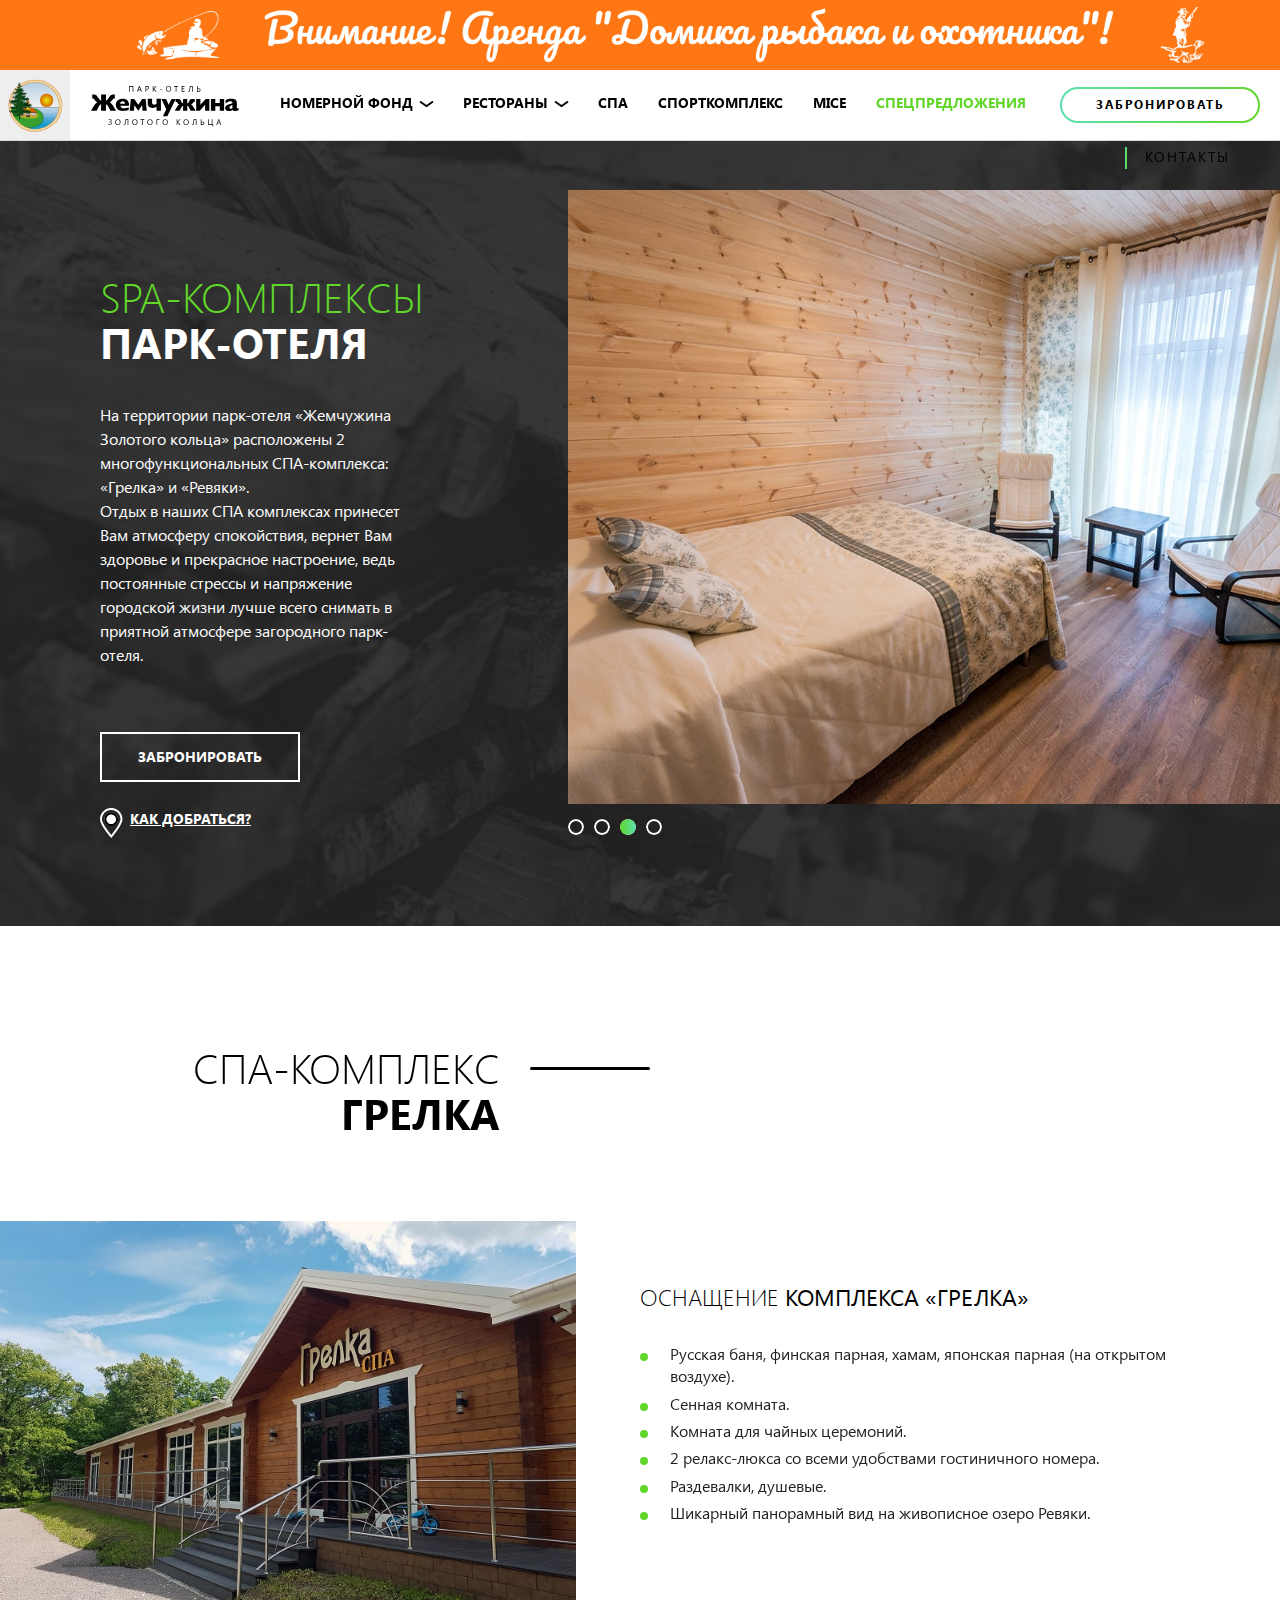
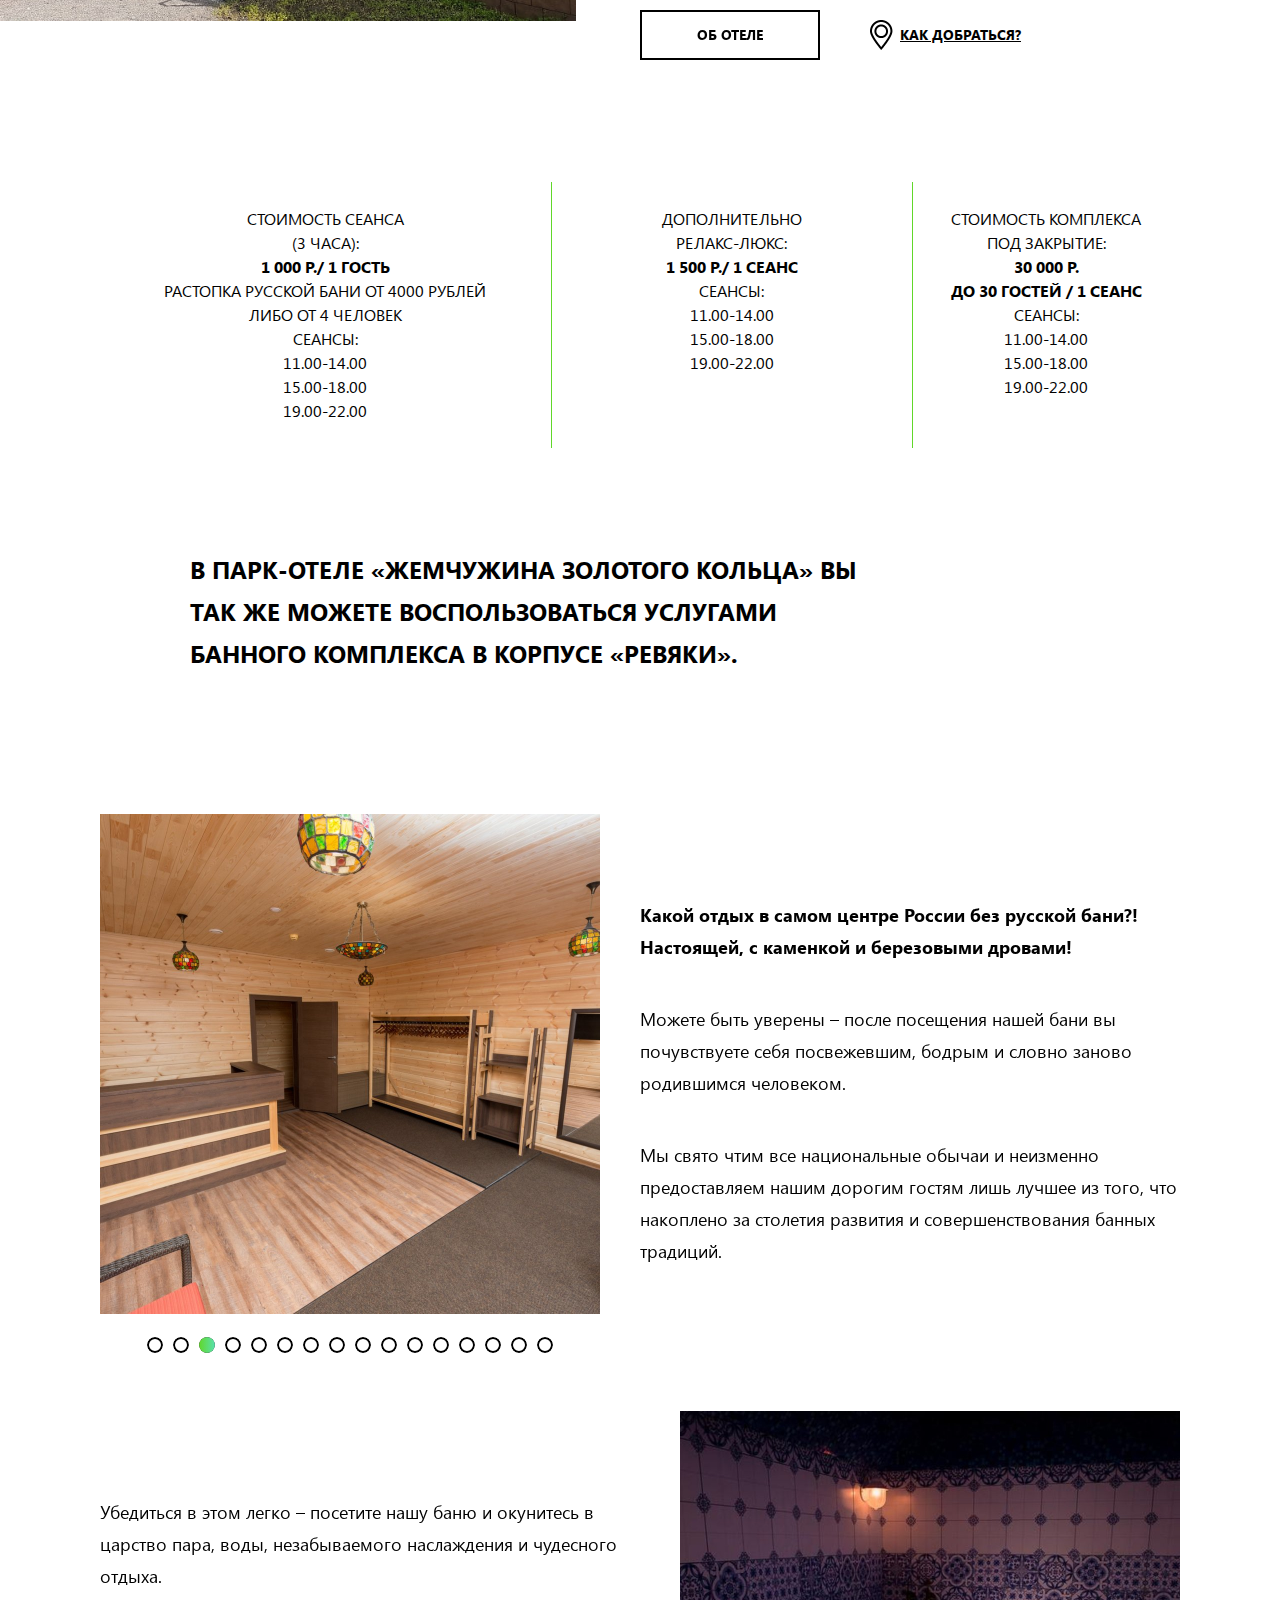
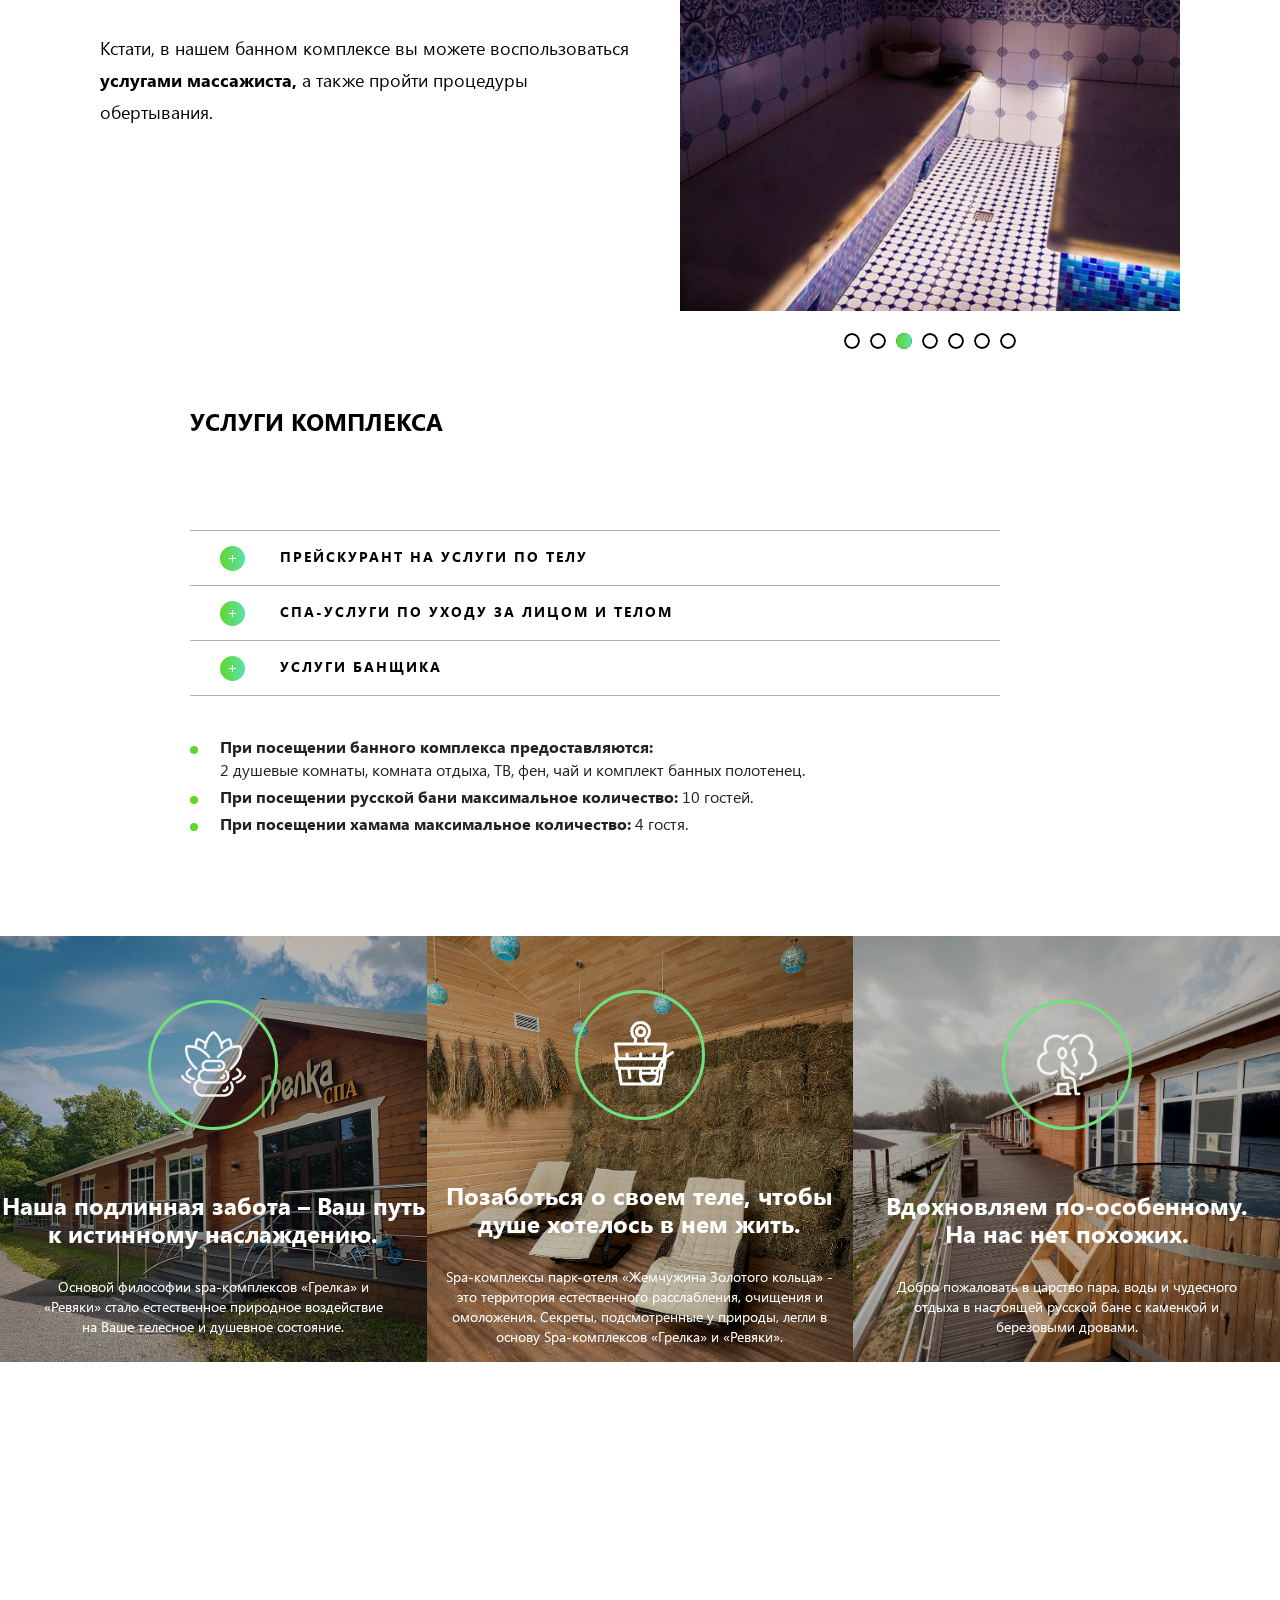
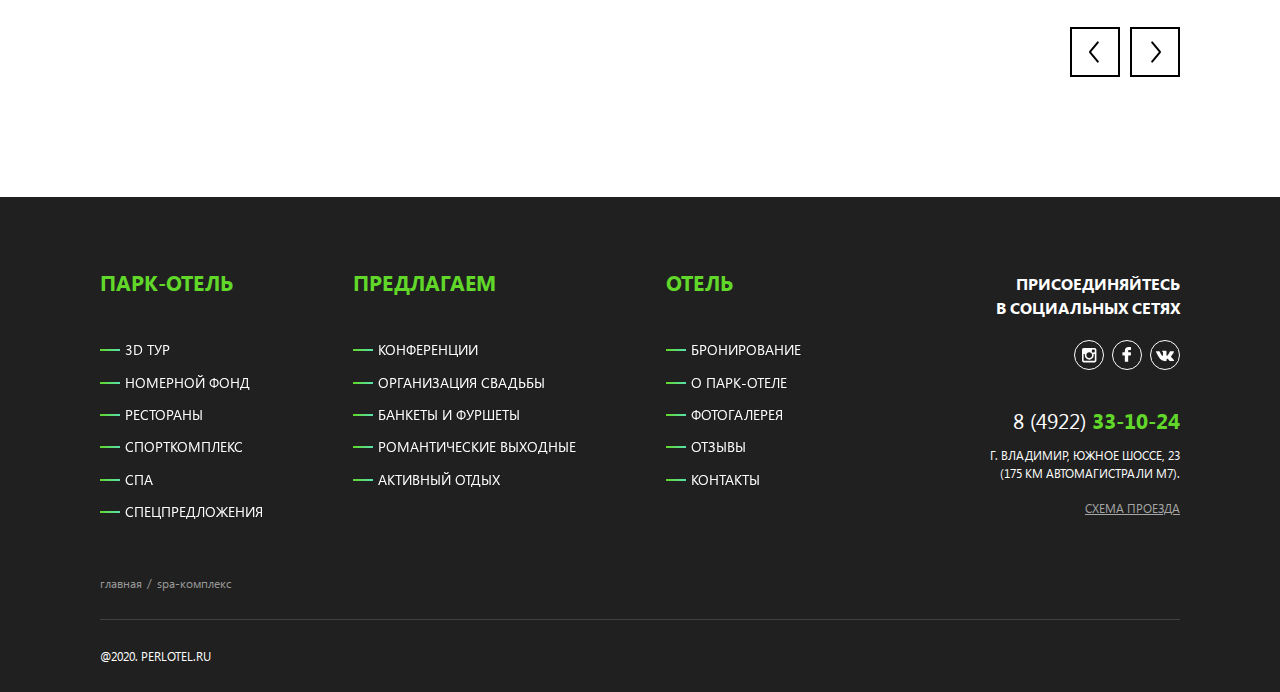
<file: index.html>
<!DOCTYPE html>
<html class="no-js" data-scrapbook-source="https://www.perlotel.ru/spa/" data-scrapbook-create="20200704050731559"><!--<![endif]-->
<head>
	<base>
	<title>SPA-комплекс - Жемчужина Золотого кольца</title>
	<meta name="description" content="Отдых в нашем СПА комплексе принесет Вам атмосферу спокойствия, вернет Вам здоровье и прекрасное настроение, ведь постоянные стрессы и напряжение городской жизни лучше всего снимать в приятно">
	<meta name="keywords" content="spa, комплекс">
	<meta name="robots" content="index, follow">

	<meta charset="UTF-8">
	<meta http-equiv="X-UA-Compatible" content="IE=edge,chrome=1">
	<meta name="viewport" content="width=device-width, initial-scale=1">
	<meta name="format-detection" content="telephone=no">
    
    
    <meta name="language" content="ru-RU">
    
    
    
    
    
    <meta property="og:image:type" content="image/png">
    
    
    
    
    
    
    
    
    <meta name="DC.type" content="Text">
    <meta name="DC.format" content="text/html">
    <meta name="DC.language" content="ru-RU">
    
	<link rel="stylesheet" href="normalize5.min.css">
	<link rel="stylesheet" href="swiper.min.css">
	<link rel="stylesheet" href="daterangepicker.min.css">
	<link rel="stylesheet" href="jquery-ui.min.css">
	<link rel="stylesheet" href="jquery-ui.structure.min.css">
	<link rel="stylesheet" href="jquery-ui.theme.min.css">
	<link rel="stylesheet" href="default-skin.css">
	<link rel="stylesheet" href="photoswipe.css">
	<link rel="stylesheet" href="style.css">
	<link rel="stylesheet" href="main.css">

	<link href="css.css" rel="stylesheet" type="text/css">
	<!-- SCRIPTS -->
	
	
	
	
	
	
	
	
	
	
	
	
	
	
	<!--[if IE]>
		<script src="https://html5shiv.googlecode.com/svn/trunk/html5.js"></script>
		
	<![endif]-->
	<!--[if lt IE 9]>
		<script src="template/js/html5-3.6-respond-1.1.0.min.js"></script>
	<![endif]-->
	
<style type="text/css" data-ymaps="css-modules">.ymaps-2-1-76-pie-chart,.ymaps-2-1-76-pie-chart-caption{position:absolute;display:block;font-family:Arial,sans;font-size:13px}.ymaps-2-1-76-pie-chart{text-align:center;background-size:100% 100%;overflow:visible;z-index:1}.ymaps-2-1-76-pie-chart-caption{-webkit-transform:translate(-50%,0);transform:translate(-50%,0);background-color:rgba(255,255,255,.8);border-radius:3px;padding:0 8px;line-height:24px;max-width:200px;box-sizing:border-box;text-overflow:ellipsis;overflow:hidden;white-space:nowrap;z-index:-1}.ymaps-2-1-76-pie-chart-content,.ymaps-2-1-76-pie-chart-icon{position:absolute;top:0;left:0;height:100%;width:100%}.ymaps-2-1-76-pie-chart-icon{z-index:0}.ymaps-2-1-76-pie-chart-content{z-index:1}
/**/
.ymaps-2-1-76-controls__bottom,.ymaps-2-1-76-controls__toolbar{position:absolute;width:100%}.ymaps-2-1-76-controls__toolbar_left{float:left;height:0}.ymaps-2-1-76-controls__toolbar_right{float:right;height:0}.ymaps-2-1-76-controls__control_toolbar{display:inline-block;vertical-align:top}.ymaps-2-1-76-controls__control{display:block;position:absolute;vertical-align:top}.ymaps-2-1-76-controls__control_visibility_hidden{display:none}
/**/
.ymaps-2-1-76-route-panel-button__button{display:block}.ymaps-2-1-76-route-panel-button__panel-icon{background-image:url("")}
/**/
.ymaps-2-1-76-tile-not-found{text-align:center;display:block;font-family:Arial,serif;font-size:10px;white-space:nowrap;position:absolute;top:40%;width:90%;left:10%;overflow:hidden}
/**/
.ymaps-2-1-76-map{position:relative;z-index:0;display:block;margin:0!important;padding:0!important;text-align:left!important;text-decoration:none!important;color:#000;font-weight:400!important;font-style:normal!important;line-height:normal;-webkit-tap-highlight-color:rgba(0,0,0,0);-webkit-print-color-adjust:exact;-webkit-transform:translate3d(0,0,0);transform:translate3d(0,0,0)}.ymaps-2-1-76-map-bg{background-image:url("");background-size:16px 16px}.ymaps-2-1-76-map ymaps,.ymaps-2-1-76-map ymaps:after,.ymaps-2-1-76-map ymaps:before{box-sizing:content-box}.ymaps-2-1-76-map iframe{position:static;opacity:1;margin:0;outline:0;box-shadow:none;border:0;border-radius:0;background:0 0;padding:0;max-width:unset;max-height:unset;min-width:unset;min-height:unset;vertical-align:top;user-select:none;-ms-user-select:none;-moz-user-select:none;-webkit-user-select:none}a .ymaps-2-1-76-map{text-decoration:none!important;color:#000;font-style:normal!important}.ymaps-2-1-76-fullscreen{overflow:hidden!important}.ymaps-2-1-76-touch-action-none{touch-action:none}.ymaps-2-1-76-user-selection-none,.ymaps-2-1-76-user-selection-none *{-webkit-tap-highlight-color:rgba(0,0,0,0);-webkit-touch-callout:none;-webkit-user-select:none;-moz-user-select:none;-ms-user-select:none;user-select:none}.ymaps-2-1-76-display-none{display:none!important}.ymaps-2-1-76-visibility-hidden{visibility:hidden!important}ymaps,ymaps canvas,ymaps input,ymaps svg{max-width:none;max-height:none}.ymaps-2-1-76-graphics-SVG svg{all:unset;overflow:hidden}.ymaps-2-1-76-ground-pane{will-change:transform}.ymaps-2-1-76-areas-pane,.ymaps-2-1-76-balloon-pane,.ymaps-2-1-76-controls-pane,.ymaps-2-1-76-controls__bottom,.ymaps-2-1-76-controls__toolbar,.ymaps-2-1-76-events-pane,.ymaps-2-1-76-ground-pane,.ymaps-2-1-76-panel-pane,.ymaps-2-1-76-places-pane,.ymaps-2-1-76-ruler-balloon-pane,.ymaps-2-1-76-ruler-line-pane,.ymaps-2-1-76-searchpanel-pane{left:0}.ymaps-2-1-76-controls-pane *,.ymaps-2-1-76-searchpanel-pane *{text-align:left}@media print{.ymaps-2-1-76-patched-for-print{background:0 0!important;display:list-item!important;list-style-position:inside!important}}.ymaps-2-1-76-patched-for-print-preload .ymaps-2-1-76-patched-for-print{background:0 0!important;display:list-item!important;list-style-position:inside!important}.ymaps-2-1-76-svg-icon-content{letter-spacing:-.5px;margin-left:-.5px}
/**/
.ymaps-2-1-76-inner-panes,.ymaps-2-1-76-outer-panes{display:block;position:absolute;padding:0!important;margin:0!important}.ymaps-2-1-76-inner-panes{overflow:hidden;width:100%;height:100%}.ymaps-2-1-76-outer-panes{width:0;height:0}
/**/
@media print{.ymaps-2-1-76-controls-pane{visibility:hidden}}
/**/
.ymaps-2-1-76-control-popup__spinner{-webkit-animation-name:spinner;animation-name:spinner;-webkit-animation-duration:1s;animation-duration:1s;-webkit-animation-iteration-count:infinite;animation-iteration-count:infinite;-webkit-animation-timing-function:linear;animation-timing-function:linear;overflow:hidden;position:relative}.ymaps-2-1-76-control-popup__spinner__circle{overflow:hidden;position:absolute;left:50%;top:0;width:100%;height:100%}.ymaps-2-1-76-control-popup__spinner__circle:before{content:'';border-radius:100%;box-shadow:inset 0 0 0 2px #fc0;position:absolute;left:-50%;top:0;width:100%;height:100%}.ymaps-2-1-76-control-popup-parent{position:relative;display:block}.ymaps-2-1-76-control-popup{position:absolute;top:100%;display:none;margin-top:13px;white-space:normal;-webkit-user-select:none;-moz-user-select:none;-ms-user-select:none;user-select:none;-webkit-transform:translate3d(0,0,0);transform:translate3d(0,0,0)}.ymaps-2-1-76-control-popup.ymaps-2-1-76-control-popup{padding-bottom:0}.ymaps-2-1-76-control-popup.ymaps-2-1-76-control-popup_open{display:block}.ymaps-2-1-76-control-popup.ymaps-2-1-76-control-popup_fullscreen{width:100%;margin-top:0;padding:0}.ymaps-2-1-76-control-popup.ymaps-2-1-76-control-popup_static{position:static;margin-top:0}.ymaps-2-1-76-control-popup__tail{display:block;position:absolute;z-index:10;border-left:13.4px solid transparent;border-right:13.4px solid transparent;border-bottom:13.4px solid rgba(0,0,0,.15);top:-12.4px}.ymaps-2-1-76-control-popup__tail-front{display:block;position:absolute;border-left:13px solid transparent;border-right:13px solid transparent;border-bottom:13px solid #fff;left:-13px;top:1.4px}.ymaps-2-1-76-control-popup.ymaps-2-1-76-control-popup_fullscreen .ymaps-2-1-76-control-popup__tail,.ymaps-2-1-76-control-popup.ymaps-2-1-76-control-popup_static>.ymaps-2-1-76-control-popup__tail{display:none}.ymaps-2-1-76-control-popup__header{display:none;line-height:20px;padding:9px 10px 4px;border-bottom:1px solid rgba(0,0,0,.2)}.ymaps-2-1-76-control-popup__icon{width:26px;height:26px;display:inline-block;vertical-align:middle;position:relative;top:-2px;padding-right:4px}.ymaps-2-1-76-control-popup__title{font-family:sans-serif;font-size:15px;-webkit-user-select:none;-moz-user-select:none;-ms-user-select:none;user-select:none;cursor:default}.ymaps-2-1-76-control-popup.ymaps-2-1-76-control-popup_fullscreen .ymaps-2-1-76-control-popup__header,.ymaps-2-1-76-control-popup.ymaps-2-1-76-control-popup_show-header .ymaps-2-1-76-control-popup__header{display:block}.ymaps-2-1-76-control-popup__hide{box-sizing:border-box!important;border-width:1px;border-style:solid;border-radius:3px;background-clip:border-box;color:#000;vertical-align:middle;text-decoration:none;font-family:Arial,Helvetica,sans-serif;cursor:pointer;-webkit-transition:background-color .15s ease-out,border-color .15s ease-out,opacity .15s ease-out;transition:background-color .15s ease-out,border-color .15s ease-out,opacity .15s ease-out;display:inline-block;text-align:left;height:28px;background-color:#fff;border-color:rgba(0,0,0,.2);float:right;position:relative;top:-4px}a.ymaps-2-1-76-control-popup__hide,a.ymaps-2-1-76-control-popup__hide:active,a.ymaps-2-1-76-control-popup__hide:hover,a.ymaps-2-1-76-control-popup__hide:link,a.ymaps-2-1-76-control-popup__hide:visited{color:#000!important;text-decoration:none!important}.ymaps-2-1-76-control-popup__hide-text{display:inline-block;position:relative;border:none;text-decoration:none;white-space:nowrap;font-size:13px;line-height:26px;padding:0 12px}.ymaps-2-1-76-control-popup__hide:hover{border-color:rgba(0,0,0,.3)}.ymaps-2-1-76-control-popup__hide.ymaps-2-1-76-_pressed,.ymaps-2-1-76-control-popup__hide:active{background-color:#f3f1ed}.ymaps-2-1-76-control-popup__hide.ymaps-2-1-76-_disabled{cursor:default;background-color:#ebebeb}.ymaps-2-1-76-control-popup__hide.ymaps-2-1-76-_disabled .ymaps-2-1-76-control-popup__hide-text{opacity:.5}.ymaps-2-1-76-control-popup__hide-icon{display:block;width:26px;height:26px;background-repeat:no-repeat;background-image:url("")}.ymaps-2-1-76-control-popup.ymaps-2-1-76-control-popup_static .ymaps-2-1-76-control-popup__hide{display:none}.ymaps-2-1-76-control-popup__content{display:block;overflow-x:hidden;min-width:40px;min-height:20px;background:#fff;-webkit-user-select:auto;-moz-user-select:auto;-ms-user-select:auto;user-select:auto}.ymaps-2-1-76-control-popup.ymaps-2-1-76-control-popup_fullscreen>.ymaps-2-1-76-control-popup__content{box-sizing:border-box;border:1px solid rgba(0,0,0,.2);border-bottom:0}.ymaps-2-1-76-control-popup__layout{display:block;overflow-y:auto}.ymaps-2-1-76-control-popup.ymaps-2-1-76-control-popup.ymaps-2-1-76-control-popup_content-loading .ymaps-2-1-76-control-popup__layout{display:block;overflow-y:visible;text-align:center;height:44px}.ymaps-2-1-76-control-popup__spinner{top:14px;left:6px;display:inline-block;width:16px;height:16px}@-webkit-keyframes spinner{0%{-webkit-transform:rotate(0deg);transform:rotate(0deg)}to{-webkit-transform:rotate(360deg);transform:rotate(360deg)}}@keyframes spinner{0%{-webkit-transform:rotate(0deg);transform:rotate(0deg)}to{-webkit-transform:rotate(360deg);transform:rotate(360deg)}}.ymaps-2-1-76-control-popup{-webkit-animation:none .25s ease-out;animation:none .25s ease-out}@-webkit-keyframes control-popup-show-animation{0%{margin-top:0;opacity:0;-webkit-transform:scale(.1,.1);transform:scale(.1,.1)}to{margin-top:13px;opacity:1;-webkit-transform:scale(1,1);transform:scale(1,1)}}@keyframes control-popup-show-animation{0%{margin-top:0;opacity:0;-webkit-transform:scale(.1,.1);transform:scale(.1,.1)}to{margin-top:13px;opacity:1;-webkit-transform:scale(1,1);transform:scale(1,1)}}@-webkit-keyframes control-popup-hide-animation{0%{margin-top:13px;opacity:1}to{margin-top:0;opacity:0;-webkit-transform:scale(.1,.1);transform:scale(.1,.1)}}@keyframes control-popup-hide-animation{0%{margin-top:13px;opacity:1}to{margin-top:0;opacity:0;-webkit-transform:scale(.1,.1);transform:scale(.1,.1)}}@-webkit-keyframes control-popup-show-animation-fullscreen{0%{margin-top:-30px;opacity:0}to{margin-top:0;opacity:1}}@keyframes control-popup-show-animation-fullscreen{0%{margin-top:-30px;opacity:0}to{margin-top:0;opacity:1}}@-webkit-keyframes control-popup-hide-animation-fullscreen{0%{margin-top:0;opacity:1}to{margin-top:-30px;opacity:0}}@keyframes control-popup-hide-animation-fullscreen{0%{margin-top:0;opacity:1}to{margin-top:-30px;opacity:0}}
/**/
.ymaps-2-1-76-popup{display:none;position:absolute;z-index:32700;padding:1px}
/**/
.ymaps-2-1-76-popup_theme_ffffff{-webkit-box-shadow:inset 0 0 0 1px rgba(0,0,0,.15),0 8px 30px -5px rgba(0,0,0,.5);-moz-box-shadow:inset 1px 1px 10px #aaa;box-shadow:inset 0 0 0 1px rgba(0,0,0,.15),0 8px 30px -5px rgba(0,0,0,.5)}.ymaps-2-1-76-popup_theme_ffffff .ymaps-2-1-76-popup__content{background:#fff}.ymaps-2-1-76-popup_theme_ffffff .ymaps-2-1-76-popup__tail{background:rgba(0,0,0,.15);background:-webkit-linear-gradient(45deg,rgba(0,0,0,.15) 50%,rgba(0,0,0,0) 50%);background:-moz-linear-gradient(45deg,rgba(0,0,0,.15) 50%,rgba(0,0,0,0) 50%);background:-o-linear-gradient(45deg,rgba(0,0,0,.15) 50%,rgba(0,0,0,0) 50%)}.ymaps-2-1-76-popup_theme_ffffff .ymaps-2-1-76-popup__tail:after{background-color:#fff}
/**/
.ymaps-2-1-76-copyright{position:relative;z-index:1;display:block;height:20px;top:-25px;float:right;margin-right:3px;margin-left:10px}.ymaps-2-1-76-copyright_float_left{float:left}.ymaps-2-1-76-copyright_fog_yes{float:none}.ymaps-2-1-76-copyright__wrap{display:block;overflow:hidden}.ymaps-2-1-76-copyright__layout{position:relative;z-index:1;top:1px;display:table;float:right}.ymaps-2-1-76-copyright__content-cell,.ymaps-2-1-76-copyright__logo-cell{display:table-cell;vertical-align:top}.ymaps-2-1-76-copyright__logo-cell{padding-left:4px}.ymaps-2-1-76-copyright__content-cell{height:20px}.ymaps-2-1-76-copyright__content{display:inline-block;float:right;padding:0 4px 1px;white-space:nowrap;border-radius:3px;background-color:rgba(255,255,255,.75);font:11px/14px Verdana,Arial,sans-serif}.ymaps-2-1-76-copyright_fog_yes .ymaps-2-1-76-copyright__content{background-color:transparent}.ymaps-2-1-76-copyright_fog_yes .ymaps-2-1-76-copyright__wrap{margin-left:17px}.ymaps-2-1-76-copyright_fog_yes:after{position:absolute;z-index:-1;top:1px;right:50px;left:17px;height:15px;content:'';border-radius:0 3px 3px 0;background-color:rgba(255,255,255,.75)}.ymaps-2-1-76-copyright_logo_no.ymaps-2-1-76-copyright_fog_yes:after{right:0}.ymaps-2-1-76-copyright_logo_no .ymaps-2-1-76-copyright__logo-cell,.ymaps-2-1-76-copyright_providers_no .ymaps-2-1-76-copyright__text,.ymaps-2-1-76-copyright_ua_no .ymaps-2-1-76-copyright__agreement,.ymaps-2-1-76-copyright_ua_no.ymaps-2-1-76-copyright_providers_no .ymaps-2-1-76-copyright__content-cell{display:none}.ymaps-2-1-76-copyright__fog{position:absolute;z-index:2;top:1px;left:0;display:none;width:12px;height:15px;padding-left:5px;border-radius:3px 0 0 3px;background:rgba(255,255,255,.75);font:11px/14px Verdana,Arial,sans-serif}.ymaps-2-1-76-copyright_fog_yes .ymaps-2-1-76-copyright__fog{display:block}.ymaps-2-1-76-copyright__extend{margin-left:.4em}.ymaps-2-1-76-copyright__link{text-decoration:underline!important;color:#333!important}.ymaps-2-1-76-copyright__link:hover{color:#c00!important}
/**/
.ymaps-2-1-76-copyright__logo{display:block;width:46px;height:20px;position:relative;top:-2px;opacity:.7;background-position:0 100%;background-repeat:no-repeat;background-image:url("")}.ymaps-2-1-76-copyright_color_white .ymaps-2-1-76-copyright__logo{opacity:.95;background-image:url("")}.ymaps-2-1-76-copyright .ymaps-2-1-76-copyright__logo:hover{opacity:1}.ymaps-2-1-76-copyright__logo_lang_en{background-image:url("")}.ymaps-2-1-76-copyright_color_white .ymaps-2-1-76-copyright__logo_lang_en{background-image:url("")}
/**/
.ymaps-2-1-76-gotoymaps{display:inline-block;margin:2px 5px 0 0;padding:0 8px;user-select:none;-ms-user-select:none;-moz-user-select:none;-webkit-user-select:none}.ymaps-2-1-76-gotoymaps-container{display:-webkit-box;-webkit-box-align:center;display:-webkit-flex;display:flex;border-radius:3px;background-color:#fff;cursor:pointer;overflow:hidden;white-space:nowrap;height:24px;box-shadow:0 1px 2px 1px rgba(0,0,0,.15),0 2px 5px -3px rgba(0,0,0,.15)}.ymaps-2-1-76-gotoymaps-container__pin{background:url("") no-repeat;width:12px;height:18px;margin:auto 6px}.ymaps-2-1-76-gotoymaps-container__text{margin-right:6px;font-family:Arial;font-size:12px;font-weight:400;font-style:normal;font-stretch:normal;line-height:normal;letter-spacing:normal;text-align:left;display:-webkit-box;display:-webkit-flex;display:flex}.ymaps-2-1-76-gotoymaps-container__text-container{margin:auto;height:24px;line-height:24px}.ymaps-2-1-76-gotoymaps-container__text-container ymaps{white-space:nowrap;overflow:hidden}.ymaps-2-1-76-gotoymaps-container__text-container_animate{-webkit-animation:ymaps-2-1-76-inception_maps_button_flick 300ms 1 ease-in-out;animation:ymaps-2-1-76-inception_maps_button_flick 300ms 1 ease-in-out}.ymaps-2-1-76-gotoymaps-container__text-container>*{margin:auto;display:block;opacity:1;-webkit-transition:opacity 300ms;transition:opacity 300ms}.ymaps-2-1-76-gotoymaps-container__text-container>_in{opacity:0}.ymaps-2-1-76-gotoymaps-container__text-container>_out{opacity:0;position:absolute}@-webkit-keyframes ymaps-2-1-76-inception_maps_button_flick{0%{-webkit-transform:translateY(-25px);transform:translateY(-25px)}to{-webkit-transform:translateY(0);transform:translateY(0)}}@keyframes ymaps-2-1-76-inception_maps_button_flick{0%{-webkit-transform:translateY(-25px);transform:translateY(-25px)}to{-webkit-transform:translateY(0);transform:translateY(0)}}
/**/
.ymaps-2-1-76-map-copyrights-promo{position:absolute;bottom:0;left:0;height:34px}@media print{.ymaps-2-1-76-map-copyrights-promo{visibility:hidden}}
/**/
.ymaps-2-1-76-panorama-screen{display:block;position:relative;overflow:hidden;background:#687d86;background:url("") center/cover no-repeat}.ymaps-2-1-76-panorama-screen__canvas{display:block;width:100%;height:100%}.ymaps-2-1-76-panorama-screen iframe{max-width:unset;max-height:unset;min-width:unset;min-height:unset}
/**/
.ymaps-2-1-76-panorama-control__inception{position:absolute;text-align:left;top:0;left:0}.ymaps-2-1-76-panorama-control__zoom{position:absolute;bottom:16px;left:16px;z-index:10}.ymaps-2-1-76-panorama-control__zoom-in,.ymaps-2-1-76-panorama-control__zoom-out{display:block;margin:8px 0}.ymaps-2-1-76-panorama-control__top-right{position:absolute;top:16px;right:16px;z-index:10}.ymaps-2-1-76-panorama-control__name{display:inline-block}.ymaps-2-1-76-panorama-control__close,.ymaps-2-1-76-panorama-control__fullscreen{display:inline-block;margin:0 4px}.ymaps-2-1-76-panorama-control__name{font-family:Arial,Helvetica,sans-serif;font-size:18px;color:rgba(255,255,255,.85);text-shadow:0 2px 2px rgba(0,0,0,.8);line-height:38px;max-width:370px;white-space:nowrap;text-decoration:none;text-overflow:ellipsis;overflow:hidden;margin:0 12px;vertical-align:middle}.ymaps-2-1-76-panorama-control__copyright{position:absolute;bottom:10px;right:0}.ymaps-2-1-76-panorama-control__copyright-link{border-radius:3px;background:rgba(255,255,255,.75);padding:0 4px 1px;margin:0 2px;line-height:14px!important;font:11px Verdana,Arial,sans-serif!important;text-decoration:underline!important;color:#000!important}.ymaps-2-1-76-panorama-control__copyright-link:hover{color:#c00!important}.ymaps-2-1-76-panorama-control__copyright-logo{display:inline-block;vertical-align:bottom;margin:0 2px;width:50px;height:20px;background-size:contain;-webkit-transform:translate3d(0,0,0);transform:translate3d(0,0,0)}.ymaps-2-1-76-panorama-control__close.ymaps-2-1-76-_hidden,.ymaps-2-1-76-panorama-control__copyright-link.ymaps-2-1-76-_hidden,.ymaps-2-1-76-panorama-control__copyright-logo.ymaps-2-1-76-_hidden,.ymaps-2-1-76-panorama-control__fullscreen.ymaps-2-1-76-_hidden,.ymaps-2-1-76-panorama-control__inception.ymaps-2-1-76-_hidden,.ymaps-2-1-76-panorama-control__logo.ymaps-2-1-76-_hidden,.ymaps-2-1-76-panorama-control__name.ymaps-2-1-76-_hidden,.ymaps-2-1-76-panorama-control__zoom.ymaps-2-1-76-_hidden{display:none!important}@media print{.ymaps-2-1-76-panorama-control__name{color:rgba(255,255,255,.85)!important;text-shadow:0 2px 2px rgba(0,0,0,.8)!important;right:20px!important}.ymaps-2-1-76-panorama-control__close,.ymaps-2-1-76-panorama-control__fullscreen,.ymaps-2-1-76-panorama-control__inception,.ymaps-2-1-76-panorama-control__name,.ymaps-2-1-76-panorama-control__zoom{display:none!important}}
/**/
.ymaps-2-1-76-panorama-fault{display:block;position:relative;width:100%;height:100%;z-index:5}.ymaps-2-1-76-panorama-fault__msg{width:500px;position:absolute;top:50%;left:50%;-webkit-transform:translate(-50%,-50%);transform:translate(-50%,-50%)}.ymaps-2-1-76-panorama-fault__icon{float:left;width:110px;height:110px;background:url("") center/contain no-repeat;margin-right:30px}.ymaps-2-1-76-panorama-fault__text{font:26px Arial;line-height:36px;color:#fff;padding:6px}
/**/
.ymaps-2-1-76-panorama-unsupported{display:table;position:relative;width:100%;height:100%;z-index:5;text-align:center}.ymaps-2-1-76-panorama-unsupported__msg{display:table-cell;height:100%;vertical-align:middle;min-width:200px}.ymaps-2-1-76-panorama-unsupported__text,.ymaps-2-1-76-panorama-unsupported__title{display:block;text-align:center;color:#fff;font-family:Arial}.ymaps-2-1-76-panorama-unsupported__title{font-size:22px;line-height:24px;margin-bottom:48px}.ymaps-2-1-76-panorama-unsupported__title.ymaps-2-1-76-_hidden{display:none}.ymaps-2-1-76-panorama-unsupported__text{font-size:16px;line-height:22px}
/**/
.ymaps-2-1-76-float-button{background-color:#fff;border-color:transparent;box-shadow:0 1px 2px 1px rgba(0,0,0,.15),0 2px 5px -3px rgba(0,0,0,.15);box-sizing:border-box!important;border-width:1px;border-style:solid;border-radius:3px;background-clip:border-box;color:#000;vertical-align:middle;text-decoration:none;font-family:Arial,Helvetica,sans-serif;cursor:pointer;-webkit-transition:background-color .15s ease-out,border-color .15s ease-out,opacity .15s ease-out;transition:background-color .15s ease-out,border-color .15s ease-out,opacity .15s ease-out;display:inline-block;text-align:left;height:28px}a.ymaps-2-1-76-float-button,a.ymaps-2-1-76-float-button:active,a.ymaps-2-1-76-float-button:hover,a.ymaps-2-1-76-float-button:link,a.ymaps-2-1-76-float-button:visited{color:#000!important;text-decoration:none!important}.ymaps-2-1-76-float-button-text{position:relative;border:none;text-decoration:none;white-space:nowrap;font-size:13px;line-height:26px;padding:0 12px}.ymaps-2-1-76-float-button.ymaps-2-1-76-_pressed,.ymaps-2-1-76-float-button:active{background-color:#f3f1ed}.ymaps-2-1-76-float-button.ymaps-2-1-76-_disabled{cursor:default;background-color:#ebebeb}.ymaps-2-1-76-float-button.ymaps-2-1-76-_disabled .ymaps-2-1-76-float-button-text{opacity:.5}.ymaps-2-1-76-float-button.ymaps-2-1-76-_checked{background-color:#ffeba0}.ymaps-2-1-76-float-button.ymaps-2-1-76-_checked.ymaps-2-1-76-_pressed,.ymaps-2-1-76-float-button.ymaps-2-1-76-_checked:active{background-color:#fee481}.ymaps-2-1-76-float-button.ymaps-2-1-76-_checked.ymaps-2-1-76-_disabled{background-color:#d9d9d9!important}.ymaps-2-1-76-float-button{position:relative;padding-left:26px;overflow:hidden}.ymaps-2-1-76-float-button.ymaps-2-1-76-_hidden-icon{padding-left:0}.ymaps-2-1-76-float-button-icon{position:absolute;left:0}.ymaps-2-1-76-float-button-text{display:block;overflow:hidden;text-overflow:ellipsis;padding-left:12px;padding-right:12px}.ymaps-2-1-76-float-button-icon+.ymaps-2-1-76-float-button-text{padding-left:4px}.ymaps-2-1-76-float-button.ymaps-2-1-76-_hidden-icon .ymaps-2-1-76-float-button-icon,.ymaps-2-1-76-float-button.ymaps-2-1-76-_hidden-text .ymaps-2-1-76-float-button-text{display:none}.ymaps-2-1-76-float-button.ymaps-2-1-76-_hidden-icon .ymaps-2-1-76-float-button-text{padding-left:12px}.ymaps-2-1-76-float-button.ymaps-2-1-76-_pin_left{border-top-right-radius:0!important;border-bottom-right-radius:0!important;position:relative;z-index:2}.ymaps-2-1-76-float-button.ymaps-2-1-76-_pin_left.ymaps-2-1-76-_checked,.ymaps-2-1-76-float-button.ymaps-2-1-76-_pin_right.ymaps-2-1-76-_checked{z-index:1}.ymaps-2-1-76-float-button.ymaps-2-1-76-_pin_right{border-top-left-radius:0!important;border-bottom-left-radius:0!important;position:relative;z-index:2}.ymaps-2-1-76-float-button-icon{display:inline-block;width:16px;height:16px;border:5px solid transparent;background-repeat:no-repeat;background-position:center;vertical-align:top}.ymaps-2-1-76-_disabled .ymaps-2-1-76-float-button-icon{opacity:.5}.ymaps-2-1-76-float-button-icon_icon_geolocation{background-image:url("")}.ymaps-2-1-76-float-button-icon_icon_ruler{background-image:url("")}.ymaps-2-1-76-float-button-icon_icon_fold{background-image:url("")}.ymaps-2-1-76-float-button-icon_icon_plus{background-image:url("")}.ymaps-2-1-76-float-button-icon_icon_minus{background-image:url("")}.ymaps-2-1-76-float-button-icon_icon_layers{background-image:url("")}.ymaps-2-1-76-float-button-icon_icon_expand{background-image:url("")}.ymaps-2-1-76-float-button-icon_icon_collapse{background-image:url("")}.ymaps-2-1-76-float-button-icon_icon_magnifier{background-image:url("")}.ymaps-2-1-76-float-button-icon_icon_routes{background-image:url("")}
/**/
.ymaps-2-1-76-node-size-parent-style{visibility:hidden!important;position:absolute;overflow:hidden;width:0;height:0;display:block;zoom:1!important}.ymaps-2-1-76-node-size-parent-pane-style{visibility:hidden!important;position:relative;overflow:visible;display:block;zoom:1!important}.ymaps-2-1-76-node-size-node-style,.ymaps-2-1-76-node-size-w3c-box-model-test{overflow:hidden!important;overflow-x:hidden!important;overflow-y:hidden!important}.ymaps-2-1-76-node-size-node-style{position:absolute!important;zoom:1!important;display:block!important}.ymaps-2-1-76-node-size-w3c-box-model-test{width:100px!important;border-left-width:10px!important}.ymaps-2-1-76-node-size-no-scrolls-test,.ymaps-2-1-76-node-size-paddings-test{display:block!important;overflow:hidden!important;overflow-x:hidden!important;overflow-y:hidden!important}.ymaps-2-1-76-node-size-paddings-test{border-width:0!important;width:0!important;height:0!important}.ymaps-2-1-76-node-size-no-scrolls-test{position:absolute!important;left:0!important;top:0!important;width:100px!important;height:100px!important;visibility:visible!important}.ymaps-2-1-76-node-size-scrolls-test{overflow:scroll!important;overflow-x:scroll!important;overflow-y:scroll!important}
/**/
.ymaps-2-1-76-panorama-gotoymaps{display:inline-block}.ymaps-2-1-76-panorama-gotoymaps_align{padding:3px 0 0 3px}.ymaps-2-1-76-panorama-gotoymaps-container{display:-webkit-box;-webkit-box-align:center;display:-webkit-flex;display:flex;border-radius:16px;background-color:rgba(255,255,255,.8);cursor:pointer;white-space:nowrap;height:32px;box-shadow:0 2px 3px 1px rgba(0,0,0,.2);margin:16px 5px 5px 16px}.ymaps-2-1-76-panorama-gotoymaps-container__pin{background:url("") no-repeat;width:12px;height:18px;margin:auto 8px auto 13px}.ymaps-2-1-76-panorama-gotoymaps-container__pin_align{margin:auto 10px}.ymaps-2-1-76-panorama-gotoymaps-container__text{margin-right:13px;font-family:Arial;font-size:13px;font-weight:400;font-style:normal;font-stretch:normal;line-height:normal;letter-spacing:normal;text-align:left;display:-webkit-box;display:-webkit-flex;display:flex}.ymaps-2-1-76-panorama-gotoymaps-container__text-container{margin:auto;height:100%;display:table}.ymaps-2-1-76-panorama-gotoymaps-container__text-container ymaps{display:table-cell;vertical-align:middle}.ymaps-2-1-76-panorama-gotoymaps-container__text-container>*{margin:auto;display:block;opacity:1;-webkit-transition:opacity 300ms;transition:opacity 300ms}
/**/
.ymaps-2-1-76-cluster-night-content{color:#fff}
/**/
.ymaps-2-1-76-islets_icon-with-caption__caption-block{position:absolute;top:-37px}.ymaps-2-1-76-islets_icon-with-caption__caption-block .ymaps-2-1-76-islets_icon-caption{padding-left:20px}
/**/
.ymaps-2-1-76-circle-icon-with-caption__caption-block{position:absolute;top:-13px}.ymaps-2-1-76-circle-icon-with-caption__caption-block .ymaps-2-1-76-islets_icon-caption{padding-left:16px}
/**/
.ymaps-2-1-76-islets_pictogram-icon-with-caption__caption-block{position:absolute;top:-50px}.ymaps-2-1-76-islets_pictogram-icon-with-caption__caption-block .ymaps-2-1-76-islets_icon-caption{padding-left:30px}
/**/
.ymaps-2-1-76-islets_pictogram-circle-icon-with-caption__caption-block{position:absolute;top:-13px}.ymaps-2-1-76-islets_pictogram-circle-icon-with-caption__caption-block .ymaps-2-1-76-islets_icon-caption{padding-left:24px}
/**/
.ymaps-2-1-76-placemark{position:absolute;z-index:1;right:2px;bottom:12px;height:28px;background-repeat:repeat-x;background-position:0 -60px;background-size:auto!important}.ymaps-2-1-76-placemark__content{position:relative;z-index:5;display:block;width:auto;height:27px;margin:0 -3px;text-align:center;white-space:nowrap;color:#000;font:13px Arial,sans-serif}.ymaps-2-1-76-placemark__content-inner{display:block;overflow:hidden;margin-top:6px;margin-left:5px;margin-right:5px;height:15px}.ymaps-2-1-76-placemark__content-inner>*{display:block}.ymaps-2-1-76-placemark_state_active .ymaps-2-1-76-placemark__content{margin-right:-9px}.ymaps-2-1-76-placemark__l{width:13px}.ymaps-2-1-76-placemark__l,.ymaps-2-1-76-placemark__r{position:absolute;z-index:4;display:block;height:27px}.ymaps-2-1-76-placemark__l{left:-13px;background-position:0 0}.ymaps-2-1-76-placemark__r{right:-14px;width:14px;background-position:-14px 0}.ymaps-2-1-76-placemark_state_active .ymaps-2-1-76-placemark__r{right:-26px;width:26px;height:41px;background-position:-80px 0}
/**/
.ymaps-2-1-76-placemark_theme_black,.ymaps-2-1-76-placemark_theme_black .ymaps-2-1-76-placemark__l,.ymaps-2-1-76-placemark_type_blank.ymaps-2-1-76-placemark_theme_black .ymaps-2-1-76-placemark__r{background-image:url("")}.ymaps-2-1-76-placemark_theme_black .ymaps-2-1-76-placemark__r{background-image:url("")}.ymaps-2-1-76-placemark_theme_blue,.ymaps-2-1-76-placemark_theme_blue .ymaps-2-1-76-placemark__l,.ymaps-2-1-76-placemark_type_blank.ymaps-2-1-76-placemark_theme_blue .ymaps-2-1-76-placemark__r{background-image:url("")}.ymaps-2-1-76-placemark_theme_blue .ymaps-2-1-76-placemark__r{background-image:url("")}.ymaps-2-1-76-placemark_theme_brown,.ymaps-2-1-76-placemark_theme_brown .ymaps-2-1-76-placemark__l,.ymaps-2-1-76-placemark_type_blank.ymaps-2-1-76-placemark_theme_brown .ymaps-2-1-76-placemark__r{background-image:url("")}.ymaps-2-1-76-placemark_theme_brown .ymaps-2-1-76-placemark__r{background-image:url("")}.ymaps-2-1-76-placemark_theme_red,.ymaps-2-1-76-placemark_theme_red .ymaps-2-1-76-placemark__l,.ymaps-2-1-76-placemark_type_blank.ymaps-2-1-76-placemark_theme_red .ymaps-2-1-76-placemark__r{background-image:url("")}.ymaps-2-1-76-placemark_theme_red .ymaps-2-1-76-placemark__r{background-image:url("")}.ymaps-2-1-76-placemark_theme_darkblue,.ymaps-2-1-76-placemark_theme_darkblue .ymaps-2-1-76-placemark__l,.ymaps-2-1-76-placemark_type_blank.ymaps-2-1-76-placemark_theme_darkblue .ymaps-2-1-76-placemark__r{background-image:url("")}.ymaps-2-1-76-placemark_theme_darkblue .ymaps-2-1-76-placemark__r{background-image:url("")}.ymaps-2-1-76-placemark_theme_darkorange,.ymaps-2-1-76-placemark_theme_darkorange .ymaps-2-1-76-placemark__l,.ymaps-2-1-76-placemark_type_blank.ymaps-2-1-76-placemark_theme_darkorange .ymaps-2-1-76-placemark__r{background-image:url("")}.ymaps-2-1-76-placemark_theme_darkorange .ymaps-2-1-76-placemark__r{background-image:url("")}.ymaps-2-1-76-placemark_theme_night,.ymaps-2-1-76-placemark_theme_night .ymaps-2-1-76-placemark__l,.ymaps-2-1-76-placemark_type_blank.ymaps-2-1-76-placemark_theme_night .ymaps-2-1-76-placemark__r{background-image:url("")}.ymaps-2-1-76-placemark_theme_night .ymaps-2-1-76-placemark__r{background-image:url("")}.ymaps-2-1-76-placemark_theme_pink,.ymaps-2-1-76-placemark_theme_pink .ymaps-2-1-76-placemark__l,.ymaps-2-1-76-placemark_type_blank.ymaps-2-1-76-placemark_theme_pink .ymaps-2-1-76-placemark__r{background-image:url("")}.ymaps-2-1-76-placemark_theme_pink .ymaps-2-1-76-placemark__r{background-image:url("")}.ymaps-2-1-76-placemark_theme_gray,.ymaps-2-1-76-placemark_theme_gray .ymaps-2-1-76-placemark__l,.ymaps-2-1-76-placemark_theme_grey,.ymaps-2-1-76-placemark_type_blank.ymaps-2-1-76-placemark_theme_gray .ymaps-2-1-76-placemark__r{background-image:url("")}.ymaps-2-1-76-placemark_theme_gray .ymaps-2-1-76-placemark__r{background-image:url("")}.ymaps-2-1-76-placemark_theme_grey .ymaps-2-1-76-placemark__l,.ymaps-2-1-76-placemark_type_blank.ymaps-2-1-76-placemark_theme_grey .ymaps-2-1-76-placemark__r{background-image:url("")}.ymaps-2-1-76-placemark_theme_grey .ymaps-2-1-76-placemark__r{background-image:url("")}.ymaps-2-1-76-placemark_theme_darkgreen,.ymaps-2-1-76-placemark_theme_darkgreen .ymaps-2-1-76-placemark__l,.ymaps-2-1-76-placemark_type_blank.ymaps-2-1-76-placemark_theme_darkgreen .ymaps-2-1-76-placemark__r{background-image:url("")}.ymaps-2-1-76-placemark_theme_darkgreen .ymaps-2-1-76-placemark__r{background-image:url("")}.ymaps-2-1-76-placemark_theme_violet,.ymaps-2-1-76-placemark_theme_violet .ymaps-2-1-76-placemark__l,.ymaps-2-1-76-placemark_type_blank.ymaps-2-1-76-placemark_theme_violet .ymaps-2-1-76-placemark__r{background-image:url("")}.ymaps-2-1-76-placemark_theme_violet .ymaps-2-1-76-placemark__r{background-image:url("")}.ymaps-2-1-76-placemark_theme_yellow,.ymaps-2-1-76-placemark_theme_yellow .ymaps-2-1-76-placemark__l,.ymaps-2-1-76-placemark_type_blank.ymaps-2-1-76-placemark_theme_yellow .ymaps-2-1-76-placemark__r{background-image:url("")}.ymaps-2-1-76-placemark_theme_yellow .ymaps-2-1-76-placemark__r{background-image:url("")}.ymaps-2-1-76-placemark_theme_green,.ymaps-2-1-76-placemark_theme_green .ymaps-2-1-76-placemark__l,.ymaps-2-1-76-placemark_type_blank.ymaps-2-1-76-placemark_theme_green .ymaps-2-1-76-placemark__r{background-image:url("")}.ymaps-2-1-76-placemark_theme_green .ymaps-2-1-76-placemark__r{background-image:url("")}.ymaps-2-1-76-placemark_theme_orange,.ymaps-2-1-76-placemark_theme_orange .ymaps-2-1-76-placemark__l,.ymaps-2-1-76-placemark_type_blank.ymaps-2-1-76-placemark_theme_orange .ymaps-2-1-76-placemark__r{background-image:url("")}.ymaps-2-1-76-placemark_theme_orange .ymaps-2-1-76-placemark__r{background-image:url("")}.ymaps-2-1-76-placemark_theme_lightblue,.ymaps-2-1-76-placemark_theme_lightblue .ymaps-2-1-76-placemark__l,.ymaps-2-1-76-placemark_type_blank.ymaps-2-1-76-placemark_theme_lightblue .ymaps-2-1-76-placemark__r{background-image:url("")}.ymaps-2-1-76-placemark_theme_lightblue .ymaps-2-1-76-placemark__r{background-image:url("")}.ymaps-2-1-76-placemark_theme_olive,.ymaps-2-1-76-placemark_theme_olive .ymaps-2-1-76-placemark__l,.ymaps-2-1-76-placemark_type_blank.ymaps-2-1-76-placemark_theme_olive .ymaps-2-1-76-placemark__r{background-image:url("")}.ymaps-2-1-76-placemark_theme_olive .ymaps-2-1-76-placemark__r{background-image:url("")}
/**/
.ymaps-2-1-76-placemark_type_blank{width:28px;background-position:0 0;background-repeat:no-repeat}.ymaps-2-1-76-placemark_type_blank.ymaps-2-1-76-placemark_state_active{background-image:none;width:0}.ymaps-2-1-76-placemark_type_blank .ymaps-2-1-76-placemark__content{position:absolute;top:0;z-index:6;margin:0!important;width:27px;background:0 0}.ymaps-2-1-76-placemark_type_blank.ymaps-2-1-76-placemark_state_active .ymaps-2-1-76-placemark__content{left:-8px}.ymaps-2-1-76-placemark_type_blank .ymaps-2-1-76-placemark__l,.ymaps-2-1-76-placemark_type_blank .ymaps-2-1-76-placemark__r{display:none}.ymaps-2-1-76-placemark_state_active.ymaps-2-1-76-placemark_type_blank .ymaps-2-1-76-placemark__r{display:block;background-position:-36px 0!important;right:-28px;width:36px}
/**/

/**/
.ymaps-2-1-76-islets_button-icon,.ymaps-2-1-76-islets_button-icon_collapse,.ymaps-2-1-76-islets_button-icon_expand,.ymaps-2-1-76-islets_button-icon_fold,.ymaps-2-1-76-islets_button-icon_geolocation,.ymaps-2-1-76-islets_button-icon_h-collapse,.ymaps-2-1-76-islets_button-icon_h-expand,.ymaps-2-1-76-islets_button-icon_layers,.ymaps-2-1-76-islets_button-icon_loupe,.ymaps-2-1-76-islets_button-icon_minus,.ymaps-2-1-76-islets_button-icon_pano,.ymaps-2-1-76-islets_button-icon_plus,.ymaps-2-1-76-islets_button-icon_routes,.ymaps-2-1-76-islets_button-icon_ruler,.ymaps-2-1-76-islets_button-icon_settings{display:block;height:100%;background-position:50% 50%;background-repeat:no-repeat}.ymaps-2-1-76-islets_button-icon_geolocation{background-image:url("")}.ymaps-2-1-76-islets_button-icon_ruler{background-image:url("")}.ymaps-2-1-76-islets_button-icon_fold{background-image:url("")}.ymaps-2-1-76-islets_button-icon_plus{background-image:url("")}.ymaps-2-1-76-islets_button-icon_minus{background-image:url("")}.ymaps-2-1-76-islets_button-icon_layers{background-image:url("")}.ymaps-2-1-76-islets_button-icon_loupe{background-image:url("")}.ymaps-2-1-76-islets_button-icon_routes{background-image:url("")}.ymaps-2-1-76-islets_button-icon_settings{background-image:url("")}.ymaps-2-1-76-islets_button-icon_expand{background-image:url("")}.ymaps-2-1-76-islets_button-icon_collapse{background-image:url("")}.ymaps-2-1-76-islets_button-icon_h-expand{background-image:url("")}.ymaps-2-1-76-islets_button-icon_h-collapse{background-image:url("")}.ymaps-2-1-76-islets_button-icon_pano{background-image:url("")}.ymaps-2-1-76-islets_button-icon_cross{background-image:url("")}
/**/
.ymaps-2-1-76-islets_round-button{position:relative;display:inline-block;margin:0;padding:0;outline:0;border:0;vertical-align:middle;text-align:left;-webkit-user-select:none;-moz-user-select:none;-ms-user-select:none;user-select:none;cursor:pointer;min-width:38px;white-space:nowrap;height:38px;border-radius:38px;background-color:#fff;box-shadow:0 2px 3px 1px rgba(0,0,0,.2);font-size:15px;font-family:Arial,Helvetica,sans-serif;line-height:38px;-webkit-transition:box-shadow .2s cubic-bezier(.455,.03,.515,.955),background-color .2s cubic-bezier(.455,.03,.515,.955),opacity .2s cubic-bezier(.455,.03,.515,.955);transition:box-shadow .2s cubic-bezier(.455,.03,.515,.955),background-color .2s cubic-bezier(.455,.03,.515,.955),opacity .2s cubic-bezier(.455,.03,.515,.955)}.ymaps-2-1-76-islets_round-button__text{position:relative;margin:0;white-space:nowrap;text-decoration:none;border:none;background:0 0;vertical-align:top}.ymaps-2-1-76-islets_round-button__icon{display:inline-block;vertical-align:top}.ymaps-2-1-76-islets_round-button__text{display:block;overflow:hidden;padding:0 20px 0 46px;color:#333;text-overflow:ellipsis}.ymaps-2-1-76-islets_round-button.ymaps-2-1-76-islets__text_only .ymaps-2-1-76-islets_round-button__text{padding-left:20px}.ymaps-2-1-76-islets_round-button__icon{position:absolute;top:0;left:0;margin-left:6px;padding:6px;width:26px;height:26px}.ymaps-2-1-76-islets_round-button.ymaps-2-1-76-islets__icon_only .ymaps-2-1-76-islets_round-button__icon{margin-left:0}.ymaps-2-1-76-islets_round-button:hover{box-shadow:0 3px 4px 1px rgba(0,0,0,.3)}.ymaps-2-1-76-islets_round-button.ymaps-2-1-76-islets__pressed{box-shadow:0 2px 3px 1px rgba(0,0,0,.12);opacity:.95}.ymaps-2-1-76-islets_round-button.ymaps-2-1-76-islets__checked{background-color:#ffeba0}.ymaps-2-1-76-islets_round-button.ymaps-2-1-76-islets__checked .ymaps-2-1-76-islets_round-button__text{color:#746233}.ymaps-2-1-76-islets_round-button.ymaps-2-1-76-islets__disabled{background-color:#fafafa;box-shadow:none;opacity:.75}.ymaps-2-1-76-islets_round-button.ymaps-2-1-76-islets__disabled .ymaps-2-1-76-islets_round-button__icon{opacity:.75}.ymaps-2-1-76-islets_round-button.ymaps-2-1-76-islets__checked.ymaps-2-1-76-islets__disabled{background:#fff8db}
/**/
.ymaps-2-1-76-islets_icon-caption{white-space:nowrap;font:13px/27px Arial,sans-serif;border-radius:5px;height:27px;text-overflow:ellipsis;overflow:hidden;background:rgba(255,255,255,.85);padding:0 8px 0 0;position:absolute;margin-top:-1px}
/**/
.ymaps-2-1-76-islets_dot-icon-with-caption__caption-block{position:absolute;top:-37px}.ymaps-2-1-76-islets_dot-icon-with-caption__caption-block .ymaps-2-1-76-islets_icon-caption{padding-left:20px}
/**/
.ymaps-2-1-76-islets_circle-dot-icon-with-caption__caption-block{position:absolute;top:-13px}.ymaps-2-1-76-islets_circle-dot-icon-with-caption__caption-block .ymaps-2-1-76-islets_icon-caption{padding-left:16px}
/**/
.ymaps-2-1-76-default-cluster{position:absolute;text-align:center;font-family:Arial,Helvetica,sans-serif;font-size:13px}
/**/
</style><style type="text/css" data-ymaps="css-modules">.ymaps-2-1-76-pictogramCircleIconContent{display: block; background-size: contain; width: 22px; height: 22px; background-repeat: no-repeat; position: absolute; top: -11px; left: -11px;}
</style>
</head>
<body>
    <div id="particles-js"></div>
    <style>
	    #particles-js{
	          pointer-events: none;
              position: fixed;
              top: 0;
              left: 0;
              bottom: 0;
              right: 0;
              z-index: 0;
              overflow: hidden;
            }
        .header .mmenu > li > a.special {
            color: #61D72A
        }
	</style>
	
	<style>
        .smile-bn {
            z-index: 1000;
            display: none;
            width: 100%;
            position: fixed;
            top: 0;
        }
        .smile-bn_desktop {
            background-color: #FF7714;
        }
	    .smile-bn__image {
	        display: block;
	        width: auto;
	        margin: 0 auto;
	        object-fit: cover;
	        height: auto;
	    }
	    .smile-bn__link {
	        display: block;
	        width: 100%;
	    }
	    /* .header {
	        height: 170px;
	    } */
        .smile-bn__image_mobile {
            height: 100px;
        }
        .smile-bn__image_desktop {
            display: none;
        }
        .mob-bn {
            display: block;
        }
        .mob-bn__image {
            width: 100%;
            height: auto;
            display: block;
        }
        @media (min-width:765px) {
            .mob-bn {
                display: none;
            }
            .smile-bn {
                display: block;
            }
            .smile-bn__image_desktop {
                height: 70px;
                display: block;
            }
            .smile-bn__image_mobile {
                display: none;
            }
            .header {
                top: 70px;
            }
            .site {
                padding-top: 140px;
            }
            .ppmenu {
                padding-top: 181px;
            }
        }
        
	</style>
	
	
	<div class="cbackwinbg"></div>
	<div class="cbackwin">
	    <div>
	       <div>
	           <div class="win">
	               <div class="close"><i></i></div>
	               <form action="https://www.perlotel.ru/zvonok.html" method="post" style="position: relative;">
	                   <p class="h">Заказать обратный звонок</p>
	                   <div class="fld">
	                       <input type="text" rel="1" name="tel" placeholder="Контактный телефон:" value="">
	                       <span></span>
	                   </div>
	                   <div class="fld">
	                       <input type="text" rel="1" name="fio" placeholder="Как к Вам обращаться?:" value="">
	                       <span></span>
	                   </div>
	                   <div class="fld">
	                       <input type="text" rel="1" name="comment" placeholder="Комментарий:" value="">
	                       <span></span>
	                   </div>
	                   <button type="submit"><span>Отправить</span></button>
	                   <p>В рамках Федерального закона 152-Ф3 «О персональных данных» компания ООО «Ревяки» ни при каких обстоятельствах не передаст ваши данные 3-им лицам.</p>
	               <div class="requiredtext" style="position: absolute; z-index: 100; display: none; height: 35px; padding-left: 20px; padding-right: 20px; background: rgb(97, 215, 42);"><div style="position: absolute; width: 0px; height: 0px; border-left: 10px solid transparent; border-right: 10px solid transparent; border-top: 10px solid rgb(97, 215, 42); bottom: -10px; left: 30px;"></div><p style="line-height: 35px; margin: 0px; padding: 0px; color: rgb(0, 0, 0);">Данные необходимо заполнить!</p></div></form>
	           </div>
	       </div>
	    </div>
	</div>
	
	<div class="ppmenu">
	    <div class="rel">
	        <div class="poscontainer">
	            <div class="bg1"></div>
        	    <div class="bg2"></div>
        	    <div class="bg3"></div>
        	    <div class="close"></div>
        	    <div class="cont">
        	        <div class="halign">
        	            <div class="dp">
        	                <div class="inline">
        	                   <div class="bl">
            	                    <ul>
            	                        <li><a href="https://www.perlotel.ru/">Парк-отель</a></li>
            	                        <li><a href="https://www.perlotel.ru/nomernoj-fond/">Номерной фонд</a></li>
            	                        <li><a href="https://www.perlotel.ru/restoran/">Рестораны</a></li>
            	                        <li><a href="">СПА</a></li>
            	                        <li><a href="https://www.perlotel.ru/sportkompleks/">Спорткомплекс</a></li>
            	                    </ul>
            	                </div>
            	                <div class="bl">
            	                    <ul>
            	                        <li><a href="https://www.perlotel.ru/mice/">Конференции</a></li>
            	                        <li><a href="https://www.perlotel.ru/svadba.html">Организация свадьбы</a></li>
            	                        <li><a href="https://www.perlotel.ru/bankety-i-furshety.html">Банкеты и фуршеты</a></li>
            	                        <li><a href="https://www.perlotel.ru/romanticheskie-vyixodnyie/">Романтические выходные</a></li>
            	                        <li><a href="https://www.perlotel.ru/aktivniy-otdyh.html">Активный отдых</a></li>
            	                    </ul>
            	                </div>
        	                    <div class="ppmenucont">
        	                        <p>Присоединяйтесь<br class="notp">  в социальных сетях</p>
            						<div class="soc">
            							<a target="_blank" class="insta" href="https://www.instagram.com/perlhotel/"><svg width="15" height="15" viewBox="0 0 13 13" version="1.1" xmlns="http://www.w3.org/2000/svg" xmlns:xlink="http://www.w3.org/1999/xlink" xml:space="preserve" xmlns:serif="http://www.serif.com/" style="fill-rule:evenodd;clip-rule:evenodd;stroke-linejoin:round;stroke-miterlimit:1.41421;"><g transform="matrix(1,0,0,1,-1440.88,-33.5046)"><g transform="matrix(1.77778,0,0,1,-314.625,0)"><g transform="matrix(0.5625,0,0,1,119.813,0)"><path d="M1544.12,33.505L1553.4,33.505C1554.29,33.52 1555.01,34.237 1555,35.111L1555,44.395C1555.01,45.269 1554.29,45.986 1553.4,46.001L1544.12,46.001C1543.22,45.989 1542.5,45.271 1542.51,44.395L1542.51,35.111C1542.5,34.235 1543.22,33.517 1544.12,33.505ZM1551.61,34.895C1551.29,34.898 1551.04,35.15 1551.05,35.456L1551.05,36.803C1551.04,37.111 1551.29,37.362 1551.61,37.366L1553.02,37.366C1553.33,37.363 1553.58,37.111 1553.58,36.804L1553.58,36.803L1553.58,35.457C1553.58,35.15 1553.33,34.898 1553.02,34.895L1553.02,34.895L1551.61,34.895ZM1553.59,38.786L1552.49,38.786C1552.59,39.135 1552.64,39.497 1552.64,39.861C1552.64,41.954 1550.91,43.651 1548.77,43.651C1546.62,43.651 1544.89,41.954 1544.89,39.861C1544.89,39.497 1544.94,39.135 1545.05,38.786L1543.9,38.786L1543.9,44.068C1543.9,44.337 1544.12,44.558 1544.39,44.561L1553.09,44.561C1553.36,44.56 1553.59,44.34 1553.59,44.069L1553.59,44.068L1553.59,38.786ZM1548.76,37.291C1547.39,37.302 1546.28,38.4 1546.29,39.744C1546.3,41.088 1547.42,42.17 1548.8,42.159C1550.17,42.149 1551.27,41.062 1551.27,39.725C1551.27,38.376 1550.14,37.287 1548.76,37.291Z" style="fill-rule:nonzero;"></path></g></g></g></svg></a><i></i>
            							<a target="_blank" class="fb" href="https://www.facebook.com/perlhotel"><svg width="10" height="16" viewBox="0 0 8 14" version="1.1" xmlns="http://www.w3.org/2000/svg" xmlns:xlink="http://www.w3.org/1999/xlink" xml:space="preserve" xmlns:serif="http://www.serif.com/" style="fill-rule:evenodd;clip-rule:evenodd;stroke-linejoin:round;stroke-miterlimit:1.41421;"><g transform="matrix(1,0,0,1,-1480.87,-32.9983)"><g transform="matrix(1.77778,0,0,1,-314.625,0)"><g transform="matrix(0.5625,0,0,1,119.813,0)"><path d="M1589.72,32.998L1587.92,32.998C1585.89,32.998 1584.59,34.256 1584.59,36.2L1584.59,37.671L1582.77,37.671C1582.62,37.675 1582.5,37.792 1582.5,37.937L1582.5,40.076C1582.49,40.22 1582.62,40.339 1582.77,40.341L1584.59,40.341L1584.59,45.734C1584.59,45.879 1584.71,45.998 1584.87,46L1587.23,46C1587.39,46 1587.52,45.882 1587.52,45.736L1587.52,45.734L1587.52,40.341L1589.63,40.341C1589.79,40.341 1589.92,40.224 1589.92,40.078L1589.92,40.076L1589.92,37.937C1589.92,37.868 1589.89,37.802 1589.84,37.754C1589.78,37.702 1589.71,37.672 1589.63,37.671L1587.52,37.671L1587.52,36.424C1587.52,35.822 1587.67,35.515 1588.51,35.515L1589.72,35.515C1589.88,35.513 1590,35.394 1590,35.248L1590,33.264C1590,33.12 1589.88,33.003 1589.72,32.998Z" style="fill-rule:nonzero;"></path></g></g></g></svg></a><i></i>
            							<a target="_blank" class="vk" href="https://vk.com/perlhotel"><svg width="18" height="12" viewBox="0 0 14 8" version="1.1" xmlns="http://www.w3.org/2000/svg" xmlns:xlink="http://www.w3.org/1999/xlink" xml:space="preserve" xmlns:serif="http://www.serif.com/" style="fill-rule:evenodd;clip-rule:evenodd;stroke-linejoin:round;stroke-miterlimit:1.41421;"><g transform="matrix(1,0,0,1,-1553.38,-35.503)"><g transform="matrix(1.77778,0,0,1,-314.625,0)"><g transform="matrix(0.5625,0,0,1,119.813,0)"><path d="M1667.03,40.584C1667.52,41.024 1667.97,41.488 1668.4,41.975C1668.59,42.197 1668.76,42.436 1668.9,42.69C1669.06,42.923 1669.01,43.244 1668.77,43.406C1668.71,43.443 1668.65,43.47 1668.59,43.485L1666.55,43.485C1666.05,43.521 1665.57,43.324 1665.25,42.954C1664.97,42.665 1664.71,42.353 1664.44,42.055C1664.33,41.929 1664.21,41.819 1664.07,41.727C1663.9,41.574 1663.64,41.583 1663.48,41.748C1663.44,41.789 1663.41,41.838 1663.39,41.891C1663.25,42.19 1663.18,42.519 1663.18,42.849C1663.24,43.14 1663.05,43.425 1662.75,43.485C1662.68,43.5 1662.6,43.5 1662.53,43.485C1661.52,43.565 1660.5,43.345 1659.62,42.854C1658.84,42.377 1658.16,41.744 1657.65,40.997C1656.63,39.542 1655.76,37.985 1655.07,36.352C1654.91,35.989 1655.03,35.791 1655.43,35.786C1656.09,35.771 1656.76,35.771 1657.42,35.781C1657.68,35.79 1657.9,35.96 1657.98,36.203C1658.33,37.093 1658.78,37.941 1659.33,38.731C1659.46,38.948 1659.64,39.139 1659.84,39.298C1659.96,39.419 1660.15,39.424 1660.28,39.31C1660.32,39.264 1660.36,39.204 1660.37,39.139C1660.43,38.969 1660.47,38.789 1660.48,38.608C1660.54,37.989 1660.53,37.366 1660.45,36.749C1660.43,36.393 1660.15,36.098 1659.79,36.04C1659.6,36.005 1659.63,35.93 1659.72,35.821C1659.86,35.618 1660.1,35.499 1660.35,35.503L1662.65,35.503C1662.96,35.541 1663.18,35.81 1663.14,36.109L1663.14,38.692C1663.13,38.952 1663.26,39.2 1663.47,39.353C1663.66,39.377 1663.84,39.286 1663.93,39.124C1664.46,38.52 1664.9,37.842 1665.23,37.113C1665.38,36.795 1665.52,36.467 1665.65,36.134C1665.71,35.908 1665.93,35.757 1666.16,35.776L1668.38,35.776C1668.45,35.773 1668.51,35.779 1668.58,35.791C1668.79,35.774 1668.98,35.933 1669,36.144C1669.01,36.228 1668.98,36.311 1668.94,36.382C1668.73,36.939 1668.43,37.46 1668.06,37.927C1667.69,38.443 1667.29,38.94 1666.93,39.462C1666.63,39.73 1666.62,40.181 1666.89,40.469C1666.93,40.513 1666.98,40.552 1667.03,40.584L1667.03,40.584Z" style="fill-rule:nonzero;"></path></g></g></g></svg></a>
            						</div>
            
            						<a class="fttel" href="tel:84922456757">8 (4922) <span>33-10-24</span></a>
            
            						<p>Россия, г. Владимир, <br>Южное шоссе, 23<br> (175 км автомагистрали М7).</p>
        	                    </div>
        	                </div>
        	                <div class="dmenu">
        	                    <ul>
        	                        <li><a target="_blank" href="http://www.perlotel.ru/3dtur/leto/start.html">3D Тур</a></li>
        	                        <li><a href="https://www.perlotel.ru/special/">Спецпредложения</a></li>
        	                        <li><a href="https://www.perlotel.ru/fotogallery/">Фотогалерея</a></li>
        	                        <li><a href="https://www.perlotel.ru/comment.html">Отзывы</a></li>
        	                        <li><a href="https://www.perlotel.ru/contakt.html">Контактная информация</a></li>
        	                    </ul>
        	                </div>
        	            </div>
        	            <div class="mob">
        	                <ul>
        	                    <li><p>Парк-отель<i></i></p>
        	                        <ul>
        	                            <li><a target="_blank" href="http://www.perlotel.ru/3dtur/leto/start.html">3D Тур</a></li>
        	                            <li><a href="https://www.perlotel.ru/special/">Спецпредложения</a></li>
        	                            <li><a href="https://www.perlotel.ru/fotogallery/">Фотогалерея</a></li>
            	                        <li><a href="https://www.perlotel.ru/comment.html">Отзывы</a></li>
            	                        <li><a href="https://www.perlotel.ru/contakt.html">Контактная информация</a></li>
        	                        </ul>
        	                    </li>
        	                    <li><p>Номерной фонд<i></i></p>
        	                        <ul>
        	                            <li><a href="https://www.perlotel.ru/nomernoj-fond/">Все номера</a></li>
        	                            <li><a href="https://www.perlotel.ru/nomernoj-fond/gostevyie-kottedzhi.html">Гостевой коттедж</a></li>
<li><a href="https://www.perlotel.ru/nomernoj-fond/komfort-revyaki.html">Комфорт</a></li>
<li><a href="https://www.perlotel.ru/nomernoj-fond/korpus-revyaki.html">Отель Ревяки для большой компании</a></li>
<li><a href="https://www.perlotel.ru/nomernoj-fond/standart-revyaki.html">Стандарт</a></li>
<li><a href="https://www.perlotel.ru/nomernoj-fond/premium-zhemchuzhina.html">Премиум</a></li>
<li><a href="https://www.perlotel.ru/nomernoj-fond/lyuks-zhemchuzhina.html">Люкс</a></li>
        	                        </ul>
        	                    </li>
        	                    <li><p>Рестораны<i></i></p>
        	                        <ul>
        	                            <li><a href="https://www.perlotel.ru/restoran/">Все рестораны</a></li>
        	                            <li><a href="https://www.perlotel.ru/restoran/gastro-club-delovie-ludi.html">Гастро-клуб «Деловые люди»</a></li>
<li><a href="https://www.perlotel.ru/restoran/restoran-gurman.html">Ресторан Гурман</a></li>
<li><a href="https://www.perlotel.ru/restoran/sushi-bar-fishka.html">Суши-бар Фишка</a></li>
<li><a href="https://www.perlotel.ru/restoran/shale-u-ozera.html">Шале у озера</a></li>
<li><a href="https://www.perlotel.ru/restoran/kompleks-tanko.html">Комплекс Танго</a></li>
<li><a href="https://www.perlotel.ru/restoran/bar.html">Бар</a></li>
        	                        </ul>
        	                    </li>
        	                    <li><a href="">СПА</a></li>
        	                    <li><a href="https://www.perlotel.ru/sportkompleks/">Спорткомплекс</a></li>
        	                    
        	                    <li><p>Возможности отеля<i></i></p>
        	                        <ul>
        	                            <li><a href="https://www.perlotel.ru/mice/">Конференции</a></li>
            	                        <li><a href="https://www.perlotel.ru/svadba.html">Организация свадьбы</a></li>
            	                        <li><a href="https://www.perlotel.ru/bankety-i-furshety.html">Банкеты и фуршеты</a></li>
            	                        <li><a href="https://www.perlotel.ru/romanticheskie-vyixodnyie/">Романтические выходные</a></li>
            	                        <li><a href="https://www.perlotel.ru/aktivniy-otdyh.html">Активный отдых</a></li>
        	                        </ul>
        	                    </li>
        	                </ul>
        	                <div class="ppmenucont">
                                <p class="nomp">Присоединяйтесь<br>  в социальных сетях</p>
        						<div class="soc">
        							<a class="insta" href="https://www.instagram.com/perlhotel/"><svg width="15" height="15" viewBox="0 0 13 13" version="1.1" xmlns="http://www.w3.org/2000/svg" xmlns:xlink="http://www.w3.org/1999/xlink" xml:space="preserve" xmlns:serif="http://www.serif.com/" style="fill-rule:evenodd;clip-rule:evenodd;stroke-linejoin:round;stroke-miterlimit:1.41421;"><g transform="matrix(1,0,0,1,-1440.88,-33.5046)"><g transform="matrix(1.77778,0,0,1,-314.625,0)"><g transform="matrix(0.5625,0,0,1,119.813,0)"><path d="M1544.12,33.505L1553.4,33.505C1554.29,33.52 1555.01,34.237 1555,35.111L1555,44.395C1555.01,45.269 1554.29,45.986 1553.4,46.001L1544.12,46.001C1543.22,45.989 1542.5,45.271 1542.51,44.395L1542.51,35.111C1542.5,34.235 1543.22,33.517 1544.12,33.505ZM1551.61,34.895C1551.29,34.898 1551.04,35.15 1551.05,35.456L1551.05,36.803C1551.04,37.111 1551.29,37.362 1551.61,37.366L1553.02,37.366C1553.33,37.363 1553.58,37.111 1553.58,36.804L1553.58,36.803L1553.58,35.457C1553.58,35.15 1553.33,34.898 1553.02,34.895L1553.02,34.895L1551.61,34.895ZM1553.59,38.786L1552.49,38.786C1552.59,39.135 1552.64,39.497 1552.64,39.861C1552.64,41.954 1550.91,43.651 1548.77,43.651C1546.62,43.651 1544.89,41.954 1544.89,39.861C1544.89,39.497 1544.94,39.135 1545.05,38.786L1543.9,38.786L1543.9,44.068C1543.9,44.337 1544.12,44.558 1544.39,44.561L1553.09,44.561C1553.36,44.56 1553.59,44.34 1553.59,44.069L1553.59,44.068L1553.59,38.786ZM1548.76,37.291C1547.39,37.302 1546.28,38.4 1546.29,39.744C1546.3,41.088 1547.42,42.17 1548.8,42.159C1550.17,42.149 1551.27,41.062 1551.27,39.725C1551.27,38.376 1550.14,37.287 1548.76,37.291Z" style="fill-rule:nonzero;"></path></g></g></g></svg></a><i></i>
        							<a class="fb" href="https://www.facebook.com/perlhotel"><svg width="10" height="16" viewBox="0 0 8 14" version="1.1" xmlns="http://www.w3.org/2000/svg" xmlns:xlink="http://www.w3.org/1999/xlink" xml:space="preserve" xmlns:serif="http://www.serif.com/" style="fill-rule:evenodd;clip-rule:evenodd;stroke-linejoin:round;stroke-miterlimit:1.41421;"><g transform="matrix(1,0,0,1,-1480.87,-32.9983)"><g transform="matrix(1.77778,0,0,1,-314.625,0)"><g transform="matrix(0.5625,0,0,1,119.813,0)"><path d="M1589.72,32.998L1587.92,32.998C1585.89,32.998 1584.59,34.256 1584.59,36.2L1584.59,37.671L1582.77,37.671C1582.62,37.675 1582.5,37.792 1582.5,37.937L1582.5,40.076C1582.49,40.22 1582.62,40.339 1582.77,40.341L1584.59,40.341L1584.59,45.734C1584.59,45.879 1584.71,45.998 1584.87,46L1587.23,46C1587.39,46 1587.52,45.882 1587.52,45.736L1587.52,45.734L1587.52,40.341L1589.63,40.341C1589.79,40.341 1589.92,40.224 1589.92,40.078L1589.92,40.076L1589.92,37.937C1589.92,37.868 1589.89,37.802 1589.84,37.754C1589.78,37.702 1589.71,37.672 1589.63,37.671L1587.52,37.671L1587.52,36.424C1587.52,35.822 1587.67,35.515 1588.51,35.515L1589.72,35.515C1589.88,35.513 1590,35.394 1590,35.248L1590,33.264C1590,33.12 1589.88,33.003 1589.72,32.998Z" style="fill-rule:nonzero;"></path></g></g></g></svg></a><i></i>
        							<a class="vk" href="https://vk.com/perlhotel"><svg width="18" height="12" viewBox="0 0 14 8" version="1.1" xmlns="http://www.w3.org/2000/svg" xmlns:xlink="http://www.w3.org/1999/xlink" xml:space="preserve" xmlns:serif="http://www.serif.com/" style="fill-rule:evenodd;clip-rule:evenodd;stroke-linejoin:round;stroke-miterlimit:1.41421;"><g transform="matrix(1,0,0,1,-1553.38,-35.503)"><g transform="matrix(1.77778,0,0,1,-314.625,0)"><g transform="matrix(0.5625,0,0,1,119.813,0)"><path d="M1667.03,40.584C1667.52,41.024 1667.97,41.488 1668.4,41.975C1668.59,42.197 1668.76,42.436 1668.9,42.69C1669.06,42.923 1669.01,43.244 1668.77,43.406C1668.71,43.443 1668.65,43.47 1668.59,43.485L1666.55,43.485C1666.05,43.521 1665.57,43.324 1665.25,42.954C1664.97,42.665 1664.71,42.353 1664.44,42.055C1664.33,41.929 1664.21,41.819 1664.07,41.727C1663.9,41.574 1663.64,41.583 1663.48,41.748C1663.44,41.789 1663.41,41.838 1663.39,41.891C1663.25,42.19 1663.18,42.519 1663.18,42.849C1663.24,43.14 1663.05,43.425 1662.75,43.485C1662.68,43.5 1662.6,43.5 1662.53,43.485C1661.52,43.565 1660.5,43.345 1659.62,42.854C1658.84,42.377 1658.16,41.744 1657.65,40.997C1656.63,39.542 1655.76,37.985 1655.07,36.352C1654.91,35.989 1655.03,35.791 1655.43,35.786C1656.09,35.771 1656.76,35.771 1657.42,35.781C1657.68,35.79 1657.9,35.96 1657.98,36.203C1658.33,37.093 1658.78,37.941 1659.33,38.731C1659.46,38.948 1659.64,39.139 1659.84,39.298C1659.96,39.419 1660.15,39.424 1660.28,39.31C1660.32,39.264 1660.36,39.204 1660.37,39.139C1660.43,38.969 1660.47,38.789 1660.48,38.608C1660.54,37.989 1660.53,37.366 1660.45,36.749C1660.43,36.393 1660.15,36.098 1659.79,36.04C1659.6,36.005 1659.63,35.93 1659.72,35.821C1659.86,35.618 1660.1,35.499 1660.35,35.503L1662.65,35.503C1662.96,35.541 1663.18,35.81 1663.14,36.109L1663.14,38.692C1663.13,38.952 1663.26,39.2 1663.47,39.353C1663.66,39.377 1663.84,39.286 1663.93,39.124C1664.46,38.52 1664.9,37.842 1665.23,37.113C1665.38,36.795 1665.52,36.467 1665.65,36.134C1665.71,35.908 1665.93,35.757 1666.16,35.776L1668.38,35.776C1668.45,35.773 1668.51,35.779 1668.58,35.791C1668.79,35.774 1668.98,35.933 1669,36.144C1669.01,36.228 1668.98,36.311 1668.94,36.382C1668.73,36.939 1668.43,37.46 1668.06,37.927C1667.69,38.443 1667.29,38.94 1666.93,39.462C1666.63,39.73 1666.62,40.181 1666.89,40.469C1666.93,40.513 1666.98,40.552 1667.03,40.584L1667.03,40.584Z" style="fill-rule:nonzero;"></path></g></g></g></svg></a>
        						</div>
        
        						<a class="fttel" href="https://www.perlotel.ru/+74922456757">8 (4922) <span>33-10-24</span></a>
        
        						<p>г. Владимир, ул. Озеро Ревяки, д.1<br> (175 км автомагистрали М7).</p>
                            </div>
        	            </div>
        	        </div>
        	    </div>
	            
	        </div>
	    </div>
	</div>
	
	
    <div class="smile-bn smile-bn_desktop">
        <a class="smile-bn__link" href="https://www.perlotel.ru/special/arenda-domika-ryibaka-i-oxotnika.html" title="Аренда &quot;Домика рыбака и охотника&quot;">
            <img class="smile-bn__image smile-bn__image_desktop" src="park-top.jpg" alt="Аренда &quot;Домика рыбака и охотника&quot;">
        </a>
    </div>
	
	<div class="site">
	    <div class="header">
			<div class="in">
			    
				<div class="mlogo"></div>
				<a href="https://www.perlotel.ru/" class="mlogo2"></a>
				<div class="mobloc"><a href="https://www.perlotel.ru/contakt.html"></a></div>
				<ul class="mmenu nomp">
					<li class="arr"><a href="https://www.perlotel.ru/nomernoj-fond/">Номерной фонд<i></i></a>
					    <ul>
					        <li><a href="https://www.perlotel.ru/nomernoj-fond/standart-revyaki.html"><span>Стандарт</span></a></li>
<li><a href="https://www.perlotel.ru/nomernoj-fond/premium-zhemchuzhina.html"><span>Премиум</span></a></li>
<li><a href="https://www.perlotel.ru/nomernoj-fond/komfort-revyaki.html"><span>Комфорт</span></a></li>
<li><a href="https://www.perlotel.ru/nomernoj-fond/lyuks-zhemchuzhina.html"><span>Люкс</span></a></li>
<li><a href="https://www.perlotel.ru/nomernoj-fond/gostevyie-kottedzhi.html"><span>Гостевой коттедж</span></a></li>
<li><a href="https://www.perlotel.ru/nomernoj-fond/korpus-revyaki.html"><span>Отель Ревяки для большой компании</span></a></li>
					        
					    </ul>
					</li>
					<li class="arr"><a href="https://www.perlotel.ru/restoran/">Рестораны<i></i></a>
					    <ul>
					        <li><a href="https://www.perlotel.ru/restoran/restoran-gurman.html"><span>Ресторан Гурман</span></a></li>
<li><a href="https://www.perlotel.ru/restoran/bar.html"><span>Бар</span></a></li>
<li><a href="https://www.perlotel.ru/restoran/gastro-club-delovie-ludi.html"><span>Гастро-клуб «Деловые люди»</span></a></li>
<li><a href="https://www.perlotel.ru/restoran/sushi-bar-fishka.html"><span>Суши-бар Фишка</span></a></li>
<li><a href="https://www.perlotel.ru/restoran/shale-u-ozera.html"><span>Шале у озера</span></a></li>
<li><a href="https://www.perlotel.ru/restoran/kompleks-tanko.html"><span>Комплекс Танго</span></a></li>
					    </ul>
					</li>
					<li class="tplast"><a href="">СПА</a></li>
					<li class="notp"><a href="https://www.perlotel.ru/sportkompleks/">Спорткомплекс</a></li>
					<li class="notp"><a href="https://www.perlotel.ru/mice/">MICE</a></li>
					<li class="notp"><a href="https://www.perlotel.ru/special/" class="special">СПЕЦПРЕДЛОЖЕНИЯ</a></li>
				</ul>
				<a class="hdrborn nomp" href="https://www.perlotel.ru/booking.html"><span>Забронировать</span></a>
				<ul class="dpmenu notp nomp">
				    
					<!--li class="hd1"><a href="park-hotel/"><span>Отель</span></a></li-->
					<li><a class="showppwin1" href="https://www.perlotel.ru/contakt.html"><span>Контакты</span></a></li>
				</ul>
			</div>
		</div>
		
		
		
		<div class="mob-bn">
		     <a href="https://www.perlotel.ru/special/arenda-domika-ryibaka-i-oxotnika.html" title="Аренда &quot;Домика рыбака и охотника&quot;">
                <img class="mob-bn__image" src="park-top-mob.jpg" alt="Аренда &quot;Домика рыбака и охотника&quot;">
            </a>
		</div>
		
<div class="roomsanpgsld anim sh" style="background-image:url(&quot;roomsanpgsldbg.jpg&quot;);">
	<div class="img">
		<div class="swiper-container swiper-container-horizontal">
			<div class="swiper-wrapper" style="transition-duration: 0ms; transform: translate3d(-4405px, 0px, 0px);"><div class="swiper-slide swiper-slide-duplicate swiper-slide-duplicate-prev" style="background-image: url(&quot;mslider3.jpg&quot;); width: 881px;" data-swiper-slide-index="1"></div><div class="swiper-slide swiper-slide-duplicate swiper-slide-duplicate-active" style="background-image: url(&quot;mslider4.jpg&quot;); width: 881px;" data-swiper-slide-index="2"></div><div class="swiper-slide swiper-slide-duplicate swiper-slide-duplicate-next" style="background-image: url(&quot;01_compressed-1.jpg&quot;); width: 881px;" data-swiper-slide-index="3"></div>
				<div class="swiper-slide" style="background-image: url(&quot;mslider2.jpg&quot;); width: 881px;" data-swiper-slide-index="0"></div>
				<div class="swiper-slide swiper-slide-prev" style="background-image: url(&quot;mslider3.jpg&quot;); width: 881px;" data-swiper-slide-index="1"></div>
				<div class="swiper-slide swiper-slide-active" style="background-image: url(&quot;mslider4.jpg&quot;); width: 881px;" data-swiper-slide-index="2"></div>
				<div class="swiper-slide swiper-slide-next" style="background-image: url(&quot;01_compressed-1.jpg&quot;); width: 881px;" data-swiper-slide-index="3"></div>
			<div class="swiper-slide swiper-slide-duplicate" style="background-image: url(&quot;mslider2.jpg&quot;); width: 881px;" data-swiper-slide-index="0"></div><div class="swiper-slide swiper-slide-duplicate swiper-slide-duplicate-prev" style="background-image: url(&quot;mslider3.jpg&quot;); width: 881px;" data-swiper-slide-index="1"></div><div class="swiper-slide swiper-slide-duplicate swiper-slide-duplicate-active" style="background-image: url(&quot;mslider4.jpg&quot;); width: 881px;" data-swiper-slide-index="2"></div></div>
		<span class="swiper-notification" aria-live="assertive" aria-atomic="true"></span></div>
		<div class="pag"><div class="t swiper-pagination-clickable swiper-pagination-bullets"><span class="swiper-pagination-bullet" tabindex="0" role="button" aria-label="Go to slide 1"></span><span class="swiper-pagination-bullet" tabindex="0" role="button" aria-label="Go to slide 2"></span><span class="swiper-pagination-bullet swiper-pagination-bullet-active" tabindex="0" role="button" aria-label="Go to slide 3"></span><span class="swiper-pagination-bullet" tabindex="0" role="button" aria-label="Go to slide 4"></span></div></div>
	</div>
	<div class="cont">
		<div class="in">
			<div class="align">
				<div class="cnt">
					<h1 style="width:105%;"><span>SPA-комплексы</span><br> парк-отеля</h1>
					<p>На территории парк-отеля «Жемчужина Золотого кольца» расположены 2 многофункциональных СПА-комплекса: «Грелка» и «Ревяки». <br>Отдых в наших СПА комплексах принесет Вам атмосферу спокойствия, вернет Вам здоровье и прекрасное настроение, ведь постоянные стрессы и напряжение городской жизни лучше всего снимать в приятной атмосфере загородного парк-отеля.</p>
					
					<a class="stdbutton mfw cbackwinsh" href="javascript:"><span>Забронировать</span></a>
					<a class="loclink" href="https://www.perlotel.ru/contakt.html">Как добраться?</a>
				</div>
			</div>
		</div>
	</div>
</div>
<div class="postinline"></div>

<div class="mpblock1">
	<div class="halign">
		<h1 class="anim sh">
			<span><i>Спа-комплекс</i></span>
			<em></em>
			<span><i>Грелка</i></span>
		</h1>
		<div class="mt80"></div>
	</div>
	<div class="contwr">
		<div class="img anim sh">
			<div class="bg"></div>
			<img src="contimg.jpg">
		</div>
		<div class="cont">
			<div class="in">
		        <h3 style="margin-top:0;">Оснащение <span>Комплекса «ГРЕЛКА»</span></h3>
		        <div class="textcontent">
		            <ul>
			            <li>Русская баня, финская парная, хамам, японская парная (на открытом воздухе).</li>
			            <li>Сенная комната.</li>
			            <li>Комната для чайных церемоний.</li>
			            <li>2 релакс-люкса со всеми удобствами гостиничного номера.</li>
			            <li>Раздевалки, душевые.</li>
			            <li>Шикарный панорамный вид на живописное озеро Ревяки.</li>
			        </ul>
		        </div>
				<div class="inline mt50 mfwc">
					<a class="stdbutton mfw" href="https://www.perlotel.ru/park-hotel/"><span>Об отеле</span></a>
					<a class="loclink" href="https://www.perlotel.ru/contakt.html">Как добраться?</a>
				</div>
			</div>
		</div>
	</div>
</div>

<div class="halign">
    <div class="spaprice">
        <div>
            <p>Стоимость сеанса <br>
            (3 часа):  <br>
            <b>1 000 р./ 1 гость</b>
            <br>Растопка русской бани от 4000 рублей <br> либо от 4 человек
            <br>СЕАНСЫ:<br>11.00-14.00<br>15.00-18.00<br>19.00-22.00 
            </p>
        </div>
        <div>
            <p>Дополнительно <br>
            релакс-люкс: <br>
            <b>1 500 р./ 1 Сеанс</b>
            <br>СЕАНСЫ:<br>11.00-14.00<br>15.00-18.00<br>19.00-22.00
            </p>
        </div>
        <div>
            <p>Стоимость комплекса <br>
            под закрытие:<br>
            <b>30 000 р.
            <br> До 30 Гостей / 1 Сеанс</b><br>Сеансы:<br>11.00-14.00<br>15.00-18.00<br>19.00-22.00
            </p>
        </div>
    </div>
    
    <p><b>В парк-отеле «Жемчужина Золотого кольца» вы так же можете воспользоваться услугами банного комплекса в корпусе «Ревяки».</b></p>
</div>
<style>
    .spaprice {
        display:table;
        width:100%;
        margin-bottom:100px;
    }
    .spaprice > div {
        display:inline-block;
        text-align:center;
        width:100%;
        padding:25px 0;
        border-bottom:1px solid #61D72A;
    }
    .spaprice > div:last-child {
        border-bottom:none;
    }
    .spaprice > div p {
        font-size:16px;
        line-height:24px;
        text-transform:uppercase;
    }
    .spaprice + p {
        max-width:770px;
        font-size:24px;
        line-height:42px;
        text-transform:uppercase;
        margin-bottom:80px;
    }
    @media only screen and (min-width: 768px) {
        .spaprice > div {
            width:50%;
            margin-bottom:40px;
            float:left;
            border-bottom:none;
        }
        .spaprice > div:first-child {
            border-right:1px solid #61D72A;
        }
        .spaprice > div:last-child {
            border-right:1px solid #61D72A;
        }
    }
    @media only screen and (min-width: 1200px) {
        .spaprice > div {
            float:none;
            display:table-cell;
            vertical-align:top;
            width:auto;
        }
        .spaprice > div:nth-child(2) {
            width:360px;
        }
        .spaprice > div:last-child {
            border-right:none;
            border-left:1px solid #61D72A;
        }
        .spaprice + p {
            padding-left:90px;
        }
    }
</style>

<div class="pagecontent">
    <div class="halign">
        <div class="blx2">
        	<div>
        		<div class="simpleimgsld">
        			<div class="swiper-container swiper-container-horizontal">
        				<div class="swiper-wrapper" style="transition-duration: 0ms; transform: translate3d(-2500px, 0px, 0px);"><div class="swiper-slide swiper-slide-duplicate" style="background-image: url(&quot;12_compressed.jpg&quot;); width: 500px;" data-swiper-slide-index="13"></div><div class="swiper-slide swiper-slide-duplicate" style="background-image: url(&quot;13_compressed.jpg&quot;); width: 500px;" data-swiper-slide-index="14"></div><div class="swiper-slide swiper-slide-duplicate" style="background-image: url(&quot;14_compressed.jpg&quot;); width: 500px;" data-swiper-slide-index="15"></div>
        					<div class="swiper-slide" style="background-image: url(&quot;sld7.jpg&quot;); width: 500px;" data-swiper-slide-index="0"></div>
        					
        					<div class="swiper-slide swiper-slide-prev" style="background-image: url(&quot;sld5.jpg&quot;); width: 500px;" data-swiper-slide-index="1"></div>
        					
        					<div class="swiper-slide swiper-slide-active" style="background-image: url(&quot;01_compressed.jpg&quot;); width: 500px;" data-swiper-slide-index="2"></div>
        					<div class="swiper-slide swiper-slide-next" style="background-image: url(&quot;02_compressed.jpg&quot;); width: 500px;" data-swiper-slide-index="3"></div>
        					<div class="swiper-slide" style="background-image: url(&quot;03_compressed.jpg&quot;); width: 500px;" data-swiper-slide-index="4"></div>
        					<div class="swiper-slide" style="background-image: url(&quot;04_compressed.jpg&quot;); width: 500px;" data-swiper-slide-index="5"></div>
        					<div class="swiper-slide" style="background-image: url(&quot;05_compressed.jpg&quot;); width: 500px;" data-swiper-slide-index="6"></div>
        					<div class="swiper-slide" style="background-image: url(&quot;06_compressed.jpg&quot;); width: 500px;" data-swiper-slide-index="7"></div>
        					<div class="swiper-slide" style="background-image: url(&quot;07_compressed.jpg&quot;); width: 500px;" data-swiper-slide-index="8"></div>
        					<div class="swiper-slide" style="background-image: url(&quot;08_compressed.jpg&quot;); width: 500px;" data-swiper-slide-index="9"></div>
        					<div class="swiper-slide" style="background-image: url(&quot;09_compressed.jpg&quot;); width: 500px;" data-swiper-slide-index="10"></div>
        					<div class="swiper-slide" style="background-image: url(&quot;10_compressed.jpg&quot;); width: 500px;" data-swiper-slide-index="11"></div>
        					<div class="swiper-slide" style="background-image: url(&quot;11_compressed.jpg&quot;); width: 500px;" data-swiper-slide-index="12"></div>
        					<div class="swiper-slide" style="background-image: url(&quot;12_compressed.jpg&quot;); width: 500px;" data-swiper-slide-index="13"></div>
        					<div class="swiper-slide" style="background-image: url(&quot;13_compressed.jpg&quot;); width: 500px;" data-swiper-slide-index="14"></div>
        					<div class="swiper-slide" style="background-image: url(&quot;14_compressed.jpg&quot;); width: 500px;" data-swiper-slide-index="15"></div>
        					
        				<div class="swiper-slide swiper-slide-duplicate" style="background-image: url(&quot;sld7.jpg&quot;); width: 500px;" data-swiper-slide-index="0"></div><div class="swiper-slide swiper-slide-duplicate swiper-slide-duplicate-prev" style="background-image: url(&quot;sld5.jpg&quot;); width: 500px;" data-swiper-slide-index="1"></div><div class="swiper-slide swiper-slide-duplicate swiper-slide-duplicate-active" style="background-image: url(&quot;01_compressed.jpg&quot;); width: 500px;" data-swiper-slide-index="2"></div></div>
        			<span class="swiper-notification" aria-live="assertive" aria-atomic="true"></span></div>
        			<div class="pag"><div class="t swiper-pagination-clickable swiper-pagination-bullets"><span class="swiper-pagination-bullet" tabindex="0" role="button" aria-label="Go to slide 1"></span><span class="swiper-pagination-bullet" tabindex="0" role="button" aria-label="Go to slide 2"></span><span class="swiper-pagination-bullet swiper-pagination-bullet-active" tabindex="0" role="button" aria-label="Go to slide 3"></span><span class="swiper-pagination-bullet" tabindex="0" role="button" aria-label="Go to slide 4"></span><span class="swiper-pagination-bullet" tabindex="0" role="button" aria-label="Go to slide 5"></span><span class="swiper-pagination-bullet" tabindex="0" role="button" aria-label="Go to slide 6"></span><span class="swiper-pagination-bullet" tabindex="0" role="button" aria-label="Go to slide 7"></span><span class="swiper-pagination-bullet" tabindex="0" role="button" aria-label="Go to slide 8"></span><span class="swiper-pagination-bullet" tabindex="0" role="button" aria-label="Go to slide 9"></span><span class="swiper-pagination-bullet" tabindex="0" role="button" aria-label="Go to slide 10"></span><span class="swiper-pagination-bullet" tabindex="0" role="button" aria-label="Go to slide 11"></span><span class="swiper-pagination-bullet" tabindex="0" role="button" aria-label="Go to slide 12"></span><span class="swiper-pagination-bullet" tabindex="0" role="button" aria-label="Go to slide 13"></span><span class="swiper-pagination-bullet" tabindex="0" role="button" aria-label="Go to slide 14"></span><span class="swiper-pagination-bullet" tabindex="0" role="button" aria-label="Go to slide 15"></span><span class="swiper-pagination-bullet" tabindex="0" role="button" aria-label="Go to slide 16"></span></div></div>
        		</div>
        	</div>
        	<div class="tx">
        		<p><b>Какой отдых в самом центре России без русской бани?! Настоящей, с каменкой и березовыми дровами! </b></p>
        		<p>Можете быть уверены – после посещения нашей бани вы почувствуете себя посвежевшим, бодрым и словно заново родившимся человеком.</p>
        		<p>Мы свято чтим все национальные обычаи и неизменно предоставляем нашим дорогим гостям лишь лучшее из того, что накоплено за столетия развития и совершенствования банных традиций. </p>
        	</div>
        </div>
        
        <div class="blx2">
        	<div class="tx">
        		<p>Убедиться в этом легко – посетите нашу баню и окунитесь в царство пара, воды, незабываемого наслаждения и чудесного отдыха.</p>
                <p>Кстати, в нашем банном комплексе вы можете воспользоваться <b>услугами массажиста,</b> а также пройти процедуры обертывания.</p>
        	</div>
        	<div>
        		<div class="simpleimgsld">
        			<div class="swiper-container swiper-container-horizontal">
        				<div class="swiper-wrapper" style="transition-duration: 0ms; transform: translate3d(-2500px, 0px, 0px);"><div class="swiper-slide swiper-slide-duplicate" style="background-image: url(&quot;04_compressed-1.jpg&quot;); width: 500px;" data-swiper-slide-index="4"></div><div class="swiper-slide swiper-slide-duplicate" style="background-image: url(&quot;05_compressed-1.jpg&quot;); width: 500px;" data-swiper-slide-index="5"></div><div class="swiper-slide swiper-slide-duplicate" style="background-image: url(&quot;06_compressed-1.jpg&quot;); width: 500px;" data-swiper-slide-index="6"></div>
        					<div class="swiper-slide" style="background-image: url(&quot;sld8.jpg&quot;); width: 500px;" data-swiper-slide-index="0"></div>
        					
        					<div class="swiper-slide swiper-slide-prev" style="background-image: url(&quot;01_compressed-2.jpg&quot;); width: 500px;" data-swiper-slide-index="1"></div>
        					<div class="swiper-slide swiper-slide-active" style="background-image: url(&quot;02_compressed-1.jpg&quot;); width: 500px;" data-swiper-slide-index="2"></div>
        					<div class="swiper-slide swiper-slide-next" style="background-image: url(&quot;03_compressed-1.jpg&quot;); width: 500px;" data-swiper-slide-index="3"></div>
        					<div class="swiper-slide" style="background-image: url(&quot;04_compressed-1.jpg&quot;); width: 500px;" data-swiper-slide-index="4"></div>
        					<div class="swiper-slide" style="background-image: url(&quot;05_compressed-1.jpg&quot;); width: 500px;" data-swiper-slide-index="5"></div>
        					<div class="swiper-slide" style="background-image: url(&quot;06_compressed-1.jpg&quot;); width: 500px;" data-swiper-slide-index="6"></div>
        				<div class="swiper-slide swiper-slide-duplicate" style="background-image: url(&quot;sld8.jpg&quot;); width: 500px;" data-swiper-slide-index="0"></div><div class="swiper-slide swiper-slide-duplicate swiper-slide-duplicate-prev" style="background-image: url(&quot;01_compressed-2.jpg&quot;); width: 500px;" data-swiper-slide-index="1"></div><div class="swiper-slide swiper-slide-duplicate swiper-slide-duplicate-active" style="background-image: url(&quot;02_compressed-1.jpg&quot;); width: 500px;" data-swiper-slide-index="2"></div></div>
        			<span class="swiper-notification" aria-live="assertive" aria-atomic="true"></span></div>
        			<div class="pag"><div class="t swiper-pagination-clickable swiper-pagination-bullets"><span class="swiper-pagination-bullet" tabindex="0" role="button" aria-label="Go to slide 1"></span><span class="swiper-pagination-bullet" tabindex="0" role="button" aria-label="Go to slide 2"></span><span class="swiper-pagination-bullet swiper-pagination-bullet-active" tabindex="0" role="button" aria-label="Go to slide 3"></span><span class="swiper-pagination-bullet" tabindex="0" role="button" aria-label="Go to slide 4"></span><span class="swiper-pagination-bullet" tabindex="0" role="button" aria-label="Go to slide 5"></span><span class="swiper-pagination-bullet" tabindex="0" role="button" aria-label="Go to slide 6"></span><span class="swiper-pagination-bullet" tabindex="0" role="button" aria-label="Go to slide 7"></span></div></div>
        		</div>
        	</div>
        </div>
        
        <h3>Услуги комплекса</h3>
    </div>
</div>
<div class="halign">
	<div class="accordeonv2 ppl">
		<div class="el">
			<p><i><em><span><b></b></span></em></i>Прейскурант на услуги по телу</p>
				<div>
				<div class="restmenuel">
					<div>
						<p class="h">Общий классический массаж</p>
						<!-- <p>Пн-Вс: 11.00-22.00</p> -->
						<p class="gr">50 мин.</p>
					</div>
					<p class="price">1 500 р./1 чел</p>
				</div>
				<div class="restmenuel">
					<div>
						<p class="h">Расслабляющий массаж</p>
						<!-- <p>Пн-Вс: 09.00-22.00</p> -->
						<p class="gr">40 мин.</p>
					</div>
					<p class="price">1 000 р./1 чел</p>
				</div>
				<div class="restmenuel">
                	<div>
                		<p class="h">Расслабляющий банный массаж (задняя поверхность тела)</p>
                		<!-- <p>Пн-Вс  09.00-22.00</p> -->
                		<p class="gr">40 мин.</p>
                	</div>
                	<p class="price">1 000р./1 чел</p>
                </div>
                <div class="restmenuel">
                	<div>
                		<p class="h">Антицеллюлитный массаж (проблемные зоны)</p>
                		<!-- <p>Пн-Вс 09.00-22.00</p> -->
                		<p class="gr">30 мин.</p>
                	</div>
                	<p class="price">1 000 р./1 чел</p>
                </div>
                <div class="restmenuel">
                	<div>
                		<p class="h">Классический массаж лица</p>
                		<!-- <p>Пн-Вс 09.00-22.00</p> -->
                		<p class="gr">20 мин.</p>
                	</div>
                	<p class="price">500р./1 чел</p>
                </div>
                 <div class="restmenuel">
                	<div>
                		<p class="h">Массаж волосистой части головы</p>
                		<!-- <p>Пн-Вс 09.00-22.00</p> -->
                		<p class="gr">15 мин.</p>
                	</div>
                	<p class="price">500 р./1 чел.</p>
                </div>
                <div class="restmenuel">
                	<div>
                		<p class="h">Массаж воротниковой зоны</p>
                		<!-- <p>Пн-Вс 11.00-22.00</p> -->
                		<p class="gr">15 мин.</p>
                	</div>
                	<p class="price">500 р./1 чел.</p>
                </div>
                 <div class="restmenuel">
                	<div>
                		<p class="h">Массаж спины</p>
                		<!-- <p>Пн-Вс 11.00-22.00</p> -->
                		<p class="gr">20 мин.</p>
                	</div>
                	<p class="price">800 р./1 чел.</p>
                </div>
                <div class="restmenuel">
                	<div>
                		<p class="h">Массаж ног</p>
                		<!-- <p>Пн-Вс 09.00-22.00</p> -->
                		<p class="gr">20 мин.</p>
                	</div>
                	<p class="price">800 р./1 чел.</p>
                </div>
                <div class="restmenuel">
                	<div>
                		<p class="h">Массаж рук</p>
                		<!-- <p>Пн-Вс 09.00-22.00</p> -->
                		<p class="gr">15 мин.</p>
                	</div>
                	<p class="price">500 р./1 чел.</p>
                </div>
            
                </div>
		</div>
		<div class="el">
			<p><i><em><span><b></b></span></em></i>СПА-услуги по уходу за лицом и телом</p>
			<div>
				<div class="restmenuel">
                	<div>
                		<p class="h">Увлажняющий комплекс «Аква Богиня»</p>
                		<ul>
                		    <li>демакияж</li>
                		    <li>увлажняющая маска</li>
                		    <li>увлажняющий крем</li>
                		</ul>
                		<p class="gr">35 мин</p>
                	</div>
                	<p class="price">1 500р./1 чел.</p>
                </div>
                <div class="restmenuel">
                	<div>
                		<p class="h">Омолаживающий комплекс «Эликсир Молодости»</p>
                		<ul>
                		    <li>демакияж</li>
                		    <li>омолаживающая маска</li>
                		    <li>омолаживающий крем</li>
                		</ul>
                		<p class="gr">35 мин</p>
                	</div>
                	<p class="price">1 500р./1 чел.</p>
                </div>
                <div class="restmenuel">
                	<div>
                		<p class="h">Комплекс для проблемной кожи «Сияние чистоты»</p>
                		<ul>
                		    <li>демакияж</li>
                		    <li>очищающая маска</li>
                		    <li>крем с матирующим эффектом</li>
                		</ul>
                		<p class="gr">35 мин</p>
                	</div>
                	<p class="price">1 500р./1 чел.</p>
                </div>
                <div class="restmenuel">
                	<div>
                		<p class="h">Криомассаж «Снежная Королева»</p>
                		<ul>
                		    <li>демакияж</li>
                		    <li>гидрогелевая маска-аппликатор</li>
                		    <li>крем с криоэффектом</li>
                		</ul>
                		<p class="gr">35 мин</p>
                	</div>
                	<p class="price">1 500р./1 чел.</p>
                </div>
                <div class="restmenuel">
                	<div>
                		<p class="h">Спа-программа «Шоколадное удовольствие»</p>
                		<ul>
                		    <li>распаривание в термозоне (20 мин.)</li>
                		    <li>шоколадно-кофейный/солевой пилинг тела</li>
                		    <li>шоколадное обертывание (30 мин.)</li>
                		    <li>крем для тела</li>
                		</ul>
                		<p class="gr">1ч. 30 мин</p>
                	</div>
                	<p class="price">2 500р./1 чел.</p>
                </div>
                <div class="restmenuel">
                	<div>
                		<p class="h">Спа-программа «Секрет Молодости»</p>
                		<ul>
                		    <li>распаривание в термозоне (20 мин.)</li>
                		    <li>солевой пилинг тела </li>
                		    <li>омолаживающее обертывание (30 мин.) </li>
                		    <li>омолаживающий крем для тела</li>
                		</ul>
                		<p class="gr">1ч. 30 мин</p>
                	</div>
                	<p class="price">2 500р./1 чел.</p>
                </div>
                <div class="restmenuel">
                	<div>
                		<p class="h">Спа-программа «Море и водоросли»</p>
                		<ul>
                		    <li>распаривание в термозоне (20 мин.)</li>
                		    <li>пилинг тела с морской солью</li>
                		    <li>водорослевое обертывание (30 мин.)</li>
                		    <li>увлажняющий крем для тела</li>
                		</ul>
                		<p class="gr">1ч. 30 мин</p>
                	</div>
                	<p class="price">2 500р./1 чел.</p>
                </div>
                <div class="restmenuel">
                	<div>
                		<p class="h">Спа-программа «Медовое Наслаждение»</p>
                		<ul>
                		    <li>распаривание в кедровой бочке (20 мин.)</li>
                		    <li>медово-солевой пилинг тела</li>
                		    <li>медовое обертывание (30 мин.)</li>
                		    <li>крем для тела</li>
                		</ul>
                		<p class="gr">1ч. 30 мин</p>
                	</div>
                	<p class="price">2 500р./1 чел.</p>
                </div>
                <div class="restmenuel">
                	<div>
                		<p class="h">Скрабирование тела натуральными средствами - скрабами</p>
                		На выбор:
                		<ul>
                		    <li>морская соль</li>
                		    <li>кофе</li>
                		    <li>мед</li>
                		    <li>кофейно-шоколадный</li>
                		</ul>
                		<p class="gr">20 мин</p>
                	</div>
                	<p class="price">1 000р./1 чел.</p>
                </div>
                
			</div>
		</div>
		<div class="el">
			<p><i><em><span><b></b></span></em></i>Услуги банщика</p>
				<div>
				<div class="restmenuel">
                	<div>
                		<p class="h">«Ингаляция»</p>
                		<ul>
                		    <li>эвкалиптовая / можжевеловая
(веник входит в стоимость услуги) 
</li>
                		</ul>
                		<p class="gr">20 мин</p>
                	</div>
                	<p class="price">350р./1 чел.</p>
                </div>
			<div class="restmenuel">
                	<div>
                		<p class="h">«Распаривание»</p>
                		<ul>
                		    <li>ароматерапия эвкалиптовым веником</li>
                		    <li>пилинг в специальных перчатках </li>
                		</ul>
                		<p class="gr">до 15 мин</p>
                	</div>
                	<p class="price">500р./1 чел.</p>
                </div>
				<div class="restmenuel">
                	<div>
                		<p class="h">Скрабирование (пилинг) тела натуральными средствами-скрабами</p>
                		На выбор:
                		<ul>
                		    <li>морская соль</li>
                		    <li>кофе</li>
                		    <li>мед</li>
                		    <li>мыльный</li>
                		</ul>
                		<p class="gr">до 20 мин</p>
                	</div>
                	<p class="price">1 000р./1 чел.</p>
                </div>
                <div class="restmenuel">
                	<div>
                		<p class="h">«Русское парение»</p>
                		<ul>
                		    <li>Классическое русское одинарное парение с использованием дубовых веников.<br>
Продолжительность варьируется по самочувствию клиента.
</li>
                		   
                		</ul>
                		<p class="gr">до 15 мин</p>
                	</div>
                	<p class="price">1 000р./1 чел.</p>
                </div>
               <div class="restmenuel">
                	<div>
                		<p class="h">«Русское парение с контрастом»</p>
                		<ul>
                		    <li>Классическое русское двойное парение с контрастом с использованием дубовых веников.<br>
Продолжительность варьируется по самочувствию клиента
</li>
                		    
                		</ul>
                		<p class="gr">до 30 мин</p>
                	</div>
                	<p class="price">1 500р./1 чел.</p>
                </div>
                 <div class="restmenuel">
                	<div>
                		<p class="h">«Можжевеловое парение»</p>

                		<ul>
                		    <li></li>Классическое русское двойное парение с контрастом с использованием можжевеловых веников.
                		   
                		</ul>
                		<p class="gr">до 30 мин</p>
                	</div>
                	<p class="price">1 900р./1 чел.</p>
                </div>
                <div class="restmenuel">
                	<div>
                		<p class="h">Молочное парение «Секрет Клеопатры»</p>
                		<ul>
                		    <li>Одинарное парение с использованием березовых веников запаренных в молоке, после парения проводится пилинг тела с натуральными скрабами на выбор. </li>
                		</ul>
                		<p class="gr">до 30 мин</p>
                	</div>
                	<p class="price">2 400р./1 чел.</p>
                </div>
                 <div class="restmenuel">
                	<div>
                		<p class="h">«Таежное парение»</p>
                		<ul>
                		    <li>Классическое двойное парение с контрастом с использованием веников пихты</li>
                		</ul>
                		<p class="gr">до 30 мин</p>
                	</div>
                	<p class="price">2 500р./1 чел.</p>
                </div>
                <div class="restmenuel">
                	<div>
                		<p class="h">«Русское парение на сене»</p>
                		<ul>
                		    <li>Классическое русское парение на сене скошенного разнотравья</li>
                		</ul>
                		<p class="gr">от 15 до 30 мин</p>
                	</div>
                	<p class="price">1 200 - 1 700р./1 чел.</p>
                </div>
                <div class="restmenuel">
                	<div>
                		<p class="h">Зимний пакет «Горячий снег»</p>
                		<ul>
                		    <li>Классическое русское одинарное парение с последующим растиранием тела снегом</li>
                		   
                		</ul>
                		<p class="gr">до 20 мин</p>
                	</div>
                	<p class="price">1 700р./1 чел.</p>
                </div>
                <div class="restmenuel">
                	<div>
                		<p class="h">«Царское парение»</p>
                		<ul>
                		    <li>Классическое русское одинарное парение с дубовыми вениками, после которого проводят пилинг тела и мыльно-венечный массаж</li>
                		</ul>
                		<p class="gr">до 60 мин</p>
                	</div>
                	<p class="price">3 500р./1 чел.</p>
                </div>
            
                </div>
		</div>
	</div>
	<div class="textcontent ppl">
	    <ul>
	        <li><b>При посещении банного комплекса предоставляются:</b><br> 2 душевые комнаты, комната отдыха, ТВ, фен, чай и комплект банных полотенец.</li>
	        <li><b>При посещении русской бани максимальное количество: </b>10 гостей.</li>
	        <li><b>При посещении хамама максимальное количество: </b>4 гостя.</li>
	    </ul>
	    <div class="mt100"></div>
	</div>
</div>
<style>
    @media only screen and (min-width: 1200px) {
        .ppl {
            padding-left:90px;
            max-width:900px;
        }
    }
</style>

<div class="imgicon">
	
	
	
	
	
	
	
	<div class="imgbl v7">
				<div class="i"></div>
				<div class="cnt">
					<div class="tc">
						<div class="inline">
							<div class="ico"></div>
							<p>Наша подлинная забота – Ваш путь<br> к истинному наслаждению.</p>
							<p>Основой философии spa-комплексов «Грелка» и<br> «Ревяки» стало естественное природное воздействие<br> на Ваше телесное и душевное состояние. </p>
						</div>
					</div>
				</div>
			</div>
	<div class="imgbl v8">
				<div class="i"></div>
				<div class="cnt">
					<div class="tc">
						<div class="inline">
							<div class="ico"></div>
							<p>Позаботься о своем теле, чтобы<br> душе хотелось в нем жить.</p>
							<p>Spa-комплексы парк-отеля «Жемчужина Золотого кольца» -<br> это территория естественного расслабления, очищения и<br> омоложения. Секреты, подсмотренные у природы, легли в<br> основу Spa-комплексов «Грелка» и «Ревяки».</p>
						</div>
					</div>
				</div>
			</div>
			
	<div class="imgbl v9 notp">
				<div class="i"></div>
				<div class="cnt">
					<div class="tc">
						<div class="inline">
							<div class="ico"></div>
							<p>Вдохновляем по-особенному.<br> На нас нет похожих.</p>
							<p>Добро пожаловать в царство пара, воды и чудесного<br> отдыха в настоящей русской бане с каменкой и<br> березовыми дровами.</p>
						</div>
					</div>
				</div>
			</div>
</div>
<div class="postinline"></div>
<div class="insta">
	<div class="halign">
		<h2 class="anim">
			<span><i>Мы в</i></span>
			<em></em>
			<span><i>инстаграм</i></span>
		</h2>
		<div class="instasld">

			<div class="ctrls">
				<div class="prev"></div>
				<div class="m"></div>
				<div class="next"></div>
			</div>
            
			<!--<div class="swiper-container">
				<div class="swiper-wrapper">
					
					
					<div class="swiper-slide">
						<div class="instabl">
							<a href="#"></a>
							<div class="img">
								<img src="content/mpage/insta1.jpg" />
							</div>
							<p class="like">Нравится: <span>70 посетителям</span></p>
							<p>Ещё немного красоты со съемки летней коллекции эксклюзивных купальников  Вам в ленту!</p>
						</div>
					</div>
					<div class="swiper-slide">
						<div class="instabl">
							<a href="#"></a>
							<div class="img">
								<img src="content/mpage/insta2.jpg" />
							</div>
							<p class="like">Нравится: <span>220 посетителям</span></p>
							<p>Ещё немного красоты со съемки летней коллекции эксклюзивных купальников  Вам в ленту!</p>
						</div>
					</div>
					<div class="swiper-slide">
						<div class="instabl">
							<a href="#"></a>
							<div class="img">
								<img src="content/mpage/insta3.jpg" />
							</div>
							<p class="like">Нравится: <span>150 посетителям</span></p>
							<p>Ещё немного красоты со съемки летней коллекции эксклюзивных купальников  Вам в ленту!</p>
						</div>
					</div>
				</div>
			</div>-->

		</div>
	</div>
</div>        
        <div class="footer">
           <!--  <div id="particles-js"></div>
           <style>
                           #particles-js{
                                 pointer-events: none;
                     position: fixed;
                     top: 0;
                     left: 0;
                     bottom: 0;
                     right: 0;
                     z-index: 2000;
                     overflow: hidden;
                   }
                       </style> -->

			<div class="halign">
				<div class="inline">
					<div class="ftmenu">
						<p class="iegrd">Парк-отель</p>
						<ul>
						    
							<li><a target="_blank" href="http://www.perlotel.ru/3dtur/leto/start.html">3D Тур</a></li>
							<li><a href="https://www.perlotel.ru/nomernoj-fond/">Номерной фонд</a></li>
							<li><a href="https://www.perlotel.ru/restoran/">Рестораны</a></li>
							<li><a href="https://www.perlotel.ru/sportkompleks/">Спорткомплекс</a></li>
							<li><a href="">СПА</a></li>
							<li><a href="https://www.perlotel.ru/special/">Спецпредложения</a></li>
						</ul>
					</div>
					<div class="ftmenu">
						<p class="iegrd">Предлагаем</p>
						<ul>
							<li><a href="https://www.perlotel.ru/mice/">Конференции</a></li>
							<li><a href="https://www.perlotel.ru/svadba.html">Организация свадьбы</a></li>
							<li><a href="https://www.perlotel.ru/bankety-i-furshety.html">Банкеты и фуршеты</a></li>
							<li><a href="https://www.perlotel.ru/romanticheskie-vyixodnyie/">Романтические выходные</a></li>
							<li><a href="https://www.perlotel.ru/aktivniy-otdyh.html">Активный отдых</a></li>
						</ul>
					</div>
					<div class="ftmenu">
						<p class="iegrd">Отель</p>
						<ul>
							<li><a href="https://www.perlotel.ru/booking.html">Бронирование</a></li>
							<li><a href="https://www.perlotel.ru/park-hotel/">О парк-отеле</a></li>
							<li><a href="https://www.perlotel.ru/fotogallery/">Фотогалерея</a></li>
							<li><a href="https://www.perlotel.ru/comment.html">Отзывы</a></li>
							<li><a href="https://www.perlotel.ru/contakt.html">Контакты</a></li>
						</ul>
					</div>

					<div class="ftcontact">
						<p>Присоединяйтесь<br class="notp">  в социальных сетях</p>
						<div class="soc">
							<a target="_blank" class="insta" href="https://www.instagram.com/perlhotel/"><svg width="15" height="15" viewBox="0 0 13 13" version="1.1" xmlns="http://www.w3.org/2000/svg" xmlns:xlink="http://www.w3.org/1999/xlink" xml:space="preserve" xmlns:serif="http://www.serif.com/" style="fill-rule:evenodd;clip-rule:evenodd;stroke-linejoin:round;stroke-miterlimit:1.41421;"><g transform="matrix(1,0,0,1,-1440.88,-33.5046)"><g transform="matrix(1.77778,0,0,1,-314.625,0)"><g transform="matrix(0.5625,0,0,1,119.813,0)"><path d="M1544.12,33.505L1553.4,33.505C1554.29,33.52 1555.01,34.237 1555,35.111L1555,44.395C1555.01,45.269 1554.29,45.986 1553.4,46.001L1544.12,46.001C1543.22,45.989 1542.5,45.271 1542.51,44.395L1542.51,35.111C1542.5,34.235 1543.22,33.517 1544.12,33.505ZM1551.61,34.895C1551.29,34.898 1551.04,35.15 1551.05,35.456L1551.05,36.803C1551.04,37.111 1551.29,37.362 1551.61,37.366L1553.02,37.366C1553.33,37.363 1553.58,37.111 1553.58,36.804L1553.58,36.803L1553.58,35.457C1553.58,35.15 1553.33,34.898 1553.02,34.895L1553.02,34.895L1551.61,34.895ZM1553.59,38.786L1552.49,38.786C1552.59,39.135 1552.64,39.497 1552.64,39.861C1552.64,41.954 1550.91,43.651 1548.77,43.651C1546.62,43.651 1544.89,41.954 1544.89,39.861C1544.89,39.497 1544.94,39.135 1545.05,38.786L1543.9,38.786L1543.9,44.068C1543.9,44.337 1544.12,44.558 1544.39,44.561L1553.09,44.561C1553.36,44.56 1553.59,44.34 1553.59,44.069L1553.59,44.068L1553.59,38.786ZM1548.76,37.291C1547.39,37.302 1546.28,38.4 1546.29,39.744C1546.3,41.088 1547.42,42.17 1548.8,42.159C1550.17,42.149 1551.27,41.062 1551.27,39.725C1551.27,38.376 1550.14,37.287 1548.76,37.291Z" style="fill-rule:nonzero;"></path></g></g></g></svg></a><i></i>
							<a target="_blank" class="fb" href="https://www.facebook.com/perlhotel"><svg width="10" height="16" viewBox="0 0 8 14" version="1.1" xmlns="http://www.w3.org/2000/svg" xmlns:xlink="http://www.w3.org/1999/xlink" xml:space="preserve" xmlns:serif="http://www.serif.com/" style="fill-rule:evenodd;clip-rule:evenodd;stroke-linejoin:round;stroke-miterlimit:1.41421;"><g transform="matrix(1,0,0,1,-1480.87,-32.9983)"><g transform="matrix(1.77778,0,0,1,-314.625,0)"><g transform="matrix(0.5625,0,0,1,119.813,0)"><path d="M1589.72,32.998L1587.92,32.998C1585.89,32.998 1584.59,34.256 1584.59,36.2L1584.59,37.671L1582.77,37.671C1582.62,37.675 1582.5,37.792 1582.5,37.937L1582.5,40.076C1582.49,40.22 1582.62,40.339 1582.77,40.341L1584.59,40.341L1584.59,45.734C1584.59,45.879 1584.71,45.998 1584.87,46L1587.23,46C1587.39,46 1587.52,45.882 1587.52,45.736L1587.52,45.734L1587.52,40.341L1589.63,40.341C1589.79,40.341 1589.92,40.224 1589.92,40.078L1589.92,40.076L1589.92,37.937C1589.92,37.868 1589.89,37.802 1589.84,37.754C1589.78,37.702 1589.71,37.672 1589.63,37.671L1587.52,37.671L1587.52,36.424C1587.52,35.822 1587.67,35.515 1588.51,35.515L1589.72,35.515C1589.88,35.513 1590,35.394 1590,35.248L1590,33.264C1590,33.12 1589.88,33.003 1589.72,32.998Z" style="fill-rule:nonzero;"></path></g></g></g></svg></a><i></i>
							<a target="_blank" class="vk" href="https://vk.com/perlhotel"><svg width="18" height="12" viewBox="0 0 14 8" version="1.1" xmlns="http://www.w3.org/2000/svg" xmlns:xlink="http://www.w3.org/1999/xlink" xml:space="preserve" xmlns:serif="http://www.serif.com/" style="fill-rule:evenodd;clip-rule:evenodd;stroke-linejoin:round;stroke-miterlimit:1.41421;"><g transform="matrix(1,0,0,1,-1553.38,-35.503)"><g transform="matrix(1.77778,0,0,1,-314.625,0)"><g transform="matrix(0.5625,0,0,1,119.813,0)"><path d="M1667.03,40.584C1667.52,41.024 1667.97,41.488 1668.4,41.975C1668.59,42.197 1668.76,42.436 1668.9,42.69C1669.06,42.923 1669.01,43.244 1668.77,43.406C1668.71,43.443 1668.65,43.47 1668.59,43.485L1666.55,43.485C1666.05,43.521 1665.57,43.324 1665.25,42.954C1664.97,42.665 1664.71,42.353 1664.44,42.055C1664.33,41.929 1664.21,41.819 1664.07,41.727C1663.9,41.574 1663.64,41.583 1663.48,41.748C1663.44,41.789 1663.41,41.838 1663.39,41.891C1663.25,42.19 1663.18,42.519 1663.18,42.849C1663.24,43.14 1663.05,43.425 1662.75,43.485C1662.68,43.5 1662.6,43.5 1662.53,43.485C1661.52,43.565 1660.5,43.345 1659.62,42.854C1658.84,42.377 1658.16,41.744 1657.65,40.997C1656.63,39.542 1655.76,37.985 1655.07,36.352C1654.91,35.989 1655.03,35.791 1655.43,35.786C1656.09,35.771 1656.76,35.771 1657.42,35.781C1657.68,35.79 1657.9,35.96 1657.98,36.203C1658.33,37.093 1658.78,37.941 1659.33,38.731C1659.46,38.948 1659.64,39.139 1659.84,39.298C1659.96,39.419 1660.15,39.424 1660.28,39.31C1660.32,39.264 1660.36,39.204 1660.37,39.139C1660.43,38.969 1660.47,38.789 1660.48,38.608C1660.54,37.989 1660.53,37.366 1660.45,36.749C1660.43,36.393 1660.15,36.098 1659.79,36.04C1659.6,36.005 1659.63,35.93 1659.72,35.821C1659.86,35.618 1660.1,35.499 1660.35,35.503L1662.65,35.503C1662.96,35.541 1663.18,35.81 1663.14,36.109L1663.14,38.692C1663.13,38.952 1663.26,39.2 1663.47,39.353C1663.66,39.377 1663.84,39.286 1663.93,39.124C1664.46,38.52 1664.9,37.842 1665.23,37.113C1665.38,36.795 1665.52,36.467 1665.65,36.134C1665.71,35.908 1665.93,35.757 1666.16,35.776L1668.38,35.776C1668.45,35.773 1668.51,35.779 1668.58,35.791C1668.79,35.774 1668.98,35.933 1669,36.144C1669.01,36.228 1668.98,36.311 1668.94,36.382C1668.73,36.939 1668.43,37.46 1668.06,37.927C1667.69,38.443 1667.29,38.94 1666.93,39.462C1666.63,39.73 1666.62,40.181 1666.89,40.469C1666.93,40.513 1666.98,40.552 1667.03,40.584L1667.03,40.584Z" style="fill-rule:nonzero;"></path></g></g></g></svg></a>
						</div>

						<a class="fttel" href="tel:84922331024">8 (4922) <span>33-10-24</span></a>

						<p>г. Владимир, Южное шоссе, 23<br> (175 км автомагистрали М7).</p>

						<a class="mapscheme" href="https://www.perlotel.ru/contakt.html">Схема проезда</a>

					</div>
				</div>
				
				<div class="breadcrumbs">
                	<ul>
                		<ul class="B_crumbBox"><li class="B_firstCrumb" itemscope="itemscope" itemtype="http://data-vocabulary.org/Breadcrumb"><a class="B_homeCrumb" itemprop="url" rel="Home" href="https://www.perlotel.ru/"><span itemprop="title">Главная</span></a></li>
  <li class="B_lastCrumb" itemscope="itemscope" itemtype="http://data-vocabulary.org/Breadcrumb"><a class="B_currentCrumb" itemprop="url" rel="Отдых в нашем СПА комплексе принесет Вам атмосферу спокойствия, вернет Вам здоровье и прекрасное настроение, ведь постоянные стрессы и напряжение городской жизни лучше всего снимать в приятно" href=""><span itemprop="title">SPA-комплекс</span></a></li>
</ul>
                	</ul>
                </div>
				
				<div class="hr"></div>

				<p class="cright">@2020. PERLOTEL.RU</p>
			</div>
		</div>
    </div>
    
    <!-- <script type="text/javascript" src="/template/js/particles.min.js"></script>
    <script type="text/javascript" src="/template/js/snow.js"></script> -->
    
<noscript><div><img src="50580142.gif" style="position:absolute; left:-9999px;" alt=""></div></noscript>


<iframe name="ym-native-frame" title="ym-native-frame" frameborder="0" aria-hidden="true" style="opacity: 0 !important; width: 0px !important; height: 0px !important; position: absolute !important; left: 100% !important; bottom: 100% !important; border: 0px !important;" src="index_1.html"></iframe><ym-measure class="ym-viewport" style="display: block; top: 0px; right: 0px; bottom: 0px; left: 0px; height: 100vh; width: 100vw; position: fixed; transform: translate(0px, -100%); transform-origin: 0px 0px;"></ym-measure><ym-measure class="ym-zoom" style="bottom: 100%; position: fixed; width: 100vw;"></ym-measure></body>
</html>
</file>
<file: default-skin.css>
/*! PhotoSwipe Default UI CSS by Dmitry Semenov | photoswipe.com | MIT license */
/*

	Contents:

	1. Buttons
	2. Share modal and links
	3. Index indicator ("1 of X" counter)
	4. Caption
	5. Loading indicator
	6. Additional styles (root element, top bar, idle state, hidden state, etc.)

*/
/*
	
	1. Buttons

 */
/* <button> css reset */
.pswp__button {
  width: 44px;
  height: 44px;
  position: relative;
  background: none;
  cursor: pointer;
  overflow: visible;
  -webkit-appearance: none;
  display: block;
  border: 0;
  padding: 0;
  margin: 0;
  float: right;
  opacity: 0.75;
  -webkit-transition: opacity 0.2s;
          transition: opacity 0.2s;
  -webkit-box-shadow: none;
          box-shadow: none; }
  .pswp__button:focus, .pswp__button:hover {
    opacity: 1; }
  .pswp__button:active {
    outline: none;
    opacity: 0.9; }
  .pswp__button::-moz-focus-inner {
    padding: 0;
    border: 0; }

/* pswp__ui--over-close class it added when mouse is over element that should close gallery */
.pswp__ui--over-close .pswp__button--close {
  opacity: 1; }

.pswp__button,
.pswp__button--arrow--left:before,
.pswp__button--arrow--right:before {
  background: url("") 0 0 no-repeat;
  background-size: 264px 88px;
  width: 44px;
  height: 44px; }

@media (-webkit-min-device-pixel-ratio: 1.1), (-webkit-min-device-pixel-ratio: 1.09375), (min-resolution: 105dpi), (min-resolution: 1.1dppx) {
  /* Serve SVG sprite if browser supports SVG and resolution is more than 105dpi */
  .pswp--svg .pswp__button,
  .pswp--svg .pswp__button--arrow--left:before,
  .pswp--svg .pswp__button--arrow--right:before {
    background-image: url(""); }
  .pswp--svg .pswp__button--arrow--left,
  .pswp--svg .pswp__button--arrow--right {
    background: none; } }

.pswp__button--close {
  background-position: 0 -44px; }

.pswp__button--share {
  background-position: -44px -44px; }

.pswp__button--fs {
  display: none; }

.pswp--supports-fs .pswp__button--fs {
  display: block; }

.pswp--fs .pswp__button--fs {
  background-position: -44px 0; }

.pswp__button--zoom {
  display: none;
  background-position: -88px 0; }

.pswp--zoom-allowed .pswp__button--zoom {
  display: block; }

.pswp--zoomed-in .pswp__button--zoom {
  background-position: -132px 0; }

/* no arrows on touch screens */
.pswp--touch .pswp__button--arrow--left,
.pswp--touch .pswp__button--arrow--right {
  visibility: hidden; }

/*
	Arrow buttons hit area
	(icon is added to :before pseudo-element)
*/
.pswp__button--arrow--left,
.pswp__button--arrow--right {
  background: none;
  top: 50%;
  margin-top: -50px;
  width: 70px;
  height: 100px;
  position: absolute; }

.pswp__button--arrow--left {
  left: 0; }

.pswp__button--arrow--right {
  right: 0; }

.pswp__button--arrow--left:before,
.pswp__button--arrow--right:before {
  content: '';
  top: 35px;
  background-color: rgba(0, 0, 0, 0.3);
  height: 30px;
  width: 32px;
  position: absolute; }

.pswp__button--arrow--left:before {
  left: 6px;
  background-position: -138px -44px; }

.pswp__button--arrow--right:before {
  right: 6px;
  background-position: -94px -44px; }

/*

	2. Share modal/popup and links

 */
.pswp__counter,
.pswp__share-modal {
  -webkit-user-select: none;
  -moz-user-select: none;
  -ms-user-select: none;
      user-select: none; }

.pswp__share-modal {
  display: block;
  background: rgba(0, 0, 0, 0.5);
  width: 100%;
  height: 100%;
  top: 0;
  left: 0;
  padding: 10px;
  position: absolute;
  z-index: 1600;
  opacity: 0;
  -webkit-transition: opacity 0.25s ease-out;
          transition: opacity 0.25s ease-out;
  -webkit-backface-visibility: hidden;
  will-change: opacity; }

.pswp__share-modal--hidden {
  display: none; }

.pswp__share-tooltip {
  z-index: 1620;
  position: absolute;
  background: #FFF;
  top: 56px;
  border-radius: 2px;
  display: block;
  width: auto;
  right: 44px;
  -webkit-box-shadow: 0 2px 5px rgba(0, 0, 0, 0.25);
          box-shadow: 0 2px 5px rgba(0, 0, 0, 0.25);
  -webkit-transform: translateY(6px);
      -ms-transform: translateY(6px);
          transform: translateY(6px);
  -webkit-transition: -webkit-transform 0.25s;
          transition: transform 0.25s;
  -webkit-backface-visibility: hidden;
  will-change: transform; }
  .pswp__share-tooltip a {
    display: block;
    padding: 8px 12px;
    color: #000;
    text-decoration: none;
    font-size: 14px;
    line-height: 18px; }
    .pswp__share-tooltip a:hover {
      text-decoration: none;
      color: #000; }
    .pswp__share-tooltip a:first-child {
      /* round corners on the first/last list item */
      border-radius: 2px 2px 0 0; }
    .pswp__share-tooltip a:last-child {
      border-radius: 0 0 2px 2px; }

.pswp__share-modal--fade-in {
  opacity: 1; }
  .pswp__share-modal--fade-in .pswp__share-tooltip {
    -webkit-transform: translateY(0);
        -ms-transform: translateY(0);
            transform: translateY(0); }

/* increase size of share links on touch devices */
.pswp--touch .pswp__share-tooltip a {
  padding: 16px 12px; }

a.pswp__share--facebook:before {
  content: '';
  display: block;
  width: 0;
  height: 0;
  position: absolute;
  top: -12px;
  right: 15px;
  border: 6px solid transparent;
  border-bottom-color: #FFF;
  -webkit-pointer-events: none;
  -moz-pointer-events: none;
  pointer-events: none; }

a.pswp__share--facebook:hover {
  background: #3E5C9A;
  color: #FFF; }
  a.pswp__share--facebook:hover:before {
    border-bottom-color: #3E5C9A; }

a.pswp__share--twitter:hover {
  background: #55ACEE;
  color: #FFF; }

a.pswp__share--pinterest:hover {
  background: #CCC;
  color: #CE272D; }

a.pswp__share--download:hover {
  background: #DDD; }

/*

	3. Index indicator ("1 of X" counter)

 */
.pswp__counter {
  position: absolute;
  left: 0;
  top: 0;
  height: 44px;
  font-size: 13px;
  line-height: 44px;
  color: #FFF;
  opacity: 0.75;
  padding: 0 10px; }

/*
	
	4. Caption

 */
.pswp__caption {
  position: absolute;
  left: 0;
  bottom: 0;
  width: 100%;
  min-height: 44px; }
  .pswp__caption small {
    font-size: 11px;
    color: #BBB; }

.pswp__caption__center {
  text-align: left;
  max-width: 420px;
  margin: 0 auto;
  font-size: 13px;
  padding: 10px;
  line-height: 20px;
  color: #CCC; }

.pswp__caption--empty {
  display: none; }

/* Fake caption element, used to calculate height of next/prev image */
.pswp__caption--fake {
  visibility: hidden; }

/*

	5. Loading indicator (preloader)

	You can play with it here - http://codepen.io/dimsemenov/pen/yyBWoR

 */
.pswp__preloader {
  width: 44px;
  height: 44px;
  position: absolute;
  top: 0;
  left: 50%;
  margin-left: -22px;
  opacity: 0;
  -webkit-transition: opacity 0.25s ease-out;
          transition: opacity 0.25s ease-out;
  will-change: opacity;
  direction: ltr; }

.pswp__preloader__icn {
  width: 20px;
  height: 20px;
  margin: 12px; }

.pswp__preloader--active {
  opacity: 1; }
  .pswp__preloader--active .pswp__preloader__icn {
    /* We use .gif in browsers that don't support CSS animation */
    background: url("") 0 0 no-repeat; }

.pswp--css_animation .pswp__preloader--active {
  opacity: 1; }
  .pswp--css_animation .pswp__preloader--active .pswp__preloader__icn {
    -webkit-animation: clockwise 500ms linear infinite;
            animation: clockwise 500ms linear infinite; }
  .pswp--css_animation .pswp__preloader--active .pswp__preloader__donut {
    -webkit-animation: donut-rotate 1000ms cubic-bezier(0.4, 0, 0.22, 1) infinite;
            animation: donut-rotate 1000ms cubic-bezier(0.4, 0, 0.22, 1) infinite; }

.pswp--css_animation .pswp__preloader__icn {
  background: none;
  opacity: 0.75;
  width: 14px;
  height: 14px;
  position: absolute;
  left: 15px;
  top: 15px;
  margin: 0; }

.pswp--css_animation .pswp__preloader__cut {
  /* 
			The idea of animating inner circle is based on Polymer ("material") loading indicator 
			 by Keanu Lee https://blog.keanulee.com/2014/10/20/the-tale-of-three-spinners.html
		*/
  position: relative;
  width: 7px;
  height: 14px;
  overflow: hidden; }

.pswp--css_animation .pswp__preloader__donut {
  -webkit-box-sizing: border-box;
          box-sizing: border-box;
  width: 14px;
  height: 14px;
  border: 2px solid #FFF;
  border-radius: 50%;
  border-left-color: transparent;
  border-bottom-color: transparent;
  position: absolute;
  top: 0;
  left: 0;
  background: none;
  margin: 0; }

@media screen and (max-width: 1024px) {
  .pswp__preloader {
    position: relative;
    left: auto;
    top: auto;
    margin: 0;
    float: right; } }

@-webkit-keyframes clockwise {
  0% {
    -webkit-transform: rotate(0deg);
            transform: rotate(0deg); }
  100% {
    -webkit-transform: rotate(360deg);
            transform: rotate(360deg); } }

@keyframes clockwise {
  0% {
    -webkit-transform: rotate(0deg);
            transform: rotate(0deg); }
  100% {
    -webkit-transform: rotate(360deg);
            transform: rotate(360deg); } }

@-webkit-keyframes donut-rotate {
  0% {
    -webkit-transform: rotate(0);
            transform: rotate(0); }
  50% {
    -webkit-transform: rotate(-140deg);
            transform: rotate(-140deg); }
  100% {
    -webkit-transform: rotate(0);
            transform: rotate(0); } }

@keyframes donut-rotate {
  0% {
    -webkit-transform: rotate(0);
            transform: rotate(0); }
  50% {
    -webkit-transform: rotate(-140deg);
            transform: rotate(-140deg); }
  100% {
    -webkit-transform: rotate(0);
            transform: rotate(0); } }

/*
	
	6. Additional styles

 */
/* root element of UI */
.pswp__ui {
  -webkit-font-smoothing: auto;
  visibility: visible;
  opacity: 1;
  z-index: 1550; }

/* top black bar with buttons and "1 of X" indicator */
.pswp__top-bar {
  position: absolute;
  left: 0;
  top: 0;
  height: 44px;
  width: 100%; }

.pswp__caption,
.pswp__top-bar,
.pswp--has_mouse .pswp__button--arrow--left,
.pswp--has_mouse .pswp__button--arrow--right {
  -webkit-backface-visibility: hidden;
  will-change: opacity;
  -webkit-transition: opacity 333ms cubic-bezier(0.4, 0, 0.22, 1);
          transition: opacity 333ms cubic-bezier(0.4, 0, 0.22, 1); }

/* pswp--has_mouse class is added only when two subsequent mousemove events occur */
.pswp--has_mouse .pswp__button--arrow--left,
.pswp--has_mouse .pswp__button--arrow--right {
  visibility: visible; }

.pswp__top-bar,
.pswp__caption {
  background-color: rgba(0, 0, 0, 0.5); }

/* pswp__ui--fit class is added when main image "fits" between top bar and bottom bar (caption) */
.pswp__ui--fit .pswp__top-bar,
.pswp__ui--fit .pswp__caption {
  background-color: rgba(0, 0, 0, 0.3); }

/* pswp__ui--idle class is added when mouse isn't moving for several seconds (JS option timeToIdle) */
.pswp__ui--idle .pswp__top-bar {
  opacity: 0; }

.pswp__ui--idle .pswp__button--arrow--left,
.pswp__ui--idle .pswp__button--arrow--right {
  opacity: 0; }

/*
	pswp__ui--hidden class is added when controls are hidden
	e.g. when user taps to toggle visibility of controls
*/
.pswp__ui--hidden .pswp__top-bar,
.pswp__ui--hidden .pswp__caption,
.pswp__ui--hidden .pswp__button--arrow--left,
.pswp__ui--hidden .pswp__button--arrow--right {
  /* Force paint & create composition layer for controls. */
  opacity: 0.001; }

/* pswp__ui--one-slide class is added when there is just one item in gallery */
.pswp__ui--one-slide .pswp__button--arrow--left,
.pswp__ui--one-slide .pswp__button--arrow--right,
.pswp__ui--one-slide .pswp__counter {
  display: none; }

.pswp__element--disabled {
  display: none !important; }

.pswp--minimal--dark .pswp__top-bar {
  background: none; }
</file>
<file: photoswipe.css>
/*! PhotoSwipe main CSS by Dmitry Semenov | photoswipe.com | MIT license */
/*
	Styles for basic PhotoSwipe functionality (sliding area, open/close transitions)
*/
/* pswp = photoswipe */
.pswp {
  display: none;
  position: absolute;
  width: 100%;
  height: 100%;
  left: 0;
  top: 0;
  overflow: hidden;
  -ms-touch-action: none;
  touch-action: none;
  z-index: 1500;
  -webkit-text-size-adjust: 100%;
  /* create separate layer, to avoid paint on window.onscroll in webkit/blink */
  -webkit-backface-visibility: hidden;
  outline: none; }
  .pswp * {
    -webkit-box-sizing: border-box;
            box-sizing: border-box; }
  .pswp img {
    max-width: none; }

/* style is added when JS option showHideOpacity is set to true */
.pswp--animate_opacity {
  /* 0.001, because opacity:0 doesn't trigger Paint action, which causes lag at start of transition */
  opacity: 0.001;
  will-change: opacity;
  /* for open/close transition */
  -webkit-transition: opacity 333ms cubic-bezier(0.4, 0, 0.22, 1);
          transition: opacity 333ms cubic-bezier(0.4, 0, 0.22, 1); }

.pswp--open {
  display: block; }

.pswp--zoom-allowed .pswp__img {
  /* autoprefixer: off */
  cursor: -webkit-zoom-in;
  cursor: -moz-zoom-in;
  cursor: zoom-in; }

.pswp--zoomed-in .pswp__img {
  /* autoprefixer: off */
  cursor: -webkit-grab;
  cursor: -moz-grab;
  cursor: grab; }

.pswp--dragging .pswp__img {
  /* autoprefixer: off */
  cursor: -webkit-grabbing;
  cursor: -moz-grabbing;
  cursor: grabbing; }

/*
	Background is added as a separate element.
	As animating opacity is much faster than animating rgba() background-color.
*/
.pswp__bg {
  position: absolute;
  left: 0;
  top: 0;
  width: 100%;
  height: 100%;
  background: #000;
  opacity: 0;
  -webkit-transform: translateZ(0);
          transform: translateZ(0);
  -webkit-backface-visibility: hidden;
  will-change: opacity; }

.pswp__scroll-wrap {
  position: absolute;
  left: 0;
  top: 0;
  width: 100%;
  height: 100%;
  overflow: hidden; }

.pswp__container,
.pswp__zoom-wrap {
  -ms-touch-action: none;
  touch-action: none;
  position: absolute;
  left: 0;
  right: 0;
  top: 0;
  bottom: 0; }

/* Prevent selection and tap highlights */
.pswp__container,
.pswp__img {
  -webkit-user-select: none;
  -moz-user-select: none;
  -ms-user-select: none;
      user-select: none;
  -webkit-tap-highlight-color: transparent;
  -webkit-touch-callout: none; }

.pswp__zoom-wrap {
  position: absolute;
  width: 100%;
  -webkit-transform-origin: left top;
  -ms-transform-origin: left top;
  transform-origin: left top;
  /* for open/close transition */
  -webkit-transition: -webkit-transform 333ms cubic-bezier(0.4, 0, 0.22, 1);
          transition: transform 333ms cubic-bezier(0.4, 0, 0.22, 1); }

.pswp__bg {
  will-change: opacity;
  /* for open/close transition */
  -webkit-transition: opacity 333ms cubic-bezier(0.4, 0, 0.22, 1);
          transition: opacity 333ms cubic-bezier(0.4, 0, 0.22, 1); }

.pswp--animated-in .pswp__bg,
.pswp--animated-in .pswp__zoom-wrap {
  -webkit-transition: none;
  transition: none; }

.pswp__container,
.pswp__zoom-wrap {
  -webkit-backface-visibility: hidden; }

.pswp__item {
  position: absolute;
  left: 0;
  right: 0;
  top: 0;
  bottom: 0;
  overflow: hidden; }

.pswp__img {
  position: absolute;
  width: auto;
  height: auto;
  top: 0;
  left: 0; }

/*
	stretched thumbnail or div placeholder element (see below)
	style is added to avoid flickering in webkit/blink when layers overlap
*/
.pswp__img--placeholder {
  -webkit-backface-visibility: hidden; }

/*
	div element that matches size of large image
	large image loads on top of it
*/
.pswp__img--placeholder--blank {
  background: #222; }

.pswp--ie .pswp__img {
  width: 100% !important;
  height: auto !important;
  left: 0;
  top: 0; }

/*
	Error message appears when image is not loaded
	(JS option errorMsg controls markup)
*/
.pswp__error-msg {
  position: absolute;
  left: 0;
  top: 50%;
  width: 100%;
  text-align: center;
  font-size: 14px;
  line-height: 16px;
  margin-top: -8px;
  color: #CCC; }

.pswp__error-msg a {
  color: #CCC;
  text-decoration: underline; }
</file>
<file: style.css>
/* template styles */
ul, ul li {
	margin: 0;
	padding: 0;
	list-style: none;
}

h1,h2,h3,h4,h5,h6 {
	margin: 0;
	padding: 0;
}

a {
	-webkit-transition: 0.5s;
	-moz-transition: 0.5s;
	-ms-transition: 0.5s;
	-o-transition: 0.5s;
	transition: 0.5s;
	outline: none;
}

p {
	margin: 0;
}

.site {
	width: 100%;
}

/* positions */
.rel {
	position: relative;
}

.abs {
	position: absolute;
}

/*inlineblocks*/
.inline {
	display: inline-block;
	width: 100%;
}
.over{
	overflow: hidden;
}
.w100 {
	width: 100%;
}
.w110 {
	width: 110%;
}

/* div2 */
.blockd2 {
	float: left;
	width: 45%;
}

/* div3 */
.blockd3 {
	float: left;
	width: 30%;
}

table td {
  border: solid 1px #ccc;
  padding: 5px 10px;
}

.center {
	text-align: center;
}
.up {
	text-transform: uppercase;
}

.white {
	color: #fff;
}
.black {
	color: #000;
}
.gray {
	color: #2e3a40;
}
.green {
	color: #4eba6f;
}
.red {
	color: #f15a5a;
}

.mt10 {
	margin-top: 10px;
}
.mt20 {
	margin-top: 20px;
}
.mt30 {
	margin-top: 30px;
}
.mt40 {
	margin-top: 40px;
}
.mt50 {
	margin-top: 50px;
}
.mt60 {
	margin-top: 60px;
}
.mt70 {
	margin-top: 70px;
}
.mt80 {
	margin-top: 80px;
}
.mt90 {
	margin-top: 90px;
}
.mt100 {
	margin-top: 100px;
}
.mt110 {
	margin-top: 110px;
}
.mt120 {
	margin-top: 120px;
}
.mt130 {
	margin-top: 130px;
}
.mt140 {
	margin-top: 140px;
}
.mt150 {
	margin-top: 150px;
}
.mt160 {
	margin-top: 160px;
}
.mt170 {
	margin-top: 170px;
}
.mt180 {
	margin-top: 180px;
}
.mt190 {
	margin-top: 190px;
}
.mt200 {
	margin-top: 200px;
}

.ml10 {
	margin-left: 10px;
}
.ml20 {
	margin-left: 20px;
}
.ml30 {
	margin-left: 30px;
}
.ml40 {
	margin-left: 40px;
}
.ml50 {
	margin-left: 50px;
}
.ml60 {
	margin-left: 60px;
}
.ml70 {
	margin-left: 70px;
}
.ml80 {
	margin-left: 80px;
}
.ml90 {
	margin-left: 90px;
}
.ml100 {
	margin-left: 100px;
}
.ml110 {
	margin-left: 110px;
}
.ml120 {
	margin-left: 120px;
}
.ml130 {
	margin-left: 130px;
}
.ml140 {
	margin-left: 140px;
}
.ml150 {
	margin-left: 150px;
}
.ml160 {
	margin-left: 160px;
}
.ml170 {
	margin-left: 170px;
}
.ml180 {
	margin-left: 180px;
}
.ml190 {
	margin-left: 190px;
}
.ml200 {
	margin-left: 200px;
}

.pt10 {
	padding-top: 10px;
}
.pt20 {
	padding-top: 20px;
}
.pt30 {
	padding-top: 30px;
}
.pt40 {
	padding-top: 40px;
}
.pt50 {
	padding-top: 50px;
}
.pt60 {
	padding-top: 60px;
}
.pt70 {
	padding-top: 70px;
}
.pt80 {
	padding-top: 80px;
}
.pt90 {
	padding-top: 90px;
}
.pt100 {
	padding-top: 100px;
}
.pt110 {
	padding-top: 110px;
}
.pt120 {
	padding-top: 120px;
}
.pt130 {
	padding-top: 130px;
}
.pt140 {
	padding-top: 140px;
}
.pt150 {
	padding-top: 150px;
}
.pt160 {
	padding-top: 160px;
}
.pt170 {
	padding-top: 170px;
}
.pt180 {
	padding-top: 180px;
}
.pt190 {
	padding-top: 190px;
}
.pt200 {
	padding-top: 200px;
}

.pl10 {
	padding-left: 10px;
}
.pl20 {
	padding-left: 20px;
}
.pl30 {
	padding-left: 30px;
}
.pl40 {
	padding-left: 40px;
}
.pl50 {
	padding-left: 50px;
}
.pl60 {
	padding-left: 60px;
}
.pl70 {
	padding-left: 70px;
}
.pl80 {
	padding-left: 80px;
}
.pl90 {
	padding-left: 90px;
}
.pl100 {
	padding-left: 100px;
}
.pl110 {
	padding-left: 110px;
}
.pl120 {
	padding-left: 120px;
}
.pl130 {
	padding-left: 130px;
}
.pl140 {
	padding-left: 140px;
}
.pl150 {
	padding-left: 150px;
}
.pl160 {
	padding-left: 160px;
}
.pl170 {
	padding-left: 170px;
}
.pl180 {
	padding-left: 180px;
}
.pl190 {
	padding-left: 190px;
}
.pl200 {
	padding-left: 200px;
}
</file>
<file: main.css>
@font-face {
	font-family: segoeui;
	src: url("segoeui.eot");
	src: url("segoeui.eot") format('embedded-opentype'),
		 url("segoeui.woff") format('woff'),
		 url("segoeui.ttf") format('truetype'),
		 url("segoeui.svg") format('svg');
}
@font-face {
	font-family: segoeuibold;
	src: url("segoeuibold.eot");
	src: url("segoeuibold.eot") format('embedded-opentype'),
		 url("segoeuibold.woff") format('woff'),
		 url("segoeuibold.ttf") format('truetype'),
		 url("segoeuibold.svg") format('svg');
}
@font-face {
	font-family: segoeuiitalic;
	src: url("segoeuiitalic.eot");
	src: url("segoeuiitalic.eot") format('embedded-opentype'),
		 url("segoeuiitalic.woff") format('woff'),
		 url("segoeuiitalic.ttf") format('truetype'),
		 url("segoeuiitalic.svg") format('svg');
}
@font-face {
	font-family: segoeuilight;
	src: url("segoeuilight.eot");
	src: url("segoeuilight.eot") format('embedded-opentype'),
		 url("segoeuilight.woff") format('woff'),
		 url("segoeuilight.ttf") format('truetype'),
		 url("segoeuilight.svg") format('svg');
}

*, *:before, *:after {
  -webkit-box-sizing: border-box;
     -moz-box-sizing: border-box;
       -o-box-sizing: border-box;
      -ms-box-sizing: border-box;
          box-sizing: border-box;
		  outline:none;
}
*:focus, *:before:focus, *:after:focus,
*:hover, *:before:hover, *:after:hover {
	outline:none;
}

html,
button,
input,
select,
textarea {
    color: #222;
}

html {
    font-size: 1em;
    line-height: 1.4;
}

::-moz-selection {
    background: #b3d4fc;
    text-shadow: none;
}

::selection {
    background: #b3d4fc;
    text-shadow: none;
}

hr {
    display: block;
    height: 1px;
    border: 0;
    border-top: 1px solid #ccc;
    margin: 1em 0;
    padding: 0;
}

audio,
canvas,
img,
video {
    vertical-align: middle;
}

fieldset {
    border: 0;
    margin: 0;
    padding: 0;
}

textarea {
    resize: vertical;
}

body {
	width: 100%;
}

p, a, span, h1, h2, h3, h4, h5, h6, input, select, textarea, li {
	font-family: segoeui;
}

a, input[type=submit],button {
  -webkit-transition: 0.5s;
  -moz-transition: 0.5s;
  -ms-transition: 0.5s;
  -o-transition: 0.5s;
  transition: 0.5s;
  outline: none;
  text-decoration: none;
}
a:hover, a:focus, input, input:focus, textarea, textarea:focus,button,button:focus,textarea,textarea:focus {
  outline: none;
}

h1,h2 {
  font-size: 31px;
	line-height: 1em;
	text-transform: uppercase;
	color: #000;
	font-weight: normal;
  display: inline-block;
  width: 100%;
  position: relative;
	margin-bottom: 30px;
}
h1 em,
h2 em {
  display: block;
  position: absolute;
  width: 120px;
  height: 3px;
	bottom: -30px;
	left: 90px;
}
h1 em:before,
h2 em:before {
  display: block;
  position: absolute;
  content: "";
  width: 0;
  height: 100%;
  left: 0;
  top: 0;
  border-radius: 2px;
  background: #000;
  transition: width 1s ease-in-out 2s;
}
h1.sh em:before,
h2.sh em:before {
  width: 100%;
}
h1 span,
h2 span {
  display: inline-block;
  width: 100%;
  text-align: center;
  position: relative;
  overflow: hidden;
}
h1 i,
h2 i {
  font-style: normal;
  display: inline-block;
  color: #000;
}
h1 span:first-child i,
h2 span:first-child i {
  font-family: segoeuilight;
  -webkit-transform: translateY(110%);
  -moz-transform: translateY(110%);
  -ms-transform: translateY(110%);
  -o-transform: translateY(110%);
  transform: translateY(110%);
  -webkit-transition: all 1s ease-in-out 0s;
  -moz-transition: all 1s ease-in-out 0s;
  -ms-transition: all 1s ease-in-out 0s;
  -o-transition: all 1s ease-in-out 0s;
  transition: all 1s ease-in-out 0s;
}
h1 span:last-child i,
h2 span:last-child i {
  font-family: segoeuibold;
  -webkit-transform: translateY(-110%);
  -moz-transform: translateY(-110%);
  -ms-transform: translateY(-110%);
  -o-transform: translateY(-110%);
  transform: translateY(-110%);
  -webkit-transition: all 1s ease-in-out 1s;
  -moz-transition: all 1s ease-in-out 1s;
  -ms-transition: all 1s ease-in-out 1s;
  -o-transition: all 1s ease-in-out 1s;
  transition: all 1s ease-in-out 1s;
}
h1.sh i,
h2.sh i {
  -webkit-transform: translateY(0) !important;
  -moz-transform: translateY(0) !important;
  -ms-transform: translateY(0) !important;
  -o-transform: translateY(0) !important;
  transform: translateY(0) !important;
}

p {
	font-size: 18px;
	line-height: 32px;
	color: #000;
}

.ch p {
    font-size:12px !important;
    line-height:1em !important;
    margin-bottom:15px !important;
    width:auto;
    letter-spacing:3px;
    text-transform:uppercase;
    text-align:center;
}
.ch h1 {
    font-family: segoeuibold;
    font-size:24px;
    line-height:32px;
    margin-bottom:70px;
    width:100%;
    text-align:center;
}

p.updatebrowser {
  display: block;
  position: fixed;
  left: 0;
  right: 0;
  top: 0;
  padding: 10px 0 13px 0;
  background: #f00;
  color: #fff;
  text-align: center;
  font-size: 18px;
  line-height: 22px;
}
p.updatebrowser a {
  color:#0d09b4;
}

b,strong {
	font-family: segoeuibold;
	font-weight: normal;
}

.button1 {
  cursor: pointer;
	border: none;
  height: 50px;
  line-height: 50px;
  padding: 0 40px;
  font-size: 14px;
  color: #000;
  letter-spacing: 2px;
  text-transform: uppercase;
  font-family: segoeuibold;
  display: inline-block;
	position: relative;
  background: #59E1AE;
  background-image: -webkit-linear-gradient(to right, #61D72A, #59E1AE);
  background-image:    -moz-linear-gradient(to right, #61D72A, #59E1AE);
  background-image:     -ms-linear-gradient(to right, #61D72A, #59E1AE);
  background-image:      -o-linear-gradient(to right, #61D72A, #59E1AE);
  background-image:         linear-gradient(to right, #61D72A, #59E1AE);
}
.button1:before {
	display: block;
	content: "";
	position: absolute;
	left: 0;
	top: 0;
	z-index: 1;
	width: 100%;
	height: 100%;
	opacity: 0;
	-webkit-transition: 0.5s;
	-moz-transition: 0.5s;
	-ms-transition: 0.5s;
	-o-transition: 0.5s;
	transition: 0.5s;
	background: #61D72A;
  background-image: -webkit-linear-gradient(to right, #59E1AE, #61D72A);
  background-image:    -moz-linear-gradient(to right, #59E1AE, #61D72A);
  background-image:     -ms-linear-gradient(to right, #59E1AE, #61D72A);
  background-image:      -o-linear-gradient(to right, #59E1AE, #61D72A);
  background-image:         linear-gradient(to right, #59E1AE, #61D72A);
}
.button1:hover:before {
	opacity: 1;
}
.button1 span {
	font-family: segoeuibold;
	display:inline-block;
	width:100%;
	height: 100%;
	z-index: 2;
	position: relative;
}

.button2 {
  cursor: pointer;
	border: none;
	width: 300px;
  height: 50px;
  line-height: 50px;
  font-size: 14px;
  color: #000;
  letter-spacing: 2px;
  text-transform: uppercase;
  font-family: segoeuibold;
  display: block;
  background: #59E1AE;
  background-image: -webkit-linear-gradient(to right, #59E1AE, #61D72A);
  background-image:    -moz-linear-gradient(to right, #59E1AE, #61D72A);
  background-image:     -ms-linear-gradient(to right, #59E1AE, #61D72A);
  background-image:      -o-linear-gradient(to right, #59E1AE, #61D72A);
  background-image:         linear-gradient(to right, #59E1AE, #61D72A);
	position: relative;
}
.button2:before {
	display: block;
	position: absolute;
	content: "";
	left: 0;
	top: 0;
	width: 100%;
	height: 100%;
	z-index: 1;
	opacity: 0;
	-webkit-transition: 0.5s;
	-moz-transition: 0.5s;
	-ms-transition: 0.5s;
	-o-transition: 0.5s;
	transition: 0.5s;
	background: #61D72A;
  background-image: -webkit-linear-gradient(to right, #61D72A, #59E1AE);
  background-image:    -moz-linear-gradient(to right, #61D72A, #59E1AE);
  background-image:     -ms-linear-gradient(to right, #61D72A, #59E1AE);
  background-image:      -o-linear-gradient(to right, #61D72A, #59E1AE);
  background-image:         linear-gradient(to right, #61D72A, #59E1AE);
}
.button2:hover:before {
	opacity: 1;
}
.button2 span {
	font-family: segoeuibold;
	position: relative;
	display: inline-block;
	width: 100%;
	height: 100%;
	z-index: 2;
}

.stdbutton {
	width: 180px;
	height: 50px;
	display: inline-block;
	position: relative;
	background: transparent;
	border: none;
	cursor: pointer;
}
.stdbutton:before,
.stdbutton:after {
	display: block;
	content: "";
	position: absolute;
	width: 100%;
	height: 100%;
	left: 0;
	top: 0;
	-webkit-transition: 0.5s;
	-moz-transition: 0.5s;
	-ms-transition: 0.5s;
	-o-transition: 0.5s;
	transition: 0.5s;
}
.stdbutton:before {
	background: #59E1AE;
  background-image: -webkit-linear-gradient(to right, #61D72A, #59E1AE);
  background-image:    -moz-linear-gradient(to right, #61D72A, #59E1AE);
  background-image:     -ms-linear-gradient(to right, #61D72A, #59E1AE);
  background-image:      -o-linear-gradient(to right, #61D72A, #59E1AE);
  background-image:         linear-gradient(to right, #61D72A, #59E1AE);
	z-index: 0;
	opacity: 0;
}
.stdbutton:after {
	background: #61D72A;
  background-image: -webkit-linear-gradient(to right, #59E1AE, #61D72A);
  background-image:    -moz-linear-gradient(to right, #59E1AE, #61D72A);
  background-image:     -ms-linear-gradient(to right, #59E1AE, #61D72A);
  background-image:      -o-linear-gradient(to right, #59E1AE, #61D72A);
  background-image:         linear-gradient(to right, #59E1AE, #61D72A);
	opacity: 0;
	z-index: 1;
}
.stdbutton.act:before {
	opacity: 1;
}
.stdbutton:hover:after {
	opacity: 1;
}
.stdbutton span {
	display: inline-block;
	position: absolute;
	left: 0;
	top: 0;
	width: 100%;
	height: 100%;
	text-align: center;
	text-transform: uppercase;
	line-height: 46px;
	font-size: 14px;
	color: #000;
	font-family: segoeuibold;
	z-index: 2;
	-webkit-transition: 0.5s;
	-moz-transition: 0.5s;
	-ms-transition: 0.5s;
	-o-transition: 0.5s;
	transition: 0.5s;
	border: 2px solid #000;
}
.stdbutton:hover span,
.stdbutton.act span {
	border-color: transparent;
}

.loclink {
	display: inline-block;
	line-height: 50px;
	font-family: segoeuibold;
	font-size: 14px;
	text-decoration: underline;
	text-transform: uppercase;
	color: #000;
	padding-left: 30px;
	background: url("loc.svg") 0 10px no-repeat;
}
.loclink:hover {
	color: #61D72A;
}

.site {
	padding-top: 70px;
}
.halign {
	width: 300px;
	margin: 0 auto;
}
@media only screen and (max-width: 767px) {
	.mfw {
		width: 100%;
	}
	.mfwc {
		text-align: center;
	}
}
@media only screen and (min-width: 768px) {
	h1,h2 {
		width: 540px;
		font-size: 42px;
		margin-bottom: 0;
	}
	h1 span,
	h2 span {
		text-align: right;
	}
	h1 em,
	h2 em {
		right: -150px;
	  top: 21px;
		bottom: auto;
		left: auto;
	}

    .ch p {
        text-align:left;
    }
    .ch h1 {
        font-size:36px;
        line-height:42px;
        text-align:left;
    }

	.button2 {
		width: 220px;
	}

	.halign {
		width: 720px;
	}

	.inline > .stdbutton {
		float: left;
	}
	.inline > .loclink {
		margin-left: 50px;
		float: left;
	}

}
@media only screen and (min-width: 1200px) {
	h1,h2 {
		width: 400px;
	}
	.ch p,
	.ch h1{
	    padding-left:90px;
	}
	.halign {
		width: 1080px;
	}
}

/* Popup Menu */
.ppmenu {
	position: fixed;
	left: 0;
	top: 0;
	right: 0;
	bottom: 0;
	z-index: 990;
	padding-top: 71px;
	background: #1A1A1A;
	overflow: hidden;
	display: none;
}
.ppmenu .rel {
	width: 100%;
	height: 100%;
}
.ppmenu .poscontainer {
	width: 100%;
}
.ppmenu .cont {
	position: relative;
	width: 100%;
	height: 100%;
	z-index: 5;
}
.ppmenu .dp {
	display: none;
}

@media only screen and (max-width: 767px) {
	.poscontainer {
		position: absolute;
	}
	.ppmenu .cont {
		padding-bottom: 200px;
	}
	.ppmenu .halign {
		width: 100%;
	}
	.ppmenu .mob {
		width: 100%;
	}
	.ppmenu .mob > ul {
		width: 100%;
	}
	.ppmenu .mob > ul > li {
		width: 100%;
		border-bottom: 1px solid #333;
	}
	.ppmenu .mob ul p {
		display: inline-block;
		padding-left: 30px;
		width: 100%;
		font-size: 16px;
		line-height: 46px;
		height: 48px;
		color: #fff;
		position: relative;
		-webkit-transition: 0.5s;
		-moz-transition: 0.5s;
		-ms-transition: 0.5s;
		-o-transition: 0.5s;
		transition: 0.5s;
	}
	.ppmenu .mob ul li.a p {
		background: #61D72A;
		color: #000;
	}
	.ppmenu .mob ul p i {
		position: absolute;
		right: 20px;
		top: 50%;
		width: 12px;
		height: 20px;
		margin-top: -10px;
		-webkit-transition: 0.5s;
		-moz-transition: 0.5s;
		-ms-transition: 0.5s;
		-o-transition: 0.5s;
		transition: 0.5s;
	}
	.ppmenu .mob ul li.a p i {
		-webkit-transform: rotate(90deg);
		-moz-transform: rotate(90deg);
		-ms-transform: rotate(90deg);
		-o-transform: rotate(90deg);
		transform: rotate(90deg);
	}
	.ppmenu .mob ul p i:before,
	.ppmenu .mob ul p i:after {
		display: block;
		content: "";
		position: absolute;
		left: -1px;
		top: 8px;
		width: 14px;
		height: 3px;
		border-radius: 2px;
		-webkit-transition: 0.5s;
		-moz-transition: 0.5s;
		-ms-transition: 0.5s;
		-o-transition: 0.5s;
		transition: 0.5s;
		background: #61D72A;
	}
	.ppmenu .mob ul li.a p i:before,
	.ppmenu .mob ul li.a p i:after {
		background: #fff;
	}
	.ppmenu .mob ul p i:before {
		-webkit-transform: rotate(-45deg);
		-moz-transform: rotate(-45deg);
		-ms-transform: rotate(-45deg);
		-o-transform: rotate(-45deg);
		transform: rotate(-45deg);
		margin-top: 4px;
	}
	.ppmenu .mob ul p i:after {
		-webkit-transform: rotate(45deg);
		-moz-transform: rotate(45deg);
		-ms-transform: rotate(45deg);
		-o-transform: rotate(45deg);
		transform: rotate(45deg);
		margin-top: -4px;
	}
	.ppmenu .mob > ul > li > a {
		display: block;
		width: 100%;
		height: 48px;
		line-height: 46px;
		font-size: 16px;
		color: #fff;
		padding-left: 30px;
	}

	.ppmenu .mob ul ul {
		width: 100%;
		display: none;
	}
	.ppmenu .mob ul ul li {
		width: 100%;
		height: 48px;
		border-top: 1px solid #333;
	}
	.ppmenu .mob ul ul li a {
		display: block;
		padding-left: 50px;
		height: 100%;
		line-height: 46px;
		font-size: 16px;
		color: #A6A6A6;
		position: relative;
	}
	.ppmenu .mob ul ul li a:before {
		display: block;
		content: "";
		position: absolute;
		left: 30px;
		top: 50%;
		width: 8px;
		height: 8px;
		margin-top: -4px;
		border-radius: 100%;
		background: #A6A6A6;
	}

	.ppmenu .ppmenucont {
		position: absolute;
		width: 100%;
		bottom: 0;
		text-align: center;
	}
	.ppmenu .ppmenucont .soc {
		margin: 0 auto;
		display: table;
		width: auto;
	}
	.ppmenu .ppmenucont .fttel {
		margin-top: 30px;
	}

}
@media only screen and (min-width: 768px) {
	.ppmenu {
		padding-top: 130px;
	}
	.ppmenu .bg1 {
		position: absolute;
		width: 600px;
		height: 440px;
		background: url("bglogoppm.svg") center center no-repeat;
		background-size: contain;
		position: absolute;
		right: -300px;
		top: 240px;
		z-index: 1;
	}
	.ppmenu .bg3 {
		position: absolute;
		width: 100%;
		height: 4px;
		background: #59E1AE;
	  background-image: -webkit-linear-gradient(to right, #59E1AE, #61D72A);
	  background-image:    -moz-linear-gradient(to right, #59E1AE, #61D72A);
	  background-image:     -ms-linear-gradient(to right, #59E1AE, #61D72A);
	  background-image:      -o-linear-gradient(to right, #59E1AE, #61D72A);
	  background-image:         linear-gradient(to right, #59E1AE, #61D72A);
		left: 0;
		bottom: 40px;
		z-index: 2;
	}
	.ppmenu .close {
		position: absolute;
		top: -25px;
		right: 26px;
		width: 40px;
		height: 40px;
		cursor: pointer;
		-webkit-transition: 0.5s;
		-moz-transition: 0.5s;
		-ms-transition: 0.5s;
		-o-transition: 0.5s;
		transition: 0.5s;
		z-index: 10;
	}
	.ppmenu .close:hover {
		-webkit-transform: rotate(270deg);
		-moz-transform: rotate(270deg);
		-ms-transform: rotate(270deg);
		-o-transform: rotate(270deg);
		transform: rotate(270deg);
	}
	.ppmenu .close:before,
	.ppmenu .close:after {
		display: block;
		content: "";
		position: absolute;
		left: -6px;
		top: 18px;
		width: 50px;
		height: 2px;
		border-radius: 1px;
		background: #4D4D4D;
		-webkit-transition: 0.5s;
		-moz-transition: 0.5s;
		-ms-transition: 0.5s;
		-o-transition: 0.5s;
		transition: 0.5s;
	}
	.ppmenu .close:before {
		-webkit-transform: rotate(-45deg);
		-moz-transform: rotate(-45deg);
		-ms-transform: rotate(-45deg);
		-o-transform: rotate(-45deg);
		transform: rotate(-45deg);
	}
	.ppmenu .close:after {
		-webkit-transform: rotate(45deg);
		-moz-transform: rotate(45deg);
		-ms-transform: rotate(45deg);
		-o-transform: rotate(45deg);
		transform: rotate(45deg);
	}
	.ppmenu .close:hover:before,
	.ppmenu .close:hover:after {
		background: #fff;
	}
	.ppmenu .mob {
		display: none;
	}
	.ppmenu .dp {
		width: 100%;
		display: block;
	}
	.ppmenu .dp .bl {
		float: left;
		display: inline-block;
		margin-left: 45px;
	}
	.ppmenu .dp .bl:first-child {
		margin-left: 0;
	}
	.ppmenu .dp li {
		margin-bottom: 30px;
	}
	.ppmenu .dp li a {
		font-size: 18px;
		line-height: 1em;
		color: #fff;
	}
	.ppmenu .dp li a:hover {
		color: #61D72A;
	}
	.ppmenu .ppmenucont {
		float: right;
		width: 240px;
		display: inline-block;
	}

	.ppmenu .dmenu {
		margin-top: 40px;
	}
	.ppmenu .dmenu li {
		margin-bottom: 20px;
	}
	.ppmenu .dmenu li a {
		display: inline-block;
		position: relative;
		font-size: 16px !important;
		line-height: 1em;
		color: #8C8C8C;
	}
	.ppmenu .dmenu li a:hover {
		color: #fff;
	}
	.ppmenu .dmenu li a:before {
		display: block;
		content: "";
		position: absolute;
		width: 100%;
		height: 1px;
		background: #8C8C8C;
		opacity: 0;
		bottom: -2px;
		-webkit-transition: 0.5s;
		-moz-transition: 0.5s;
		-ms-transition: 0.5s;
		-o-transition: 0.5s;
		transition: 0.5s;
		-webkit-transform: translateY(20px);
		-moz-transform: translateY(20px);
		-ms-transform: translateY(20px);
		-o-transform: translateY(20px);
		transform: translateY(20px);
	}
	.ppmenu .dmenu li a:hover:before {
		opacity: 1;
		-webkit-transform: translate(0,0);
		-moz-transform: translate(0,0);
		-ms-transform: translate(0,0);
		-o-transform: translate(0,0);
		transform: translate(0,0);
	}
}

@media only screen and (min-width: 1200px) {
	.ppmenu .bg2 {
		position: absolute;
		width: 890px;
		height: 131px;
		background: url("ppmenulet.svg") center center no-repeat;
		background-size: contain;
		left: 90px;
		bottom: 100px;
		z-index: 0;
	}
	.ppmenu .dp .bl {
		margin-left: 120px;
	}
	.ppmenu .dp li a {
		font-size: 21px;
	}
}
/* /Popup Menu */

/* PopUp Win CallBack */
.cbackwinbg {
	position: fixed;
	left: 0;
	top: 0;
	right: 0;
	bottom: 0;
	z-index: 1001;
	background: #1A1A1A;
	opacity: 0.85;
	display: none;
}
.cbackwin {
	position: fixed;
	left: 0;
	top:0;
	right: 0;
	bottom: 0;
	z-index: 1002;
	display: none;
}
.cbackwin > div {
	display: table;
	width: 300px;
	height: 100%;
	margin: 0 auto;
}
.cbackwin > div > div {
	display: table-cell;
	width: 100%;
	height: 100%;
	vertical-align: middle;
}
.cbackwin .win {
	display: inline-block;
	width: 100%;
	background: #fff;
	position: relative;
}
.cbackwin .win:before {
	display: block;
	width: 100%;
	content: "";
	width: 100%;
	height: 83px;
	background: url("ppwincback.jpg") center center no-repeat;
	background-size: cover;
}
.cbackwin .close {
	width: 45px;
	height: 45px;
	background: #fff;
	position: absolute;
	right: 0;
	top: 0;
	cursor: pointer;
}
.cbackwin .close i {
	display: block;
	position: absolute;
	left: 50%;
	top: 50%;
	width: 24px;
	height: 24px;
	margin-left: -12px;
	margin-top: -12px;
	-webkit-transition: 0.5s;
	-moz-transition: 0.5s;
	-ms-transition: 0.5s;
	-o-transition: 0.5s;
	transition: 0.5s;
}
.cbackwin .close i:hover {
	-webkit-transform: rotate(270deg);
	-moz-transform: rotate(270deg);
	-ms-transform: rotate(270deg);
	-o-transform: rotate(270deg);
	transform: rotate(270deg);
}
.cbackwin .close i:before,
.cbackwin .close i:after {
	display: block;
	content: "";
	position: absolute;
	left: -3px;
	top: 11px;
	width: 29px;
	height: 2px;
	border-radius: 2px;
	background: #4D4D4D;
	-webkit-transition: 0.5s;
	-moz-transition: 0.5s;
	-ms-transition: 0.5s;
	-o-transition: 0.5s;
	transition: 0.5s;
}
.cbackwin .close i:before {
	-webkit-transform: rotate(-45deg);
	-moz-transform: rotate(-45deg);
	-ms-transform: rotate(-45deg);
	-o-transform: rotate(-45deg);
	transform: rotate(-45deg);
}
.cbackwin .close i:after {
	-webkit-transform: rotate(45deg);
	-moz-transform: rotate(45deg);
	-ms-transform: rotate(45deg);
	-o-transform: rotate(45deg);
	transform: rotate(45deg);
}
.cbackwin .close:hover i:before,
.cbackwin .close:hover i:after {
	background: #61D72A;
}
.cbackwin form {
	display: block;
	width: 100%;
	padding: 25px 30px 35px 30px;
}
.cbackwin form p {
	font-size: 12px;
	line-height: 16px;
	color: #B2B2B2;
}
.cbackwin form > p:first-child {
	font-family: segoeuibold;
	font-size: 15px;
	line-height: 1em;
	color: #333;
	margin-bottom: 15px;
	text-transform: uppercase;
}

.cbackwin .fld {
	width: 100%;
	height: 50px;
	margin-bottom: 5px;
}
.cbackwin .fld input[type=text] {
    display: block;
    width: 100%;
    height: 100%;
    background: transparent;
    border: 1px solid transparent;
    line-height: 60px;
    font-size: 16px;
    color:#000;
}
.cbackwin .fld input[type=text]::-webkit-input-placeholder {color:#000;}
.cbackwin .fld input[type=text]::-moz-placeholder          {color:#000;}
.cbackwin .fld input[type=text]:-moz-placeholder           {color:#000;}
.cbackwin .fld input[type=text]:-ms-input-placeholder      {color:#000;}
.cbackwin .fld input[type=text] + span {
    display: block;
    width: 100%;
    bottom: 0;
    height: 1px;
    position:relative;
    top:-1px;
    left: 0;
}
.cbackwin .fld input[type=text] + span:before,
.cbackwin .fld input[type=text] + span:after {
    display: block;
    content: "";
    height: 100%;
    position: absolute;
    left: 0;
    top: 0;
}
.cbackwin .fld input[type=text] + span:before {
    width: 100%;
    background: #B4B4B4;
}
.cbackwin .fld input[type=text] + span:after {
    width:0;
    background: #61D72A;
    -webkit-transition: 0.5s;
    -moz-transition: 0.5s;
    -ms-transition: 0.5s;
    -o-transition: 0.5s;
    transition: 0.5s;
}
.cbackwin .fld input[type=text]:focus + span:after {
    width: 100%;
}
.cbackwin button {
	display:block;
	width: 100%;
	height: 60px;
	margin: 30px auto 25px auto;
	line-height: 60px;
	position:relative;
	cursor: pointer;
	background: transparent;
	border: none;
}
.cbackwin button:before,
.cbackwin button:after {
	display: block;
	position: absolute;
	content: "";
	left: 0;
	top: 0;
	width: 100%;
	height: 100%;
}
.cbackwin button:before {
	background: #59E1AE;
  background-image: -webkit-linear-gradient(to right, #59E1AE, #61D72A);
  background-image:    -moz-linear-gradient(to right, #59E1AE, #61D72A);
  background-image:     -ms-linear-gradient(to right, #59E1AE, #61D72A);
  background-image:      -o-linear-gradient(to right, #59E1AE, #61D72A);
  background-image:         linear-gradient(to right, #59E1AE, #61D72A);
	z-index: 0;
}
.cbackwin button:after {
	background: #61D72A;
  background-image: -webkit-linear-gradient(to right, #61D72A, #59E1AE);
  background-image:    -moz-linear-gradient(to right, #61D72A, #59E1AE);
  background-image:     -ms-linear-gradient(to right, #61D72A, #59E1AE);
  background-image:      -o-linear-gradient(to right, #61D72A, #59E1AE);
  background-image:         linear-gradient(to right, #61D72A, #59E1AE);
	opacity: 1;
	-webkit-transition: 0.5s;
	-moz-transition: 0.5s;
	-ms-transition: 0.5s;
	-o-transition: 0.5s;
	transition: 0.5s;
	z-index: 1;
	opacity: 0;
}
.cbackwin button:hover:after {
	opacity: 1;
}
.cbackwin button span {
		display: inline-block;
		position: relative;
		z-index: 2;
		-webkit-transition: 0.5s;
		-moz-transition: 0.5s;
		-ms-transition: 0.5s;
		-o-transition: 0.5s;
		transition: 0.5s;
		text-align: center;
		line-height: 58px;
		color: #000;
		font-family: segoeuibold;
		letter-spacing: 2px;
		text-transform: uppercase;
}
@media only screen and (min-width: 768px) {
	.cbackwin > div {
		width: 540px;
	}
	.cbackwin .win:before {
		height: 150px;
	}
	.cbackwin .close {
		width: 60px;
		height: 60px;
	}
	.cbackwin .close i {
		width: 32px;
		height: 32px;
		margin-left: -16px;
		margin-top: -16px;
	}
	.cbackwin .close i:before,
	.cbackwin .close i:after  {
		top: 15px;
		width: 38px;
	}
	.cbackwin form {
		padding: 30px 90px 35px 90px;
	}
	.cbackwin form > p:first-child {
		font-size: 18px;
	}
	.cbackwin button {
		margin-top:50px;
		margin-bottom: 35px;
	}
}
/* /PopUp Win CallBack */

/* PopupForm1 */
.ppwinbg {
	position: fixed;
	left: 0;
	top:0;
	right: 0;
	bottom: 0;
	z-index: 990;
	background: url("") center center no-repeat;
	background-size: cover;
	display: none;
}
.ppsendcontact {
	background: url("") center center no-repeat;
	background-size: cover;
	width: 100%;
	padding-bottom: 100px;
}
.ppsendcontact .frm {
	max-width: 300px;
	margin: 0 auto;
	padding-top: 40px;
	height: 100%;
}
.ppsendcontact .frm .rel {
	width: 100%;
	height: 100%;
}
.ppsendcontact .frm .rel > p:first-child {
	font-family: segoeuibold;
	font-size: 16px;
	line-height:1em;
	color: #fff;
	margin-bottom: 10px;
	text-transform: uppercase;
}
.ppsendcontact form {
	display: block;
	width: 100%;
}
.ppsendcontact .fld {
    width: 100%;
    height: 60px;
    position: relative;
}
.ppsendcontact input[type=text] {
    display: block;
    width: 100%;
    height: 100%;
    background: transparent;
    border: 1px solid transparent;
    line-height: 58px;
    font-size: 16px;
    color:#61D72A;
}
.ppsendcontact input[type=text]::-webkit-input-placeholder {color:#fff;}
.ppsendcontact input[type=text]::-moz-placeholder          {color:#fff;}
.ppsendcontact input[type=text]:-moz-placeholder           {color:#fff;}
.ppsendcontact input[type=text]:-ms-input-placeholder      {color:#fff;}
.ppsendcontact input[type=text] + span {
    display: block;
    width: 100%;
    bottom: 0;
    height: 1px;
    position:absolute;
    left: 0;
}
.ppsendcontact input[type=text] + span:before,
.ppsendcontact input[type=text] + span:after {
    display: block;
    content: "";
    height: 100%;
    position: absolute;
    left: 0;
    top: 0;
}
.ppsendcontact input[type=text] + span:before {
    width: 100%;
    background: #B4B4B4;
}
.ppsendcontact input[type=text] + span:after {
    width:0;
    background: #61D72A;
    -webkit-transition: 0.5s;
    -moz-transition: 0.5s;
    -ms-transition: 0.5s;
    -o-transition: 0.5s;
    transition: 0.5s;
}
.ppsendcontact input[type=text]:focus + span:after {
    width: 100%;
}
.ppsendcontact button {
	display:block;
	width: 300px;
	height: 60px;
	margin-top: 20px;
	line-height: 60px;
	position:relative;
	cursor: pointer;
	background: transparent;
	border: none;
}
.ppsendcontact button:before,
.ppsendcontact button:after {
	display: block;
	position: absolute;
	content: "";
	left: 0;
	top: 0;
	width: 100%;
	height: 100%;
}
.ppsendcontact button:before {
	border: 2px solid #fff;
	z-index: 0;
}
.ppsendcontact button:after {
	background: #59E1AE;
  background-image: -webkit-linear-gradient(to right, #59E1AE, #61D72A);
  background-image:    -moz-linear-gradient(to right, #59E1AE, #61D72A);
  background-image:     -ms-linear-gradient(to right, #59E1AE, #61D72A);
  background-image:      -o-linear-gradient(to right, #59E1AE, #61D72A);
  background-image:         linear-gradient(to right, #59E1AE, #61D72A);
	opacity: 0;
	-webkit-transition: 0.5s;
	-moz-transition: 0.5s;
	-ms-transition: 0.5s;
	-o-transition: 0.5s;
	transition: 0.5s;
	z-index: 1;
}
.ppsendcontact button:hover:after {
	opacity: 1;
}
.ppsendcontact button span {
		display: inline-block;
		position: relative;
		z-index: 2;
		-webkit-transition: 0.5s;
		-moz-transition: 0.5s;
		-ms-transition: 0.5s;
		-o-transition: 0.5s;
		transition: 0.5s;
		text-align: center;
		line-height: 58px;
		color: #fff;
		font-family: segoeuibold;
		letter-spacing: 2px;
		text-transform: uppercase;
}
.ppsendcontact button:hover span {
	color: #000;
}
.ppsendcontact .frm .rel > p:last-child {
	display: inline-block;
	left: 0;
	bottom: 100px;
	font-size: 12px;
	line-height: 18px;
	color: #fff;
	margin-top: 50px;
}
.ppsendcontact .frm .rel > p:last-child a {
	font-size: 12px;
	line-height: 18px;
	color: #fff;
	text-decoration: underline;
}
@media only screen and (min-width: 768px) {
	.ppsendcontact .frm {
		max-width: 370px;
		padding-top: 70px;
	}
	.ppsendcontact .frm .rel > p:first-child {
		font-size: 18px;
		margin-bottom: 20px;
	}
	.ppsendcontact button {
		width: 270px;
		margin-top: 45px;
	}
}
@media only screen and (min-width: 1200px) {
	.ppsendcontact .frm {
		max-width: 540px;
		padding-top: 140px;
	}
	.ppsendcontact {
		padding-bottom: 200px;
	}
}
/* /PopupForm1 */

/* Popup Bronform */
/*.ppwinbron {
	position: fixed;
	left: 0;
	top:0;
	right: 0;
	bottom: 0;
	z-index: 991;
}*/

.bronpage {
	width: 100%;
	background: url("") center center no-repeat;
	background-size: cover;
	position: relative;
	padding: 60px 0;
}

.bronpage .mask {
	position: absolute;
	left: 0;
	top: 0;
	width: 100%;
	height: 100%;
	background: #000;
	opacity: 0.8;
	z-index: 0;
}

.bronpage p.h,
.bronpage h1.h {
	text-align: center;
	font-family: segoeuilight;
	font-size: 21px;
	line-height: 24px;
	color: #fff;
	text-transform: uppercase;
	margin-bottom: 40px;
}
.bronpage p.h span,
.bronpage h1.h span {
	font-family: segoeuibold;
}

.bronpage form {
	display: block;
	margin: 0 auto;
	max-width: 300px;
}
.bronpage .selectroom {
	width: 100%;
}

/* room select */
/*.selectator_element {
	width: 100% !important;
	min-height: 46px !important;
	cursor: pointer;
	background: #262626;
	border: none;
	text-transform: uppercase;
	-webkit-transition: 0.5s;
	-moz-transition: 0.5s;
	-ms-transition: 0.5s;
	-o-transition: 0.5s;
	transition: 0.5s;
}
.selectator_element.single {
	padding: 15px 10px !important;
}
.selectator_element::after {
	content: "";
	transform: scale(1,1);
	width: 21px;
	height: 15px;
	background: url(../img/selardown.svg) center center no-repeat;
	background-size: contain;
	display: block;
	opacity: 1;
	margin-top: -6px;
}
.selectator_selected_item_title {
	font-family: segoeui;
	font-size: 12px;
	line-height: 1em;
	color: #fff;
	text-transform: uppercase;
	-webkit-transition: 0.5s;
	-moz-transition: 0.5s;
	-ms-transition: 0.5s;
	-o-transition: 0.5s;
	transition: 0.5s;
}
.selectator_element.focused {
	-webkit-box-shadow: none;
	box-shadow: none;
	background: #fff;
}
.selectator_element.focused .selectator_selected_item_title {
	color: #000;
}
.selectator_options {
	max-height: none;
	overflow: auto;
}
.selectator_options .selectator_option {
	padding: 7px 0 8px 15px;
	border-top: 1px solid #D9D9D9;
	-webkit-transition: 0.5s;
	-moz-transition: 0.5s;
	-ms-transition: 0.5s;
	-o-transition: 0.5s;
	transition: 0.5s;
}
.selectator_options .selectator_option.active {
	background: #BFBFBF;
}
.selectator_options .selectator_option:first-child {
	border-top: 1px solid transparent;
}
.selectator_option_left {
	display: none;
}
.selectator_options .selectator_option .selectator_option_left img {
	width: 90px;
	height: 50px;
}
.selectator_options .selectator_option .selectator_option_title {
	padding-top: 2px;
	margin-left: 0;
}
.selectator_option_title p {
	font-size: 14px;
	line-height: 1em;
	margin: 0;
	-webkit-transition: 0.5s;
	-moz-transition: 0.5s;
	-ms-transition: 0.5s;
	-o-transition: 0.5s;
	transition: 0.5s;
}
.selectator_option_title p.name {
	color: #000;
	text-transform: uppercase;
}
.selectator_option_title p.price {
	display: none;
}
.selectator_options .selectator_option.active p {
	color: #fff;
}*/

.ui-selectmenu-button.ui-button {
	width: 100%;
	height: 40px;
	padding: 0 30px 0 15px;
	background: #262626;
	-webkit-transition: 0.5s;
	-moz-transition: 0.5s;
	-ms-transition: 0.5s;
	-o-transition: 0.5s;
	transition: 0.5s;
}
.ui-state-default, .ui-widget-content .ui-state-default, .ui-widget-header .ui-state-default, .ui-button, html .ui-button.ui-state-disabled:hover, html .ui-button.ui-state-disabled:active,
.ui-state-hover, .ui-widget-content .ui-state-hover, .ui-widget-header .ui-state-hover, .ui-state-focus, .ui-widget-content .ui-state-focus, .ui-widget-header .ui-state-focus, .ui-button:hover, .ui-button:focus {
	border: none;
}
.ui-corner-all, .ui-corner-bottom, .ui-corner-right, .ui-corner-br,
.ui-corner-all, .ui-corner-bottom, .ui-corner-left, .ui-corner-bl,
.ui-corner-all, .ui-corner-bottom, .ui-corner-left, .ui-corner-bl,
.ui-corner-all, .ui-corner-top, .ui-corner-right, .ui-corner-tr,
.ui-corner-all, .ui-corner-top, .ui-corner-left, .ui-corner-tl {
	border-radius: 0;
}

.selectroom .ui-button .ui-icon {
	width: 21px;
	height: 15px;
	background: url("") center center no-repeat;
	background-size: contain;
	display: block;
	opacity: 1;
	margin-top: 14px;
	margin-right: -20px;
}
.ui-selectmenu-text {
	font-size: 12px;
	line-height: 40px;
	text-transform: uppercase;
	color: #fff;
	-webkit-transition: 0.5s;
	-moz-transition: 0.5s;
	-ms-transition: 0.5s;
	-o-transition: 0.5s;
	transition: 0.5s;
}
.ui-selectmenu-button.ui-button.ui-selectmenu-button-open {
	background: #fff;
}
.ui-selectmenu-button.ui-button.ui-selectmenu-button-open .ui-selectmenu-text {
	color: #000;
}
.ui-menu .ui-menu-item {
	list-style-image: none;
}
.ui-menu .ui-menu-item:first-child {
    display:none !important;
}
.ui-menu .ui-state-focus, .ui-menu .ui-state-active {
	margin: 0;
}
.ui-selectmenu-menu {
	border-top: 5px solid #000;
}
.ui-selectmenu-menu .ui-menu {
	padding: 0;
}
.ui-widget.ui-widget-content {
	border: none;
}
.selel {
	display: table;
	width: 100%;
	padding: 7px 0 !important;
	border: none !important;
	border-top:1px solid #D9D9D9 !important;
	-webkit-transition: 0.5s;
	-moz-transition: 0.5s;
	-ms-transition: 0.5s;
	-o-transition: 0.5s;
	transition: 0.5s;
}
li:first-child .selel:first-child {
	border-top: none !important;
}
.selel .i {
	display: none;
}
.selel .tx {
	padding-left: 10px;
}
.selel .tx p {
	-webkit-transition: 0.5s;
	-moz-transition: 0.5s;
	-ms-transition: 0.5s;
	-o-transition: 0.5s;
	transition: 0.5s;
	font-family: segoeui;
	font-size: 14px;
	line-height: 1em;
}
.selel .tx p.n {
	text-transform: uppercase;
	color: #000;
}
.selel .tx p.p {
	display: none;
	color: #B2B2B2;
}
.selel.ui-state-active {
	background: #bfbfbf;
}
.selel.ui-state-active p {
	color: #fff !important;
}

/* Calendar */
.date-picker-wrapper {
	background: #fff;
	border: none;
	font-family: segoeui;
}
.date-picker-wrapper.no-shortcuts {
	padding: 0;
}
.date-picker-wrapper .drp_top-bar {
		display: none;
}
.date-picker-wrapper .footer {
	display: none;
}
.date-picker-wrapper.inline-wrapper {
	width: 100%;
	-webkit-box-sizing: border-box;
	box-sizing: border-box;
	-webkit-box-shadow:none;
	box-shadow:none;
}
/* 35 */
.date-picker-wrapper .month-wrapper {
	padding: 0;
	border: none;
	width: 100% !important;
	margin-top: 10px;
	padding-left: 30px;
	padding-bottom: 12px;
}
.date-picker-wrapper .month-wrapper table,
.date-picker-wrapper .month-wrapper table.month2 {
	width: 240px;
}
.date-picker-wrapper .month-wrapper table td {
	width: 14.28%;
	border: none;
	position: relative;
}
.date-picker-wrapper .month-wrapper table td:before {
	display: block;
	content: "";
	width: 100%;
	padding-bottom: 100%;
}
.date-picker-wrapper .month-wrapper table td > div {
	font-family: segoeui;
	position: absolute;
	width: 100%;
	height: 100%;
	z-index: 1;
	left: 0;
	top: 0;
	margin: 0;
	padding: 11px 0 0 0 !important;
	-webkit-transition: 0.5s;
	-moz-transition: 0.5s;
	-ms-transition: 0.5s;
	-o-transition: 0.5s;
	transition: 0.5s;
	border: 1px solid transparent;
	color: #333;
}
.date-picker-wrapper .month-wrapper table .day { /*not aavliable*/
	color:#A4A4A4;
}
.date-picker-wrapper .month-wrapper table div.day.lastMonth, .date-picker-wrapper .month-wrapper table div.day.nextMonth {
	color:#A4A4A4;
}
.date-picker-wrapper .month-wrapper table .day.real-today {
	border-color: #B2B2B2;
	background: transparent;
}
.date-picker-wrapper .first-date-selected, .date-picker-wrapper .last-date-selected {
	background: transparent !important;
	border-color: #61D72A !important;
	color: #333 !important;
}
.date-picker-wrapper .month-wrapper table .day.toMonth.hovering {
	background: #E5FCDA;
	border-color: #E5FCDA;
}
.date-picker-wrapper .month-wrapper table .day.checked {
	background: #E5FCDA;
	border-color: #E5FCDA;
}
.date-picker-wrapper .date-range-length-tip {
	display: none !important; /* ToolTip */
}
.date-picker-wrapper .month-wrapper table .day.lastMonth, .date-picker-wrapper .month-wrapper table .day.nextMonth {
	display: block;
}

/*.date-picker-wrapper table .caption {
	height: 60px;
}*/
.date-picker-wrapper .month-wrapper table .week-name {
	height: 40px;
}
.date-picker-wrapper table .caption .next, .date-picker-wrapper table .caption .prev {
	display: block;
	width: 100%;
	height: 40px;
	background: #fff;
	-webkit-transition: 0.5s;
	-moz-transition: 0.5s;
	-ms-transition: 0.5s;
	-o-transition: 0.5s;
	transition: 0.5s;
}
.date-picker-wrapper table .caption .next svg, .date-picker-wrapper table .caption .prev svg {
	position: relative;
	top: 12px;
}
.date-picker-wrapper table .caption .next path, .date-picker-wrapper table .caption .prev path {
	stroke:#333;
	-webkit-transition: 0.5s;
	-moz-transition: 0.5s;
	-ms-transition: 0.5s;
	-o-transition: 0.5s;
	transition: 0.5s;
}
.date-picker-wrapper table .caption .next:hover, .date-picker-wrapper table .caption .prev:hover {
	background: #333;
}
.date-picker-wrapper table .caption .next:hover path, .date-picker-wrapper table .caption .prev:hover path {
	stroke:#fff;
}
.date-picker-wrapper .month-wrapper table .month-name {
	/*text-align:left;
	padding-left: 15px;*/
	font-weight: normal;
	color: #333;
}
.date-picker-wrapper .month-wrapper table.month2 .month-name {
	padding-left: 0;
	padding-right: 15px;
	text-align: right;
}
.date-picker-wrapper .month-element {
	margin-top: -6px;
}

.calendar {
	width: 100%;
	overflow: hidden;
	height: 0;
	-webkit-transition: 0.5s;
	-moz-transition: 0.5s;
	-ms-transition: 0.5s;
	-o-transition: 0.5s;
	transition: 0.5s;
}
.calendar.sh {
	height:320px;
}

/* ///////////////// */

.seldatarange {
	margin-top: 10px;
	width: 100%;
	display: inline-block;
}
.seldatarange .stdate,
.seldatarange .endate {
	width: 140px;
	height: 110px;
	background: #262626;
	text-align: center;
	cursor: pointer;
	-webkit-transition: 0.5s;
	-moz-transition: 0.5s;
	-ms-transition: 0.5s;
	-o-transition: 0.5s;
	transition: 0.5s;
	padding-top: 15px;
	position: relative;
}
.seldatarange .stdate:before,
.seldatarange .endate:before {
	display: block;
	position: absolute;
	content: "";
	right: 10px;
	top: 50%;
	margin-top: -8px;
	width: 21px;
	height: 15px;
	background: url("") center center no-repeat;
	background-size: contain;
}
.seldatarange .stdate {
	float: left;
}
.seldatarange .endate {
	float: right;
}
.seldatarange .stdate.a,
.seldatarange .endate.a,
.seldatarange .stdate:hover,
.seldatarange .endate:hover {
	background:#fff;
}
.seldatarange .stdate p:first-child,
.seldatarange .endate p:first-child {
	font-size: 8px;
	text-transform: uppercase;
	line-height: 1em;
	color: #808080;
	margin-bottom: 10px;
}
.seldatarange .stdate p.d,
.seldatarange .endate p.d {
	font-family: segoeuibold;
	font-size: 36px;
	line-height: 1em;
	color: #61D72A;
	margin-bottom: 15px;
}
.seldatarange .stdate p.m,
.seldatarange .endate p.m {
	font-size: 12px;
	color: #fff;
	line-height: 1em;
	font-family: segoeuiitalic;
	-webkit-transition: 0.5s;
	-moz-transition: 0.5s;
	-ms-transition: 0.5s;
	-o-transition: 0.5s;
	transition: 0.5s;
}
.seldatarange .stdate:hover p.m,
.seldatarange .endate:hover p.m,
.seldatarange .stdate.a p.m,
.seldatarange .endate.a p.m {
	color: #000;
}

/* Fields */
.bronpage .field {
	width: 300px;
	height: 50px;
	margin-bottom: 5px;
}
.field input[type=text] {
    display: block;
    width: 100%;
    height: 100%;
    background: transparent;
    border:1px solid transparent;
    line-height: 60px;
    font-size: 16px;
    color:#61D72A;
}
.field input[type=text]::-webkit-input-placeholder {color:#fff;}
.field input[type=text]::-moz-placeholder          {color:#fff;}
.field input[type=text]:-moz-placeholder           {color:#fff;}
.field input[type=text]:-ms-input-placeholder      {color:#fff;}
.field input[type=text] + span {
    display: block;
    width: 100%;
    bottom: 0;
    height: 1px;
    position:relative;
    top:-1px;
    left: 0;
}
.field input[type=text] + span:before,
.field input[type=text] + span:after {
    display: block;
    content: "";
    height: 100%;
    position: absolute;
    left: 0;
    top: 0;
}
.field input[type=text] + span:before {
    width: 100%;
    background: #808080;
}
.field input[type=text] + span:after {
    width:0;
    background: #61D72A;
    -webkit-transition: 0.5s;
    -moz-transition: 0.5s;
    -ms-transition: 0.5s;
    -o-transition: 0.5s;
    transition: 0.5s;
}
.field input[type=text]:focus + span:after {
    width: 100%;
}
.bronpage button {
	display:block;
	width: 300px;
	height: 60px;
	margin: 50px auto 0 auto;
	line-height: 60px;
	position:relative;
	cursor: pointer;
	background: transparent;
	border: none;
}
.bronpage button:before,
.bronpage button:after {
	display: block;
	position: absolute;
	content: "";
	left: 0;
	top: 0;
	width: 100%;
	height: 100%;
}
.bronpage button:before {
	border: 2px solid #61D72A;
	z-index: 0;
}
.bronpage button:after {
	background: #59E1AE;
  background-image: -webkit-linear-gradient(to right, #59E1AE, #61D72A);
  background-image:    -moz-linear-gradient(to right, #59E1AE, #61D72A);
  background-image:     -ms-linear-gradient(to right, #59E1AE, #61D72A);
  background-image:      -o-linear-gradient(to right, #59E1AE, #61D72A);
  background-image:         linear-gradient(to right, #59E1AE, #61D72A);
	opacity: 0;
	-webkit-transition: 0.5s;
	-moz-transition: 0.5s;
	-ms-transition: 0.5s;
	-o-transition: 0.5s;
	transition: 0.5s;
	z-index: 1;
}
.bronpage button:hover:after {
	opacity: 1;
}
.bronpage button span {
		display: inline-block;
		position: relative;
		z-index: 2;
		-webkit-transition: 0.5s;
		-moz-transition: 0.5s;
		-ms-transition: 0.5s;
		-o-transition: 0.5s;
		transition: 0.5s;
		text-align: center;
		line-height: 58px;
		color: #61D72A;
		font-family: segoeuibold;
		letter-spacing: 2px;
		text-transform: uppercase;
}
.bronpage button:hover span {
	color: #000;
}

.bronpage .fz {
	font-size: 12px;
	line-height: 18px;
	color: #fff;
	text-align: center;
	padding: 0 90px;
	margin-top: 50px;
}

.date-picker-wrapper .month1 .next, .date-picker-wrapper .month2 .prev {
	display: block !important;
}
table.month2 {
	display: none;
}
@media only screen and (max-width: 579px) {


	.date-picker-wrapper.two-months.no-gap .month1 .next, .date-picker-wrapper.two-months.no-gap .month2 .prev {
		display: block !important;
	}
}
@media only screen and (min-width: 580px) {
	.bronpage p.h,
	.bronpage h1.h {
		font-size: 28px;
		line-height: 32px;
		margin-bottom: 60px;
	}

	.bronpage form {
		max-width: 540px;
	}

	/* Select */
	/*.selectator_option_left {
		display: block;
		margin-right: 15px;
	}
	.selectator_option_title p.price {
		display: inline-block;
		color: #B2B2B2;
	}
	.selectator_options .selectator_option .selectator_option_title {
		padding-top: 8px;
	}*/
	.selel .i {
		display: block;
		float: left;
		width: 90px;
		height: 50px;
		margin-left: 15px;
		margin-right: 15px;
		background-position: center center;
		background-repeat: no-repeat;
		background-size: cover;
	}
	.selel .tx {
		float: left;
		padding-top: 7px;
		padding-left: 0;
	}
	.selel .tx p.n {
		margin-bottom: 5px;
	}
	.selel .tx p.p {
		display: inline-block;
	}

	/* Calendar */
	.seldatarange {
		margin-top: 30px;
	}
	.seldatarange .stdate,
	.seldatarange .endate {
		width: 250px;
		height: 190px;
		padding-top: 30px;
	}
	.seldatarange .stdate:before,
	.seldatarange .endate:before {
		right: 30px;
	}
	.seldatarange .stdate p:first-child,
	.seldatarange .endate p:first-child {
		font-size: 10px;
		margin-bottom: 20px;
	}
	.seldatarange .stdate p.d,
	.seldatarange .endate p.d {
		font-size: 64px;
		margin-bottom: 20px;
	}
	.seldatarange .stdate p.m,
	.seldatarange .endate p.m {
		font-size: 14px;
	}

	.date-picker-wrapper .month1 .next, .date-picker-wrapper .month2 .prev {
		display: none !important;
	}
	table.month2 {
		display: table;
	}
	.date-picker-wrapper .month-wrapper {
		padding-left: 12px;
	}
	.date-picker-wrapper .month-wrapper table .month-name {
		text-align: left;
		padding-left: 15px;
	}

	.bronpage .field {
		width: 250px;
	}
	.bronpage .field:first-child {
		float: left;
	}
	.bronpage .field:last-child {
		float: right;
	}
}

/* /Popup Bronform */

/* /Header */
.header {
  width: 100%;
  height: 71px;
  border-bottom: 1px solid #D9D9D9;
	background: #fff;
	position: fixed;
	top: 0;
	left: 0;
	right: 0;
	z-index: 995;
}
.header .in {
	display: table;
	width: 100%;
}
.header .mlogo {
  display: table-cell;
  width: 70px;
	height: 70px;
  position: relative;
	vertical-align: top;
	cursor: pointer;
	
	background: url("logo.jpg") center center no-repeat;
  background-size: contain;
  -webkit-transition: 0.5s;
	-moz-transition: 0.5s;
	-ms-transition: 0.5s;
	-o-transition: 0.5s;
	transition: 0.5s;
	
}
.header .mlogo:hover {
    opacity:0.7;
}
/*.header .mlogo:before,
.header .mlogo:after {
  display: block;
  content: "";
  position: absolute;
}
.header .mlogo:before {
  width: 70px;
  height: 70px;
  left: 0;
  top: 0;
	-webkit-transition: 0.5s;
	-moz-transition: 0.5s;
	-ms-transition: 0.5s;
	-o-transition: 0.5s;
	transition: 0.5s;
  background: #61D72A;
}
.header .mlogo:hover:before {
	background: #59E1AE;
}
.header .mlogo:after {
  width: 40px;
  height: 30px;
  left: 15px;
  top: 20px;
  background: url(../img/mlogo.svg) center center no-repeat;
  background-size: contain;
}*/
.header .mlogo2 {
	display: table-cell;
  height: 70px;
	vertical-align: top;
}
.header .mlogo2:before {
	display: block;
  content: "";
  position: relative;
	margin: 0 auto;
  width: 148px;
  height: 41px;
  top: 16px;
  background: url("mlogo2.svg") center center no-repeat;
  background-size: contain;
}

.header .mobloc {
	display: table-cell;
	vertical-align: top;
	width: 70px;
	height: 70px;
	border-left: 1px solid #ccc;
	position:relative;
}
.header .mobloc:before {
	display: block;
	content: "";
	position: relative;
	width: 26px;
	height: 33px;
	background: url("hdrloc.svg") center center no-repeat;
	background-size: contain;
	margin:  0 auto;
	top: 17px;
}
.header .mobloc a {
    display:block;
    width:100%;
    height:100%;
    opacity:0;
    position:absolute;
    left:0;
    top:0;
    z-index:1;
}

.header .mmenu {
  display: inline-block;
  float: left;
  height: 100%;
  padding-top: 26px;
}
.header .mmenu > li {
  display: block;
	float: left;
	height: 47px;
  margin-left: 30px;
	position: relative;
}
.header .mmenu > li:first-child {
	margin-left: 0;
}
.header .mmenu > li > a {
  display: block;
  font-family: segoeuibold;
	font-size: 14px;
	line-height: 1em;
	text-transform: uppercase;
	color: #000;
}
.header .mmenu > li > a:before {
	display: block;
	content: "";
	position: absolute;
	left: 0;
	bottom: 1px;
	height: 0;
	width: 100%;
	background: #59E1AE;
	background-image: -webkit-linear-gradient(to right, #59E1AE, #61D72A);
	background-image:    -moz-linear-gradient(to right, #59E1AE, #61D72A);
	background-image:     -ms-linear-gradient(to right, #59E1AE, #61D72A);
	background-image:      -o-linear-gradient(to right, #59E1AE, #61D72A);
	background-image:         linear-gradient(to right, #59E1AE, #61D72A);
	-webkit-transition: 0.5s;
	-moz-transition: 0.5s;
	-ms-transition: 0.5s;
	-o-transition: 0.5s;
	transition: 0.5s;
}
.header .mmenu > li:hover > a:before {
	height: 5px;
}

.header .mmenu .arr > a {
	padding-right: 20px;
}
.header .mmenu .arr > a i {
	display: block;
	position: absolute;
	right: 0;
	top: 7px;
}
.header .mmenu .arr > a i:before,
.header .mmenu .arr > a i:after {
	display: block;
	position: absolute;
	content: "";
	left: 0;
	width: 9px;
	height: 2px;
	background: #000;
	border-radius: 1px;
}
.header .mmenu .arr > a i:before {
	-webkit-transform: rotate(-35deg);
	-moz-transform: rotate(-35deg);
	-ms-transform: rotate(-35deg);
	-o-transform: rotate(-35deg);
	transform: rotate(-35deg);
	left: -8px;
}
.header .mmenu .arr > a i:after {
	-webkit-transform: rotate(35deg);
	-moz-transform: rotate(35deg);
	-ms-transform: rotate(35deg);
	-o-transform: rotate(35deg);
	transform: rotate(35deg);
	left: -14px;
}

.header .mmenu ul {
	width: 330px;
	position: absolute;
	left: 0;
	background: #fff;
	opacity: 0;
	top: -2000px;
	transition: opacity 0.5s linear 0s,top 0s linear 0.55s;
}
.header .mmenu > li:hover ul {
	opacity: 1;
	top: 45px;
	transition: top 0s linear 0s,opacity 0.5s linear 0s;
}
.header .mmenu ul li {
	width: 100%;
	height: 39px;
	border-bottom: 1px solid #D9D9D9;
}
.header .mmenu ul a {
	display: block;
	padding-left: 15px;
	font-size: 12px;
	text-transform: uppercase;
	line-height: 38px;
	height: 38px;
	width: 100%;
	position: relative;
}
.header .mmenu ul a:before {
	display: block;
	content: "";
	position: absolute;
	left: 0;
	top:0;
	width: 100%;
	height: 100%;
	background: #59E1AE;
	background-image: -webkit-linear-gradient(to right, #59E1AE, #61D72A);
	background-image:    -moz-linear-gradient(to right, #59E1AE, #61D72A);
	background-image:     -ms-linear-gradient(to right, #59E1AE, #61D72A);
	background-image:      -o-linear-gradient(to right, #59E1AE, #61D72A);
	background-image:         linear-gradient(to right, #59E1AE, #61D72A);
	opacity: 0;
	-webkit-transition: 0.5s;
	-moz-transition: 0.5s;
	-ms-transition: 0.5s;
	-o-transition: 0.5s;
	transition: 0.5s;
}
.header .mmenu ul a:hover:before {
	opacity: 1;
}
.header .mmenu ul a span {
	position: relative;
	letter-spacing: 1px;
	color: #000;
}


.header .hdrborn {
	display: block;
	margin-right: 20px;
	margin-top: 17px;
	float: right;
	width: 160px;
	height: 36px;
	border-radius: 20px;
	background: #59E1AE;
	background-image: linear-gradient(to right, #59E1AE, #61D72A);
	padding: 2px;
}
.header .hdrborn span {
	display: block;
	width: 100%;
	height: 100%;
	background: #fff;
	line-height: 31px;
	text-align: center;
	text-transform: uppercase;
	font-family: segoeuibold;
	font-size: 12px;
	color: #000;
	letter-spacing: 2px;
	border-radius: 18px;
	-webkit-transition: 0.5s;
	-moz-transition: 0.5s;
	-ms-transition: 0.5s;
	-o-transition: 0.5s;
	transition: 0.5s;
}
.header .hdrborn:hover span {
	background: transparent;
}

.header .dpmenu {
	float: right;
	display: inline-block;
	margin-top: 24px;
	margin-right: 30px;
}
.header .dpmenu li {
	display: block;
	float: left;
	margin-left: -1px;
}
.header .dpmenu a {
	display: block;
	height: 22px;
	padding: 0 20px;
	line-height: 20px;
	font-size: 14px;
	color: #000;
	letter-spacing: 2px;
	text-transform: uppercase;
	position: relative;
}
.header .dpmenu a span {
	position: relative;
	z-index: 1;
}
.header .dpmenu a:before {
	display: block;
	position: absolute;
	content: "";
	width: 2px;
	height: 100%;
	left: 0;
	top: 0;
	background: #59E1AE;
	background-image: linear-gradient(to right, #59E1AE, #61D72A);
	-webkit-transition: 0.5s;
	-moz-transition: 0.5s;
	-ms-transition: 0.5s;
	-o-transition: 0.5s;
	transition: 0.5s;
}
.header .dpmenu a:hover:before {
	width: 100%;
}

@media only screen and (min-width: 768px) {
	.mpmslider .swiper-slide {
		height: 800px;
	}
	.mpmslider .mpag {
		bottom: 60px;
	}
	.header .in {
		display: inline-block;
	}
	.header .mlogo {
		display: block;
		float: left;
	}
	.header .mlogo2 {
		display: block;
		float: left;
	  width: 190px;
	}
	.header .mobloc {
		display: none;
	}
}

@media only screen and (max-width: 860px) {
	.header .mmenu li.tplast {
		display: none;
	}
}
@media only screen and (min-width: 860px) {
	.header .mmenu {
		margin-left: 20px;
	}
}
@media only screen and (min-width: 1200px) {
	.header .hdrborn {
		width: 200px;
	}
}
@media only screen and (max-width: 1320px) {
	.header .dpmenu .hd1 {
		display: none;
	}
}
@media only screen and (min-width: 1400px) {
	.header .mmenu {
		margin-left: 100px;
	}
}

/* /Header */

/* MainPage Main Slider */
.mpmslider {
	width: 100%;
	position: relative;
}
.mpmslider .swiper-slide {
	height: 700px;
	background-repeat: no-repeat;
	background-position: center center;
	background-size: cover;
}
.mpmslider .prev,
.mpmslider .next {
	top: 400px;
	position: absolute;
	margin-top: -14px;
	width: 14px;
	height: 28px;
	z-index: 10;
	cursor: pointer;
}
.mpmslider .prev {
	left: 0;
}
.mpmslider .next {
	right: 0;
}
.mpmslider .prev:before,
.mpmslider .prev:after,
.mpmslider .next:before,
.mpmslider .next:after {
	display: block;
	content: "";
	position: absolute;
	width: 18px;
	height: 2px;
	background: #61D72A;
	border-radius: 1px;
	left: 0;
	-webkit-transition: 0.5s;
	-moz-transition: 0.5s;
	-ms-transition: 0.5s;
	-o-transition: 0.5s;
	transition: 0.5s;
}
.mpmslider .prev:hover:before,
.mpmslider .prev:hover:after,
.mpmslider .next:hover:before,
.mpmslider .next:hover:after {
	background: #fff;
}
.mpmslider .prev:before,
.mpmslider .next:before {
	-webkit-transform: rotate(-50deg);
	-moz-transform: rotate(-50deg);
	-ms-transform: rotate(-50deg);
	-o-transform: rotate(-50deg);
	transform: rotate(-50deg);
	top: 6px;
}
.mpmslider .prev:after,
.mpmslider .next:after {
	-webkit-transform: rotate(50deg);
	-moz-transform: rotate(50deg);
	-ms-transform: rotate(50deg);
	-o-transform: rotate(50deg);
	transform: rotate(50deg);
	top: 19px;
}
.mpmslider .next:before {
	top: 19px;
}
.mpmslider .next:after {
	top: 6px;
}

.mpmslider .mpag {
	position: absolute;
	bottom: 45px;
	left: 0;
	width: 100%;
	z-index: 10;
}
.mpmslider .mpag .t {
	display: table;
	margin: 0 auto;
}
.mpmslider .mpag .swiper-pagination-bullet {
	width: 16px;
	height: 16px;
	margin-right: 10px;
	opacity: 1;
	background: transparent;
	position: relative;
}
.mpmslider .mpag .swiper-pagination-bullet:last-child {
  margin-right: 0;
}
.mpmslider .mpag .swiper-pagination-bullet:before,
.mpmslider .mpag .swiper-pagination-bullet:after {
	display: block;
	position: absolute;
	content: "";
	width: 100%;
	height: 100%;
	border-radius: 100%;
	-webkit-transition: 0.5s;
	-moz-transition: 0.5s;
	-ms-transition: 0.5s;
	-o-transition: 0.5s;
	transition: 0.5s;
}
.mpmslider .mpag .swiper-pagination-bullet:before {
	z-index: 0;
	border:2px solid #fff;
}
.mpmslider .mpag .swiper-pagination-bullet:after {
	z-index: 1;
	background: #59E1AE;
	background-image: linear-gradient(to right, #61D72A, #59E1AE);
	opacity: 0;
}
.mpmslider .mpag .swiper-pagination-bullet.swiper-pagination-bullet-active:after,
.mpmslider .mpag .swiper-pagination-bullet:hover:after {
	opacity: 1;
}

.mpmslider .swiper-slide .halign {
	height: 100%;
}

.mpmslider .tb {
	display: table;
	height: 100%;
	width: 100%;
}
.mpmslider .tc {
	display: table-cell;
	vertical-align: middle;
	height: 100%;
	width: 100%;
}

.mpmslider .swiper-slide .mask {
	position: absolute;
	left: 0;
	top: 0;
	width: 100%;
	height: 100%;
	background: #1E1E1E;
	opacity: 0.6;
}
.mpmslider .swiper-slide p {
	font-size: 16px;
	line-height: 24px;
	color: #fff;
	margin-bottom: 40px;
}
.mpmslider .swiper-slide p:first-child {
	font-family: segoeuilight;
	font-size: 42px;
	line-height: 48px;
	text-transform: uppercase;
	margin-bottom: 60px;
}
.mpmslider .swiper-slide p:first-child span {
	font-family: segoeuibold;
  color:#61D72A;
}

.mpmslider .swiper-slide {
	text-align: center;
}

.mpmslider .frombottom {
	opacity: 0;
	-webkit-transform: translateY(100px);
	-moz-transform: translateY(100px);
	-ms-transform: translateY(100px);
	-o-transform: translateY(100px);
	transform: translateY(100px);
	-webkit-transition: 0s;
	-moz-transition: 0s;
	-ms-transition: 0s;
	-o-transition: 0s;
	transition: 0s;
}
.mpmslider .sh .frombottom {
	opacity: 1;
	-webkit-transform: translate(0,0);
	-moz-transform: translate(0,0);
	-ms-transform: translate(0,0);
	-o-transform: translate(0,0);
	transform: translate(0,0);
	-webkit-transition-timing-function: ease-in-out;
	-moz-transition-timing-function: ease-in-out;
	-ms-transition-timing-function: ease-in-out;
	-o-transition-timing-function: ease-in-out;
	transition-timing-function: ease-in-out;
	-webkit-transition-duration: 0.5s;
	-moz-transition-duration: 0.5s;
	-ms-transition-duration: 0.5s;
	-o-transition-duration: 0.5s;
	transition-duration: 0.5s;
	-webkit-transition-property: all;
	-moz-transition-property: all;
	-ms-transition-property: all;
	-o-transition-property: all;
	transition-property: all;
	-webkit-transition-delay: 0s;
	-moz-transition-delay: 0s;
	-ms-transition-delay: 0s;
	-o-transition-delay: 0s;
	transition-delay: 0s;
}

.mpmslider .p5 {
	-webkit-transition-delay: 0.5s !important;
	-moz-transition-delay: 0.5s !important;
	-ms-transition-delay: 0.5s !important;
	-o-transition-delay: 0.5s !important;
	transition-delay: 0.5s !important;
}
.mpmslider .p10 {
	-webkit-transition-delay: 1s !important;
	-moz-transition-delay: 1s !important;
	-ms-transition-delay: 1s !important;
	-o-transition-delay: 1s !important;
	transition-delay: 1s !important;
}
.mpmslider .p15 {
	-webkit-transition-delay: 1.5s !important;
	-moz-transition-delay: 1.5s !important;
	-ms-transition-delay: 1.5s !important;
	-o-transition-delay: 1.5s !important;
	transition-delay: 1.5s !important;
}
.mpmslider .p20 {
	-webkit-transition-delay: 2s !important;
	-moz-transition-delay: 2s !important;
	-ms-transition-delay: 2s !important;
	-o-transition-delay: 2s !important;
	transition-delay: 2s !important;
}

@media only screen and (min-width: 768px) {
	.mpmslider .swiper-slide .rel {
		padding: 0 90px;
	}
}
@media only screen and (min-width: 1200px) {
	.mpmslider .swiper-slide .rel {
		padding: 0 180px;
	}
}

/* /MainPage Main Slider */

/* MapinPage Block1 */
.mpblock1 {
	width: 100%;
	padding-top: 80px;
	padding-bottom: 70px;
}

.mpblock1 .contwr {
	width: 100%;
}
.mpblock1 .img {
	width: 100%;
	overflow: hidden;
}
.mpblock1 .img .bg {
	position: absolute;
	background: #F2F2F2;
	width: 0;
	height: 100%;
	left: 0;
	top: 0;
}
.mpblock1 .img.sh .bg {
	width: 100%;
	-webkit-transition: 1s;
	-moz-transition: 1s;
	-ms-transition: 1s;
	-o-transition: 1s;
	transition: 1s;
}
.mpblock1 .img img {
	position: relative;
	z-index: 2;
	width: 100% !important;
	margin: 0 !important;
	opacity: 0;
	-webkit-transform: scale(1.4, 1.4);
	-moz-transform: scale(1.4, 1.4);
	-ms-transform: scale(1.4, 1.4);
	-o-transform: scale(1.4, 1.4);
	transform: scale(1.4, 1.4);
	-webkit-transition: opacity 1.5s linear 1s,transform 1s ease-in-out 1s;
	-moz-transition: opacity 1.5s linear 1s,transform 1s ease-in-out 1s;
	-ms-transition: opacity 1.5s linear 1s,transform 1s ease-in-out 1s;
	-o-transition: opacity 1.5s linear 1s,transform 1s ease-in-out 1s;
	transition: opacity 1.5s linear 1s,transform 1s ease-in-out 1s;
}
.mpblock1 .img.sh img {
	opacity: 1;
	-webkit-transform: scale(1,1);
	-moz-transform: scale(1,1);
	-ms-transform: scale(1,1);
	-o-transform: scale(1,1);
	transform: scale(1,1);
}

.mpblock1 .cont {
	width: 300px;
	margin: 0 auto;
	padding-top: 60px;
}
.mpblock1 .cont p {
	font-size: 18px;
	line-height: 32px;
	color: #000;
}
.mpblock1 .cont h3 {
	font-size: 23px;
	line-height: 32px;
	color: #000;
	font-weight: normal;
	font-family: segoeuilight;
	margin-top: 60px;
	margin-bottom: 30px;
	text-transform: uppercase;
}
.mpblock1 .cont h3 b {
	font-weight: normal;
	font-family: segoeuibold;
}

@media only screen and (min-width: 768px) {
		.mpblock1 {
			padding-top: 120px;
			padding-bottom: 110px;
		}
		.mpblock1 .img {
			width: 80%;
		}
		.mpblock1 .contwr {
			width: 100%;
		}
		.mpblock1 .cont {
			width: 720px;
			margin: 0 auto;
		}
		.mpblock1 .cont .in {
			width: 540px;
		}
}
@media only screen and (min-width: 1200px) {
	.mpblock1 .img {
		width: 45%;
		float: left;
	}
	.mpblock1 .contwr {
		display: inline-block;
	}
	.mpblock1 .cont {
		width: 50%;
		float: right;
		margin: 0;
		display: inline-block;
	}
}
/* /MapinPage Block1 */

/* MainPage UslBlock */
.uslwrap {
	width: 100%;
	overflow: hidden;
	background: #F2F2F2;
	padding-top: 80px;
	padding-bottom: 80px;
}

.uslwrap .img,
.uslwrap .tx,
.uslslider .img,
.uslslider .tx {
	width: 100%;
	position: relative;
}

.uslwrap .swiper-slide,
.uslslider .img .swiper-slide {
	background-size: cover;
	background-position: center center;
	background-repeat: no-repeat;
}
.uslwrap .swiper-slide:before,
.uslslider .img .swiper-slide:before {
	display: block;
	content: "";
	width: 100%;
	padding-bottom: 100%;
}

.uslwrap .pag,
.mpspec .im .pag,
.uslslider .pag {
	position: absolute;
	bottom: 30px;
	left: 0;
	width: 100%;
	z-index: 10;
}
.uslwrap .pag .t,
.mpspec .im .pag .t,
.uslslider .pag .t {
	display: table;
	margin: 0 auto;
}
.uslwrap .pag .swiper-pagination-bullet,
.uslslider .pag .swiper-pagination-bullet,
.mpspec .im .pag .swiper-pagination-bullet {
	width: 16px;
	height: 16px;
	margin-right: 10px;
	opacity: 1;
	background: transparent;
	border: 2px solid #fff;
	border-radius: 8px;
	position: relative;
	-webkit-transition: 0.5s;
	-moz-transition: 0.5s;
	-ms-transition: 0.5s;
	-o-transition: 0.5s;
	transition: 0.5s;
}
.uslwrap .pag .swiper-pagination-bullet:last-child,
.uslslider .pag .swiper-pagination-bullet:last-child,
.mpspec .im .swiper-pagination-bullet:last-child {
	margin-right: 0;
}
.uslwrap .pag .swiper-pagination-bullet.swiper-pagination-bullet-active,
.uslwrap .pag .swiper-pagination-bullet:hover,
.uslslider .pag .swiper-pagination-bullet.swiper-pagination-bullet-active,
.uslslider .pag .swiper-pagination-bullet:hover,
.mpspec .im .swiper-pagination-bullet.swiper-pagination-bullet-active,
.mpspec .im .swiper-pagination-bullet:hover {
	background: #fff;
}

.uslwrap .tx,
.uslslider .tx {
	background: #fff;
	text-align: center;
	min-height: 400px;
}
.uslwrap .tx .bg,
.uslslider .tx .bg {
	width: 100%;
	padding-top: 100%;
	background: #fff;
}
.uslwrap .tx .in,
.uslslider .tx .in {
	width: 100%;
	height: 100%;
	position: absolute;
	left: 0;
	top: 0;
	padding: 45px 20px 0 20px;
}

.uslwrap .tx h6,
.uslslider .tx h6 {
	font-family: segoeuibold;
	font-weight: normal;
	color: #000;
	line-height: 1em;
	font-size: 32px;
	margin-bottom: 35px;
}
.uslwrap .tx p,
.uslslider .tx p {
	font-size: 14px;
	line-height: 24px;
	color: #000;
	margin-bottom: 50px;
}
.uslwrap .tx p:first-child,
.uslslider .tx p:first-child {
	font-size: 12px;
	line-height: 34px;
	position: relative;
	display: inline-block;
	color: #B4B4B4;
	text-transform: uppercase;
}
.uslwrap .tx p:first-child:before,
.uslwrap .tx p:first-child:after,
.uslslider .tx p:first-child:before,
.uslslider .tx p:first-child:after {
	display: block;
	content: "";
	left: 0;
	height: 1px;
	width: 100%;
	background: #B4B4B4;
}
.uslwrap .tx p:first-child:before,
.uslslider .tx p:first-child:before {
	top: 0;
}
.uslwrap .tx p:first-child:after,
.uslslider .tx p:first-child:after {
	bottom: 0;
}

/* InSlider */
.uslslider {
	width: 100%;
	padding-top: 120px;
	padding-bottom: 50px;
	background: #F2F2F2;
}
.uslslider .ctrls {
	display: table;
	margin: 40px auto 0 auto;
}

.uslwrap .anim .img,
.uslwrap .anim .tx {
	opacity: 0;
	-webkit-transform: translate(-100px, 100px);
	-moz-transform: translate(-100px, 100px);
	-ms-transform: translate(-100px, 100px);
	-o-transform: translate(-100px, 100px);
	transform: translate(-100px, 100px);
	-webkit-transition: 0.5s;
	-moz-transition: 0.5s;
	-ms-transition: 0.5s;
	-o-transition: 0.5s;
	transition: 0.5s;
}
.uslwrap .anim .img:last-child,
.uslwrap .anim .tx:last-child {
	-webkit-transform: translate(100px, 100px);
	-moz-transform: translate(100px, 100px);
	-ms-transform: translate(100px, 100px);
	-o-transform: translate(100px, 100px);
	transform: translate(100px, 100px);
}
.uslwrap .anim.sh .img,
.uslwrap .anim.sh .tx {
	opacity: 1;
	-webkit-transform: translate(0,0);
	-moz-transform: translate(0,0);
	-ms-transform: translate(0,0);
	-o-transform: translate(0,0);
	transform: translate(0,0);
}

@media only screen and (max-width: 767px)  {
	.uslwrap .tx p:first-child {
		margin-bottom: 35px;
	}
}
@media only screen and (min-width: 768px) {
	.uslwrap .block,
	.uslslider .block {
		display: inline-block;
		margin-top: -6px;
		width: 100%;
	}
	.uslwrap .img,
	.uslwrap .tx,
	.uslslider .img,
	.uslslider .tx {
		width: 50%;
		float: left;
	}

	.uslwrap .tx h6,
	.uslslider .tx h6 {
		font-size: 32px;
	}
	.uslwrap .tx p,
	.uslslider .tx p {
		font-size: 16px;
		margin-bottom: 60px;
	}
	.uslwrap .tx p:first-child,
	.uslslider .tx p:first-child {
		font-size: 14px;
	}

	.uslslider .swiper-slide .img {
		opacity: 0;
		-webkit-transform: translateX(-200px);
		-moz-transform: translateX(-200px);
		-ms-transform: translateX(-200px);
		-o-transform: translateX(-200px);
		transform: translateX(-200px);
		transition: opacity 0s linear 0s,transform 0s linear 0s;
	}
	.uslslider .swiper-slide .tx {
		opacity: 0;
		-webkit-transform: translateX(200px);
		-moz-transform: translateX(200px);
		-ms-transform: translateX(200px);
		-o-transform: translateX(200px);
		transform: translateX(200px);
		transition: opacity 0s linear 0s,transform 0s linear 0s;
	}
	.uslslider .swiper-slide.swiper-slide-active .img,
	.uslslider .swiper-slide.swiper-slide-active .tx {
		opacity: 1;
		-webkit-transform: translateX(0);
		-moz-transform: translateX(0);
		-ms-transform: translateX(0);
		-o-transform: translateX(0);
		transform: translateX(0);
		transition: opacity 0.5s linear 0s,transform 0.5s linear 0s;
	}

}
@media only screen and (max-width: 1199px) {
	.uslwrap .halign,
	.uslslider .halign {
		width: 100%;
	}
}
@media only screen and (min-width: 1200px)  {
	.uslwrap .tx .in,
	.uslslider .tx .in {
		padding-top: 65px;
	}
	.uslslider .tx .in {
		padding-left: 20px;
		padding-right: 20px;
	}
	.uslwrap .tx h6,
	.uslslider .tx h6 {
		font-size: 36px;
	}
	.uslwrap .tx p,
	.uslslider .tx p {
		margin-bottom: 80px;
	}
}
/* /MainPage UslBlock */

/* MainPage Block2 */
.mpblock2 {
	width: 100%;
	padding-top: 80px;
	padding-bottom: 80px;
	overflow: hidden;
}
.mpblock2 .halign p {
	max-width: 720px;
	font-size: 18px;
	line-height: 32px;
}
.mpblock2 .sld {
	width: 100%;
	height: 450px;
	margin-top: 65px;
	opacity: 0;
	-webkit-transform: translateX(100%);
	-moz-transform: translateX(100%);
	-ms-transform: translateX(100%);
	-o-transform: translateX(100%);
	transform: translateX(100%);
}
.mpblock2 .sld.sh {
	opacity: 1;
	-webkit-transform: translateX(0);
	-moz-transform: translateX(0);
	-ms-transform: translateX(0);
	-o-transform: translateX(0);
	transform: translateX(0);
	-webkit-transition: opacity 0.8s linear 0s, transform 1s ease-out 0s;
	-moz-transition: opacity 0.8s linear 0s, transform 1s ease-out 0s;
	-ms-transition: opacity 0.8s linear 0s, transform 1s ease-out 0s;
	-o-transition: opacity 0.8s linear 0s, transform 1s ease-out 0s;
	transition: opacity 0.8s linear 0s, transform 1s ease-out 0s;
}

.mpblock2 .swiper-container {
	overflow: visible !important;
}
.mpblock2 .swiper-slide {
	height: 450px;
	position: relative;
	background-size: cover;
	background-repeat: no-repeat;
	background-position: center center;
	overflow: hidden;
}

.mpblock2 .swiper-slide a {
	display: block;
	position: absolute;
	opacity: 0;
	left: 0;
	top: 0;
	width: 100%;
	height: 100%;
	z-index: 10;
}
.mpblock2 .swiper-slide > p {
	position: absolute;
	bottom: 30px;
	left: 0;
	padding: 0 35px;
	font-family: segoeuibold;
	color: #fff;
	line-height: 24px;
	font-size: 24px;
	opacity: 1;
	-webkit-transition: opacity 0.5s linear 1s;
	-moz-transition: opacity 0.5s linear 1s;
	-ms-transition: opacity 0.5s linear 1s;
	-o-transition: opacity 0.5s linear 1s;
	transition: opacity 0.5s linear 1s;
}
.mpblock2 .swiper-slide:hover > p {
	opacity: 0;
	-webkit-transition: opacity 0.3s linear 0s;
	-moz-transition: opacity 0.3s linear 0s;
	-ms-transition: opacity 0.3s linear 0s;
	-o-transition: opacity 0.3s linear 0s;
	transition: opacity 0.3s linear 0s;
}

.mpblock2 .swiper-slide .hvr {
	position: absolute;
	width: 100%;
	height: 0;
	left: 0;
	bottom: 0;
	z-index: 1;
	background: #252729;
	opacity: 0.8;
	-webkit-transition: height 0.5s ease-in-out 0.5s;
	-moz-transition: height 0.5s ease-in-out 0.5s;
	-ms-transition: height 0.5s ease-in-out 0.5s;
	-o-transition: height 0.5s ease-in-out 0.5s;
	transition: height 0.5s ease-in-out 0.5s;
}
.mpblock2 .swiper-slide:hover .hvr {
	height: 100%;
	-webkit-transition: height 0.5s ease-in-out 0s;
	-moz-transition: height 0.5s ease-in-out 0s;
	-ms-transition: height 0.5s ease-in-out 0s;
	-o-transition: height 0.5s ease-in-out 0s;
	transition: height 0.5s ease-in-out 0s;
}

.mpblock2 .swiper-slide .cnt {
	position: absolute;
	left: 0;
	bottom:0;
	padding-bottom: 80px;
	padding-left: 35px;
	padding-right: 40px;
	width: 100%;
	z-index: 2;
}
.mpblock2 .swiper-slide .cnt p {
	font-size: 14px;
	line-height: 18px;
	color: #fff;
	opacity: 0;
	-webkit-transform: translateY(100px);
	-moz-transform: translateY(100px);
	-ms-transform: translateY(100px);
	-o-transform: translateY(100px);
	transform: translateY(100px);
	-webkit-transition: opacity 0.5s linear 0s, transform 0s linear 0.5s;
	-moz-transition: opacity 0.5s linear 0s, transform 0s linear 0.5s;
	-ms-transition: opacity 0.5s linear 0s, transform 0s linear 0.5s;
	-o-transition: opacity 0.5s linear 0s, transform 0s linear 0.5s;
	transition: opacity 0.5s linear 0s, transform 0s linear 0.5s;
}
.mpblock2 .swiper-slide .cnt p:first-child {
	font-family: segoeuibold;
	font-size: 24px;
	line-height: 1em;
	margin-bottom: 30px;
	color: #61D72A;
}

.mpblock2 .swiper-slide:hover .cnt p {
	opacity: 1;
	-webkit-transform: translateY(0);
	-moz-transform: translateY(0);
	-ms-transform: translateY(0);
	-o-transform: translateY(0);
	transform: translateY(0);
	-webkit-transition: opacity 0.5s linear 1s, transform 0.9s ease-out 1s;
	-moz-transition: opacity 0.5s linear 1s, transform 0.9s ease-out 1s;
	-ms-transition: opacity 0.5s linear 1s, transform 0.9s ease-out 1s;
	-o-transition: opacity 0.5s linear 1s, transform 0.9s ease-out 1s;
	transition: opacity 0.5s linear 1s, transform 0.9s ease-out 1s;
}
.mpblock2 .swiper-slide:hover .cnt p:first-child {
	-webkit-transition: opacity 0.5s linear 0.5s, transform 0.9s ease-out 0.5s;
	-moz-transition: opacity 0.5s linear 0.5s, transform 0.9s ease-out 0.5s;
	-ms-transition: opacity 0.5s linear 0.5s, transform 0.9s ease-out 0.5s;
	-o-transition: opacity 0.5s linear 0.5s, transform 0.9s ease-out 0.5s;
	transition: opacity 0.5s linear 0.5s, transform 0.9s ease-out 0.5s;
}

.mpblock2 .swiper-slide .arr {
	position: absolute;
	left: 35px;
	bottom: 40px;
	width: 50px;
	height: 2px;
	background: #75E192;
	border-radius: 1px;
	opacity: 0;
	-webkit-transform: translateX(-100px);
	-moz-transform: translateX(-100px);
	-ms-transform: translateX(-100px);
	-o-transform: translateX(-100px);
	transform: translateX(-100px);
	-webkit-transition: opacity 0.5s linear 0s, transform 0s linear 0.5s;
	-moz-transition: opacity 0.5s linear 0s, transform 0s linear 0.5s;
	-ms-transition: opacity 0.5s linear 0s, transform 0s linear 0.5s;
	-o-transition: opacity 0.5s linear 0s, transform 0s linear 0.5s;
	transition: opacity 0.5s linear 0s, transform 0s linear 0.5s;
}
.mpblock2 .swiper-slide:hover .arr {
	opacity: 1;
	-webkit-transform: translateX(0);
	-moz-transform: translateX(0);
	-ms-transform: translateX(0);
	-o-transform: translateX(0);
	transform: translateX(0);
	-webkit-transition: opacity 0.5s linear 1.5s, transform 0.9s ease-out 1.5s;
	-moz-transition: opacity 0.5s linear 1.5s, transform 0.9s ease-out 1.5s;
	-ms-transition: opacity 0.5s linear 1.5s, transform 0.9s ease-out 1.5s;
	-o-transition: opacity 0.5s linear 1.5s, transform 0.9s ease-out 1.5s;
	transition: opacity 0.5s linear 1.5s, transform 0.9s ease-out 1.5s;
}
.mpblock2 .swiper-slide .arr i {
	display: block;
	right: 0;
	top: 0;
	position: absolute;
}
.mpblock2 .swiper-slide .arr i:before,
.mpblock2 .swiper-slide .arr i:after {
	display: block;
	content: "";
	background: #75E192;
	width: 15px;
	height: 2px;
	border-radius: 1px;
	left: -11px;
	position: absolute;
}
.mpblock2 .swiper-slide .arr i:before {
	-webkit-transform: rotate(-50deg);
	-moz-transform: rotate(-50deg);
	-ms-transform: rotate(-50deg);
	-o-transform: rotate(-50deg);
	transform: rotate(-50deg);
	top: 5px;
}
.mpblock2 .swiper-slide .arr i:after {
	-webkit-transform: rotate(50deg);
	-moz-transform: rotate(50deg);
	-ms-transform: rotate(50deg);
	-o-transform: rotate(50deg);
	transform: rotate(50deg);
	top:-5px;
}

.mpblock2 .ctrls {
	display: table;
	margin: 55px auto 0 auto;
}
.ctrls .m {
	display: table-cell;
	width: 10px;
	height: 1px;
}
.ctrls .prev,
.ctrls .next {
	display: table-cell;
	position: relative;
	width: 50px;
	height: 50px;
	border: 2px solid #000;
	cursor: pointer;
	bottom: 0;
	-webkit-transition: 0.5s;
	-moz-transition: 0.5s;
	-ms-transition: 0.5s;
	-o-transition: 0.5s;
	transition: 0.5s;
}
.ctrls .prev:hover,
.ctrls .next:hover {
	border-color: #61D72A;
}
.ctrls .prev:before,
.ctrls .prev:after,
.ctrls .next:before,
.ctrls .next:after {
	display: block;
	content: "";
	position: absolute;
	width: 14px;
	height: 2px;
	border-radius: 1px;
	background: #000;
	left: 15px;
	top: 22px;
	-webkit-transition: 0.5s;
	-moz-transition: 0.5s;
	-ms-transition: 0.5s;
	-o-transition: 0.5s;
	transition: 0.5s;
}
.ctrls .prev:hover:before,
.ctrls .prev:hover:after,
.ctrls .next:hover:before,
.ctrls .next:hover:after {
	background: #61D72A;
}
.ctrls .prev:before,
.ctrls .next:before {
	-webkit-transform: rotate(50deg);
	-moz-transform: rotate(50deg);
	-ms-transform: rotate(50deg);
	-o-transform: rotate(50deg);
	transform: rotate(50deg);
	margin-top: 5px;
}
.ctrls .prev:after,
.ctrls .next:after {
	-webkit-transform: rotate(-50deg);
	-moz-transform: rotate(-50deg);
	-ms-transform: rotate(-50deg);
	-o-transform: rotate(-50deg);
	transform: rotate(-50deg);
	margin-top: -5px;
}
.ctrls .next:before {
	margin-top: -5px;
	left: 17px;
}
.ctrls .next:after {
	margin-top: 5px;
	left: 17px;
}

@media only screen and (min-width: 768px) {
	.mpblock2 {
		padding-top: 120px;
		padding-bottom: 120px;
	}
}
@media only screen and (min-width: 1200px) {
	.mpblock2 .ctrls {
		margin-top: 0;
		position: absolute;
		right: 0;
		top: -50px;
	}
}
/* /MainPage Block2 */

/* MainPage - spec */
.mpspec {
	padding-top: 80px;
	position: relative;
	overflow: hidden;
	width: 100%;
	margin-bottom: 120px;
}

.mpspec .bg {
	position: absolute;
	left: 0;
	top: 0;
	width: 100%;
	height: 100%;
	background: #202020;
}
.mpspec h2 {
	margin-bottom: 100px;
}
.mpspec h2 i {
	color: #fff;
}
.mpspec h2 em:before {
	background: #fff;
}

.mpspec .mctrls {
	display: table;
	margin: 0 auto 80px auto;
}
.mpspec .prev,
.mpspec .next {
	width: 50px;
	height: 50px;
	display: table-cell;
	position: relative;
	border: 2px solid #fff;
	cursor: pointer;
	bottom: 0;
}
.mpspec .mctrls .m {
	display: table-cell;
	width: 10px;
	height: 1px;
}
.mpspec .prev div,
.mpspec .next div {
	position: absolute;
	left: -2px;
	top: -2px;
	width: 50px;
	height: 50px;
	background: transparent;
	z-index: 0;
	opacity: 0;
	border: 2px solid #61D72A;
	-webkit-transition: 0.5s;
	-moz-transition: 0.5s;
	-ms-transition: 0.5s;
	-o-transition: 0.5s;
	transition: 0.5s;
}
.mpspec .prev:hover div,
.mpspec .next:hover div {
	opacity: 1;
}
.mpspec .prev:before,
.mpspec .prev:after,
.mpspec .next:before,
.mpspec .next:after {
	display: block;
	content: "";
	position: absolute;
	width: 14px;
	height: 2px;
	border-radius: 1px;
	background: #fff;
	left: 15px;
	top: 22px;
	z-index: 1;
	-webkit-transition: 0.5s;
	-moz-transition: 0.5s;
	-ms-transition: 0.5s;
	-o-transition: 0.5s;
	transition: 0.5s;
}
.mpspec .prev:hover:before,
.mpspec .prev:hover:after,
.mpspec .next:hover:before,
.mpspec .next:hover:after {
	background: #61D72A;
}
.mpspec .prev:before,
.mpspec .next:before {
	-webkit-transform: rotate(50deg);
	-moz-transform: rotate(50deg);
	-ms-transform: rotate(50deg);
	-o-transform: rotate(50deg);
	transform: rotate(50deg);
	margin-top: 5px;
}
.mpspec .prev:after,
.mpspec .next:after {
	-webkit-transform: rotate(-50deg);
	-moz-transform: rotate(-50deg);
	-ms-transform: rotate(-50deg);
	-o-transform: rotate(-50deg);
	transform: rotate(-50deg);
	margin-top: -5px;
}
.mpspec .next:before {
	margin-top: -5px;
	left: 17px;
}
.mpspec .next:after {
	margin-top: 5px;
	left: 17px;
}

.mpspslider .tx {
	width: 100%;
	padding-bottom: 40px;
	opacity: 0;
	-webkit-transform: translateX(-100px);
	-moz-transform: translateX(-100px);
	-ms-transform: translateX(-100px);
	-o-transform: translateX(-100px);
	transform: translateX(-100px);
	-webkit-transition: opacity 0s linear 0.3s,transform 0s linear 0.3s;
	-moz-transition: opacity 0s linear 0.3s,transform 0s linear 0.3s;
	-ms-transition: opacity 0s linear 0.3s,transform 0s linear 0.3s;
	-o-transition: opacity 0s linear 0.3s,transform 0s linear 0.3s;
	transition: opacity 0s linear 0.3s,transform 0s linear 0.3s;
}
.mpspslider .tx p {
	font-size: 14px;
	line-height: 24px;
	color: #fff;
	margin-bottom: 50px;
}
.mpspslider .tx p:first-child {
	font-size: 12px;
	color: #61D72A;
	line-height: 1em;
	margin-bottom: 5px;
	font-family: segoeuiitalic;
}
.mpspslider .tx p:first-child + p {
	font-size: 16px;
	line-height: 1em;
	margin-bottom: 35px;
}
.mpspslider .tx h5 {
	font-family: segoeuibold;
	font-size: 24px;
	line-height: 1em;
	color: #fff;
	font-weight: normal;
	margin-bottom: 35px;
}
.mpspslider .tx .stdbutton span {
	color: #fff;
	border-color:#fff;
}
.mpspslider .tx .stdbutton:before {
	border: 2px solid #fff;
}
.mpspslider .tx .stdbutton:hover span {
	color: #000;
	border-color:transparent;
}

.mpspslider .im {
	width: 100%;
	position: relative;
	margin-bottom: 50px;
	opacity: 0;
	-webkit-transform: translateX(100px);
	-moz-transform: translateX(100px);
	-ms-transform: translateX(100px);
	-o-transform: translateX(100px);
	transform: translateX(100px);
	-webkit-transition: opacity 0s linear 0.3s,transform 0s linear 0.3s;
	-moz-transition: opacity 0s linear 0.3s,transform 0s linear 0.3s;
	-ms-transition: opacity 0s linear 0.3s,transform 0s linear 0.3s;
	-o-transition: opacity 0s linear 0.3s,transform 0s linear 0.3s;
	transition: opacity 0s linear 0.3s,transform 0s linear 0.3s;
}
.mpspec .img {
	width: 100%;
	padding-bottom: 50px;
}
.mpspec .img .swiper-slide {
	background-size: cover;
	background-position: center center;
	background-repeat: no-repeat;
}
.mpspec .img .swiper-slide span {
	display: block;
	padding-bottom: 69.5%;
}
.mpspec .im .pag {
	left: 0;
	bottom: 0px;
	/*width: 200px;*/
}
.mpspec .im .pag .t {
	margin: 0;
}

.mpspslider .sh .tx,
.mpspslider .sh .im {
	opacity: 1;
	-webkit-transform: translateX(0);
	-moz-transform: translateX(0);
	-ms-transform: translateX(0);
	-o-transform: translateX(0);
	transform: translateX(0);
	-webkit-transition: opacity 0.9s linear 0.3s, transform 0.5s ease-out 0.3s;
	-moz-transition: opacity 0.9s linear 0.3s, transform 0.5s ease-out 0.3s;
	-ms-transition: opacity 0.9s linear 0.3s, transform 0.5s ease-out 0.3s;
	-o-transition: opacity 0.9s linear 0.3s, transform 0.5s ease-out 0.3s;
	transition: opacity 0.9s linear 0.3s, transform 0.5s ease-out 0.3s;
}

@media only screen and (max-width: 767px) {
	.mpspslider .halign.mob {
		width: 100%;
	}
	.mpspec .im .pag .t {
		width: 300px;
		margin: 0 auto;
	}
	.mpspec .stdbutton {
		width: 100%;
	}
}
@media only screen and (min-width: 768px) {
	.mpspslider .tx {
		width: 550px;
		padding-right: 80px;
	}
}

@media only screen and (min-width: 1200px) {
	.mpspec {
		height: 900px;
	}
	.mpspec .bg {
		width: 72.5%;
	}
	.mpspec h2 {
		margin-bottom: 120px;
	}
	.mpspslider .im {
		width: 630px;
		float: right;
		margin-bottom: 0;
	}
	.mpspec .img {
		width: 720px;
	}
	.mpspslider .tx {
		float: left;
		width: 450px;
		padding-top: 35px;
		padding-bottom: 0;
	}

	.mpspec .mctrls {
		position: absolute;
		left: 0;
		top: -55px;
		z-index: 10;
		margin-bottom: 0;
	}
}
/* /MainPage - spec */

/* Image Icon Block; */
.imgicon {
	width: 100%;
	display: inline-block;
}
.imgicon .imgbl {
	width: 100%;
	position: relative;
	min-height: 375px;
	overflow: hidden;
}
.imgicon .imgbl:after {
	display: block;
	content: "";
	width: 100%;
	padding-bottom: 100%;
}
.imgicon .imgbl:before {
	display: block;
	content: "";
	position: absolute;
	left: 0;
	top: 0;
	width: 100%;
	height: 100%;
	background: #000;
	opacity: 0.25;
	z-index: 1;
}
.imgicon .imgbl .i {
	position: absolute;
	left: 0;
	top: 0;
	width: 100%;
	height: 100%;
	z-index: 0;
	background-position: center center;
	background-repeat: no-repeat;
	background-size: cover;
	-webkit-transition: 0.5s;
	-moz-transition: 0.5s;
	-ms-transition: 0.5s;
	-o-transition: 0.5s;
	transition: 0.5s;
}
.imgicon .imgbl:hover .i {
	-webkit-transform: rotate(5deg) scale(1.2,1.2);
	-moz-transform: rotate(5deg) scale(1.2,1.2);
	-ms-transform: rotate(5deg) scale(1.2,1.2);
	-o-transform: rotate(5deg) scale(1.2,1.2);
	transform: rotate(5deg) scale(1.2,1.2);
}
.imgicon .imgbl .cnt {
	display: table;
	position: absolute;
	left: 0;
	top: 0;
	width: 100%;
	height: 100%;
	text-align: center;
	z-index: 2;
}
.imgicon .imgbl .cnt .tc {
	display: table-cell;
	height: 100%;
	width: 100%;
	vertical-align: middle;
}
.imgicon .imgbl .cnt .ico {
	width: 130px;
	height: 130px;
	display: inline-block;
	border: 3px solid #71DF7D;
  /*border-image: linear-gradient(to right, #61D72A, #59E1AE);
  border-image-slice: 1;*/
	position: relative;
	border-radius: 75px;
	margin-bottom: 55px;
	margin-top:40px;
}
.imgicon .imgbl .cnt .ico:before {
	display: block;
	content: "";
	position: absolute;
}

.imgicon .imgbl .cnt p {
	font-size: 14px;
	line-height: 18px;
	color: #fff;
}
.imgicon .imgbl .cnt .ico + p {
	font-family: segoeuibold;
	font-size: 24px;
	line-height: 24px;
	margin-bottom: 20px;
}

.imgicon .imgbl.v1 .i {
	background-image: url("");
}
.imgicon .imgbl.v1 .cnt .ico:before {
	width: 65px;
	height: 65px;
	left: 32px;
	top: 24px;
	background: url("") center center no-repeat;
}
.imgicon .imgbl.v2 .i {
	background-image: url("");
}
.imgicon .imgbl.v2 .cnt .ico:before {
	width: 64px;
	height: 55px;
	left: 31px;
	top: 38px;
	background: url("") center center no-repeat;
}
.imgicon .imgbl.v3 .i {
	background-image: url("");
}
.imgicon .imgbl.v3 .cnt .ico:before {
	width: 54px;
	height: 54px;
	left: 36px;
	top: 33px;
	background: url("") center center no-repeat;
}
.imgicon .imgbl.v4 .i {
	background-image: url("");
}
.imgicon .imgbl.v4 .cnt .ico:before {
	width: 62px;
	height: 61px;
	left: 32px;
	top: 28px;
	background: url("") center center no-repeat;
}
.imgicon .imgbl.v5 .i {
	background-image: url("");
}
.imgicon .imgbl.v5 .cnt .ico:before {
	width: 62px;
	height: 62px;
	left: 32px;
	top: 27px;
	background: url("") center center no-repeat;
}
.imgicon .imgbl.v6 .i {
	background-image: url("");
}
.imgicon .imgbl.v6 .cnt .ico:before {
	width: 62px;
	height: 62px;
	left: 32px;
	top: 28px;
	background: url("") center center no-repeat;
}
.imgicon .imgbl.v7 .i {
	background-image: url("im7.jpg");
}
.imgicon .imgbl.v7 .cnt .ico:before {
	width: 65px;
	height: 66px;
	left: 30px;
	top: 28px;
	background: url("icon7.svg") center center no-repeat;
}
.imgicon .imgbl.v8 .i {
	background-image: url("im8.jpg");
}
.imgicon .imgbl.v8 .cnt .ico:before {
	width: 60px;
	height: 65px;
	left: 36px;
	top: 28px;
	background: url("icon8.svg") center center no-repeat;
}
.imgicon .imgbl.v9 .i {
	background-image: url("im9.jpg");
}
.imgicon .imgbl.v9 .cnt .ico:before {
	width: 60px;
	height: 62px;
	left: 32px;
	top: 31px;
	background: url("icon9.svg") center center no-repeat;
}

@media only screen and (max-width: 767px) {
	.imgicon .imgbl .cnt .ico {
		-webkit-transform: scale(0.75,0.75);
		-moz-transform: scale(0.75,0.75);
		-ms-transform: scale(0.75,0.75);
		-o-transform: scale(0.75,0.75);
		transform: scale(0.75,0.75);
		margin-bottom: 10px;
	}
	.imgicon .imgbl .cnt p {
		padding: 0 50px;
	}
	.imgicon .imgbl .cnt p br {
		display: none;
	}
}

@media only screen and (min-width: 768px) {
	.imgicon .imgbl {
		width: 50%;
		float: left;
	}
	.imgicon .imgbl .cnt p {
		line-height: 20px;
	}
	.imgicon .imgbl .cnt .ico + p {
		font-size: 24px;
		line-height: 28px;
		margin-bottom: 30px;
	}
}
@media only screen and (min-width: 1200px) {
	.imgicon .imgbl {
		width: 33.33333333%;
	}
}

/* /Image Icon Block; */

/* Instagram Slider */
.insta {
	width: 100%;
	padding-top: 120px;
	padding-bottom: 100px;
}

.insta .instasld {
	margin-top: 60px;
	position: relative;
}

.insta .ctrls {
	display: table;
	margin: 0 auto 60px auto;
}

.instabl {
	width: 300px;
	position: relative;
}
.instabl a {
	display: block;
	position: absolute;
	left: 0;
	top: 0;
	z-index: 10;
	opacity: 0;
	width: 100%;
	height: 100%;
}
.instabl .img,
.instabl .img img,
.instabl .img video{
	width: 100%;
}
.instabl p {
		font-size: 12px;
		line-height: 18px;
		color: #000;
}
.instabl p.like {
	margin-top: 15px;
	margin-bottom: 15px;
	display: inline-block;
	padding-left: 30px;
	line-height: 18px;
	font-size: 14px;
	color: #A6A6A6;
	position: relative;
}
.instabl p.like:before {
	display: block;
	content: "";
	position: absolute;
	left: 0;
	top: 0;
	width: 21px;
	height: 18px;
	background: url("") center center no-repeat;
	background-size: contain;
}
.instabl p.like span {
	padding-left: 5px;
	color: #000;
}

@media only screen and (min-width: 768px) {
	.instabl {
		width: 320px;
	}
}
@media only screen and (min-width: 1200px)  {
	.insta .instasld {
		margin-top: 120px;
	}
	.insta .ctrls {
		position: absolute;
		right: 0;
		top: -70px;
	}
}

/* /Instagram Slider */

/* MainPage YAMap */
#mpyamap {
	width: 100%;
	height: 600px;
}

.stdreqform {
	width: 300px;
	margin: 0 auto;
	height: 480px;
}

.stdreqform .in {
	width: 100%;
	height: 100%;
	background: #333;
	padding-top: 50px;
	margin-top: -240px;
	position: relative;
	z-index: 10;
}
.stdreqform .ico {
	width: 70px;
	height: 70px;
	margin: 0 auto;
	background: #59E1AE;
  background-image: -webkit-linear-gradient(to right, #61D72A, #59E1AE);
  background-image:    -moz-linear-gradient(to right, #61D72A, #59E1AE);
  background-image:     -ms-linear-gradient(to right, #61D72A, #59E1AE);
  background-image:      -o-linear-gradient(to right, #61D72A, #59E1AE);
  background-image:         linear-gradient(to right, #61D72A, #59E1AE);
	position: relative;
	border-radius: 35px;
}
.stdreqform .ico:before {
	display: block;
	position: absolute;
	content: "";
	width: 40px;
	height: 30px;
	background: url("") center center no-repeat;
	background-size: contain;
	left: 16px;
	top: 19px;
}

.stdreqform form {
	display: block;
	width: 230px;
	margin: 0 auto;
	padding-top: 30px;
}
.stdreqform .field {
	width: 100%;
	height: 50px;
	margin-bottom: 5px;
}
.stdreqform input[type=text] {
	display: block;
  width: 100%;
  height: 100%;
  background: transparent;
  border: none;
  line-height: 48px;
  font-size: 14px;
  color:#fff;
  border:1px solid transparent;
}
.stdreqform input[type=text]::-webkit-input-placeholder {color:#fff;}
.stdreqform input[type=text]::-moz-placeholder          {color:#fff;}
.stdreqform input[type=text]:-moz-placeholder           {color:#fff;}
.stdreqform input[type=text]:-ms-input-placeholder      {color:#fff;}
.stdreqform input[type=text] + span {
    display: block;
    width: 100%;
    bottom: 0;
    height: 2px;
    position:relative;
    left: 0;
}
.stdreqform input[type=text] + span:before,
.stdreqform input[type=text] + span:after {
    display: block;
    content: "";
    height: 100%;
    position: absolute;
    left: 0;
    top: 0;
}
.stdreqform input[type=text] + span:before {
    width: 100%;
    background: #fff;
}
.stdreqform input[type=text] + span:after {
    width:0;
    background: #61D72A;
    -webkit-transition: 0.5s;
    -moz-transition: 0.5s;
    -ms-transition: 0.5s;
    -o-transition: 0.5s;
    transition: 0.5s;
}
.stdreqform input[type=text]:focus + span:after {
    width: 100%;
}

.stdreqform button {
	cursor: pointer;
	display: block;
	margin: 55px auto 0 auto;
	background: #59E1AE;
  background-image: -webkit-linear-gradient(to right, #59E1AE, #61D72A);
  background-image:    -moz-linear-gradient(to right, #59E1AE, #61D72A);
  background-image:     -ms-linear-gradient(to right, #59E1AE, #61D72A);
  background-image:      -o-linear-gradient(to right, #59E1AE, #61D72A);
  background-image:         linear-gradient(to right, #59E1AE, #61D72A);
	border: none;
	width: 100%;
	height: 50px;
	line-height: 50px;
	text-align: center;
	font-family: segoeuibold;
	font-size: 14px;
	color: #000;
	text-transform: uppercase;
	position: relative;
}
.stdreqform button span {
	display: inline-block;
	width: 100%;
	height: 100%;
	font-family: segoeuibold;
	position: relative;
	z-index: 2;
}
.stdreqform button:before {
	display: block;
	content: "";
	left: 0;
	top: 0;
	width: 100%;
	height: 100%;
	z-index: 1;
	position: absolute;
	-webkit-transition: 0.5s;
	-moz-transition: 0.5s;
	-ms-transition: 0.5s;
	-o-transition: 0.5s;
	transition: 0.5s;
	background: #61D72A;
  background-image: -webkit-linear-gradient(to right, #61D72A, #59E1AE);
  background-image:    -moz-linear-gradient(to right, #61D72A, #59E1AE);
  background-image:     -ms-linear-gradient(to right, #61D72A, #59E1AE);
  background-image:      -o-linear-gradient(to right, #61D72A, #59E1AE);
  background-image:         linear-gradient(to right, #61D72A, #59E1AE);
	opacity: 0;
}
.stdreqform button:hover:before {
	opacity: 1;
}


@media only screen and (min-width: 768px) {
	.stdreqform {
		width: 720px;
	}
	.stdreqform .in {
		background: url("") center center no-repeat;
		background-size: contain;
	}
	.stdreqform form {
		width: 360px;
	}
	.stdreqform button {
		width: 180px;
	}
}

/* /MainPage YAMap */

/* OTZV Slider  */
.otzvslider {
	width: 100%;
	padding-top: 80px;
	padding-bottom: 80px;
}

.otzvslider .stdbutton {
	width: 100%;
	display: block;
	margin: 50px 0 50px 0;
}
.otzvslider .stdbutton + P {
	max-width: 720px;
	font-size: 18px;
	line-height: 32px;
	color: #000;
	margin-bottom: 50px;
}

.otzvslider .slider {
	position: relative;
}

.otzvansld {
	width: 305px;
	position: relative;
	padding-top: 30px;
	height: 180px;
}
.otzvansld:before {
	display: block;
	content: "";
	position: absolute;
	left: 0;
	top: 0;
	width: 180px;
	height: 1px;
	background: #B4B4B4;
}
.otzvansld p {
	font-size: 14px;
	line-height: 24px;
	color: #000;
	text-align: justify;
}
.otzvansld p:last-child {
	font-family: segoeuiitalic;
	font-size: 16px;
	line-height: 1em;
	color: #A6A6A6;
	position: inline-block;
	text-align: left;
	bottom: 2px;
	left: 0;
	position: absolute;
}

.otzvslider .ctrls {
	display: table;
	margin: 0 auto 50px auto;
}

@media only screen and (min-width: 768px) {
	.otzvslider {
		padding-top: 120px;
	}
	.otzvslider .stdbutton {
		width: 220px;
		margin: 50px 0 80px 317px;
	}
}
@media only screen and (min-width: 1200px) {
	.otzvslider .stdbutton {
		margin: 55px 0 65px 177px;
	}
	.otzvslider .ctrls {
		position: absolute;
		right: 0;
		top: -250px;
	}
}
/* /OTZV Slider  */

/* Footer */
.footer {
	width: 100%;
	padding-top: 75px;
	padding-bottom: 30px;
	background: #202020;
}

.footer .ftmenu {
	width: 100%;
	margin-bottom: 35px;
}

.footer .ftmenu > p {
	font-family: segoeuibold;
	color: #61D72A;
	font-size: 21px;
	line-height: 1em;
	margin-bottom: 35px;
	text-transform: uppercase;
}
.footer .ftmenu li {
	margin-bottom: 10px;
}
.footer .ftmenu a {
	font-size: 14px;
	text-transform: uppercase;
	line-height: 1em;
	color: #fff;
	margin-left: 25px;
	position: relative;
}
.footer .ftmenu a:hover {
	color: #61D72A;
}
.footer .ftmenu a:before {
	width: 20px;
	height: 2px;
	background: #59E1AE;
  background-image: -webkit-linear-gradient(to right, #61D72A, #59E1AE);
  background-image:    -moz-linear-gradient(to right, #61D72A, #59E1AE);
  background-image:     -ms-linear-gradient(to right, #61D72A, #59E1AE);
  background-image:      -o-linear-gradient(to right, #61D72A, #59E1AE);
  background-image:         linear-gradient(to right, #61D72A, #59E1AE);
	position: absolute;
	left: -25px;
	top: 9px;
	display: block;
	content: "";
}
.footer .ftmenu a:after {
	display: block;
	content: "";
	position: absolute;
	left: 0;
	bottom: -20px;
	opacity: 0;
	width: 100%;
	height: 1px;
	background: #fff;
	-webkit-transition: 0.5s;
	-moz-transition: 0.5s;
	-ms-transition: 0.5s;
	-o-transition: 0.5s;
	transition: 0.5s;
}
.footer .ftmenu a:hover:after {
	bottom: 0;
	opacity: 1;
	background: #61D72A;
}

.ftcontact {
	margin-top: 50px;
	display: inline-block;
	padding-bottom: 50px;
}

.ftcontact p,
.ppmenucont p {
	font-size: 12px;
	line-height: 18px;
	color: #fff;
	margin-bottom: 20px;
	text-transform: uppercase;
}
.ftcontact p:first-child,
.ppmenucont p:first-child {
	font-size: 16px;
	line-height: 24px;
	font-family: segoeuibold;
}
.ftcontact .soc,
.ppmenucont .soc {
	display: inline-block;
	width: 100%;
}
.ftcontact .soc a,
.ppmenucont .soc a {
	display: block;
	float: left;
	margin-right: 8px;
	width: 30px;
	height: 30px;
	border: 1px solid #fff;
	border-radius: 20px;
	position: relative;
	padding:0;
}
.ftcontact .soc a:last-child,
.ppmenucont .soc a:last-child {
	margin-right: 0;
}
.ftcontact .soc a svg,
.ppmenucont .soc a svg {
	display: block;
	position: absolute;
	left: 5px;
	top: 5px;
}
.ftcontact .soc a.insta svg,
.ppmenucont .soc a.insta svg {
	left: 7px;
	top: 7px;
}
.ftcontact .soc a.fb svg,
.ppmenucont .soc a.fb svg {
	left: 9px;
	top: 6px;
}
.ftcontact .soc a.vk svg,
.ppmenucont .soc a.vk svg {
	left: 5px;
	top: 9px;
}
.ftcontact .soc a:hover,
.ppmenucont .soc a:hover {
	background: #fff;
}
.ftcontact .soc a path,
.ppmenucont .soc a path {
	-webkit-transition: 0.5s;
	-moz-transition: 0.5s;
	-ms-transition: 0.5s;
	-o-transition: 0.5s;
	transition: 0.5s;
	fill:#fff;
}
.ftcontact .soc a:hover path,
.ppmenucont .soc a:hover path {
	fill:#000;
}
.ftcontact .fttel,
.ppmenucont .fttel {
	display: inline-block;
	font-size: 21px;
	line-height: 1em;
	color: #fff;
	margin-top: 40px;
	margin-bottom: 15px;
}
.ftcontact .fttel span,
.ppmenucont .fttel span {
	font-family: segoeuibold;
	color: #61D72A;
	-webkit-transition: 0.5s;
	-moz-transition: 0.5s;
	-ms-transition: 0.5s;
	-o-transition: 0.5s;
	transition: 0.5s;
}
.ftcontact .fttel:hover span,
.ppmenucont .fttel:hover span {
	color: #fff;
}
.ftcontact .mapscheme,
.ppmenucont .mapscheme {
	display: inline-block;
	font-size: 12px;
	line-height: 1em;
	text-transform: uppercase;
	text-decoration: underline;
	color: #A6A6A6;
}
.ftcontact .mapscheme:hover,
.ppmenucont .mapscheme:hover {
	color: #fff;
}

.footer .hr {
	width: 100%;
	height: 1px;
	background: #404040;
	margin-bottom: 30px;
}
.footer .cright {
	font-size: 12px;
	line-height: 1em;
	color: #fff;
	text-transform: uppercase;
}

.breadcrumbs ul {
    display:inline-block;
}
.breadcrumbs li {
    display:inline-block;
    float:left;
    margin-bottom:20px;
}
.breadcrumbs li:after {
    display:inline-block;
    content:"/";
    font-family: segoeui;
    font-size:12px;
    line-height:1em;
    color:#999;
}
.breadcrumbs li:last-child:after {
    display:none;
}
.breadcrumbs li a {
    font-size:12px;
    line-height:1em;
    color:#999;
    text-transform:lowercase;
    padding:0 5px;
}
.breadcrumbs li a:hover {
	color:#fff;
	text-decoration: underline;
}
.breadcrumbs li:first-child a {
    padding-left:0;
}
.breadcrumbs li:last-child a {
    padding-right:0;
}

@media only screen and (min-width: 768px) {
	.footer .ftmenu {
		float: left;
		width: auto;
		padding-right: 90px;
		margin-bottom: 0;
	}
	.footer .ftmenu:nth-child(3) {
		padding-right: 0;
	}
	.footer .ftmenu > p {
		margin-bottom: 45px;
	}
}
@media only screen and (min-width: 1200px) {
	.ftcontact {
		float: right;
		width: 240px;
		margin-top: 0;
	}
	.ftcontact p,
	.ppmenucont p {
		text-align: right;
		float: right;
	}
	.ftcontact .soc,
	.ppmenucont .soc {
		float: right;
		width: auto;
	}
	.ftcontact .fttel,
	.ppmenucont .fttel,
	.ftcontact .mapscheme {
		float: right;
	}
}
/* /Footer */

/* Page2 - Rooms Anounces Page */
.roomsanpgsld {
	width: 100%;
	display: inline-block;
	background-position: center center;
	background-repeat: no-repeat;
	background-size: cover;
	padding-bottom: 50px;
}
.roomsanpgsld .img {
	width: 100%;
	padding-bottom: 50px;
	position: relative;
}
.roomsanpgsld .img .swiper-container:before {
	display: block;
	content: "";
	position: absolute;
	right: 0;
	top: 0;
	width: 0;
	height: 100%;
	background: #262626;
	z-index: 10;
	opacity: 1;
}
.roomsanpgsld.sh .img .swiper-container:before {
	opacity: 0;
	width: 100%;
	-webkit-transition: width 0.5s ease-out 0s, opacity 0.5s linear 0.6s;
	-moz-transition: width 0.5s ease-out 0s, opacity 0.5s linear 0.6s;
	-ms-transition: width 0.5s ease-out 0s, opacity 0.5s linear 0.6s;
	-o-transition: width 0.5s ease-out 0s, opacity 0.5s linear 0.6s;
	transition: width 0.5s ease-out 0s, opacity 0.5s linear 0.6s;
}
.roomsanpgsld .img .swiper-wrapper {
	opacity: 0;
	-webkit-transition: opacity 0s linear 0.55s,transform 0.3s ease-out 0s;
	-moz-transition: opacity 0s linear 0.55s,transform 0.3s ease-out 0s;
	-ms-transition: opacity 0s linear 0.55s,transform 0.3s ease-out 0s;
	-o-transition: opacity 0s linear 0.55s,transform 0.3s ease-out 0s;
	transition: opacity 0s linear 0.55s,transform 0.53 ease-out 0s;
}
.roomsanpgsld.sh .img .swiper-wrapper {
	opacity: 1;
}
.roomsanpgsld .img .swiper-slide {
	background-position: center center;
	background-repeat: no-repeat;
	background-size: cover;
}
.roomsanpgsld .img .swiper-slide:before {
	display: block;
	content: "";
	width: 100%;
	padding-bottom: 69.66%;
}
.roomsanpgsld .img .pag {
	margin-top: 15px;
	width: 100%;
	opacity: 0;
	-webkit-transform: translateY(100px);
	-moz-transform: translateY(100px);
	-ms-transform: translateY(100px);
	-o-transform: translateY(100px);
	transform: translateY(100px);
	-webkit-transition: 0.5s;
	-moz-transition: 0.5s;
	-ms-transition: 0.5s;
	-o-transition: 0.5s;
	transition: 0.5s;
}
.roomsanpgsld.sh .img .pag {
	opacity: 1;
	-webkit-transform: translate(0,0);
	-moz-transform: translate(0,0);
	-ms-transform: translate(0,0);
	-o-transform: translate(0,0);
	transform: translate(0,0);
}
.roomsanpgsld .img .pag .t {
	display: table;
	margin: 0 auto;
}
.roomsanpgsld .img .pag .t span {
	width: 16px;
	height: 16px;
	margin-right: 10px;
	background: transparent;
	position: relative;
	overflow: hidden;
	opacity: 1;
}
.roomsanpgsld .img .pag .t span:before,
.roomsanpgsld .img .pag .t span:after {
	display: block;
	content: "";
	position: absolute;
	left: 0;
	top: 0;
	width: 100%;
	height: 100%;
	border-radius: 100%;
}
.roomsanpgsld .img .pag .t span:before {
	border: 2px solid #fff;
	z-index: 0;
}
.roomsanpgsld .img .pag .t span:after {
	z-index: 1;
	background: #59E1AE;
  background-image: -webkit-linear-gradient(to right, #61D72A, #59E1AE);
  background-image:    -moz-linear-gradient(to right, #61D72A, #59E1AE);
  background-image:     -ms-linear-gradient(to right, #61D72A, #59E1AE);
  background-image:      -o-linear-gradient(to right, #61D72A, #59E1AE);
  background-image:         linear-gradient(to right, #61D72A, #59E1AE);
	-webkit-transition: 0.5s;
	-moz-transition: 0.5s;
	-ms-transition: 0.5s;
	-o-transition: 0.5s;
	transition: 0.5s;
	opacity: 0;
}
.roomsanpgsld .img .pag .t span:last-child {
	margin-right: 0;
}
.roomsanpgsld .img .pag .t span.swiper-pagination-bullet-active:after,
.roomsanpgsld .img .pag .t span:hover:after {
	opacity: 1;
}
.roomsanpgsld .cont,
.roomsanpgsld .cont .in,
.roomsanpgsld .cont .align {
	width: 100%;
}
.roomsanpgsld .cont .cnt {
	width: 300px;
	margin: 0 auto;
	opacity: 0;
	-webkit-transform: translateX(-100px);
	-moz-transform: translateX(-100px);
	-ms-transform: translateX(-100px);
	-o-transform: translateX(-100px);
	transform: translateX(-100px);
	-webkit-transition: 0.5s;
	-moz-transition: 0.5s;
	-ms-transition: 0.5s;
	-o-transition: 0.5s;
	transition: 0.5s;
}
.roomsanpgsld.sh .cont .cnt {
	opacity: 1;
	-webkit-transform: translate(0,0);
	-moz-transform: translate(0,0);
	-ms-transform: translate(0,0);
	-o-transform: translate(0,0);
	transform: translate(0,0);
}
.roomsanpgsld h1 {
	width: auto;
	font-family: segoeuibold;
	font-size: 42px;
	line-height: 1em;
	color: #fff;
	margin-bottom: 40px;
}
.roomsanpgsld h1 span {
	font-family: segoeuilight;
	color: #61D72A;
	text-align: left;
}
.roomsanpgsld p {
	color: #fff;
	font-size: 16px;
	line-height: 24px;
	margin-bottom: 40px;
}
.roomsanpgsld .stdbutton {
	width: 200px;
	margin-bottom: 10px;
}
.roomsanpgsld .stdbutton:before {
	border: 2px solid #fff;
	background:none;
	opacity: 1;
}
.roomsanpgsld .stdbutton span {
	color: #fff;
	border-color: transparent;
}
.roomsanpgsld .stdbutton:hover:before {
	opacity: 0;
}
.roomsanpgsld .stdbutton:hover span {
	color: #000;
}

.roomsanpgsld .loclink {
	color: #fff;
	background-image: url("locwhite.svg");
	line-height: 42px;
}

.postinline {
	margin-top: -6px;
	width: 100%;
}

/* White Mod */
.roomsanpgsld.white .img .pag .t span:before {
	border-color: #000;
}
.roomsanpgsld.white h1 {
	color: #000;
}
.roomsanpgsld.white p {
	color: #000;
}
.roomsanpgsld.white .stdbutton:before {
	border: 2px solid #61D72A;
}
.roomsanpgsld.white .stdbutton span {
	color: #000;
}
.roomsanpgsld.white .loclink {
	color: #000;
	background-image: url("loc.svg");
}
.roomsanpgsld .loclink:hover {
	color: #61D72A;
}

/* Rooms Anounces */
.roomsanpage {
	background: #F2F2F2;
	padding: 100px 0;
	overflow: hidden;
}

.roomsanpage .halign {
	width: 320px;
}

.rooman {
	width: 100%;
	position: relative;
	margin-bottom: 20px;
}
.rooman .wr {
	width:100%;
	height: 100%;
	position: relative;
	padding: 10px;
}

.rooman .rot p {
	font-size: 16px;
	line-height: 1em;
	color: #B4B4B4;
	letter-spacing: 2px;
	text-transform: uppercase;
	display: inline-block;
	white-space: nowrap;
	margin-left: 10px;
}
.rooman > a {
	display: block;
	position: absolute;
	left: 0;
	top: 0;
	width: 100%;
	height: 100%;
	z-index: 20;
	opacity: 0;
}
.rooman .bg {
	width: 100%;
	height: 100%;
	position: absolute;
	left: 0;
	top: 0;
	background: #fff;
	opacity: 0;
	-webkit-transition: 0.5s;
	-moz-transition: 0.5s;
	-ms-transition: 0.5s;
	-o-transition: 0.5s;
	transition: 0.5s;
}
.rooman:hover .bg {
	opacity: 1;
}
.rooman .in {
	width: 100%;
	height: 100%;
	position: relative;
	overflow: hidden;
}
.rooman .hvr {
	position: absolute;
	width: 100%;
	height: 40%;
	z-index: 10;
	left: 0;
	bottom: 0;
	background-image: -webkit-linear-gradient(to bottom, rgba(0,0,0,0), rgba(0,0,0,0.7));
  background-image:    -moz-linear-gradient(to bottom, rgba(0,0,0,0), rgba(0,0,0,0.7));
  background-image:     -ms-linear-gradient(to bottom, rgba(0,0,0,0), rgba(0,0,0,0.7));
  background-image:      -o-linear-gradient(to bottom, rgba(0,0,0,0), rgba(0,0,0,0.7));
  background-image:         linear-gradient(to bottom, rgba(0,0,0,0), rgba(0,0,0,0.7));
	-webkit-transition: 0.5s;
	-moz-transition: 0.5s;
	-ms-transition: 0.5s;
	-o-transition: 0.5s;
	transition: 0.5s;
}
.rooman:hover .hvr {
	height: 100%;
}
.rooman h5 {
	display: inline-block;
	position: absolute;
	bottom: 60px;
	left: 35px;
	font-weight: normal;
	font-family: segoeuibold;
	font-size: 21px;
	line-height: 1em;
	color: #fff;
	text-transform: none;
	z-index: 11;
	-webkit-transition: 0.5s;
	-moz-transition: 0.5s;
	-ms-transition: 0.5s;
	-o-transition: 0.5s;
	transition: 0.5s;
}
.rooman .in p {
	font-size: 18px;
	color: #fff;
	line-height: 1em;
	display: inline-block;
	position: absolute;
	left: 35px;
	bottom: 26px;
	z-index: 11;
	-webkit-transition: 0.5s;
	-moz-transition: 0.5s;
	-ms-transition: 0.5s;
	-o-transition: 0.5s;
	transition: 0.5s;
}
.rooman:hover h5,
.rooman:hover .in p {
	margin-bottom:50px;
}
.rooman .k {
	width: 30px;
	height: 30px;
	background: url("") center center no-repeat;
	background-size: contain;
	position: absolute;
	z-index: 11;
	right: 30px;
	bottom: 30px;
}
.rooman .ar {
	width: 61px;
	height: 31px;
	background: url("") center center no-repeat;
	background-size: contain;
	position: absolute;
	z-index: 11;
	left: 35px;
	bottom: 30px;
	opacity: 0;
	-webkit-transition: 0.5s;
	-moz-transition: 0.5s;
	-ms-transition: 0.5s;
	-o-transition: 0.5s;
	transition: 0.5s;
	-webkit-transform: translateX(-100px);
	-moz-transform: translateX(-100px);
	-ms-transform: translateX(-100px);
	-o-transform: translateX(-100px);
	transform: translateX(-100px);
}
.rooman:hover .ar {
	opacity: 1;
	-webkit-transform: translateX(0);
	-moz-transform: translateX(0);
	-ms-transform: translateX(0);
	-o-transform: translateX(0);
	transform: translateX(0);
}

.rooman .img {
	width: 100%;
	position: relative;
}
.rooman .img img {
	width: 100%;
}
.rooman .img .swiper-slide {
	background-size: cover;
	background-repeat: no-repeat;
	background-position: center center;
}
.rooman .img .swiper-slide:before {
	display: block;
	content: "";
	width: 100%;
	padding-bottom: 80%;
}
.rooman .img .pag {
	position: absolute;
	right: 25px;
	top: 25px;
	z-index: 10;
}
.rooman .img .pag .t {
	display: table;
}
.rooman .img .pag span {
	width: 16px;
	height: 16px;
	position: relative;
	opacity: 1;
	margin-right: 8px;
	background: transparent;
}
.rooman .img .pag span:before,
.rooman .img .pag span:after {
	display: block;
	content: "";
	width: 100%;
	height: 100%;
	position: absolute;
	left: 0;
	top: 0;
	border-radius: 100%;
	-webkit-transition: 0.5s;
	-moz-transition: 0.5s;
	-ms-transition: 0.5s;
	-o-transition: 0.5s;
	transition: 0.5s;
}
.rooman .img .pag span:before {
	border: 2px solid #fff;
}
.rooman.b .img .pag span:before {
	border: 2px solid #000;
}
.rooman .img .pag span:after {
	z-index: 1;
	background: #59E1AE;
  background-image: -webkit-linear-gradient(to right, #61D72A, #59E1AE);
  background-image:    -moz-linear-gradient(to right, #61D72A, #59E1AE);
  background-image:     -ms-linear-gradient(to right, #61D72A, #59E1AE);
  background-image:      -o-linear-gradient(to right, #61D72A, #59E1AE);
  background-image:         linear-gradient(to right, #61D72A, #59E1AE);
	opacity: 0;
}
.rooman .img .pag span:hover:after,
.rooman .img .pag span.swiper-pagination-bullet-active:after {
	opacity: 1;
}

.whitelogobl {
	margin: 0 auto;
	width: 0;
	height: 0;
	position: relative;
}
.whitelogobl div {
	position: relative;
}
.whitelogobl i {
	display: block;
	position: absolute;
	top: -60px;
	left: -60px;
	width: 120px;
	height: 120px;
	border-radius: 100%;
	background: #59E1AE;
  background-image: -webkit-linear-gradient(to right, #59E1AE, #61D72A);
  background-image:    -moz-linear-gradient(to right, #59E1AE, #61D72A);
  background-image:     -ms-linear-gradient(to right, #59E1AE, #61D72A);
  background-image:      -o-linear-gradient(to right, #59E1AE, #61D72A);
  background-image:         linear-gradient(to right, #59E1AE, #61D72A);
}
.whitelogobl i:before {
	display: block;
	content: "";
	width: 60px;
	height: 44px;
	position: relative;
	top: 36px;
	margin: 0 auto;
	background: url("") center center no-repeat;
	background-size: cover;
}
@media only screen and (max-width: 767px) {
	.rooman .rot {
		margin-bottom: 10px;
	}
	.rooman .rot p {
		margin-left: 10px !important;
	}

}
@media only screen and (min-width: 768px) {
	.roomsanpgsld {
		padding-top: 50px;
		padding-bottom: 0;
	}
	.roomsanpgsld .img {
		float: right;
		width: 50%;
		padding-bottom: 85px;
	}
	.roomsanpgsld .img .pag .t {
		margin: 0;
	}
	.roomsanpgsld .cont {
		width: 50%;
		float: right;
	}
	.roomsanpgsld .cont .in {
		display: inline-block;
	}
	.roomsanpgsld .cont .align {
		width: 360px;
		float: right;
	}
	.roomsanpgsld .cont .cnt {
		width: 310px;
		padding-top: 50px;
		padding-bottom: 50px;
		margin: 0;
	}

	.roomsanpage {
		padding-bottom: 145px;
		padding-top: 160px;
	}

	.roomsanpage .halign {
		width: 780px;
	}

	.rooman {
		width: 380px;
		height: 290px;
		float: left;
		margin-bottom: 40px;
	}
	.rooman:first-child {
		top: -100px;
	}
	.rooman:last-child {
		float: right;
	}
	.rooman .wr {
		width:360px;
		margin-left: 20px;
	}
	.rooman:last-child .wr {
		margin-left: 0;
	}
	.rooman .rot {
		position: absolute;
		-webkit-transform: rotate(-90deg);
		-moz-transform: rotate(-90deg);
		-ms-transform: rotate(-90deg);
		-o-transform: rotate(-90deg);
		transform: rotate(-90deg);
		left: 0;
		top: 0;
		width: 0;
		height: 0;
	}
	.rooman:last-child .rot {
		-webkit-transform: rotate(90deg);
		-moz-transform: rotate(90deg);
		-ms-transform: rotate(90deg);
		-o-transform: rotate(90deg);
		transform: rotate(90deg);
		left: auto;
		right: 0;
	}
}

@media only screen and (min-width: 1200px) {
	.roomsanpgsld .img {
		width: 55.625%;
	}
	.roomsanpgsld .cont {
		margin-left: -5.625%;
		/*padding-left: 5.625%;*/
		display: inline-block;
	}
	.roomsanpgsld .cont .in {
		float: right;
		margin-right: -11.25%;
	}

	.roomsanpgsld .cont .align {
		float: right;
		width: 540px;
	}
	.roomsanpgsld .cont .cnt {
		padding-top: 85px;
	}
	.roomsanpgsld p {
		margin-bottom: 65px;
	}

	.roomsanpage .halign {
		width: 1160px;
	}

	.rooman {
		width: 550px;
		height: 420px;
	}
	.rooman:first-child {
		top: -50px;
	}
	.rooman .wr {
		width: 520px;
		margin-left: 30px;
	}
}
/* /Page2 - Rooms Anounces Page */

/* Page3 - Room Page */
.roompage {
	width: 100%;
}
.roompage img {
	width: 100%;
}
.roompage .mainimg {
	position: relative;
}
.roompage .mainimg:before {
	display: block;
	content: "";
	position: absolute;
	left: 0;
	bottom: 0;
	width:0;
	height:100%;
	background: #ccc;
	z-index: 10;
}
.roompage.sh .mainimg:before {
	width: 100%;
	height: 0;
	-webkit-transition: width 0.5s ease-out 0s, height 0.5s ease-out 0.6s;
	-moz-transition: width 0.5s ease-out 0s, height 0.5s ease-out 0.6s;
	-ms-transition: width 0.5s ease-out 0s, height 0.5s ease-out 0.6s;
	-o-transition: width 0.5s ease-out 0s, height 0.5s ease-out 0.6s;
	transition: width 0.5s ease-out 0s, height 0.5s ease-out 0.6s;
}
.roompage .mainimg .swiper-container  {
	opacity: 0;
}
.roompage.sh .mainimg .swiper-container  {
	opacity:1;
	-webkit-transition:  opacity 0.5s linear 0.5s;
	-moz-transition:  opacity 0.5s linear 0.5s;
	-ms-transition:  opacity 0.5s linear 0.5s;
	-o-transition:  opacity 0.5s linear 0.5s;
	transition:  opacity 0.5s linear 0.5s;
}
.roompage .hblock {
	width: 100%;
	background: #F2F2F2;
	position: relative;
	overflow: hidden;
	z-index: 10;
	top: -40px;
	-webkit-transform: translateY(100px);
	-moz-transform: translateY(100px);
	-ms-transform: translateY(100px);
	-o-transform: translateY(100px);
	transform: translateY(100px);
	-webkit-transition: 0.5s;
	-moz-transition: 0.5s;
	-ms-transition: 0.5s;
	-o-transition: 0.5s;
	transition: 0.5s;
	opacity: 0;
}
.roompage.sh .hblock {
	opacity: 1;
	-webkit-transform: translate(0,0);
	-moz-transform: translate(0,0);
	-ms-transform: translate(0,0);
	-o-transform: translate(0,0);
	transform: translate(0,0);
}
.roompage .hblock:before {
	display: block;
	content: "";
	position: absolute;
	width: 281px;
	height: 207px;
	background: url("") center center no-repeat;
	background-size:contain;
	left: 0;
	top: 50%;
	margin-left: -140px;
	margin-top: -103px;
}
.roompage .hblock .tbl {
	position: relative;
	display: table;
	width: 100%;
}
.roompage .hblock .nm {
	width: 300px;
	margin: 40px auto;
}
.roompage .hblock .nm > p:first-child {
	font-size: 12px;
	line-height: 1em;
	color: #B4B4B4;
	text-transform: uppercase;
	letter-spacing: 2px;
	margin-bottom: 30px;
}
.roompage h1 {
	font-family: segoeuibold;
	font-size: 36px;
	line-height: 42px;
	margin-bottom: 40px;
}
.roompage .hblock .price {
	display: table;
}
.roompage .hblock .price > div {
	display: inline-block;
}
.roompage .hblock .price p:first-child {
	font-size: 12px;
	line-height: 1em;
	margin-bottom: 15px;
	text-transform: uppercase;
}
.roompage .hblock .price p:last-child {
	font-family: segoeuibold;
	font-size: 21px;
	line-height: 1em;
	text-transform: lowercase;
}

.roompage .hblock .act {
	margin: 0 auto;
	width: 300px;
	padding-bottom: 35px;
}
.roompage .hblock .act button {
	display: block;
	width: 100%;
	height: 50px;
	position: relative;
	border: none;
	background: transparent;
	cursor: pointer;
	margin-bottom: 15px;
}
.roompage .hblock .act button:before,
.roompage .hblock .act button:after {
	display: block;
	content: "";
	position: absolute;
	left: 0;
	top: 0;
	width: 100%;
	height: 100%;
}
.roompage .hblock .act button:before {
	z-index: 0;
	border: 2px solid #000;
}
.roompage .hblock .act button:after {
	background: #59E1AE;
  background-image: -webkit-linear-gradient(to right, #61D72A, #59E1AE);
  background-image:    -moz-linear-gradient(to right, #61D72A, #59E1AE);
  background-image:     -ms-linear-gradient(to right, #61D72A, #59E1AE);
  background-image:      -o-linear-gradient(to right, #61D72A, #59E1AE);
  background-image:         linear-gradient(to right, #61D72A, #59E1AE);
	z-index: 1;
	opacity: 0;
	-webkit-transition: 0.5s;
	-moz-transition: 0.5s;
	-ms-transition: 0.5s;
	-o-transition: 0.5s;
	transition: 0.5s;
}
.roompage .hblock .act button:hover:after {
	opacity: 1;
}
.roompage .hblock .act span {
	display: block;
	position: absolute;
	z-index: 3;
	left: 0;
	top: 0;
	width: 100%;
	height: 100%;
	font-family: segoeuibold;
	font-size: 14px;
	line-height: 46px;
	text-align: center;
	text-transform: uppercase;
	letter-spacing: 2px;
}
.roompage .hblock .act span:before {
	display: inline-block;;
	content: "";
	width: 30px;
	height: 30px;
	background: url("") center center no-repeat;
	background-size: contain;
	margin-right: 15px;
	position: relative;
	top: 8px;
}
.roompage .hblock .act form + p {
	font-size: 12px;
	line-height: 14px;
	text-align: center;
}
.roompage .hblock .act .gallink {
	display: table;
	margin: 45px auto 0 auto;
	height: 30px;
	font-family: segoeuibold;
	font-size: 12px;
	line-height: 14px;
	letter-spacing: 0;
	color: #000;
	text-transform: uppercase;
}
.roompage .hblock .act .gallink:after {
	display: inline-block;
	content: "";
	width: 29px;
	height: 29px;
	background: url("") center center no-repeat;
	background-size: contain;
	margin-left: 15px;
	position: relative;
	top: 10px;
}

.roompage .icons,
.stdicons {
	width: 300px;
	margin: 0 auto;
	padding: 60px 0;
}
.roompage .icons > div,
.stdicons .lines > div {
    height:91px;
    margin-bottom:10px;
}
.roompage .icons > div.ml,
.stdicons .lines > div.ml {
    display:none;
}
.roompage .icons > div > div,
.stdicons .lines > div > div {
	height: 71px;
	padding-left: 90px;
	position: relative;
	width: 100%;
	min-height:71px;
	margin-bottom: 20px;
	display: table;
}
.roompage .icons > div > div:before,
.stdicons .lines > div > div:before {
	display: block;
	content: "";
	position: absolute;
	left: 0;
	top: 0;
	width: 71px;
	height: 71px;
	border: 1px solid #D9D9D9;
}
.roompage .icons > div > div:after,
.stdicons .lines > div > div:after {
	display: block;
	content: "";
	position: absolute;
	background-position: center center;
	background-repeat: no-repeat;
	background-size: contain;
}
.roompage .icons div.house > div:after,
.stdicons .lines div.house > div:after {
	background-image: url("");
	width: 40px;
	height: 40px;
	left: 15px;
	top: 16px;
}
.roompage .icons div.beds > div:after,
.stdicons .lines div.beds > div:after {
	background-image: url("");
	width: 45px;
	height: 32px;
	left: 13px;
	top: 19px;
}
.roompage .icons div.wifi > div:after,
.stdicons .lines div.wifi > div:after {
	background-image: url("");
	width: 45px;
	height: 41px;
	left: 13px;
	top: 15px;
}
.stdicons div.sq > div:after {
	background-image: url("");
	width: 40px;
	height: 40px;
	left: 15px;
	top: 15px;
}
.roompage .icons div.sq2 > div:after,
.stdicons .lines div.sq2 > div:after {
	background-image: url("");
	width: 41px;
	height: 41px;
	left: 15px;
	top: 16px;
}
.roompage .icons div.banket > div:after,
.stdicons .lines div.banket > div:after {
	background-image: url("");
	width: 42px;
	height: 38px;
	left: 15px;
	top: 15px;
}
.roompage .icons div.banya > div:after,
.stdicons .lines div.banya > div:after {
	background-image: url("");
	width: 42px;
	height: 45px;
	left: 15px;
	top: 14px;
}
.roompage .icons div.bass > div:after,
.stdicons .lines div.bass > div:after {
	background-image: url("");
	width: 38px;
	height: 39px;
	left: 16px;
	top: 15px;
}
.roompage .icons div.billiard > div:after,
.stdicons .lines div.billiard > div:after {
	background-image: url("");
	width: 42px;
	height: 38px;
	left: 15px;
	top: 15px;
}
.roompage .icons div.breakfast2 > div:after,
.stdicons .lines div.breakfast2 > div:after {
	background-image: url("");
	width: 45px;
	height: 36px;
	left: 14px;
	top: 17px;
}
.roompage .icons div.kamin > div:after,
.stdicons .lines div.kamin > div:after {
	background-image: url("");
	width: 38px;
	height: 38px;
	left: 17px;
	top: 16px;
}
.roompage .icons div.massage > div:after,
.stdicons .lines div.massage > div:after {
	background-image: url("");
	width: 40px;
	height: 40px;
	left: 16px;
	top: 15px;
}
.roompage .icons div.parking2 > div:after,
.stdicons .lines div.parking2 > div:after {
	background-image: url("");
	width: 43px;
	height: 41px;
	left: 14px;
	top: 15px;
}
.roompage .icons div.rooms2 > div:after,
.stdicons .lines div.rooms2 > div:after {
	background-image: url("");
	width: 36px;
	height: 40px;
	left: 18px;
	top: 16px;
}
.stdicons div.rcap > div:after {
	background-image: url("");
	width: 42px;
	height: 39px;
	left: 15px;
	top: 16px;
}
.stdicons div.parking > div:after {
	background-image: url("");
	width: 43px;
	height: 43px;
	left: 14px;
	top: 14px;
}
.roompage .icons > div > div > div,
.stdicons .lines > div > div > div {
	height: 100%;
	display: table-cell;
	vertical-align: middle;
}
.roompage .icons p,
.stdicons p {
	font-size: 12px;
	line-height: 18px;
	text-transform: uppercase;
}
.roompage .icons p i,
.stdicons p i {
    font-size:10px;
    line-height:14px;
    font-family: segoeuiitalic;
    font-style:normal;
    display:inline-block;
    padding-top:10px;
}

/* Room Details */
.roomdetails {
	width: 100%;
	margin-bottom: 120px;
}
.roomdetails .im {
	width: 100%;
	padding:65px 0;
	position: relative;
}
.roomdetails .im:before {
	display: block;
	content: "";
	position: absolute;
	right: 0;
	top: 0;
	height: 100%;
	width: 0;
	background: #F2F2F2;
}
.roomdetails.sh .im:before {
	width: 100%;
	-webkit-transition: width 0.8s ease-out 0s;
	-moz-transition: width 0.8s ease-out 0s;
	-ms-transition: width 0.8s ease-out 0s;
	-o-transition: width 0.8s ease-out 0s;
	transition: width 0.8s ease-out 0s;
}
.roomdetails .im .swiper-slide {
	background-position: center center;
	background-size: cover;
	background-repeat: no-repeat;
}
.roomdetails .im .swiper-slide:before {
	display: block;
	content: "";
	width: 100%;
	padding-bottom: 70%;
}
.roomdetails .img {
	width:300px;
	margin: 0 auto;
	opacity: 0;
	-webkit-transform: translateX(100px);
	-moz-transform: translateX(100px);
	-ms-transform: translateX(100px);
	-o-transform: translateX(100px);
	transform: translateX(100px);
}
.roomdetails.sh .img {
	opacity: 1;
	-webkit-transform: translate(0,0);
	-moz-transform: translate(0,0);
	-ms-transform: translate(0,0);
	-o-transform: translate(0,0);
	transform: translate(0,0);
	-webkit-transition: opacity 0.5s linear 0.7s, transform 0.5s ease-out 0.7s;
	-moz-transition: opacity 0.5s linear 0.7s, transform 0.5s ease-out 0.7s;
	-ms-transition: opacity 0.5s linear 0.7s, transform 0.5s ease-out 0.7s;
	-o-transition: opacity 0.5s linear 0.7s, transform 0.5s ease-out 0.7s;
	transition: opacity 0.5s linear 0.7s, transform 0.5s ease-out 0.7s;
}
.roomdetails .img .pag {
	margin-top: 30px;
}
.roomdetails .img .pag .t {
	display: table;
	margin: 0 auto;
}
.roomdetails .img .pag span {
	display: inline-block;
	opacity: 1;
	background: transparent;
	border: none;
	width: 15px;
	height: 15px;
	margin-right: 10px;
	position: relative;
}
.roomdetails .img .pag span:last-child {
	margin-right: 0;
}
.roomdetails .img .pag span:before {
	display: block;
	position: absolute;
	content: "";
	width: 100%;
	height: 100%;
	left: 0;
	top: 0;
	border: 2px solid #000;
	border-radius: 100%;
}
.roomdetails .img .pag span:after {
	display: block;
	position: absolute;
	content: "";
	width: 100%;
	height: 100%;
	left: 0;
	top: 0;
	z-index: 1;
	border-radius: 100%;
	background: #59E1AE;
  background-image: -webkit-linear-gradient(to right, #61D72A, #59E1AE);
  background-image:    -moz-linear-gradient(to right, #61D72A, #59E1AE);
  background-image:     -ms-linear-gradient(to right, #61D72A, #59E1AE);
  background-image:      -o-linear-gradient(to right, #61D72A, #59E1AE);
  background-image:         linear-gradient(to right, #61D72A, #59E1AE);
	opacity: 0;
	-webkit-transition: 0.5s;
	-moz-transition: 0.5s;
	-ms-transition: 0.5s;
	-o-transition: 0.5s;
	transition: 0.5s;
}
.roomdetails .img .pag span.swiper-pagination-bullet-active:after,
.roomdetails .img .pag span:hover:after {
	opacity: 1;
}
.roomdetails .tx {
	width: 100%;
	padding-top: 70px;
}
.roomdetails .tx .in {
	width: 300px;
	margin: 0 auto;
}
.roomdetails .tx .align,
.roomdetails .tx .cnt {
	width: 100%;
}
.roomdetails .tx .cnt > p:first-child {
	font-family: segoeuibold;
	font-size: 21px;
	line-height: 1em;
	margin-bottom: 20px;
	text-transform: uppercase;
}

.accordeon {
	width: 100%;
}
.accordeon > div {
	width: 100%;
	position: relative;
}
.accordeon > div:before {
	display: block;
	content: "";
	position: absolute;
	left: 0;
	bottom: 0;
	width: 220px;
	height: 1px;
	background: #B4B4B4;
}
.accordeon > div:first-child:after {
	display: block;
	content: "";
	position: absolute;
	left: 0;
	top: 0;
	width: 220px;
	height: 1px;
	background: #B4B4B4;
}
.accordeon > div > p {
	display: inline-block;
	position: relative;
	padding-left: 20px;
	font-size: 14px;
	text-transform: uppercase;
	letter-spacing: 2px;
	line-height: 38px;
	cursor: pointer;
}
.accordeon > div > p:before,
.accordeon > div > p:after {
	display: block;
	content: "";
	background:#61D72A;
	position: absolute;
	-webkit-transition: 0.5s;
	-moz-transition: 0.5s;
	-ms-transition: 0.5s;
	-o-transition: 0.5s;
	transition: 0.5s;
}
.accordeon > div > p:before {
	left: 0;
	top: 19px;
	width: 9px;
	height: 1px;
}
.accordeon > div > p:after {
	left: 4px;
	top: 15px;
	width: 1px;
	height: 9px;
}
.accordeon > div.s > p:before,
.accordeon > div.s > p:after {
	-webkit-transform: rotate(225deg);
	-moz-transform: rotate(225deg);
	-ms-transform: rotate(225deg);
	-o-transform: rotate(225deg);
	transform: rotate(225deg);
}
.accordeon div div {
	display: none;
	padding-top: 10px;
	padding-bottom: 30px;
}
.accordeon div div p {
	font-family: segoeuiitalic;
	font-size: 14px;
	line-height: 18px;
}

/* Potencials */
.potencialssld {
	width: 100%;
	position: relative;
	padding-bottom: 120px;
	overflow: hidden;
}

.blockslider {
	width: 100%;
	display: inline-block;
	margin-bottom: 60px;
}

.blockslider .img {
	width: 100%;
	display: inline-block;
	opacity: 0;
	-webkit-transition: 0.5s;
	-moz-transition: 0.5s;
	-ms-transition: 0.5s;
	-o-transition: 0.5s;
	transition: 0.5s;
	-webkit-transform: translateX(-100px);
	-moz-transform: translateX(-100px);
	-ms-transform: translateX(-100px);
	-o-transform: translateX(-100px);
	transform: translateX(-100px);
}
.blockslider.r .img {
	-webkit-transform: translateX(100px);
	-moz-transform: translateX(100px);
	-ms-transform: translateX(100px);
	-o-transform: translateX(100px);
	transform: translateX(100px);
}
.blockslider.sh .img {
	opacity: 1;
	-webkit-transform: translate(0,0);
	-moz-transform: translate(0,0);
	-ms-transform: translate(0,0);
	-o-transform: translate(0,0);
	transform: translate(0,0);
}
.blockslider .img .swiper-slide {
	background-size: contain;
	background-position: center center;
	background-repeat: no-repeat;
}
.blockslider .img .swiper-slide:before {
	display: block;
	content: "";
	width: 100%;
	padding-bottom: 70%;
}
.blockslider .img .pag {
	width: 100%;
	margin-top: 30px;
}
.blockslider .img .pag .t {
	display: table;
	margin: 0 auto;
}
.blockslider .img .pag span {
	display: inline-block;
	opacity: 1;
	background: transparent;
	border: none;
	width: 15px;
	height: 15px;
	margin-right: 10px;
	position: relative;
}
.blockslider .img .pag span:last-child {
	margin-right: 0;
}
.blockslider .img .pag span:before {
	display: block;
	position: absolute;
	content: "";
	width: 100%;
	height: 100%;
	left: 0;
	top: 0;
	border: 2px solid #000;
	border-radius: 100%;
}
.blockslider .img .pag span:after {
	display: block;
	position: absolute;
	content: "";
	width: 100%;
	height: 100%;
	left: 0;
	top: 0;
	z-index: 1;
	border-radius: 100%;
	background: #59E1AE;
  background-image: -webkit-linear-gradient(to right, #61D72A, #59E1AE);
  background-image:    -moz-linear-gradient(to right, #61D72A, #59E1AE);
  background-image:     -ms-linear-gradient(to right, #61D72A, #59E1AE);
  background-image:      -o-linear-gradient(to right, #61D72A, #59E1AE);
  background-image:         linear-gradient(to right, #61D72A, #59E1AE);
	opacity: 0;
	-webkit-transition: 0.5s;
	-moz-transition: 0.5s;
	-ms-transition: 0.5s;
	-o-transition: 0.5s;
	transition: 0.5s;
}
.blockslider .img .pag span.swiper-pagination-bullet-active:after,
.blockslider .img .pag span:hover:after {
	opacity: 1;
}
.blockslider .tx {
	width: 100%;
	padding-top: 75px;
	opacity: 0;
	-webkit-transition: 0.5s;
	-moz-transition: 0.5s;
	-ms-transition: 0.5s;
	-o-transition: 0.5s;
	transition: 0.5s;
	-webkit-transform: translateX(100px);
	-moz-transform: translateX(100px);
	-ms-transform: translateX(100px);
	-o-transform: translateX(100px);
	transform: translateX(100px);
}
.blockslider.r .tx {
	-webkit-transform: translateX(-100px);
	-moz-transform: translateX(-100px);
	-ms-transform: translateX(-100px);
	-o-transform: translateX(-100px);
	transform: translateX(-100px);
}
.blockslider.sh .tx {
	opacity: 1;
	-webkit-transform: translate(0,0);
	-moz-transform: translate(0,0);
	-ms-transform: translate(0,0);
	-o-transform: translate(0,0);
	transform: translate(0,0);
}
.blockslider h3 {
	font-family: segoeuibold;
	font-size: 42px;
	line-height: 42px;
	color: #000;
	margin-bottom: 55px;
	text-transform: uppercase;
}
.blockslider h3 span {
	font-family: segoeuilight;
}


/* ConsCBBlock */
.consblock {
	width: 100%;
	padding: 55px 15px;
	text-align: center;
	background: #59E1AE;
  background-image: -webkit-linear-gradient(to right, #59E1AE, #61D72A);
  background-image:    -moz-linear-gradient(to right, #59E1AE, #61D72A);
  background-image:     -ms-linear-gradient(to right, #59E1AE, #61D72A);
  background-image:      -o-linear-gradient(to right, #59E1AE, #61D72A);
  background-image:         linear-gradient(to right, #59E1AE, #61D72A);
}
.consblock p {
	margin-bottom: 20px;
}
.consblock a.tel {
	font-family: segoeuibold;
	font-size: 36px;
	line-height: 1em;
	color: #fff;
	display: inline-block;
	margin-bottom: 40px;
}
.consblock a.getcbw {
	position: relative;
	font-family: segoeuibold;
	font-size: 16px;
	line-height: 1em;
	text-transform: uppercase;
	color: #000;
	display: inline-block;
}
.consblock a.getcbw:before {
	display: block;
	position: absolute;
	content: "";
	left: 0;
	bottom: -15px;
	width: 100%;
	height: 5px;
	background: #000;
	-webkit-transition: 0.5s;
	-moz-transition: 0.5s;
	-ms-transition: 0.5s;
	-o-transition: 0.5s;
	transition: 0.5s;
}
.consblock a.getcbw:hover {
	color: #fff;
}
.consblock a.getcbw:hover:before {
	background: #fff;
	bottom: -8px;
}
@media only screen and (max-width: 767px) {
	.roompage .hblock .price {
		width: 100%;
	}
	.roompage .hblock .price > div:last-child {
		float: right;
	}
	.blockslider .tx > .stdbutton {
		width: 100%;
	}
}
@media only screen and (min-width: 768px) {
	.roompage .hblock .tbl {
		display: table;
	}
	.roompage .hblock .nm {
		display: table-cell;
		vertical-align: top;
		width: auto;
		padding: 40px 0 45px 90px;
	}
	.roompage .hblock .price > div {
		width: 170px;
	}

	.roompage .hblock .act {
		display: table-cell;
		vertical-align: top;
		padding: 40px 90px 45px 0;
		width: 300px;
		height: 100%;
		position: relative;
		margin: 0;
	}
	.roompage .hblock .act button {
		width: 225px;
		float: right;
	}
	.roompage .hblock .act form + p {
		display: inline-block;
		float:right;
		text-align: right;
	}
	.roompage .hblock .act .gallink {
		display: inline-block;
		position: absolute;
		right: 90px;
		bottom: 45px;
		margin: 0;
	}
	.roompage .hblock .act .gallink:hover {
		color: #61D72A;
		text-decoration: underline;
	}

	.roompage .icons,
	.stdicons {
		display: table;
		width:auto;
		max-width: 690px;
		margin: 110px auto 100px auto;
		padding: 0;
	}
	.stdicons .lines {
		display: table;
		width: auto;
		padding: 0;
	}
	.roompage .icons > div,
	.stdicons .lines > div {
	    display:inline-block;
	    float:left;
	    width: 230px;
	}
	.roompage .icons > div.ml,
    .stdicons .lines > div.ml {
        display:inline-block;
        width:115px;
    }
	.roompage .icons > div > div,
	.stdicons .lines > div > div {
		display: table-cell;
		vertical-align: middle;
		width:100%;
		margin-bottom: 30px;
	}

	.accordeon > div {
		width: 450px;
		padding-right: 30px;
	}
	.accordeon > div:before,
	.accordeon > div:first-child:after {
		width: 450px;
	}

	.roomdetails .img,
	.roomdetails .tx .in {
		width:700px;
	}
	.roomdetails .img .pag .t {
		margin: 0;
	}

	.blockslider {
		margin-bottom: 90px;
	}

}
@media only screen and (min-width: 1200px) {
	.roompage .hblock {
		width: 1080px;
		margin: -170px auto 0 auto;
	}
	.roomdetails {
		display: inline-block;
	}
	.roomdetails .im {
		float:right;
		width: 61.25%;
		padding:90px 0 75px 90px;
	}
	.roomdetails .img {
		width: auto;
		/*position: relative;*/
	}
	.roomdetails .tx {
		padding-top: 0;
		display: inline-block;
		float:left;
		width: 50%;
		margin-left: -11.25%;
		/*padding-left: 11.25%;*/
	}
	.roomdetails .tx .in {
		float:right;
		display: inline-block;
		width: 100%;
		margin-right: -22.5%;
	}
	.roomdetails .tx .align {
		float: right;
		width: 540px;
	}
	.roomdetails .tx .cnt {
		width: 270px;
		padding-top: 90px;
	}
	
	.roompage .icons,
	.stdicons {
	    max-width:920px;
	}

	.accordeon > div:before,
	.accordeon > div:first-child:after {
		width: 220px;
	}
	.accordeon > div {
		width: auto;
		padding-right: 0;
	}

	/* Potencials */
	.potencialssld .bg1 {
		position: absolute;
		width: 600px;
		height: 443px;
		background: url("") center center no-repeat;
		background-size: contain;
		left: -300px;
		top: 270px;
	}
	.potencialssld .bg2 {
		position: absolute;
		width: 310px;
		height: 229px;
		background: url("") center center no-repeat;
		background-size: contain;
		right: -155px;
		top: 0px;
	}

	.blockslider .img {
		float: left;
		width: 720px;
		display: inline-block;
	}
	.blockslider .img .pag {
		width: auto;
		float:right;
	}
	.blockslider .img .pag .t {
		margin: 0;
	}
	.blockslider .tx {
		float:left;
		width: 360px;
		padding-left: 75px;
	}
	.blockslider .mfwc .loclink {
		margin-left: 0;
		margin-top: 15px;
	}
	.blockslider.r .img,
	.blockslider.r .tx {
		float: right;
	}
	.blockslider.r .tx {
		padding-left: 0;
		padding-right: 70px;
	}
}
/* /Page3 - Room Page */

/* Page4 - Restaurants */
.restslds {
	background: #F2F2F2;
	padding-top: 120px;
	padding-bottom: 120px;
}
/* /Page4 - Restaurants */

/* Page5 - Restaurant Page */
.restaurantpage {
	width: 100%;
	position: relative;
}
.restaurantpage .mainimg {
	position: relative;
}
.restaurantpage .mainimg:before {
	display: block;
	content: "";
	position: absolute;
	left: 0;
	bottom: 0;
	width:0;
	height:100%;
	background: #ccc;
	z-index: 15;
}
.restaurantpage.sh .mainimg:before {
	width: 100%;
	height: 0;
	-webkit-transition: width 0.5s ease-out 0s, height 0.5s ease-out 0.6s;
	-moz-transition: width 0.5s ease-out 0s, height 0.5s ease-out 0.6s;
	-ms-transition: width 0.5s ease-out 0s, height 0.5s ease-out 0.6s;
	-o-transition: width 0.5s ease-out 0s, height 0.5s ease-out 0.6s;
	transition: width 0.5s ease-out 0s, height 0.5s ease-out 0.6s;
}
.restaurantpage .mainimg .swiper-container  {
	opacity: 0;
}
.restaurantpage.sh .mainimg .swiper-container  {
	opacity:1;
	-webkit-transition:  opacity 0.5s linear 0.5s;
	-moz-transition:  opacity 0.5s linear 0.5s;
	-ms-transition:  opacity 0.5s linear 0.5s;
	-o-transition:  opacity 0.5s linear 0.5s;
	transition:  opacity 0.5s linear 0.5s;
}

.roompage img,
.restaurantpage img {
	width: 100%;
}
.restaurantpage .txt {
	width: 100%;
	background: #F2F2F2;
	position: relative;
	opacity: 0;
	-webkit-transform: translateY(100px);
	-moz-transform: translateY(100px);
	-ms-transform: translateY(100px);
	-o-transform: translateY(100px);
	transform: translateY(100px);
}
.restaurantpage.sh .txt  {
	opacity:1;
	-webkit-transform: translate(0,0);
	-moz-transform: translate(0,0);
	-ms-transform: translate(0,0);
	-o-transform: translate(0,0);
	transform: translate(0,0);
	-webkit-transition:  opacity 0.5s linear 1.1s,transform 0.5s linear 1.1s;
	-moz-transition:  opacity 0.5s linear 1.1s,transform 0.5s linear 1.1s;
	-ms-transition:  opacity 0.5s linear 1.1s,transform 0.5s linear 1.1s;
	-o-transition:  opacity 0.5s linear 1.1s,transform 0.5s linear 1.1s;
	transition:  opacity 0.5s linear 1.1s,transform 0.5s linear 1.1s;
}

.restaurantpage .txt .in {
	width: 300px;
	margin: 0 auto;
}

.restaurantpage .h {
	width: 100%;
	padding-top: 40px;
	padding-bottom: 50px;
}
.restaurantpage .h p {
	font-size: 14px;
	line-height: 24px;
	color: #000;
}
.restaurantpage .h p:first-child {
	font-size: 12px;
	line-height: 1em;
	letter-spacing: 3px;
	text-transform: uppercase;
	margin-bottom: 15px;
	color: #B4B4B4;
}
.restaurantpage h1 {
	font-size: 24px;
	line-height: 32px;
	margin-bottom: 40px;
	color: #000;
	font-family: segoeuibold;
}

.restaurantpage .act {
	width: 100%;
	padding-bottom: 40px;
}
.restaurantpage .act form {
    display:inline-block;
    width:100%;
}
.restaurantpage .act button {
	display: block;
	width: 100%;
	height: 50px;
	position: relative;
	border: none;
	background: transparent;
	cursor: pointer;
	margin-bottom: 15px;
}
.restaurantpage .act button:before,
.restaurantpage .act button:after {
	display: block;
	content: "";
	position: absolute;
	left: 0;
	top: 0;
	width: 100%;
	height: 100%;
}
.restaurantpage .act button:before {
	z-index: 0;
	border: 2px solid #000;
}
.restaurantpage .act button:after {
	background: #59E1AE;
  background-image: -webkit-linear-gradient(to right, #61D72A, #59E1AE);
  background-image:    -moz-linear-gradient(to right, #61D72A, #59E1AE);
  background-image:     -ms-linear-gradient(to right, #61D72A, #59E1AE);
  background-image:      -o-linear-gradient(to right, #61D72A, #59E1AE);
  background-image:         linear-gradient(to right, #61D72A, #59E1AE);
	z-index: 1;
	opacity: 0;
	-webkit-transition: 0.5s;
	-moz-transition: 0.5s;
	-ms-transition: 0.5s;
	-o-transition: 0.5s;
	transition: 0.5s;
}
.restaurantpage .act button:hover:after {
	opacity: 1;
}
.restaurantpage .act span {
	display: block;
	position: absolute;
	z-index: 3;
	left: 0;
	top: 0;
	width: 100%;
	height: 100%;
	font-family: segoeuibold;
	font-size: 14px;
	line-height: 46px;
	text-align: center;
	text-transform: uppercase;
	letter-spacing: 2px;
	color: #000;
}
.restaurantpage .act span:before {
	display: inline-block;
	content: "";
	width: 30px;
	height: 23px;
	background: url("") center center no-repeat;
	background-size: contain;
	margin-right: 15px;
	position: relative;
	top: 7px;
}
.restaurantpage .act form + p {
	font-size: 12px;
	line-height: 14px;
	color: #000;
	text-align: center;
}

.restaurancontsld {
	width: 100%;
	margin-bottom: 110px;
}
.restaurancontsld .sld {
	width: 100%;
}
.restaurancontsld .sld .content {
	width: 100%;
	display: inline-block;
}
.restaurancontsld .im {
	width: 100%;
	background: #F2F2F2;
	padding:65px 0;
	opacity: 0;
	-webkit-transform: translateX(200px);
	-moz-transform: translateX(200px);
	-ms-transform: translateX(200px);
	-o-transform: translateX(200px);
	transform: translateX(200px);
	-webkit-transition: opacity 0s linear 0s, transform 0s linear 0s;
	-moz-transition: opacity 0s linear 0s, transform 0s linear 0s;
	-ms-transition: opacity 0s linear 0s, transform 0s linear 0s;
	-o-transition: opacity 0s linear 0s, transform 0s linear 0s;
	transition: opacity 0s linear 0s, transform 0s linear 0s;
}
.restaurancontsld .sh .im {
	opacity: 1;
	-webkit-transform: translateX(0);
	-moz-transform: translateX(0);
	-ms-transform: translateX(0);
	-o-transform: translateX(0);
	transform: translateX(0);
	-webkit-transition: opacity 0.5s linear 0s, transform 0.5s ease-out 0s;
	-moz-transition: opacity 0.5s linear 0s, transform 0.5s ease-out 0s;
	-ms-transition: opacity 0.5s linear 0s, transform 0.5s ease-out 0s;
	-o-transition: opacity 0.5s linear 0s, transform 0.5s ease-out 0s;
	transition: opacity 0.5s linear 0s, transform 0.5s ease-out 0s;
}
.restaurancontsld .im .swiper-slide {
	background-position: center center;
	background-size: cover;
	background-repeat: no-repeat;
}
.restaurancontsld .im .swiper-slide:before {
	display: block;
	content: "";
	width: 100%;
	padding-bottom: 70%;
}
.restaurancontsld .img {
	width:300px;
	margin: 0 auto;
}
.restaurancontsld .img .pag {
	margin-top: 30px;
}
.restaurancontsld .img .pag .t {
	display: table;
	margin: 0 auto;
}
.restaurancontsld .img .pag span {
	display: inline-block;
	opacity: 1;
	background: transparent;
	border: none;
	width: 15px;
	height: 15px;
	margin-right: 10px;
	position: relative;
}
.restaurancontsld .img .pag span:last-child {
	margin-right: 0;
}
.restaurancontsld .img .pag span:before {
	display: block;
	position: absolute;
	content: "";
	width: 100%;
	height: 100%;
	left: 0;
	top: 0;
	border: 2px solid #000;
	border-radius: 100%;
}
.restaurancontsld .img .pag span:after {
	display: block;
	position: absolute;
	content: "";
	width: 100%;
	height: 100%;
	left: 0;
	top: 0;
	z-index: 1;
	border-radius: 100%;
	background: #59E1AE;
  background-image: -webkit-linear-gradient(to right, #61D72A, #59E1AE);
  background-image:    -moz-linear-gradient(to right, #61D72A, #59E1AE);
  background-image:     -ms-linear-gradient(to right, #61D72A, #59E1AE);
  background-image:      -o-linear-gradient(to right, #61D72A, #59E1AE);
  background-image:         linear-gradient(to right, #61D72A, #59E1AE);
	opacity: 0;
	-webkit-transition: 0.5s;
	-moz-transition: 0.5s;
	-ms-transition: 0.5s;
	-o-transition: 0.5s;
	transition: 0.5s;
}
.restaurancontsld .img .pag span.swiper-pagination-bullet-active:after,
.restaurancontsld .img .pag span:hover:after {
	opacity: 1;
}
.restaurancontsld .tx {
	width: 100%;
	padding-top: 70px;
	opacity: 0;
	-webkit-transform: translateX(-200px);
	-moz-transform: translateX(-200px);
	-ms-transform: translateX(-200px);
	-o-transform: translateX(-200px);
	transform: translateX(-200px);
	-webkit-transition: opacity 0s linear 0s, transform 0s linear 0s;
	-moz-transition: opacity 0s linear 0s, transform 0s linear 0s;
	-ms-transition: opacity 0s linear 0s, transform 0s linear 0s;
	-o-transition: opacity 0s linear 0s, transform 0s linear 0s;
	transition: opacity 0s linear 0s, transform 0s linear 0s;
}
.restaurancontsld .sh .tx {
	opacity: 1;
	-webkit-transform: translateX(0);
	-moz-transform: translateX(0);
	-ms-transform: translateX(0);
	-o-transform: translateX(0);
	transform: translateX(0);
	-webkit-transition: opacity 0.5s linear 0s, transform 0.5s ease-out 0s;
	-moz-transition: opacity 0.5s linear 0s, transform 0.5s ease-out 0s;
	-ms-transition: opacity 0.5s linear 0s, transform 0.5s ease-out 0s;
	-o-transition: opacity 0.5s linear 0s, transform 0.5s ease-out 0s;
	transition: opacity 0.5s linear 0s, transform 0.5s ease-out 0s;
}
.restaurancontsld .tx .in {
	width: 300px;
	margin: 0 auto;
}
.restaurancontsld .tx .align,
.restaurancontsld .tx .cnt {
	width: 100%;
}
.restaurancontsld .tx .cnt > p:first-child {
	font-family: segoeuibold;
	font-size: 21px;
	line-height: 1em;
	margin-bottom: 20px;
	text-transform: uppercase;
}

.textcontent ul {
	padding-left: 30px;
	margin-bottom: 35px;
}
.textcontent ul li {
	position: relative;
	margin-bottom: 5px;
}


.restaurancontsld .tx .cnt li {
    margin-bottom:5px;
    position:relative;
}
.textcontent ul li:before,
.restaurancontsld .tx .cnt li:before {
    display:block;
    content:"";
    position:absolute;
    left: -15px;
    top:10px;
    width:8px;
    height:8px;
    border-radius:100%;
    background:#61D72A;
}
.textcontent ul li:before {
	left: -30px;
}

.slidermain {
	margin: 0 auto;
	position: relative;
	overflow: hidden;
	list-style: none;
	padding: 0;
	z-index: 1;
}
.slidermainwrap {
	position: relative;
	width: 100%;
	height: 100%;
	z-index: 1;
	display: -webkit-box;
	display: -webkit-flex;
	display: -ms-flexbox;
	display: flex;
	-webkit-transition-property: -webkit-transform;
	transition-property: -webkit-transform;
	-o-transition-property: transform;
	transition-property: transform;
	transition-property: transform,-webkit-transform;
	-webkit-box-sizing: content-box;
	box-sizing: content-box;
}
.sliderel {
	-webkit-flex-shrink: 0;
	-ms-flex-negative: 0;
	flex-shrink: 0;
	width: 100%;
	height: 100%;
	position: relative;
	-webkit-transition-property: -webkit-transform;
	transition-property: -webkit-transform;
	-o-transition-property: transform;
	transition-property: transform;
	transition-property: transform,-webkit-transform;
}
.restaurancontsld .ctrlswr {
	display: table;
	margin: 30px auto 0 auto;
}

.gallery {
	width: 100%;
	display: inline-block;
}
.galan {
	width: 100%;
	position: relative;
}
.galan img {
	width: 100%;
}
.galan .hvr {
	position: absolute;
	left: 0;
	top: 0;
	width: 100%;
	height: 100%;
	z-index: 1;
	-webkit-transition: 0.5s;
	-moz-transition: 0.5s;
	-ms-transition: 0.5s;
	-o-transition: 0.5s;
	transition: 0.5s;
	background: #61D72A;
	opacity: 0;
}
.galan:hover .hvr {
	opacity: 0.7;
}
.galan .zoom {
	position: absolute;
	z-index: 2;
	left: 0;
	top: 0;
	width: 100%;
	height: 100%;
	-webkit-transition: 0.5s;
	-moz-transition: 0.5s;
	-ms-transition: 0.5s;
	-o-transition: 0.5s;
	transition: 0.5s;
	opacity: 0;
}
.galan:hover .zoom {
	opacity: 1;
}
.galan .zoom div {
	display: table;
	height: 100%;
	margin: 0 auto;
}
.galan .zoom div i {
	display: table-cell;
	width: 100%;
	height: 100%;
	vertical-align: middle;
}
.galan .zoom div i:before {
	display: inline-block;
	content: "";
	width: 40px;
	height: 40px;
	background: url("") center center no-repeat;
	background-size: contain;
}
.galan a {
	display: block;
	position: absolute;
	z-index: 3;
	left: 0;
	top: 0;
	width: 100%;
	height: 100%;
	opacity: 0;
}
.gallery .ctrls {
	margin: 40px auto 45px auto;
	display:table;
}

.restmenubl {
	width: 100%;
	background: #fff;
	padding-top:60px;
	padding-bottom: 80px;
	position: relative;
	margin-top: -6px;
}

.restmenubl h1 {
	margin-bottom: 80px;
}
.restmenubl .stdbutton {
	margin-bottom: 50px;
}
.restmenubl p {
	font-size: 18px;
	line-height: 32px;
}

@media only screen and (max-width: 767px) {
	.restaurantpage .txt .inline {
		position: relative;
	}
	.restaurantpage .txt:before {
		display: block;
		content: "";
		position: absolute;
		width: 281px;
		height: 207px;
		background: url("") center center no-repeat;
		background-size: contain;
		top: 50%;
		margin-top: -103px;
		left: 0;
		margin-left: -140px;
	}
	.restmenubl .stdbutton {
		width: 100%;
	}
}
@media only screen and (min-width: 768px) {
	.restaurantpage .mask {
		position: absolute;
		left: 0;
		bottom: 0;
		width: 100%;
		height: 40%;
		z-index: 9;
		opacity: 0;
		background-image: -webkit-linear-gradient(to bottom, rgba(0,0,0,0), rgba(0,0,0,0.7));
	  background-image:    -moz-linear-gradient(to bottom, rgba(0,0,0,0), rgba(0,0,0,0.7));
	  background-image:     -ms-linear-gradient(to bottom, rgba(0,0,0,0), rgba(0,0,0,0.7));
	  background-image:      -o-linear-gradient(to bottom, rgba(0,0,0,0), rgba(0,0,0,0.7));
	  background-image:         linear-gradient(to bottom, rgba(0,0,0,0), rgba(0,0,0,0.7));
	}
	.restaurantpage.sh .mask {
		opacity: 1;
		-webkit-transition: opacity 0s linear 0.5s;
		-moz-transition: opacity 0s linear 0.5s;
		-ms-transition: opacity 0s linear 0.5s;
		-o-transition: opacity 0s linear 0.5s;
		transition: opacity 0s linear 0.5s;
	}
	.restaurantpage .txt {
		width: 100%;
		position: absolute;
		left: 0;
		bottom: 0;
		background: transparent;
		z-index: 10;
	}
	.restaurantpage .txt .in {
		width: 720px;
	}
	.restaurantpage .h {
		float: left;
		width: 400px;
		padding-top: 0;
		padding-bottom: 60px;
	}
	.restaurantpage .act {
		padding-top: 120px;
	}
	.restaurantpage .h p {
		color: #fff;
	}
	.restaurantpage .h p:first-child {
		color: #fff;
	}
	.restaurantpage h1 {
		font-size: 36px;
		line-height: 42px;
		color: #fff;
	}

	.restaurantpage .act {
		float:right;
		width: 230px;
		padding-bottom: 0;
	}
	.restaurantpage .act button:before {
		border: 2px solid #fff;
	}
	.restaurantpage .act span {
		color: #fff;
	}
	.restaurantpage .act span:before {
		background-image: url("");
	}
	.restaurantpage .act form + p {
		color: #fff;
		text-align: right;
		float: right;
	}

	.restaurancontsld .img,
	.restaurancontsld .tx .in {
		width:700px;
	}
	.restaurancontsld .tx .align {
		width: 540px;
	}
	.restaurancontsld .img .pag .t {
		margin: 0;
	}
	.restaurancontsld .ctrlswr {
		position: absolute;
		right: 0;
		top: -170px;
		z-index: 11;
	}

	.gallery .galan {
		float:left;
		width: 25%;
	}

	.restmenubl {
		padding-top:120px;
		padding-bottom: 0;
		height: 590px;
	}
	.restmenubl .bg {
		position: absolute;
		left: 0;
		top: 0;
		background: url("") left center no-repeat;
		background-size: cover;
		width: 100%;
		height: 100%;
	}
	.restmenubl h1 {
		width: 400px;
		margin-bottom: 50px;
	}
	.restmenubl .stdbutton {
		margin-left: 220px;
		margin-bottom: 65px;
	}

}

@media only screen and (min-width: 1200px) {
	.restaurantpage .txt .in {
		width: 900px;
	}
	.restaurantpage .h {
		width: 590px;
	}
	.restaurantpage .act {
		padding-top: 0;
	}

	.restaurancontsld .im {
		float:right;
		width: 61.25%;
		padding:90px 0 75px 90px;
	}
	.restaurancontsld .img {
		width: auto;
	}
	.restaurancontsld .tx {
		padding-top: 0;
		display: inline-block;
		float:left;
		width: 50%;
		margin-left: -11.25%;
	}
	.restaurancontsld .tx .in {
		float:right;
		display: inline-block;
		width: 100%;
		margin-right: -22.5%;
	}
	.restaurancontsld .tx .align {
		float: right;
		width: 540px;
	}
	.restaurancontsld .tx .cnt {
		width: 270px;
		padding-top: 90px;
	}

	.restaurancontsld .ctrlswr {
		right: auto;
		left: 0;
	}

	.restmenubl .bg {
		background-size: contain;
		width: 80%;
	}
	.restmenubl h1 {
		width: 760px;
	}
	.restmenubl .stdbutton {
		margin-left: 580px;
	}
	.restmenubl p {
		padding-left: 360px;
	}
}
/* /Page5 - Restaurant Page */

/* Page6 - Restaurant Menu */
.stdtopimgbl {
	width: 100%;
	position: relative;
}
.stdtopimgbl .bg {
	width: 100%;
	height: 200px;
	background-size: cover;
	background-repeat: no-repeat;
	background-position: center center;
}
.stdtopimgbl .cont {
	width: 100%;
	background: #fff;
	padding-top: 70px;
}
.stdtopimgbl p {
	font-size: 12px;
	line-height: 1em;
	color: #B4B4B4;
	text-transform: uppercase;
	letter-spacing: 3px;
	margin-bottom: 20px;
}
.stdtopimgbl h1 {
	font-family: segoeuibold;
	font-size: 24px;
	line-height: 32px;
	color: #000;
	margin-bottom: 0;
	width: auto;
}

.getmenu {
	display: block;
	width: 270px;
	height: 50px;
	position: relative;
}
.getmenu:before {
	display: block;
	content: "";
	position: absolute;
	left: 0;
	top: 0;
	width: 100%;
	height: 100%;
	border: 2px solid #000;
	z-index: 0;
}
.getmenu:after {
	display: block;
	content: "";
	position: absolute;
	left: 0;
	top: 0;
	width: 100%;
	height: 100%;
	opacity: 0;
	-webkit-transition: 0.5s;
	-moz-transition: 0.5s;
	-ms-transition: 0.5s;
	-o-transition: 0.5s;
	transition: 0.5s;
	background: #59E1AE;
  background-image: -webkit-linear-gradient(to right, #61D72A, #59E1AE);
  background-image:    -moz-linear-gradient(to right, #61D72A, #59E1AE);
  background-image:     -ms-linear-gradient(to right, #61D72A, #59E1AE);
  background-image:      -o-linear-gradient(to right, #61D72A, #59E1AE);
  background-image:         linear-gradient(to right, #61D72A, #59E1AE);
	z-index: 1;
}
.getmenu:hover:after {
	opacity: 1;
}
.getmenu span {
	position: absolute;
	z-index: 2;
	display: inline;
	left: 0;
	top: 0;
	width: 100%;
	height: 100%;
	text-align: center;
	line-height: 48px;
	font-family: segoeuibold;
	font-size: 14px;
	color: #000;
	letter-spacing: 2px;
	text-transform: uppercase;
}
.getmenu span:after {
	display: inline-block;
	position: relative;
	content: "";
	width: 31px;
	height: 31px;
	background: url("") center center no-repeat;
	background-size: contain;
	margin-left: 20px;
	top: 10px;
}

.mpblock1 .getmenu {
	margin: 40px 0;
}

.accordeonv2 {
	width: 100%;
	margin-bottom: 40px;
}
.accordeonv2 .el {
	width: 100%;
	border-bottom: 1px solid #B2B2B2;
	padding-top: 15px;
	padding-bottom: 12px;
}
.accordeonv2 .el:first-child {
	border-top: 1px solid #B2B2B2;
}
.accordeonv2 .el > p {
	min-height: 25px;
	display: inline-block;
	padding-left: 45px;
	position: relative;
	font-family: segoeuibold;
	font-size: 14px;
	line-height: 18px;
	color: #000;
	letter-spacing: 2px;
	text-transform: uppercase;
	cursor: pointer;
	-webkit-transition: 0.5s;
	-moz-transition: 0.5s;
	-ms-transition: 0.5s;
	-o-transition: 0.5s;
	transition: 0.5s;
}
.accordeonv2 .el > p:hover {
	color: #61D72A;
}
.accordeonv2 .el > p i {
	display: table;
	position: absolute;
	left: 0;
	height: 100%;
}
.accordeonv2 .el > p em {
	display: table-cell;
	width: 100%;
	height: 100%;
	vertical-align: middle;
}
.accordeonv2 .el > p span {
	width: 25px;
	height: 25px;
	display: inline-block;
	position: relative;
	vertical-align: middle;
	margin-top: -6px;
}
.accordeonv2 .el > p span:before,
.accordeonv2 .el > p span:after {
	display: block;
	content: "";
	position: absolute;
	left: 0;
	top: 0;
	width: 100%;
	height: 100%;
	border-radius: 100%;
}
.accordeonv2 .el > p span:before {
	z-index: 0;
	background: #59E1AE;
  background-image: -webkit-linear-gradient(to right, #61D72A, #59E1AE);
  background-image:    -moz-linear-gradient(to right, #61D72A, #59E1AE);
  background-image:     -ms-linear-gradient(to right, #61D72A, #59E1AE);
  background-image:      -o-linear-gradient(to right, #61D72A, #59E1AE);
  background-image:         linear-gradient(to right, #61D72A, #59E1AE);
}
.accordeonv2 .el > p span:after {
	background: #fff;
	border: 1px solid #61D72A;
	z-index: 2;
	opacity: 0;
	-webkit-transition: 0.5s;
	-moz-transition: 0.5s;
	-ms-transition: 0.5s;
	-o-transition: 0.5s;
	transition: 0.5s;
}
.accordeonv2 .el.s > p span:after,
.accordeonv2 .el > p:hover span:after {
	opacity: 1;
}
.accordeonv2 .el b {
	position: absolute;
	width: 0;
	height: 0;
	display: block;
	left: 12px;
	top: 12px;
	z-index: 3;
}
.accordeonv2 .el > p b:before,
.accordeonv2 .el > p b:after {
	display: block;
	content: "";
	position: absolute;
	background: #fff;
	-webkit-transition: 0.5s;
	-moz-transition: 0.5s;
	-ms-transition: 0.5s;
	-o-transition: 0.5s;
	transition: 0.5s;
}
.accordeonv2 .el b:before {
	width: 7px;
	height: 1px;
	left: -3px;
	top: 0;
}
.accordeonv2 .el b:after {
	width: 1px;
	height: 7px;
	left: 0;
	top: -3px;
}
.accordeonv2 .el > p:hover b:before,
.accordeonv2 .el > p:hover b:after,
.accordeonv2 .el.s > p b:before,
.accordeonv2 .el.s > p b:after {
	-webkit-transform: rotate(315deg);
	-moz-transform: rotate(315deg);
	-ms-transform: rotate(315deg);
	-o-transform: rotate(315deg);
	transform: rotate(315deg);
	background: #61D72A;
}

.accordeonv2 .el > div {
	padding-bottom: 40px;
	padding-left: 40px;
	display: none;
}

.restmenuel {
	display: table;
	width: 100%;
	border-bottom: 1px solid #B2B2B2;
	padding: 20px 0;
}
.restmenuel div {
	width: 100%;
	margin-bottom: 20px;
}
.restmenuel div p {
	font-size: 14px;
	line-height: 1em;
	margin-bottom: 10px;
	color: #000;
}
.restmenuel div p.h {
	font-family: segoeuibold;
	font-size: 18px;
	line-height: 1em;
	margin-bottom: 10px;
}
.restmenuel div p.gr {
	font-family: segoeuiitalic;
	font-size: 14px;
	line-height: 1em;
	color: #999;
	margin-bottom: 0;
}
.restmenuel > p {
	font-family: segoeuibold;
	font-size: 18px;
	line-height: 1em;
	color: #61D72A;
}

.galleryslider {
	width: 100%;
	margin-bottom: 45px;
}
.galleryslider .galan {
	width: 100%;
	float: none;
}

@media only screen and (max-width: 767px) {
	.galleryslider .ctrlswr {
		width: 100%;
	}
	.galleryslider .ctrls {
		display: table;
		margin: 40px auto 0 auto;
	}
	.getmenu {
		width: 100%;
	}

}
@media only screen and (min-width: 768px) {
	.stdtopimgbl {
		height: 300px;
	}
	.stdtopimgbl .bg {
		position: absolute;
		left: 0;
		top: 0;
		height: 100%;
		z-index: 0;
	}
	.stdtopimgbl .mask {
		left: 0;
		top: 0;
		position: absolute;
		width: 100%;
		height: 100%;
		z-index: 1;
		background-image: -webkit-linear-gradient(to bottom, rgba(0,0,0,0), rgba(0,0,0,0.7));
		background-image:    -moz-linear-gradient(to bottom, rgba(0,0,0,0), rgba(0,0,0,0.7));
		background-image:     -ms-linear-gradient(to bottom, rgba(0,0,0,0), rgba(0,0,0,0.7));
		background-image:      -o-linear-gradient(to bottom, rgba(0,0,0,0), rgba(0,0,0,0.7));
		background-image:         linear-gradient(to bottom, rgba(0,0,0,0), rgba(0,0,0,0.7));
	}
	.stdtopimgbl .cont {
		z-index: 2;
		position: absolute;
		left: 0;
		bottom: 0;
		width: 100%;
		padding-top: 0;
		padding-bottom: 50px;
		background:transparent;
	}
	.stdtopimgbl p {
		color: #fff;
	}
	.stdtopimgbl h1  {
		font-size: 36px;
		line-height: 42px;
		color: #fff;
	}
	.galleryslider h1 {
		width: 330px;
	}
	.galleryslider .ctrlswr {
		position: absolute;
		right: 0;
		top: -140px;
	}
	.accordeonv2 .el > p  {
		padding-left: 90px;
	}
	.accordeonv2 .el > p i {
		left: 30px;
	}
	.accordeonv2 .el > div {
		padding-left: 90px;
	}
	.restmenuel div {
		display: table-cell;
		vertical-align: top;
		width: auto;
		margin-bottom: 0;
	}
	.restmenuel > p {
		display: table-cell;
		vertical-align: top;
		color: #000;
		text-align: right;
		white-space: nowrap;
	}
	.galleryslider {
		margin-bottom: 100px;
	}
}
@media only screen and (min-width: 1200px) {
	.restmenuel {
		width: 720px;
	}
	.galleryslider h1 {
		width: 400px;
	}
}
/* /Page6 - Restaurant Menu */

/* Page7 - Spec Offers Anounces */
.specanounces {
	padding-top: 120px;
	padding-bottom: 80px;
}
.buttons {
	margin-top: 80px;
	margin-bottom: 60px;
	display: table;
	width: 100%;
}
.buttons a {
	width: 100%;
}
.buttons a:first-child {
	margin-bottom: 35px;
}

.specan {
	width: 300px;
	position: relative;
	overflow: hidden;
	margin-bottom: 35px;
}
.specan a {
	display: block;
	position: absolute;
	width: 100%;
	height: 100%;
	left: 0;
	top: 0;
	opacity: 0;
	z-index: 5;
}
.specan img {
	width: 100%;
}
.specan .mask {
	position: absolute;
	left: 0;
	bottom: 0;
	width: 100%;
	height: 50%;
	-webkit-transition: 0.5s;
	-moz-transition: 0.5s;
	-ms-transition: 0.5s;
	-o-transition: 0.5s;
	transition: 0.5s;
	background-image: -webkit-linear-gradient(to bottom, rgba(0,0,0,0), rgba(0,0,0,0.7));
  background-image:    -moz-linear-gradient(to bottom, rgba(0,0,0,0), rgba(0,0,0,0.7));
  background-image:     -ms-linear-gradient(to bottom, rgba(0,0,0,0), rgba(0,0,0,0.7));
  background-image:      -o-linear-gradient(to bottom, rgba(0,0,0,0), rgba(0,0,0,0.7));
  background-image:         linear-gradient(to bottom, rgba(0,0,0,0), rgba(0,0,0,0.7));
	z-index: 1;
}
.specan:hover .mask {
	height: 100%;
}
.specan .cont {
	position: absolute;
	left: 0;
	bottom: 0;
	width: 100%;
	z-index: 2;
	height: 100%;
}
.specan .cont h5 {
	font-family: segoeuibold;
	font-weight: normal;
	font-size: 18px;
	line-height: 21px;
	color: #fff;
	display: inline-block;
	position: absolute;
	left: 0;
	padding: 0 20px;
	top: 155px;
	-webkit-transition: 0.5s;
	-moz-transition: 0.5s;
	-ms-transition: 0.5s;
	-o-transition: 0.5s;
	transition: 0.5s;
}
.specan:hover .cont h5 {
	top: 35px;
}
.specan .cont p:first-child {
	font-size: 14px;
	line-height: 1em;
	color: #fff;
	display: inline-block;
	position: absolute;
	left: 0;
	padding: 0 20px;
	top: 135px;
	-webkit-transition: 0.5s;
	-moz-transition: 0.5s;
	-ms-transition: 0.5s;
	-o-transition: 0.5s;
	transition: 0.5s;
}
.specan:hover .cont p:first-child {
	top: 15px;
}
.specan .cont p.tx {
	font-size: 12px;
	line-height: 18px;
	color: #fff;
	display: inline-block;
	position: absolute;
	left: 0;
	padding: 0 20px;
	opacity: 0;
	top: 500px;
	-webkit-transition: 0.5s;
	-moz-transition: 0.5s;
	-ms-transition: 0.5s;
	-o-transition: 0.5s;
	transition: 0.5s;
}
.specan:hover .cont p.tx {
	opacity: 1;
	top: 105px;
}
.specan .ar {
	width: 61px;
	height: 31px;
	background: url("") center center no-repeat;
	background-size: contain;
	position: absolute;
	z-index: 3;
	left: 20px;
	bottom: 15px;
	opacity: 0;
	-webkit-transition: 0.5s;
	-moz-transition: 0.5s;
	-ms-transition: 0.5s;
	-o-transition: 0.5s;
	transition: 0.5s;
	-webkit-transform: translateX(-100px);
	-moz-transform: translateX(-100px);
	-ms-transform: translateX(-100px);
	-o-transform: translateX(-100px);
	transform: translateX(-100px);
}
.specan:hover .ar {
	opacity: 1;
	-webkit-transform: translateX(0);
	-moz-transform: translateX(0);
	-ms-transform: translateX(0);
	-o-transform: translateX(0);
	transform: translateX(0);
}

@keyframes loadmoreani {
    0% {
        transform:rotate(360deg);
        transform:rotate(0deg);
    }
		25% {
        transform:rotate(90deg);
    }
		50% {
        transform:rotate(180deg);
    }
		75% {
        transform:rotate(270deg);
    }
    100% {
			transform:rotate(360deg);
    }
}
.loadmore {
	display: table;
	margin: 40px auto 0 auto;
	opacity:0;
	-o-transition:0.5s;
	-ms-transition:0.5s;
	-moz-transition:0.5s;
	-webkit-transition:0.5s;
	transition:0.5s;
}
.loadmore.s {
    opacity:1;
}
.loadmore i {
	display: table;
	margin: 0 auto 20px auto;
	width: 51px;
	height: 51px;
	position: relative;
}
.loadmore i:before,
.loadmore i:after {
	display: block;
	position: absolute;
	left: 0;
	top: 0;
	content: "";
}
.loadmore i:before {
	width: 51px;
	height: 51px;
	border-radius: 100%;
	border: 1px solid #E5E5E5;
	z-index: 0;
}
.loadmore i:after {
	width: 50px;
	height: 50px;
	background: url("") center center no-repeat;
	background-size: contain;
	z-index: 1;
	width: 71px;
	height: 71px;
	left: -10px;
	top: -10px;
	animation: loadmoreani 1.5s infinite linear;
}
.loadmore p {
	text-align: center;
	font-size: 12px;
	text-transform: uppercase;
	line-height: 14px;
	color: #595959;
}

.specanounces .anounces .specan {
    opacity:0;
    -o-transform:translateY(100px);
    -ms-transform:translateY(100px);
    -moz-transform:translateY(100px);
    -webkit-transform:translateY(100px);
    transform:translateY(100px);
    -o-transition:opacity 0s linear 0s, transform 0s linear 0s;
    -ms-transition:opacity 0s linear 0s, transform 0s linear 0s;
    -moz-transition:opacity 0s linear 0s, transform 0s linear 0s;
    -webkit-transition:opacity 0s linear 0s, transform 0s linear 0s;
    transition:opacity 0s linear 0s, transform 0s linear 0s;
}
.specanounces .anounces .specan.sh {
    opacity:1;
    -o-transform:translateY(0);
    -ms-transform:translateY(0);
    -moz-transform:translateY(0);
    -webkit-transform:translateY(0);
    transform:translateY(0);
    -o-transition:opacity 0.5s linear 0s, transform 0.5s ease-out 0s;
    -ms-transition:opacity 0.5s linear 0s, transform 0.5s ease-out 0s;
    -moz-transition:opacity 0.5s linear 0s, transform 0.5s ease-out 0s;
    -webkit-transition:opacity 0.5s linear 0s, transform 0.5s ease-out 0s;
    transition:opacity 0.5s linear 0s, transform 0.5s ease-out 0s;
}

@media only screen and (min-width: 768px) {
	.buttons {
		width: auto;
	}
	.buttons a {
		width: 180px;
	}
	.buttons a:first-child {
		margin-right: 70px;
		margin-bottom: 0;
	}

	.anounces {
		padding-top: 120px;
	}
	.specan {
		width: 335px;
	}

	.specan .cont h5 {
		font-size: 18px;
		line-height: 24px;
		top: 175px;
		padding: 0 40px;
	}
	.specan .cont p:first-child {
		top: 150px;
		padding: 0 40px;
	}

	.specan:hover .cont p:first-child {
		top: 20px;

	}
	.specan:hover .cont h5 {
		top: 40px;
		padding: 0 40px;
	}
	.specan:hover .cont p.tx {
		top: 115px;
		padding: 0 40px;
		font-size: 14px;
		line-height: 20px;
	}
	.specan .ar {
		bottom: 15px;
		left: 35px;
	}

	.specanounces .anounces .specan {
		float: left;
		margin-bottom: 70px;
	}
	.specanounces .anounces .specan:nth-child(2n+1) {
		top: -100px;
	}
	.specanounces .anounces .specan:nth-child(2n+2) {
		float: right;
	}
}
@media only screen and (min-width: 1200px) {
	.specan {
		width: 500px;
	}
	.specan .cont h5 {
		font-size: 24px;
		line-height: 28px;
		top: 280px;
	}

	.specan .cont p:first-child {
		top: 250px;
	}
	.specan:hover .cont p:first-child {
		top: 30px;
	}
	.specan:hover .cont h5 {
		top: 50px;
	}
	.specan:hover .cont p.tx {
		top: 145px;
	}
	.specan .ar {
		bottom: 30px;
	}
}
/* /Page7 - Spec Offers Anounces */

/* Page8 - Spec Offer Page */
.specpagecontent,
.pagecontent {
	width: 100%;
	position: relative;
	overflow: hidden;
	padding-top: 60px;
	padding-bottom: 60px;
}

.specpagecontent .h {
	max-width: 490px;
	margin-bottom: 40px;
}
.specpagecontent .h p:first-child {
	font-size: 12px;
	line-height: 1em;
	letter-spacing: 3px;
	text-transform: uppercase;
	margin-bottom: 20px;
	text-align: center;
}
.specpagecontent h1 {
	font-family: segoeuibold;
	font-weight: normal;
	font-size: 24px;
	line-height: 32px;
	color: #000;
	text-transform: uppercase;
	margin-bottom: 30px;
	text-align: center;
}
p.pubdate {
	font-size: 14px;
	line-height:26px;
	position: relative;
	text-align: center;
	padding-top: 20px;
}
p.pubdate:before {
	display: block;
	content: "";
	width: 25px;
	height: 25px;
	margin: 0 auto;
	background: url("") center center no-repeat;
	background-size: contain;
	position: relative;
	top: -15px;
}
.specpagecontent .act {
	width: 100%;
}
.specpagecontent .act button {
	width: 300px;
	height: 50px;
	cursor: pointer;
	border: 2px solid #61D72A;
	background: transparent;
	-webkit-transition: 0.5s;
	-moz-transition: 0.5s;
	-ms-transition: 0.5s;
	-o-transition: 0.5s;
	transition: 0.5s;
	text-transform: uppercase;
	line-height: 46px;
	text-align: center;
	font-size: 14px;
	color: #000;
	margin-bottom: 40px;
}
.specpagecontent .act button span {
	font-family: segoeuibold;
}
.specpagecontent .act button:hover {
	background: #61D72A;
}
.specpagecontent .soc {
	display: table;
	margin: 0 auto;
}
.specpagecontent .soc a {
	display: inline-block;
	float: left;
	margin-right: 10px;
	width: 30px;
	height: 30px;
	border-radius: 100%;
	border: 2px solid #61D72A;
	background-position: center center;
	background-repeat: no-repeat;
}
.specpagecontent .soc a:last-child {
	margin-right: 0;
}
.specpagecontent .soc a:hover {
	background-color: #61D72A;
}
.specpagecontent .soc a.instalnk {
	background-image: url("");
}
.specpagecontent .soc a.fb {
	background-image: url("");
}
.specpagecontent .soc a.ok {
	background-image: url("");
}
.specpagecontent .soc a.vk {
	background-image: url("");
}
.specpagecontent .soc + p {
	font-size: 14px;
	text-align: center;
}

.contentblock {
	padding-top: 50px;
}

.contentblock h2,
.pagecontent h2 {
	font-family: segoeuibold;
	font-weight: normal;
	font-size: 28px;
	line-height: 32px;
	color: #000;
	text-transform: uppercase;
	margin-bottom: 35px;
}
.contentblock h3,
.pagecontent h3 {
	font-family: segoeuibold;
	font-weight: normal;
	font-size: 24px;
	line-height: 28px;
	color: #000;
	text-transform: uppercase;
	margin-bottom: 35px;
}
.contentblock h4,
.pagecontent h4 {
	font-family: segoeuibold;
	font-weight: normal;
	font-size: 18px;
	line-height: 22px;
	color: #000;
	text-transform: uppercase;
	margin-bottom: 35px;
}
.contentblock p,
.pagecontent p {
	font-size: 18px;
	line-height: 32px;
	margin-bottom: 40px;
}
.contentblock p a,
.pagecontent p a {
    color:#61D72A;
    position:relative;
}
.contentblock p a:hover,
.pagecontent p a:hover {
    color:#000;
}
.contentblock p a:before,
.pagecontent p a:before {
    display:block;
    position:absolute;
    content:"";
    width:100%;
    height:1px;
    background:#61D72A;
    left:0;
    bottom:0;
    -o-transition:0.5s;
    -ms-transition:0.5s;
    -moz-transition:0.5s;
    -webkit-transition:0.5s;
    transition:0.5s;
}
.contentblock p a:hover:before,
.pagecontent p a:hover:before {
    opacity:0;
}
.contentblock img,
.pagecontent img {
	width: 100%;
	margin-bottom: 40px;
}
.pagecontent .mpblock1 {
	padding: 0;
}

.contentblock .blx2,
.pagecontent .blx2 {
	width: 100%;
	display: inline-block;
}
.contentblock .blx2 > div,
.pagecontent .blx2 > div {
	width: 100%;
}

.contentblock .blx2 div.tx .brdbtn,
.pagecontent .blx2 div.tx .brdbtn {
	margin-bottom: 60px;
}

.brdbtn {
	display: inline-block;
	width: 300px;
	height: 50px;
	text-align: center;
	line-height: 46px;
	color: #000;
	text-transform: uppercase;
	font-size: 14px;
	position: relative;
}
.brdbtn span {
	font-family: segoeuibold;
	position: relative;
	z-index: 2;
}
.brdbtn:before {
	display: block;
	content: "";
	position: absolute;
	left: 0;
	top: 0;
	width: 100%;
	height: 100%;
	z-index: 0;
	border: 2px solid #000;
}
.brdbtn:after {
	display: block;
	content: "";
	position: absolute;
	left: 0;
	top: 0;
	width: 100%;
	height: 100%;
	background: #59E1AE;
	background-image: -webkit-linear-gradient(to right, #61D72A, #59E1AE);
	background-image:    -moz-linear-gradient(to right, #61D72A, #59E1AE);
	background-image:     -ms-linear-gradient(to right, #61D72A, #59E1AE);
	background-image:      -o-linear-gradient(to right, #61D72A, #59E1AE);
	background-image:         linear-gradient(to right, #61D72A, #59E1AE);
	-webkit-transition: 0.5s;
	-moz-transition: 0.5s;
	-ms-transition: 0.5s;
	-o-transition: 0.5s;
	transition: 0.5s;
	opacity: 0;
	z-index: 1;
}
.brdbtn:hover:after {
	opacity: 1;
}

.goback {
	display: inline-block;
	position: relative;
	padding-left: 40px;
	padding-right: 20px;
	line-height: 30px;
	font-size: 14px;
	color: #000;
	text-transform: uppercase;
	background: #61D72A;
}
.goback:before,
.goback:after {
	display: block;
	content: "";
	position: absolute;
	left: 0;
	width: 0;
	height: 0;
}
.goback:before {
	top:0;
	border-right: 8px solid transparent;
	border-top: 15px solid #fff;
}
.goback:after {
	bottom:0;
	border-right: 8px solid transparent;
	border-bottom: 15px solid #fff;
}
.goback i {
	display: block;
	position: absolute;
	z-index: 1;
	background: #fff;
	right: 0;
	margin-right: -9px;
	top: 0;
	height: 100%;
	width: 100%;
	-webkit-transition: 0.5s;
	-moz-transition: 0.5s;
	-ms-transition: 0.5s;
	-o-transition: 0.5s;
	transition: 0.5s;
}
.goback i:before {
		display: block;
		content: "";
		position: absolute;
		left: -6px;
		top: 0;
		border-top: 15px solid transparent;
		border-bottom: 15px solid transparent;
		border-right: 8px solid #fff;
}
.goback:hover i {
	width: 0;
}

.goback span {
	font-family: segoeuibold;
	position: relative;
	z-index: 4;
}

.simpleimgsld {
	width: 100%;
	position: relative;
	margin-bottom: 90px;
}
.simpleimgsld .swiper-slide {
	background-size: cover;
	background-position: center center;
	background-repeat: no-repeat;
}
.simpleimgsld .swiper-slide:after {
	width: 100%;
	padding-bottom: 100%;
	display: block;
	content: "";
}
.simpleimgsld.fullw .swiper-slide:after {
	padding-bottom: 53%;
}
.simpleimgsld .pag {
	position: absolute;
	bottom: -45px;
	width: 100%;
}
.simpleimgsld .pag .t {
	display: table;
	margin: 0 auto;
}
.simpleimgsld .pag .t span {
	width: 16px;
	height: 16px;
	margin-right: 10px;
	background: transparent;
	position: relative;
	overflow: hidden;
	opacity: 1;
}
.simpleimgsld .pag .t span:before,
.simpleimgsld .pag .t span:after {
	display: block;
	content: "";
	position: absolute;
	left: 0;
	top: 0;
	width: 100%;
	height: 100%;
	border-radius: 100%;
}
.simpleimgsld .pag .t span:before {
	border: 2px solid #000;
	z-index: 0;
}
.simpleimgsld .pag .t span:after {
	z-index: 1;
	background: #59E1AE;
  background-image: -webkit-linear-gradient(to right, #61D72A, #59E1AE);
  background-image:    -moz-linear-gradient(to right, #61D72A, #59E1AE);
  background-image:     -ms-linear-gradient(to right, #61D72A, #59E1AE);
  background-image:      -o-linear-gradient(to right, #61D72A, #59E1AE);
  background-image:         linear-gradient(to right, #61D72A, #59E1AE);
	-webkit-transition: 0.5s;
	-moz-transition: 0.5s;
	-ms-transition: 0.5s;
	-o-transition: 0.5s;
	transition: 0.5s;
	opacity: 0;
}
.simpleimgsld .pag .t span:last-child {
	margin-right: 0;
}
.simpleimgsld .pag .t span.swiper-pagination-bullet-active:after,
.simpleimgsld .pag .t span:hover:after {
	opacity: 1;
}

.sendreq {
	width: 100%;
	text-align: center;
	padding: 50px 0;
	margin-bottom: 50px;
}
.sendreq button {
	width: 300px;
}

@media only screen and (min-width: 768px)  {
	.specpagecontent {
		padding-top: 120px;
	}
	.specpagecontent .h {
		float: left;
		margin-bottom: 0;
	}
	.specpagecontent .h p:first-child  {
		text-align: left;
	}
	.specpagecontent h1 {
		font-size: 36px;
		line-height: 42px;
		margin-bottom: 35px;
		text-align: left;
	}
	p.pubdate {
		text-align: left;
		padding-left: 35px;
		padding-top: 0;
	}
	p.pubdate:before {
		position: absolute;
		left: 0;
		top: 0;
		margin: 0;
	}
	.specpagecontent .act {
		float: right;
		display: inline-block;
		width: 230px;
	}
	.specpagecontent .act button {
		float: right;
		width: 230px;
		margin-bottom: 60px;
	}
	.specpagecontent .soc {
		float: right;
		margin: 0 0 15px 0;
	}
	.specpagecontent .soc + p {
		text-align: right;
		float: right;
	}

	.contentblock .blx2 > div,
	.pagecontent .blx2 > div {
		width: 360px;
		float: left;
	}
	.contentblock .blx2 > div:last-child,
	.pagecontent .blx2 > div:last-child {
		float: right;
	}

	.contentblock .blx2 div.tx,
	.pagecontent .blx2 div.tx {
		width: 305px;
		padding-top: 20px;
	}

	.brdbtn {
		width: 260px;
	}

	.pagecontent > ul,
	.pagecontent .halign > ul {
		margin-bottom: 35px;
	}
	.pagecontent > ul li,
	.pagecontent .halign > ul li {
		position: relative;
		padding-left: 30px;
		font-family: segoeui;
		font-size: 18px;
		line-height: 32px;
		color: #000;
	}
	.pagecontent > ul li:before,
	.pagecontent .halign > ul li:before {
		display: block;
		content: "";
		position: absolute;
		left: 0;
		top: 10px;
		width: 15px;
		height: 15px;
		border-radius: 100%;
		background: #59E1AE;
	  background-image: -webkit-linear-gradient(to right, #61D72A, #59E1AE);
	  background-image:    -moz-linear-gradient(to right, #61D72A, #59E1AE);
	  background-image:     -ms-linear-gradient(to right, #61D72A, #59E1AE);
	  background-image:      -o-linear-gradient(to right, #61D72A, #59E1AE);
	  background-image:         linear-gradient(to right, #61D72A, #59E1AE);
	}

	.sendreq {
		border: 2px solid #BFBFBF;
	}
}
@media only screen and (min-width: 768px) and (max-width: 1199px) {
	.contentblock .blx2 p,
	.contentblock .blx2 h2,
	.contentblock .blx2 h3,
	.contentblock .blx2 h4,
	.pagecontent .blx2 p,
	.pagecontent .blx2 h2,
	.pagecontent .blx2 h3,
	.pagecontent .blx2 h4 {
		padding-right: 20px;
	}
}
@media only screen and (min-width: 1200px) {
	.specpagecontent .bg1 {
		position: absolute;
    width: 600px;
    height: 443px;
    background: url("") center center no-repeat;
    background-size: contain;
    left: -300px;
    top: 420px;
	}
	.specpagecontent .bg2 {
		position: absolute;
		width: 310px;
		height: 230px;
		background: url("") center center no-repeat;
		background-size: contain;
		right: -155px;
		top: 70px;
	}

	.specpagecontent .h {
		margin-left: 90px;
		max-width: 620px;
	}
	.specpagecontent .act {
		margin-right: 90px;
	}

	.contentblock h2,
	.contentblock h3,
	.contentblock h4,
	.contentblock p,
	.pagecontent h2,
	.pagecontent h3,
	.pagecontent h4,
	.pagecontent p,
	.pagecontent > ul,
	.pagecontent .halign > ul {
		width: 100%;
		padding-left: 90px;
		padding-right: 180px;
	}
	.pagecontent .goback {
		margin-left: 90px;
	}

	.contentblock .blx2 > div,
	.pagecontent .blx2 > div {
		width: 500px;
	}
	.contentblock .blx2 div.tx,
	.pagecontent .blx2 div.tx {
		width: 540px;
		padding-top: 85px;
	}

	.contentblock .blx2 p,
	.contentblock .blx2 h2,
	.contentblock .blx2 h3,
	.contentblock .blx2 h4,
	.pagecontent .blx2 p,
	.pagecontent .blx2 h2,
	.pagecontent .blx2 h3,
	.pagecontent .blx2 h4,
	.mpblock1 p,
	.mpblock1 h2,
	.mpblock1 h3,
	.mpblock1 h4,
	.restaurancontsld p,
	.restaurancontsld h2,
	.restaurancontsld h3,
	.restaurancontsld h4 {
		padding: 0 !important;
	}
}
/* /Page8 - Spec Offer Page */

/* Page9 - Gallery */
.photogalan {
	width: 100%;
	padding-top:130px;
}

.photogalan h1 {
	margin-bottom: 80px;
}

.galanblock {
	padding-top: 65px;
}

.staticgalan {
	width: 300px;
	margin-bottom: 50px;
	position: relative;
}
.staticgalan a {
	display: block;
	position: absolute;
	left: 0;
	top: 0;
	width: 100%;
	height: 100%;
	z-index: 5;
}
.staticgalan .i {
	width: 100%;
	height: 100%;
}
.staticgalan .i img {
	width: 100%;
}
.staticgalan .mask {
	position: absolute;
	left: 0;
	top: 0;
	width: 100%;
	height: 100%;
	z-index: 0;
	background: #0D0D0D;
	opacity: 0.5;
	-webkit-transition: 0.5s;
	-moz-transition: 0.5s;
	-ms-transition: 0.5s;
	-o-transition: 0.5s;
	transition: 0.5s;
}
.staticgalan:hover .mask {
	opacity: 0;
}
.staticgalan .brd {
	position: absolute;
	left: 0;
	top: 0;
	width: 100%;
	height: 100%;
	padding: 20px;
	z-index: 1;
}
.staticgalan .brd:before {
	display: block;
	content: "";
	width: 100%;
	height: 100%;
	border: 1px solid #fff;
}
.staticgalan .cont {
	display: table;
	position: absolute;
	left: 0;
	top: 0;
	width: 100%;
	height: 265px;
	min-height: 100%;
}
.staticgalan .cont > div {
	display: table-cell;
	width: 100%;
	height: 100%;
	padding: 0 40px;
	vertical-align: middle;
	text-align: center;
}

.staticgalan .cont h5 {
	font-family: segoeuibold;
	text-align: center;
	color: #fff;
	font-weight: normal;
	font-size: 18px;
	line-height: 24px;
	margin-bottom: 20px;
}
.staticgalan .cont .ico {
	display: inline-block;
	width: 40px;
	height: 33px;
	background: url("") center center no-repeat;
	background-size: contain;
}

/*.staticgalan .gitm img {
    display:block;position:absolute;left:0;top:0;z-index:0;opacity:0;
}*/
.staticgalan .gitm {
    display:none;
}
.staticgalan .gitm:first-child {
    display:block;
}

@media only screen and (min-width: 768px) {
	.galanblock {
		padding-top: 130px;
	}
	.staticgalan {
		width: 335px;
	}
	.staticgalan:first-child {
		float: left;
		top: -60px;
	}
	.staticgalan:last-child {
		float: right;
	}
}
@media only screen and (min-width: 1200px)  {
		.staticgalan {
			width: 500px;
			margin-bottom: 70px;
		}
		.staticgalan .brd {
			padding: 30px;
		}
		.staticgalan .cont {
			height: 400px;
		}
		.staticgalan .cont h5 {
			font-size: 24px;
		}
}
/* /Page9 - Gallery */

/* Page10 - OTZV Page */
.otzvpage {
	padding-top: 60px;
	padding-bottom: 60px;
	position: relative;
	overflow: hidden;
}

.otzvpage h1 {
	margin-bottom: 90px;
}
.otzvpage .button2 {
	margin-bottom: 60px;
}
.otzvpage .button2 + p {
	max-width: 720px;
	margin-bottom: 50px;
}

.allotzvwr {
	display: inline-block;
	width: 100%;
}

.otzvan {
	width: 300px;
	height: 315px;
	position: relative;
}
.otzvan:before {
	display: block;
	content: "";
	width: 180px;
	height: 1px;
	background: #B4B4B4;
	margin-bottom: 30px;
}
.otzvan p {
	font-size: 14px;
	line-height: 24px;
}
.otzvan p.nm {
	font-size: 16px;
	color: #A6A6A6;
	font-family: segoeuiitalic;
	position: absolute;
	left: 0;
	top: 160px;
}
.otzvan .stdbutton {
	position: absolute;
	left: 0;
	top: 220px;
}
.otzvan .hdcont {
	display: none;
}

/* OTZV PopUp */
.ppwinotzvbg {
	position: fixed;
	width: 100%;
	z-index: 998;
	left: 0;
	right: 0;
	top: 0;
	bottom: 0;
	background: #000;
	opacity: 0.9;
	display: none;
}
.ppwinotzv {
	position: fixed;
	left: 0;
	top: 0;
	right: 0;
	bottom: 0;
	z-index: 999;
	display: none;
}
.ppwinotzv > div {
	display: table;
	width: 300px;
	margin: 0 auto;
	height: 100%;
}
.ppwinotzv > div > div {
	display: table-cell;
	width: 100%;
	height: 100%;
	vertical-align: middle;
}
.ppwinotzv .cnt {
	display: inline-block;
	background: #fff;
	padding: 50px 15px 20px 20px;
	position: relative;
	width: 100%;
}
.ppwinotzv .close {
	position: absolute;
	top: 10px;
	right: 7px;
	width: 40px;
	height: 40px;
	cursor: pointer;
	-webkit-transition: 0.5s;
	-moz-transition: 0.5s;
	-ms-transition: 0.5s;
	-o-transition: 0.5s;
	transition: 0.5s;
}
.ppwinotzv .close:hover {
	-webkit-transform: rotate(270deg);
	-moz-transform: rotate(270deg);
	-ms-transform: rotate(270deg);
	-o-transform: rotate(270deg);
	transform: rotate(270deg);
}
.ppwinotzv .close:before,
.ppwinotzv .close:after {
	display: block;
	content: "";
	position: absolute;
	left: -6px;
	top: 18px;
	width: 50px;
	height: 2px;
	border-radius: 1px;
	background: #ccc;
	-webkit-transition: 0.5s;
	-moz-transition: 0.5s;
	-ms-transition: 0.5s;
	-o-transition: 0.5s;
	transition: 0.5s;
}
.ppwinotzv .close:before {
	-webkit-transform: rotate(-45deg);
	-moz-transform: rotate(-45deg);
	-ms-transform: rotate(-45deg);
	-o-transform: rotate(-45deg);
	transform: rotate(-45deg);
}
.ppwinotzv .close:after {
	-webkit-transform: rotate(45deg);
	-moz-transform: rotate(45deg);
	-ms-transform: rotate(45deg);
	-o-transform: rotate(45deg);
	transform: rotate(45deg);
}
.ppwinotzv .close:hover:before,
.ppwinotzv .close:hover:after {
	background: #61D72A;
}

.ppwinotzv .txt {
	padding-right: 15px;
}

.ppwinotzv p {
	font-size: 14px;
	line-height: 24px;
	color: #000;
	margin-bottom: 30px;
}
.ppwinotzv p:last-child {
	margin-bottom: 0;
}
.ppwinotzv p.nm {
	font-family: segoeuiitalic;
	font-size: 16px;
	color: #A6A6A6;
	line-height: 1em;
	margin-bottom: 30px;
}

@media only screen and (max-width: 767px) {
	.otzvan .stdbutton {
		width: 300px;
	}
}
@media only screen and (min-width: 768px) {
	.otzvpage {
		padding-top: 120px;
	}
	.otzvpage h1 {
		margin-bottom: 50px;
	}
	.otzvpage .button2 {
		margin-left: 177px;
	}
	.otzvan {
		width: 320px;
		margin-right: 60px;
		float: left;
	}
	.otzvan:nth-child(2n+2) {
		margin-right: 0;
	}

	.ppwinotzv > div {
		width: 720px;
	}
	.ppwinotzv .cnt {
		padding: 60px 45px 60px 90px;
	}
	.ppwinotzv .close {
		top: 20px;
		right: 26px;
	}
	.ppwinotzv .txt {
	   padding-right: 40px;
	}

}
@media only screen and (min-width: 1200px) {
	.otzvpage {
		position: relative;
	}
	.otzvpage .bg1 {
		position: absolute;
    width: 600px;
    height: 443px;
    background: url("") center center no-repeat;
    background-size: contain;
    left: -300px;
    top: 420px;
	}
	.otzvpage .bg2 {
		position: absolute;
		width: 310px;
		height: 230px;
		background: url("") center center no-repeat;
		background-size: contain;
		right: -155px;
		top: 80px;
	}
	.otzvpage .bg3 {
		position: absolute;
		width: 600px;
		height: 443px;
		background: url("") center center no-repeat;
		background-size: contain;
		right: -300px;
		bottom: 60px;
	}
	.otzvan,
	.otzvan:nth-child(2n+2) {
		width: 320px;
		margin-right: 60px;
	}
	.otzvan:nth-child(3n+3) {
		margin-right: 0;
	}
}

/* /Page10 - OTZV Page */

/* Animate */
.anim.frombottom {
	opacity: 0;
	-webkit-transform: translateY(100px);
	-moz-transform: translateY(100px);
	-ms-transform: translateY(100px);
	-o-transform: translateY(100px);
	transform: translateY(100px);
	-webkit-transition: 0s;
	-moz-transition: 0s;
	-ms-transition: 0s;
	-o-transition: 0s;
	transition: 0s;
}
.anim.fromright {
	opacity: 0;
	-webkit-transform: translateX(100px);
	-moz-transform: translateX(100px);
	-ms-transform: translateX(100px);
	-o-transform: translateX(100px);
	transform: translateX(100px);
	-webkit-transition: 0s;
	-moz-transition: 0s;
	-ms-transition: 0s;
	-o-transition: 0s;
	transition: 0s;
}
.anim.fromleft {
	opacity: 0;
	-webkit-transform: translateX(-100px);
	-moz-transform: translateX(-100px);
	-ms-transform: translateX(-100px);
	-o-transform: translateX(-100px);
	transform: translateX(-100px);
	-webkit-transition: 0s;
	-moz-transition: 0s;
	-ms-transition: 0s;
	-o-transition: 0s;
	transition: 0s;
}
.anim.frombottomright {
	opacity: 0;
	-webkit-transform: translate(100px,100px);
	-moz-transform: translate(100px,100px);
	-ms-transform: translate(100px,100px);
	-o-transform: translate(100px,100px);
	transform: translate(100px,100px);
	-webkit-transition: 0s;
	-moz-transition: 0s;
	-ms-transition: 0s;
	-o-transition: 0s;
	transition: 0s;
}
.anim.frombottomleft {
	opacity: 0;
	-webkit-transform: translate(-100px,100px);
	-moz-transform: translate(-100px,100px);
	-ms-transform: translate(-100px,100px);
	-o-transform: translate(-100px,100px);
	transform: translate(-100px,100px);
	-webkit-transition: 0s;
	-moz-transition: 0s;
	-ms-transition: 0s;
	-o-transition: 0s;
	transition: 0s;
}
.anim.opac {
	opacity: 0;
	-webkit-transition: 0s;
	-moz-transition: 0s;
	-ms-transition: 0s;
	-o-transition: 0s;
	transition: 0s;
}
.anim.sh {
	opacity: 1;
	-webkit-transform: translate(0,0);
	-moz-transform: translate(0,0);
	-ms-transform: translate(0,0);
	-o-transform: translate(0,0);
	transform: translate(0,0);
	-webkit-transition-timing-function: ease-in-out;
	-moz-transition-timing-function: ease-in-out;
	-ms-transition-timing-function: ease-in-out;
	-o-transition-timing-function: ease-in-out;
	transition-timing-function: ease-in-out;
	-webkit-transition-duration: 0.5s;
	-moz-transition-duration: 0.5s;
	-ms-transition-duration: 0.5s;
	-o-transition-duration: 0.5s;
	transition-duration: 0.5s;
	-webkit-transition-property: all;
	-moz-transition-property: all;
	-ms-transition-property: all;
	-o-transition-property: all;
	transition-property: all;
	-webkit-transition-delay: 0s;
	-moz-transition-delay: 0s;
	-ms-transition-delay: 0s;
	-o-transition-delay: 0s;
	transition-delay: 0s;
}

.sh.t10 {
	-webkit-transition-duration: 1s;
	-moz-transition-duration: 1s;
	-ms-transition-duration: 1s;
	-o-transition-duration: 1s;
	transition-duration: 1s;
}
.sh.t15 {
	-webkit-transition-duration: 1.5s;
	-moz-transition-duration: 1.5s;
	-ms-transition-duration: 1.5s;
	-o-transition-duration: 1.5s;
	transition-duration: 1.5s;
}
.sh.t20 {
	-webkit-transition-duration: 2s;
	-moz-transition-duration: 2s;
	-ms-transition-duration: 2s;
	-o-transition-duration: 2s;
	transition-duration: 2s;
}

.sh.p5 {
	-webkit-transition-delay: 0.5s;
	-moz-transition-delay: 0.5s;
	-ms-transition-delay: 0.5s;
	-o-transition-delay: 0.5s;
	transition-delay: 0.5s;
}
.sh.p10 {
	-webkit-transition-delay: 1s;
	-moz-transition-delay: 1s;
	-ms-transition-delay: 1s;
	-o-transition-delay: 1s;
	transition-delay: 1s;
}
.sh.p15 {
	-webkit-transition-delay: 1.5s;
	-moz-transition-delay: 1.5s;
	-ms-transition-delay: 1.5s;
	-o-transition-delay: 1.5s;
	transition-delay: 1.5s;
}
.sh.p20 {
	-webkit-transition-delay: 2s;
	-moz-transition-delay: 2s;
	-ms-transition-delay: 2s;
	-o-transition-delay: 2s;
	transition-delay: 2s;
}

.anim.flt3:nth-child(3n+1) {
	transition:1s;
}
.anim.flt3:nth-child(3n+2) {
	transition:2s;
}
.anim.flt3:nth-child(3n+0) {
	transition:3s;
}
/* /Animate */

/*MOBILE Styles*/
@media only screen  and (max-width: 767px) {
	.nomp {
		display: none !important;
	}
}
@media only screen and (min-width: 768px) and (max-width: 1199px) {
	.notp {
		display: none !important;
	}
	.anim.flt3:nth-child(2n+1) {
		transition:1s;
	}
	.anim.flt3:nth-child(2n+0) {
		transition:2s;
	}
}
@media only screen and (min-width: 1200px) {
	.nodp {
		display: none !important;
	}
	.anim.flt3:nth-child(3n+1) {
		transition:1s;
	}
	.anim.flt3:nth-child(3n+2) {
		transition:2s;
	}
	.anim.flt3:nth-child(3n+0) {
		transition:3s;
	}
}

/*MOBILE Styles over 480px*/
/* and (min-width: 480px) */
@media only screen  and (max-width: 767px) {


}


/*TOUCHPAD Styles over 768px*/
@media only screen and (min-width: 768px) and (max-width: 1139px) {


}

/*WORKSTATION Styles over 768px*/
@media only screen and (min-width: 1140px) {


}


/*Print styles*/
@media print {
    * {
        background: transparent !important;
        color: #000 !important;
        box-shadow: none !important;
        text-shadow: none !important;
    }

    a,
    a:visited {
        text-decoration: underline;
    }

    a[href]:after {
        content: " (" attr(href) ")";
    }

    abbr[title]:after {
        content: " (" attr(title) ")";
    }

    .ir a:after,
    a[href^="javascript:"]:after,
    a[href^="#"]:after {
        content: "";
    }

    pre,
    blockquote {
        border: 1px solid #999;
        page-break-inside: avoid;
    }

    thead {
        display: table-header-group;
    }

    tr,
    img {
        page-break-inside: avoid;
    }

    img {
        max-width: 100% !important;
    }

    @page {
        margin: 0.5cm;
    }

    p,
    h2,
    h3 {
        orphans: 3;
        widows: 3;
    }

    h2,
    h3 {
        page-break-after: avoid;
    }
}
</file>
<file: css.css>
/* cyrillic-ext */
@font-face {
  font-family: 'PT Sans';
  font-style: italic;
  font-weight: 400;
  src: local('PT Sans Italic'), local('PTSans-Italic'), url("") format('woff2');
  unicode-range: U+0460-052F, U+1C80-1C88, U+20B4, U+2DE0-2DFF, U+A640-A69F, U+FE2E-FE2F;
}
/* cyrillic */
@font-face {
  font-family: 'PT Sans';
  font-style: italic;
  font-weight: 400;
  src: local('PT Sans Italic'), local('PTSans-Italic'), url("") format('woff2');
  unicode-range: U+0400-045F, U+0490-0491, U+04B0-04B1, U+2116;
}
/* latin-ext */
@font-face {
  font-family: 'PT Sans';
  font-style: italic;
  font-weight: 400;
  src: local('PT Sans Italic'), local('PTSans-Italic'), url("") format('woff2');
  unicode-range: U+0100-024F, U+0259, U+1E00-1EFF, U+2020, U+20A0-20AB, U+20AD-20CF, U+2113, U+2C60-2C7F, U+A720-A7FF;
}
/* latin */
@font-face {
  font-family: 'PT Sans';
  font-style: italic;
  font-weight: 400;
  src: local('PT Sans Italic'), local('PTSans-Italic'), url("") format('woff2');
  unicode-range: U+0000-00FF, U+0131, U+0152-0153, U+02BB-02BC, U+02C6, U+02DA, U+02DC, U+2000-206F, U+2074, U+20AC, U+2122, U+2191, U+2193, U+2212, U+2215, U+FEFF, U+FFFD;
}
/* cyrillic-ext */
@font-face {
  font-family: 'PT Sans';
  font-style: italic;
  font-weight: 700;
  src: local('PT Sans Bold Italic'), local('PTSans-BoldItalic'), url("") format('woff2');
  unicode-range: U+0460-052F, U+1C80-1C88, U+20B4, U+2DE0-2DFF, U+A640-A69F, U+FE2E-FE2F;
}
/* cyrillic */
@font-face {
  font-family: 'PT Sans';
  font-style: italic;
  font-weight: 700;
  src: local('PT Sans Bold Italic'), local('PTSans-BoldItalic'), url("") format('woff2');
  unicode-range: U+0400-045F, U+0490-0491, U+04B0-04B1, U+2116;
}
/* latin-ext */
@font-face {
  font-family: 'PT Sans';
  font-style: italic;
  font-weight: 700;
  src: local('PT Sans Bold Italic'), local('PTSans-BoldItalic'), url("") format('woff2');
  unicode-range: U+0100-024F, U+0259, U+1E00-1EFF, U+2020, U+20A0-20AB, U+20AD-20CF, U+2113, U+2C60-2C7F, U+A720-A7FF;
}
/* latin */
@font-face {
  font-family: 'PT Sans';
  font-style: italic;
  font-weight: 700;
  src: local('PT Sans Bold Italic'), local('PTSans-BoldItalic'), url("") format('woff2');
  unicode-range: U+0000-00FF, U+0131, U+0152-0153, U+02BB-02BC, U+02C6, U+02DA, U+02DC, U+2000-206F, U+2074, U+20AC, U+2122, U+2191, U+2193, U+2212, U+2215, U+FEFF, U+FFFD;
}
/* cyrillic-ext */
@font-face {
  font-family: 'PT Sans';
  font-style: normal;
  font-weight: 400;
  src: local('PT Sans'), local('PTSans-Regular'), url("") format('woff2');
  unicode-range: U+0460-052F, U+1C80-1C88, U+20B4, U+2DE0-2DFF, U+A640-A69F, U+FE2E-FE2F;
}
/* cyrillic */
@font-face {
  font-family: 'PT Sans';
  font-style: normal;
  font-weight: 400;
  src: local('PT Sans'), local('PTSans-Regular'), url("") format('woff2');
  unicode-range: U+0400-045F, U+0490-0491, U+04B0-04B1, U+2116;
}
/* latin-ext */
@font-face {
  font-family: 'PT Sans';
  font-style: normal;
  font-weight: 400;
  src: local('PT Sans'), local('PTSans-Regular'), url("") format('woff2');
  unicode-range: U+0100-024F, U+0259, U+1E00-1EFF, U+2020, U+20A0-20AB, U+20AD-20CF, U+2113, U+2C60-2C7F, U+A720-A7FF;
}
/* latin */
@font-face {
  font-family: 'PT Sans';
  font-style: normal;
  font-weight: 400;
  src: local('PT Sans'), local('PTSans-Regular'), url("") format('woff2');
  unicode-range: U+0000-00FF, U+0131, U+0152-0153, U+02BB-02BC, U+02C6, U+02DA, U+02DC, U+2000-206F, U+2074, U+20AC, U+2122, U+2191, U+2193, U+2212, U+2215, U+FEFF, U+FFFD;
}
/* cyrillic-ext */
@font-face {
  font-family: 'PT Sans';
  font-style: normal;
  font-weight: 700;
  src: local('PT Sans Bold'), local('PTSans-Bold'), url("") format('woff2');
  unicode-range: U+0460-052F, U+1C80-1C88, U+20B4, U+2DE0-2DFF, U+A640-A69F, U+FE2E-FE2F;
}
/* cyrillic */
@font-face {
  font-family: 'PT Sans';
  font-style: normal;
  font-weight: 700;
  src: local('PT Sans Bold'), local('PTSans-Bold'), url("") format('woff2');
  unicode-range: U+0400-045F, U+0490-0491, U+04B0-04B1, U+2116;
}
/* latin-ext */
@font-face {
  font-family: 'PT Sans';
  font-style: normal;
  font-weight: 700;
  src: local('PT Sans Bold'), local('PTSans-Bold'), url("") format('woff2');
  unicode-range: U+0100-024F, U+0259, U+1E00-1EFF, U+2020, U+20A0-20AB, U+20AD-20CF, U+2113, U+2C60-2C7F, U+A720-A7FF;
}
/* latin */
@font-face {
  font-family: 'PT Sans';
  font-style: normal;
  font-weight: 700;
  src: local('PT Sans Bold'), local('PTSans-Bold'), url("") format('woff2');
  unicode-range: U+0000-00FF, U+0131, U+0152-0153, U+02BB-02BC, U+02C6, U+02DA, U+02DC, U+2000-206F, U+2074, U+20AC, U+2122, U+2191, U+2193, U+2212, U+2215, U+FEFF, U+FFFD;
}
</file>
<file: normalize5.min.css>
/*! normalize.css v5.0.0 | MIT License | github.com/necolas/normalize.css */button,hr,input{overflow:visible}audio,canvas,progress,video{display:inline-block}progress,sub,sup{vertical-align:baseline}[type=checkbox],[type=radio],legend{box-sizing:border-box;padding:0}html{font-family:sans-serif;line-height:1.15;-ms-text-size-adjust:100%;-webkit-text-size-adjust:100%}body{margin:0}article,aside,details,figcaption,figure,footer,header,main,menu,nav,section{display:block}h1{font-size:2em;margin:.67em 0}figure{margin:1em 40px}hr{box-sizing:content-box;height:0}code,kbd,pre,samp{font-family:monospace,monospace;font-size:1em}a{background-color:transparent;-webkit-text-decoration-skip:objects}a:active,a:hover{outline-width:0}abbr[title]{border-bottom:none;text-decoration:underline;text-decoration:underline dotted}b,strong{font-weight:bolder}dfn{font-style:italic}mark{background-color:#ff0;color:#000}small{font-size:80%}sub,sup{font-size:75%;line-height:0;position:relative}sub{bottom:-.25em}sup{top:-.5em}audio:not([controls]){display:none;height:0}img{border-style:none}svg:not(:root){overflow:hidden}button,input,optgroup,select,textarea{font-family:sans-serif;font-size:100%;line-height:1.15;margin:0}button,select{text-transform:none}[type=reset],[type=submit],button,html [type=button]{-webkit-appearance:button}[type=button]::-moz-focus-inner,[type=reset]::-moz-focus-inner,[type=submit]::-moz-focus-inner,button::-moz-focus-inner{border-style:none;padding:0}[type=button]:-moz-focusring,[type=reset]:-moz-focusring,[type=submit]:-moz-focusring,button:-moz-focusring{outline:ButtonText dotted 1px}fieldset{border:1px solid silver;margin:0 2px;padding:.35em .625em .75em}legend{color:inherit;display:table;max-width:100%;white-space:normal}textarea{overflow:auto}[type=number]::-webkit-inner-spin-button,[type=number]::-webkit-outer-spin-button{height:auto}[type=search]{-webkit-appearance:textfield;outline-offset:-2px}[type=search]::-webkit-search-cancel-button,[type=search]::-webkit-search-decoration{-webkit-appearance:none}::-webkit-file-upload-button{-webkit-appearance:button;font:inherit}summary{display:list-item}[hidden],template{display:none}
</file>
<file: daterangepicker.min.css>
.date-picker{width:170px;height:25px;padding:0;border:0;line-height:25px;padding-left:10px;font-size:12px;font-family:Arial,sans-serif;font-weight:700;cursor:pointer;color:#303030;position:relative;z-index:2}.date-picker-wrapper{position:absolute;z-index:1;border:1px solid #bfbfbf;background-color:#efefef;padding:5px 12px;font-size:12px;line-height:20px;color:#aaa;font-family:Arial,sans-serif;-webkit-box-shadow:3px 3px 10px rgba(0,0,0,.5);box-shadow:3px 3px 10px rgba(0,0,0,.5);-webkit-box-sizing:initial;box-sizing:initial}.dp-clearfix{clear:both;height:0;font-size:0}.date-picker-wrapper.inline-wrapper{position:relative;-webkit-box-shadow:none;box-shadow:none;display:inline-block}.date-picker-wrapper.single-date{width:auto}.date-picker-wrapper.no-shortcuts{padding-bottom:12px}.date-picker-wrapper.no-topbar{padding-top:12px}.date-picker-wrapper .footer{font-size:11px;padding-top:3px}.date-picker-wrapper b{color:#666;font-weight:700}.date-picker-wrapper a{color:#6bb4d6;text-decoration:underline}.date-picker-wrapper .month-name{text-transform:uppercase}.date-picker-wrapper .select-wrapper{position:relative;overflow:hidden;display:inline-block;vertical-align:middle}.date-picker-wrapper .select-wrapper:hover{text-decoration:underline}.date-picker-wrapper .month-element{display:inline-block;vertical-align:middle}.date-picker-wrapper .select-wrapper select{position:absolute;margin:0;padding:0;left:0;top:-1px;font-size:inherit;font-style:inherit;font-weight:inherit;text-transform:inherit;color:inherit;cursor:pointer;-webkit-appearance:none;-moz-appearance:none;appearance:none;background:0 0;border:0;outline:0;-ms-filter:"progid:DXImageTransform.Microsoft.Alpha(Opacity=1)";filter:alpha(opacity=1);opacity:.01}.date-picker-wrapper .month-wrapper{border:1px solid #bfbfbf;border-radius:3px;background-color:#fff;padding:5px;cursor:default;position:relative;_overflow:hidden}.date-picker-wrapper .month-wrapper table{width:190px;float:left}.date-picker-wrapper .month-wrapper table.month2{width:190px;float:left}.date-picker-wrapper .month-wrapper table td,.date-picker-wrapper .month-wrapper table th{vertical-align:middle;text-align:center;line-height:14px;margin:0;padding:0}.date-picker-wrapper .month-wrapper table .day{padding:5px 0;line-height:1;font-size:12px;margin-bottom:1px;color:#ccc;cursor:default}.date-picker-wrapper .month-wrapper table div.day.lastMonth,.date-picker-wrapper .month-wrapper table div.day.nextMonth{color:#999;cursor:default}.date-picker-wrapper .month-wrapper table .day.checked{background-color:#9cdbf7}.date-picker-wrapper .month-wrapper table .week-name{height:20px;line-height:20px;font-weight:100;text-transform:uppercase}.date-picker-wrapper .month-wrapper table .day.has-tooltip{cursor:help!important}.date-picker-wrapper .month-wrapper table .day.has-tooltip .tooltip{white-space:nowrap}.date-picker-wrapper .time label{white-space:nowrap}.date-picker-wrapper .month-wrapper table .day.toMonth.valid{color:#333;cursor:pointer}.date-picker-wrapper .month-wrapper table .day.toMonth.hovering{background-color:#cdecfa}.date-picker-wrapper .month-wrapper table .day.lastMonth,.date-picker-wrapper .month-wrapper table .day.nextMonth{display:none}.date-picker-wrapper .month-wrapper table .day.real-today{background-color:#ffe684}.date-picker-wrapper .month-wrapper table .day.real-today.checked,.date-picker-wrapper .month-wrapper table .day.real-today.hovering{background-color:#70ccd5}.date-picker-wrapper table .caption{height:40px}.date-picker-wrapper table .caption>th:first-of-type,.date-picker-wrapper table .caption>th:last-of-type{width:27px}.date-picker-wrapper table .caption .next,.date-picker-wrapper table .caption .prev{padding:0 5px;cursor:pointer}.date-picker-wrapper table .caption .next:hover,.date-picker-wrapper table .caption .prev:hover{background-color:#ccc;color:#fff}.date-picker-wrapper .gap{position:relative;z-index:1;width:15px;height:100%;background-color:red;font-size:0;line-height:0;float:left;top:-5px;margin:0 10px -10px;visibility:hidden;height:0}.date-picker-wrapper .gap .gap-lines{height:100%;overflow:hidden}.date-picker-wrapper .gap .gap-line{height:15px;width:15px;position:relative}.date-picker-wrapper .gap .gap-line .gap-1{z-index:1;height:0;border-left:8px solid #fff;border-top:8px solid #eee;border-bottom:8px solid #eee}.date-picker-wrapper .gap .gap-line .gap-2{position:absolute;right:0;top:0;z-index:2;height:0;border-left:8px solid transparent;border-top:8px solid #fff}.date-picker-wrapper .gap .gap-line .gap-3{position:absolute;right:0;top:8px;z-index:2;height:0;border-left:8px solid transparent;border-bottom:8px solid #fff}.date-picker-wrapper .gap .gap-top-mask{width:6px;height:1px;position:absolute;top:-1px;left:1px;background-color:#eee;z-index:3}.date-picker-wrapper .gap .gap-bottom-mask{width:6px;height:1px;position:absolute;bottom:-1px;left:7px;background-color:#eee;z-index:3}.date-picker-wrapper .selected-days{display:none}.date-picker-wrapper .drp_top-bar{line-height:1.4;position:relative;padding:10px 40px 10px 0}.date-picker-wrapper .drp_top-bar .error-top,.date-picker-wrapper .drp_top-bar .normal-top{display:none}.date-picker-wrapper .drp_top-bar .default-top{display:block}.date-picker-wrapper .drp_top-bar.error .default-top{display:none}.date-picker-wrapper .drp_top-bar.error .error-top{display:block;color:red}.date-picker-wrapper .drp_top-bar.normal .default-top{display:none}.date-picker-wrapper .drp_top-bar.normal .normal-top{display:block}.date-picker-wrapper .drp_top-bar.normal .normal-top .selection-top{color:#333}.date-picker-wrapper .drp_top-bar .apply-btn{position:absolute;right:0;top:6px;padding:3px 5px;margin:0;font-size:12px;border-radius:4px;cursor:pointer;color:#d9eef7;border:solid 1px #0076a3;background:#0095cd;background:-moz-linear-gradient(top,#00adee,#0078a5);filter:progid:DXImageTransform.Microsoft.gradient(startColorstr='#00adee', endColorstr='#0078a5');color:#fff;line-height:initial}.date-picker-wrapper .drp_top-bar .apply-btn.disabled{cursor:pointer;color:#606060;border:solid 1px #b7b7b7;background:#fff;background:-moz-linear-gradient(top,#fff,#ededed);filter:progid:DXImageTransform.Microsoft.gradient(startColorstr='#ffffff', endColorstr='#ededed')}.date-picker-wrapper .time{position:relative}.date-picker-wrapper.single-month .time{display:block}.date-picker-wrapper .time input[type=range]{vertical-align:middle;width:129px;padding:0;margin:0;height:20px}.date-picker-wrapper .time1{width:180px;padding:0 5px;text-align:center}.time2{width:180px;padding:0 5px;text-align:center}.date-picker-wrapper .time1{float:left}.date-picker-wrapper .time2{float:right}.date-picker-wrapper .hour{text-align:right}.minute{text-align:right}.date-picker-wrapper .hide{display:none}.date-picker-wrapper .first-date-selected,.date-picker-wrapper .last-date-selected{background-color:#49e!important;color:#fff!important}.date-picker-wrapper .date-range-length-tip{position:absolute;margin-top:-4px;margin-left:-8px;-webkit-box-shadow:0 0 3px rgba(0,0,0,.3);box-shadow:0 0 3px rgba(0,0,0,.3);display:none;background-color:#ff0;padding:0 6px;border-radius:2px;font-size:12px;line-height:16px;-webkit-filter:drop-shadow(0 0 3px rgba(0, 0, 0, .3));-moz-filter:drop-shadow(0 0 3px rgba(0, 0, 0, .3));-ms-filter:drop-shadow(0 0 3px rgba(0, 0, 0, .3));-o-filter:drop-shadow(0 0 3px rgba(0, 0, 0, .3));filter:drop-shadow(0 0 3px rgba(0, 0, 0, .3))}.date-picker-wrapper .date-range-length-tip:after{content:'';position:absolute;border-left:4px solid transparent;border-right:4px solid transparent;border-top:4px solid #ff0;left:50%;margin-left:-4px;bottom:-4px}.date-picker-wrapper.two-months.no-gap .month1 .next,.date-picker-wrapper.two-months.no-gap .month2 .prev{display:none}.date-picker-wrapper .week-number{padding:5px 0;line-height:1;font-size:12px;margin-bottom:1px;color:#999;cursor:pointer}.date-picker-wrapper .week-number.week-number-selected{color:#49e;font-weight:700}
</file>
